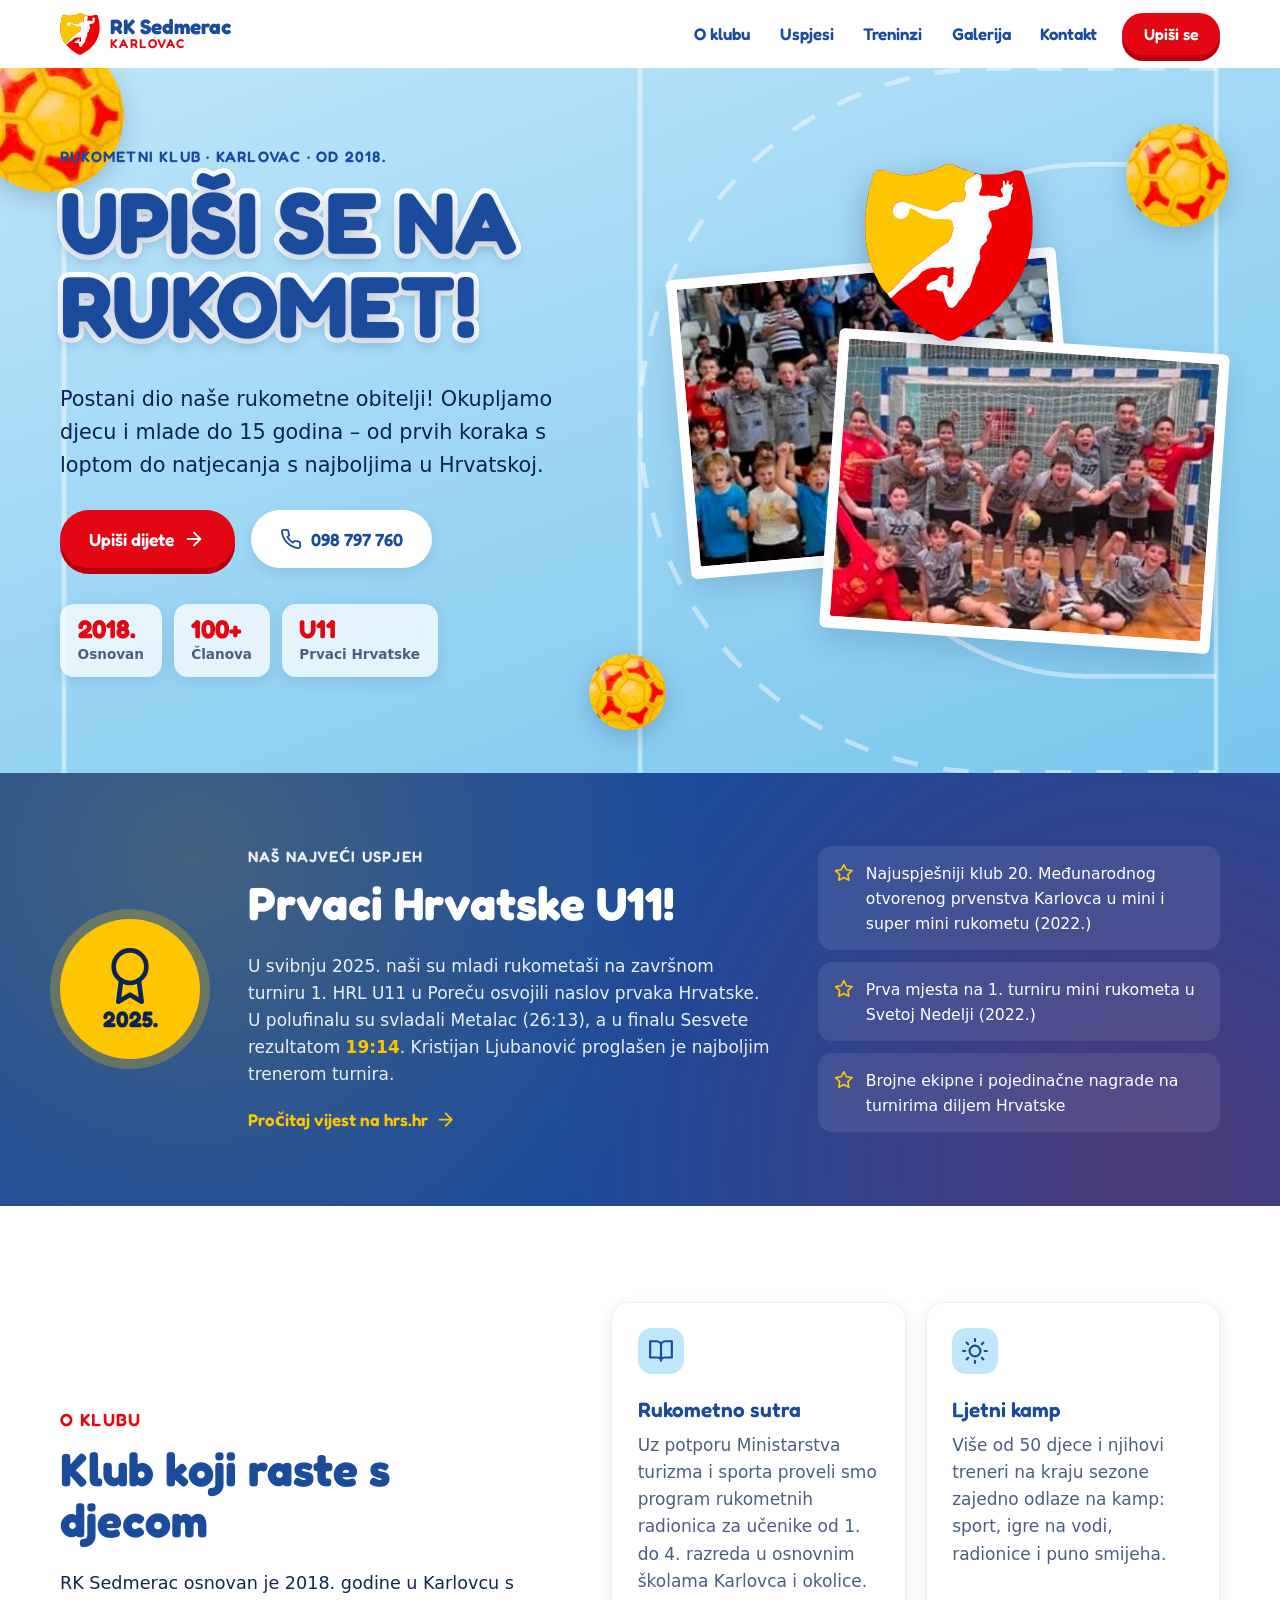
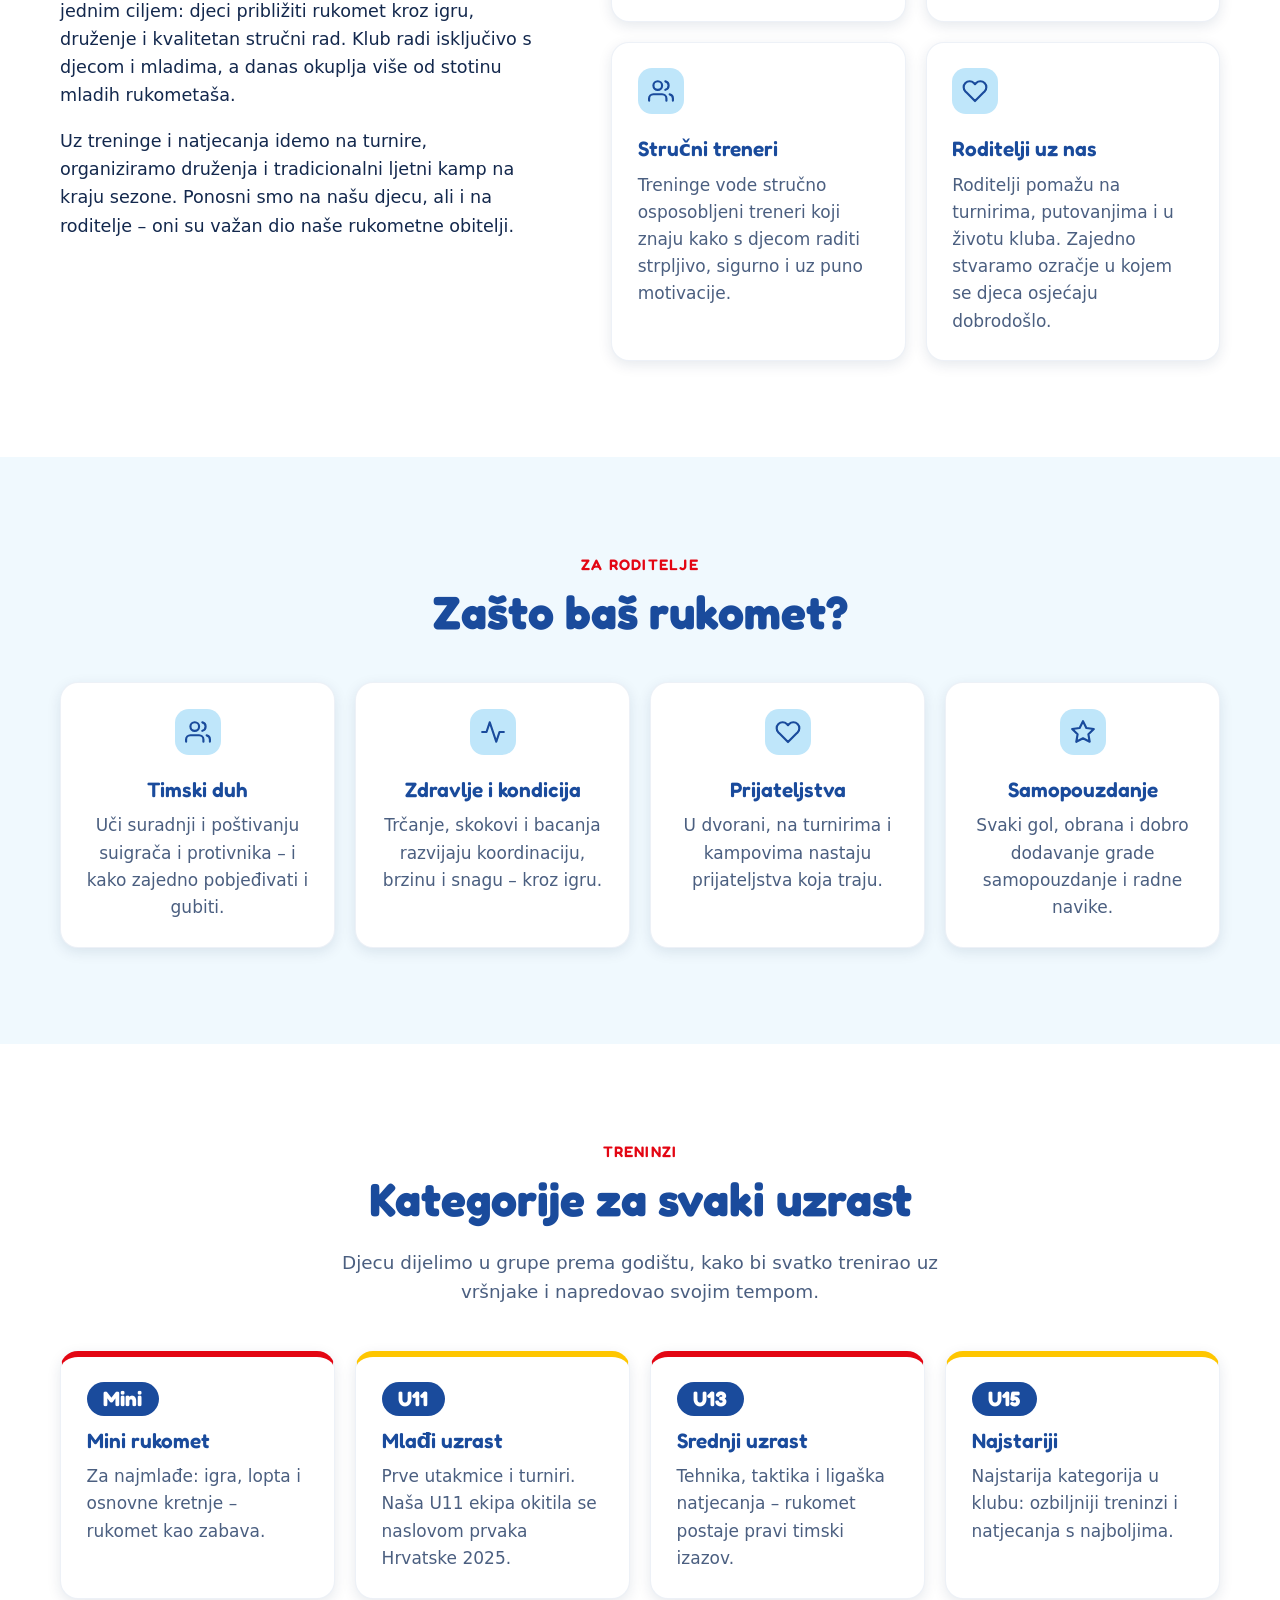
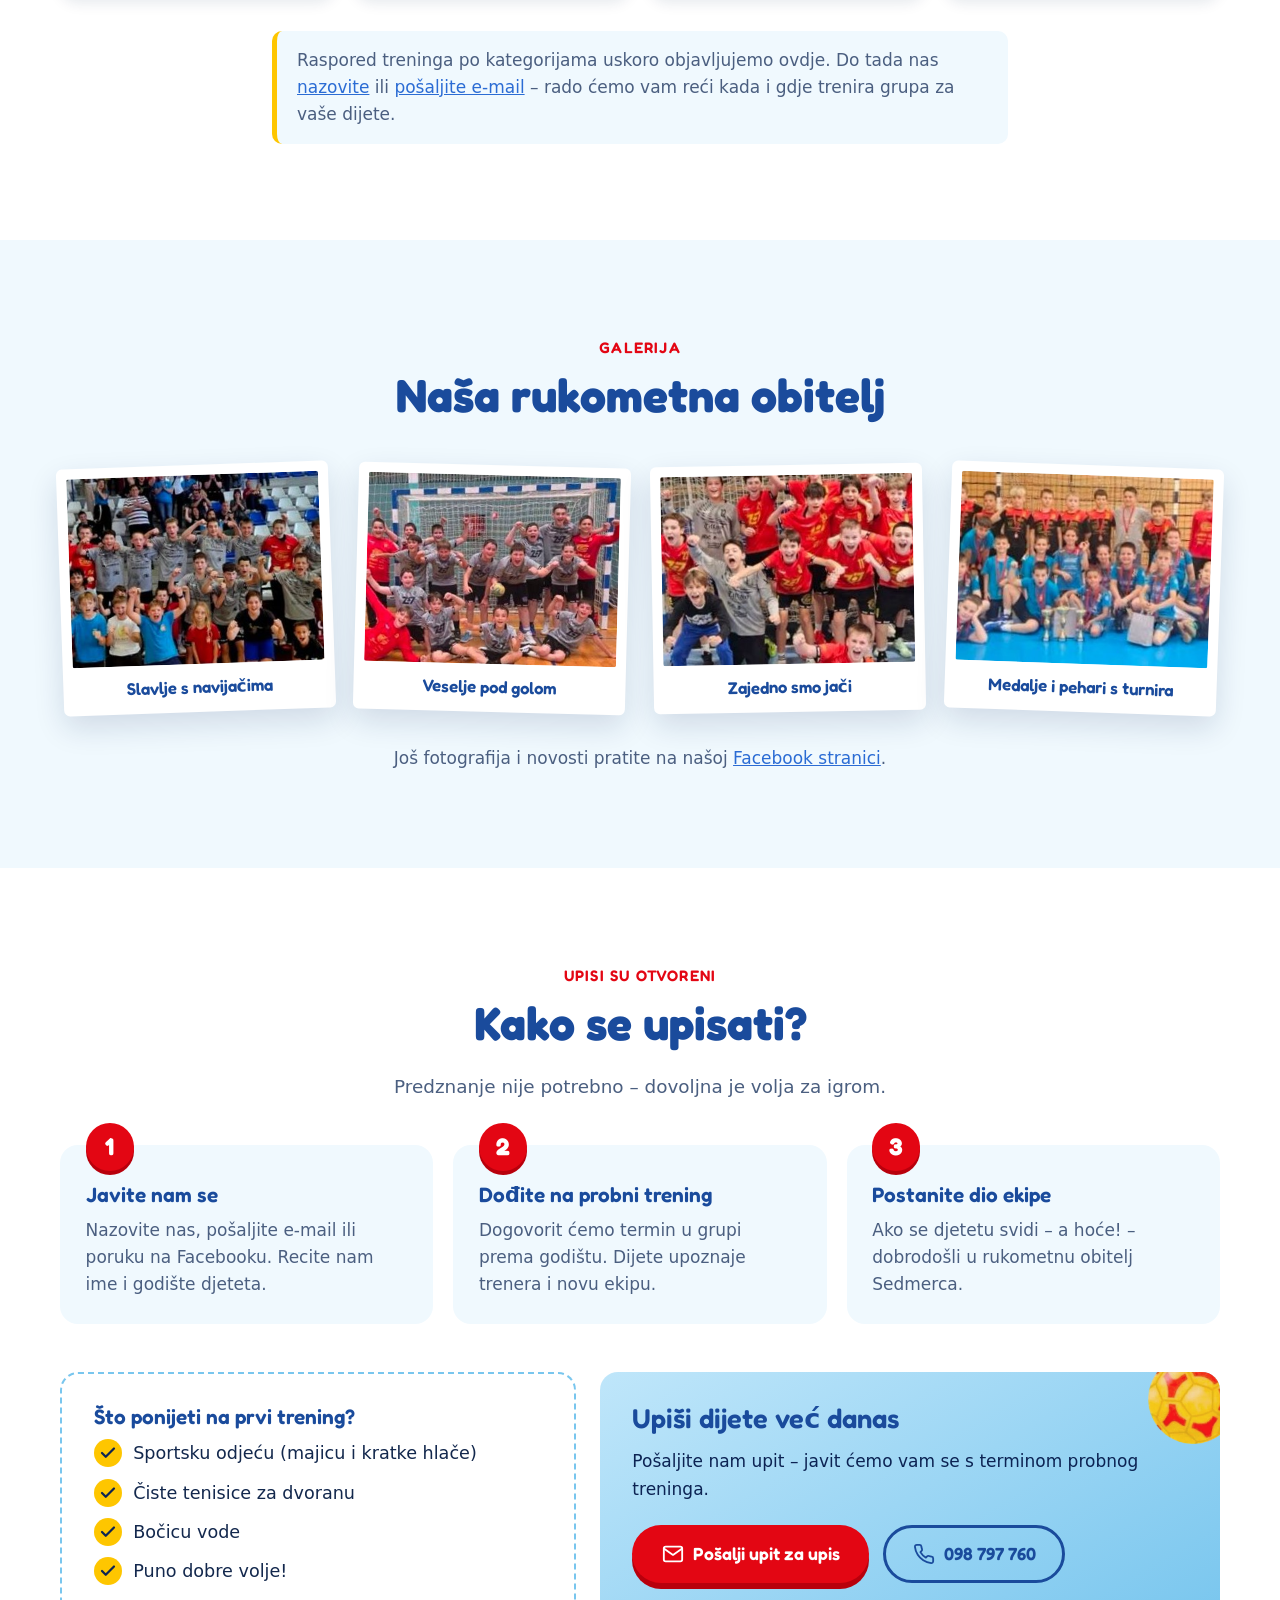
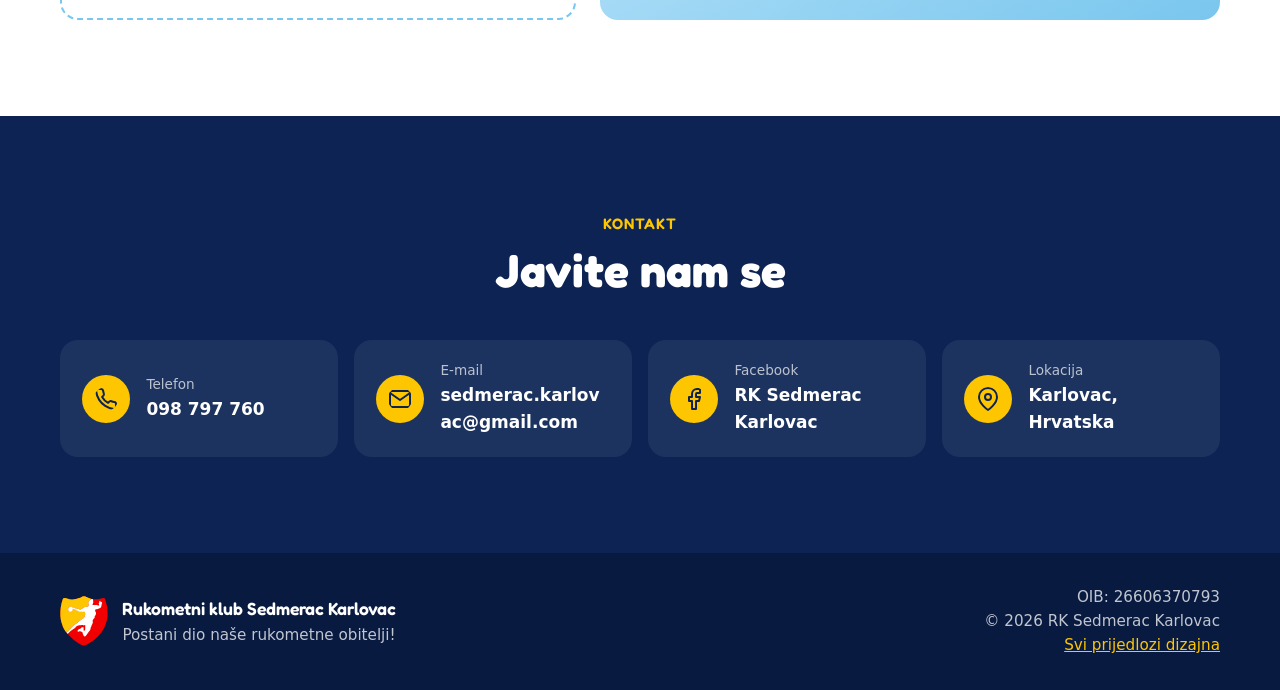
<file: index.html>
<!doctype html>
<html lang="hr">
<head>
  <meta charset="utf-8">
  <meta name="viewport" content="width=device-width, initial-scale=1">
  <title>RK Sedmerac Karlovac – rukometni klub za djecu i mlade</title>
  <meta name="description" content="Rukometni klub Sedmerac iz Karlovca okuplja djecu i mlade do 15 godina. Prvaci Hrvatske U11 2025. Upiši se na rukomet i postani dio naše rukometne obitelji!">
  <meta name="theme-color" content="#1a4b9c">
  <!-- TODO: privremeni pregled – maknuti noindex (i robots.txt) kad stranica ide uživo -->
  <meta name="robots" content="noindex, nofollow">
  <meta property="og:type" content="website">
  <meta property="og:locale" content="hr_HR">
  <meta property="og:title" content="RK Sedmerac Karlovac – upiši se na rukomet!">
  <meta property="og:description" content="Rukometni klub za djecu i mlade iz Karlovca. Postani dio naše rukometne obitelji!">
  <!-- TODO: og:image i og:url trebaju apsolutni URL – dodati kad bude poznata domena -->
  <link rel="icon" href="assets/img/grb.svg" type="image/svg+xml">
  <link rel="apple-touch-icon" href="assets/img/apple-touch-icon.png">
  <link rel="preload" href="assets/fonts/fredoka-latin.woff2" as="font" type="font/woff2" crossorigin>
  <link rel="stylesheet" href="css/styles.css">
  <script src="js/main.js" defer></script>
</head>
<body>
  <svg class="sprite" aria-hidden="true">
    <symbol id="i-phone" viewBox="0 0 24 24"><path d="M22 16.92v3a2 2 0 0 1-2.18 2 19.79 19.79 0 0 1-8.63-3.07 19.5 19.5 0 0 1-6-6 19.79 19.79 0 0 1-3.07-8.67A2 2 0 0 1 4.11 2h3a2 2 0 0 1 2 1.72c.13.96.36 1.9.7 2.81a2 2 0 0 1-.45 2.11L8.09 9.91a16 16 0 0 0 6 6l1.27-1.27a2 2 0 0 1 2.11-.45c.91.34 1.85.57 2.81.7A2 2 0 0 1 22 16.92z"/></symbol>
    <symbol id="i-mail" viewBox="0 0 24 24"><path d="M4 4h16c1.1 0 2 .9 2 2v12c0 1.1-.9 2-2 2H4c-1.1 0-2-.9-2-2V6c0-1.1.9-2 2-2z"/><path d="m22 6-10 7L2 6"/></symbol>
    <symbol id="i-facebook" viewBox="0 0 24 24"><path d="M18 2h-3a5 5 0 0 0-5 5v3H7v4h3v8h4v-8h3l1-4h-4V7a1 1 0 0 1 1-1h3z"/></symbol>
    <symbol id="i-pin" viewBox="0 0 24 24"><path d="M21 10c0 7-9 13-9 13s-9-6-9-13a9 9 0 0 1 18 0z"/><circle cx="12" cy="10" r="3"/></symbol>
    <symbol id="i-award" viewBox="0 0 24 24"><circle cx="12" cy="8" r="7"/><path d="M8.21 13.89 7 23l5-3 5 3-1.21-9.12"/></symbol>
    <symbol id="i-users" viewBox="0 0 24 24"><path d="M17 21v-2a4 4 0 0 0-4-4H5a4 4 0 0 0-4 4v2"/><circle cx="9" cy="7" r="4"/><path d="M23 21v-2a4 4 0 0 0-3-3.87M16 3.13a4 4 0 0 1 0 7.75"/></symbol>
    <symbol id="i-heart" viewBox="0 0 24 24"><path d="M20.84 4.61a5.5 5.5 0 0 0-7.78 0L12 5.67l-1.06-1.06a5.5 5.5 0 0 0-7.78 7.78l1.06 1.06L12 21.23l7.78-7.78 1.06-1.06a5.5 5.5 0 0 0 0-7.78z"/></symbol>
    <symbol id="i-activity" viewBox="0 0 24 24"><path d="M22 12h-4l-3 9L9 3l-3 9H2"/></symbol>
    <symbol id="i-star" viewBox="0 0 24 24"><path d="m12 2 3.09 6.26L22 9.27l-5 4.87 1.18 6.88L12 17.77l-6.18 3.25L7 14.14 2 9.27l6.91-1.01L12 2z"/></symbol>
    <symbol id="i-book" viewBox="0 0 24 24"><path d="M2 3h6a4 4 0 0 1 4 4v14a3 3 0 0 0-3-3H2zM22 3h-6a4 4 0 0 0-4 4v14a3 3 0 0 1 3-3h7z"/></symbol>
    <symbol id="i-sun" viewBox="0 0 24 24"><circle cx="12" cy="12" r="5"/><path d="M12 1v2M12 21v2M4.22 4.22l1.42 1.42M18.36 18.36l1.42 1.42M1 12h2M21 12h2M4.22 19.78l1.42-1.42M18.36 5.64l1.42-1.42"/></symbol>
    <symbol id="i-check" viewBox="0 0 24 24"><path d="M20 6 9 17l-5-5"/></symbol>
    <symbol id="i-arrow" viewBox="0 0 24 24"><path d="M5 12h14M12 5l7 7-7 7"/></symbol>
  </svg>

  <a class="skip-link" href="#sadrzaj">Preskoči na sadržaj</a>

  <header class="site-header" data-header>
    <div class="container header-inner">
      <a class="brand" href="#top" aria-label="RK Sedmerac Karlovac – početna">
        <img src="assets/img/grb.svg" alt="" width="40" height="42">
        <span class="brand-text"><strong>RK Sedmerac</strong><small>Karlovac</small></span>
      </a>
      <button class="nav-toggle" type="button" aria-expanded="false" aria-controls="glavna-navigacija" data-nav-toggle>
        <span class="nav-toggle-bars" aria-hidden="true"></span>
        <span class="visually-hidden">Izbornik</span>
      </button>
      <nav id="glavna-navigacija" class="site-nav" aria-label="Glavna navigacija">
        <ul>
          <li><a href="#o-klubu">O klubu</a></li>
          <li><a href="#uspjesi">Uspjesi</a></li>
          <li><a href="#treninzi">Treninzi</a></li>
          <li><a href="#galerija">Galerija</a></li>
          <li><a href="#kontakt">Kontakt</a></li>
          <li><a class="btn btn-small btn-red" href="#upisi">Upiši se</a></li>
        </ul>
      </nav>
    </div>
  </header>

  <main id="sadrzaj">
    <section class="hero" id="top">
      <svg class="court-lines" viewBox="0 0 400 300" aria-hidden="true" preserveAspectRatio="xMidYMid slice">
        <rect x="20" y="20" width="360" height="260" rx="2"/>
        <path d="M380 70h-40a80 80 0 0 0 0 160h40"/>
        <path d="M380 40h-70a110 110 0 0 0 0 220h70" stroke-dasharray="8 8"/>
        <path d="M200 20v260"/>
      </svg>
      <img class="ball ball-1" src="assets/img/ball.webp" alt="" width="160" height="160">
      <img class="ball ball-2" src="assets/img/ball.webp" alt="" width="110" height="110">
      <img class="ball ball-3" src="assets/img/ball.webp" alt="" width="80" height="80">

      <div class="container hero-inner">
        <div class="hero-copy">
          <p class="eyebrow">Rukometni klub · Karlovac · od 2018.</p>
          <h1 class="hero-title">Upiši se na <span>rukomet!</span></h1>
          <p class="hero-lead">Postani dio naše rukometne obitelji! Okupljamo djecu i mlade do 15 godina – od prvih koraka s loptom do natjecanja s najboljima u Hrvatskoj.</p>
          <div class="hero-actions">
            <a class="btn btn-red" href="#upisi">Upiši dijete <svg class="icon"><use href="#i-arrow"/></svg></a>
            <a class="btn btn-white" href="tel:+38598797760"><svg class="icon"><use href="#i-phone"/></svg> 098 797 760</a>
          </div>
          <dl class="hero-stats">
            <div><dt>Osnovan</dt><dd>2018.</dd></div>
            <div><dt>Članova</dt><dd>100+</dd></div>
            <div><dt>Prvaci Hrvatske</dt><dd>U11</dd></div>
          </dl>
        </div>

        <div class="hero-visual" aria-hidden="true">
          <img class="hero-crest" src="assets/img/grb.svg" alt="" width="200" height="210">
          <figure class="photo photo-back" style="--tilt: -5deg">
            <img src="assets/img/ekipa-tribina.jpg" alt="" width="458" height="262">
          </figure>
          <figure class="photo photo-front" style="--tilt: 4deg; --focus: 70% 50%">
            <img src="assets/img/slavlje-gol.jpg" alt="" width="466" height="290">
          </figure>
        </div>
      </div>
    </section>

    <section class="champions" id="uspjesi" aria-labelledby="uspjesi-naslov">
      <div class="container champions-inner">
        <div class="champions-badge" aria-hidden="true">
          <svg class="icon"><use href="#i-award"/></svg>
          <span>2025.</span>
        </div>
        <div class="champions-copy">
          <p class="eyebrow eyebrow-yellow">Naš najveći uspjeh</p>
          <h2 id="uspjesi-naslov">Prvaci Hrvatske U11!</h2>
          <p>U svibnju 2025. naši su mladi rukometaši na završnom turniru 1. HRL U11 u Poreču osvojili naslov prvaka Hrvatske. U polufinalu su svladali Metalac (26:13), a u finalu Sesvete rezultatom <strong>19:14</strong>. Kristijan Ljubanović proglašen je najboljim trenerom turnira.</p>
          <a class="text-link" href="https://hrs.hr/2025/05/30/zavrsnica-1-hrl-u11-m-sedmerac-karlovac-osvojio-naslov-prvaka-hrvatske/" target="_blank" rel="noopener">Pročitaj vijest na hrs.hr <svg class="icon"><use href="#i-arrow"/></svg></a>
        </div>
        <ul class="champions-list">
          <li><svg class="icon"><use href="#i-star"/></svg> Najuspješniji klub 20. Međunarodnog otvorenog prvenstva Karlovca u mini i super mini rukometu (2022.)</li>
          <li><svg class="icon"><use href="#i-star"/></svg> Prva mjesta na 1. turniru mini rukometa u Svetoj Nedelji (2022.)</li>
          <li><svg class="icon"><use href="#i-star"/></svg> Brojne ekipne i pojedinačne nagrade na turnirima diljem Hrvatske</li>
        </ul>
      </div>
    </section>

    <section class="section" id="o-klubu" aria-labelledby="o-klubu-naslov">
      <div class="container about">
        <div class="about-copy">
          <p class="eyebrow">O klubu</p>
          <h2 id="o-klubu-naslov">Klub koji raste s djecom</h2>
          <p>RK Sedmerac osnovan je 2018. godine u Karlovcu s jednim ciljem: djeci približiti rukomet kroz igru, druženje i kvalitetan stručni rad. Klub radi isključivo s djecom i mladima, a danas okuplja više od stotinu mladih rukometaša.</p>
          <p>Uz treninge i natjecanja idemo na turnire, organiziramo druženja i tradicionalni ljetni kamp na kraju sezone. Ponosni smo na našu djecu, ali i na roditelje – oni su važan dio naše rukometne obitelji.</p>
        </div>
        <ul class="cards cards-2">
          <li class="card">
            <svg class="icon card-icon"><use href="#i-book"/></svg>
            <h3>Rukometno sutra</h3>
            <p>Uz potporu Ministarstva turizma i sporta proveli smo program rukometnih radionica za učenike od 1. do 4. razreda u osnovnim školama Karlovca i okolice.</p>
          </li>
          <li class="card">
            <svg class="icon card-icon"><use href="#i-sun"/></svg>
            <h3>Ljetni kamp</h3>
            <p>Više od 50 djece i njihovi treneri na kraju sezone zajedno odlaze na kamp: sport, igre na vodi, radionice i puno smijeha.</p>
          </li>
          <li class="card">
            <svg class="icon card-icon"><use href="#i-users"/></svg>
            <h3>Stručni treneri</h3>
            <p>Treninge vode stručno osposobljeni treneri koji znaju kako s djecom raditi strpljivo, sigurno i uz puno motivacije.</p>
          </li>
          <li class="card">
            <svg class="icon card-icon"><use href="#i-heart"/></svg>
            <h3>Roditelji uz nas</h3>
            <p>Roditelji pomažu na turnirima, putovanjima i u životu kluba. Zajedno stvaramo ozračje u kojem se djeca osjećaju dobrodošlo.</p>
          </li>
        </ul>
      </div>
    </section>

    <section class="section section-sky" aria-labelledby="zasto-naslov">
      <div class="container">
        <div class="section-head">
          <p class="eyebrow">Za roditelje</p>
          <h2 id="zasto-naslov">Zašto baš rukomet?</h2>
        </div>
        <ul class="cards cards-4">
          <li class="card card-center">
            <svg class="icon card-icon"><use href="#i-users"/></svg>
            <h3>Timski duh</h3>
            <p>Uči suradnji i poštivanju suigrača i protivnika – i kako zajedno pobjeđivati i gubiti.</p>
          </li>
          <li class="card card-center">
            <svg class="icon card-icon"><use href="#i-activity"/></svg>
            <h3>Zdravlje i kondicija</h3>
            <p>Trčanje, skokovi i bacanja razvijaju koordinaciju, brzinu i snagu – kroz igru.</p>
          </li>
          <li class="card card-center">
            <svg class="icon card-icon"><use href="#i-heart"/></svg>
            <h3>Prijateljstva</h3>
            <p>U dvorani, na turnirima i kampovima nastaju prijateljstva koja traju.</p>
          </li>
          <li class="card card-center">
            <svg class="icon card-icon"><use href="#i-star"/></svg>
            <h3>Samopouzdanje</h3>
            <p>Svaki gol, obrana i dobro dodavanje grade samopouzdanje i radne navike.</p>
          </li>
        </ul>
      </div>
    </section>

    <section class="section" id="treninzi" aria-labelledby="treninzi-naslov">
      <div class="container">
        <div class="section-head">
          <p class="eyebrow">Treninzi</p>
          <h2 id="treninzi-naslov">Kategorije za svaki uzrast</h2>
          <p>Djecu dijelimo u grupe prema godištu, kako bi svatko trenirao uz vršnjake i napredovao svojim tempom.</p>
        </div>
        <!-- TODO: dopisati godišta i termine za sezonu 2026./27. kad ih klub potvrdi -->
        <ul class="cards cards-4">
          <li class="card category">
            <span class="category-tag">Mini</span>
            <h3>Mini rukomet</h3>
            <p>Za najmlađe: igra, lopta i osnovne kretnje – rukomet kao zabava.</p>
          </li>
          <li class="card category">
            <span class="category-tag">U11</span>
            <h3>Mlađi uzrast</h3>
            <p>Prve utakmice i turniri. Naša U11 ekipa okitila se naslovom prvaka Hrvatske 2025.</p>
          </li>
          <li class="card category">
            <span class="category-tag">U13</span>
            <h3>Srednji uzrast</h3>
            <p>Tehnika, taktika i ligaška natjecanja – rukomet postaje pravi timski izazov.</p>
          </li>
          <li class="card category">
            <span class="category-tag">U15</span>
            <h3>Najstariji</h3>
            <p>Najstarija kategorija u klubu: ozbiljniji treninzi i natjecanja s najboljima.</p>
          </li>
        </ul>
        <p class="note">Raspored treninga po kategorijama uskoro objavljujemo ovdje. Do tada nas <a href="tel:+38598797760">nazovite</a> ili <a href="mailto:sedmerac.karlovac@gmail.com">pošaljite e-mail</a> – rado ćemo vam reći kada i gdje trenira grupa za vaše dijete.</p>
      </div>
    </section>

    <section class="section section-sky" id="galerija" aria-labelledby="galerija-naslov">
      <div class="container">
        <div class="section-head">
          <p class="eyebrow">Galerija</p>
          <h2 id="galerija-naslov">Naša rukometna obitelj</h2>
        </div>
        <ul class="gallery">
          <li>
            <figure class="photo" style="--tilt: -2deg">
              <img src="assets/img/ekipa-tribina.jpg" alt="Mladi rukometaši RK Sedmerac slave ispred tribine pune navijača" width="458" height="262" loading="lazy">
              <figcaption>Slavlje s navijačima</figcaption>
            </figure>
          </li>
          <li>
            <figure class="photo" style="--tilt: 1.5deg; --focus: 70% 50%">
              <img src="assets/img/slavlje-gol.jpg" alt="Ekipa RK Sedmerac u sivim dresovima slavi ispred rukometnog gola" width="466" height="290" loading="lazy">
              <figcaption>Veselje pod golom</figcaption>
            </figure>
          </li>
          <li>
            <figure class="photo" style="--tilt: -1deg">
              <img src="assets/img/prvaci.jpg" alt="Igrači RK Sedmerac u crvenim dresovima slave u dvorani" width="464" height="253" loading="lazy">
              <figcaption>Zajedno smo jači</figcaption>
            </figure>
          </li>
          <li>
            <figure class="photo" style="--tilt: 2deg">
              <img src="assets/img/turnir-medalje.jpg" alt="Djeca s medaljama i peharima nakon rukometnog turnira" width="430" height="222" loading="lazy">
              <figcaption>Medalje i pehari s turnira</figcaption>
            </figure>
          </li>
        </ul>
        <p class="note note-center">Još fotografija i novosti pratite na našoj <a href="https://www.facebook.com/rksedmerackarlovac/" target="_blank" rel="noopener">Facebook stranici</a>.</p>
      </div>
    </section>

    <section class="section" id="upisi" aria-labelledby="upisi-naslov">
      <div class="container">
        <div class="section-head">
          <p class="eyebrow">Upisi su otvoreni</p>
          <h2 id="upisi-naslov">Kako se upisati?</h2>
          <p>Predznanje nije potrebno – dovoljna je volja za igrom.</p>
        </div>
        <ol class="steps">
          <li class="step">
            <h3>Javite nam se</h3>
            <p>Nazovite nas, pošaljite e-mail ili poruku na Facebooku. Recite nam ime i godište djeteta.</p>
          </li>
          <li class="step">
            <h3>Dođite na probni trening</h3>
            <p>Dogovorit ćemo termin u grupi prema godištu. Dijete upoznaje trenera i novu ekipu.</p>
          </li>
          <li class="step">
            <h3>Postanite dio ekipe</h3>
            <p>Ako se djetetu svidi – a hoće! – dobrodošli u rukometnu obitelj Sedmerca.</p>
          </li>
        </ol>

        <div class="enroll">
          <div class="enroll-bring">
            <h3>Što ponijeti na prvi trening?</h3>
            <ul class="checklist">
              <li><svg class="icon"><use href="#i-check"/></svg> Sportsku odjeću (majicu i kratke hlače)</li>
              <li><svg class="icon"><use href="#i-check"/></svg> Čiste tenisice za dvoranu</li>
              <li><svg class="icon"><use href="#i-check"/></svg> Bočicu vode</li>
              <li><svg class="icon"><use href="#i-check"/></svg> Puno dobre volje!</li>
            </ul>
          </div>
          <div class="enroll-cta">
            <img class="enroll-ball" src="assets/img/ball.webp" alt="" width="90" height="90">
            <h3>Upiši dijete već danas</h3>
            <p>Pošaljite nam upit – javit ćemo vam se s terminom probnog treninga.</p>
            <div class="enroll-actions">
              <a class="btn btn-red" href="mailto:sedmerac.karlovac@gmail.com?subject=Upis%20u%20RK%20Sedmerac&amp;body=Ime%20i%20prezime%20djeteta%3A%20%0D%0AGodi%C5%A1te%3A%20%0D%0AIme%20roditelja%3A%20%0D%0ABroj%20telefona%3A%20%0D%0A"><svg class="icon"><use href="#i-mail"/></svg> Pošalji upit za upis</a>
              <a class="btn btn-outline" href="tel:+38598797760"><svg class="icon"><use href="#i-phone"/></svg> 098 797 760</a>
            </div>
          </div>
        </div>
      </div>
    </section>

    <section class="section section-blue" id="kontakt" aria-labelledby="kontakt-naslov">
      <div class="container">
        <div class="section-head">
          <p class="eyebrow eyebrow-yellow">Kontakt</p>
          <h2 id="kontakt-naslov">Javite nam se</h2>
        </div>
        <ul class="contact">
          <li>
            <a class="contact-item" href="tel:+38598797760">
              <svg class="icon"><use href="#i-phone"/></svg>
              <span><small>Telefon</small>098 797 760</span>
            </a>
          </li>
          <li>
            <a class="contact-item" href="mailto:sedmerac.karlovac@gmail.com">
              <svg class="icon"><use href="#i-mail"/></svg>
              <span><small>E-mail</small>sedmerac.karlovac@gmail.com</span>
            </a>
          </li>
          <li>
            <a class="contact-item" href="https://www.facebook.com/rksedmerackarlovac/" target="_blank" rel="noopener">
              <svg class="icon"><use href="#i-facebook"/></svg>
              <span><small>Facebook</small>RK Sedmerac Karlovac</span>
            </a>
          </li>
          <li>
            <!-- TODO: dodati dvoranu/adresu treninga kad bude potvrđena -->
            <div class="contact-item">
              <svg class="icon"><use href="#i-pin"/></svg>
              <span><small>Lokacija</small>Karlovac, Hrvatska</span>
            </div>
          </li>
        </ul>
      </div>
    </section>
  </main>

  <footer class="site-footer">
    <div class="container footer-inner">
      <div class="footer-brand">
        <img src="assets/img/grb.svg" alt="" width="48" height="50">
        <div>
          <strong>Rukometni klub Sedmerac Karlovac</strong>
          <p>Postani dio naše rukometne obitelji!</p>
        </div>
      </div>
      <p class="footer-meta">OIB: 26606370793<br>© <span data-year>2026</span> RK Sedmerac Karlovac<br>
        <!-- TODO: privremeno – poveznica na drugu verziju dizajna -->
        <a href="prijedlozi/">Svi prijedlozi dizajna</a></p>
    </div>
  </footer>
</body>
</html>
</file>
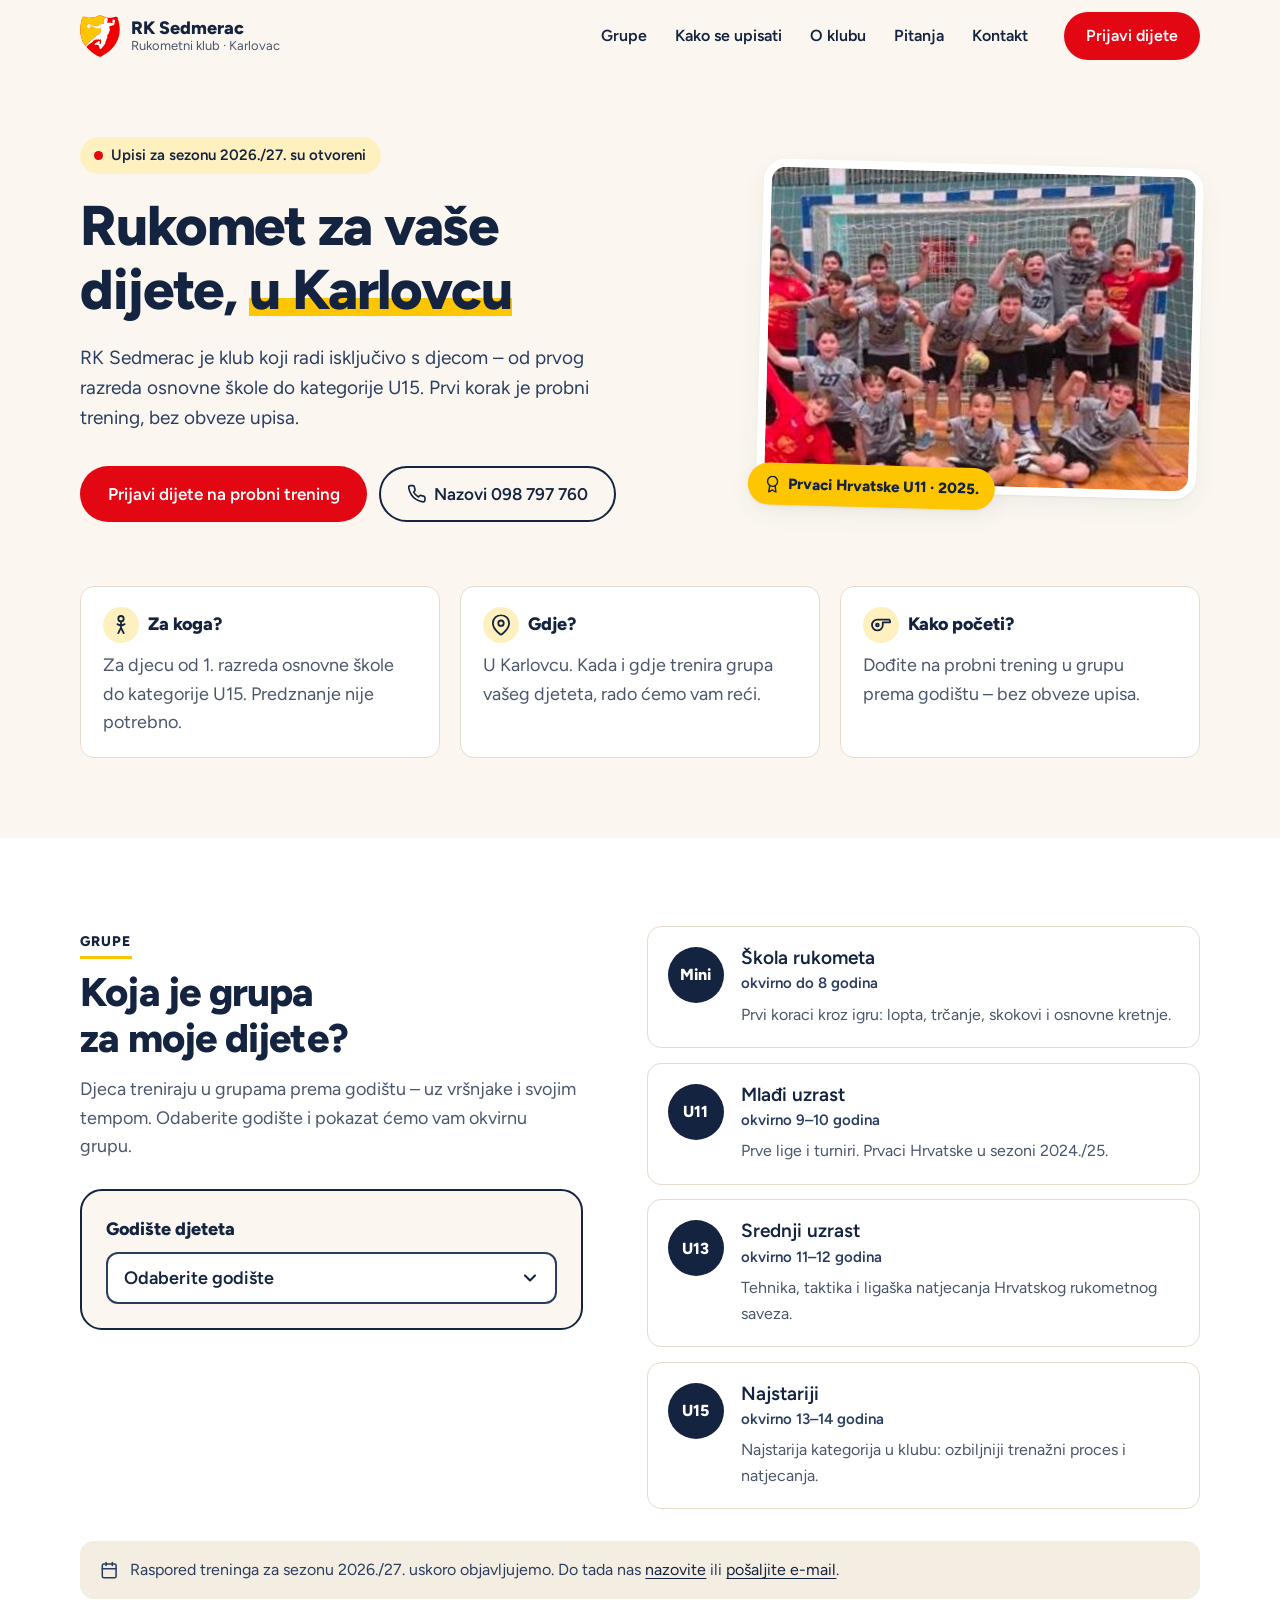
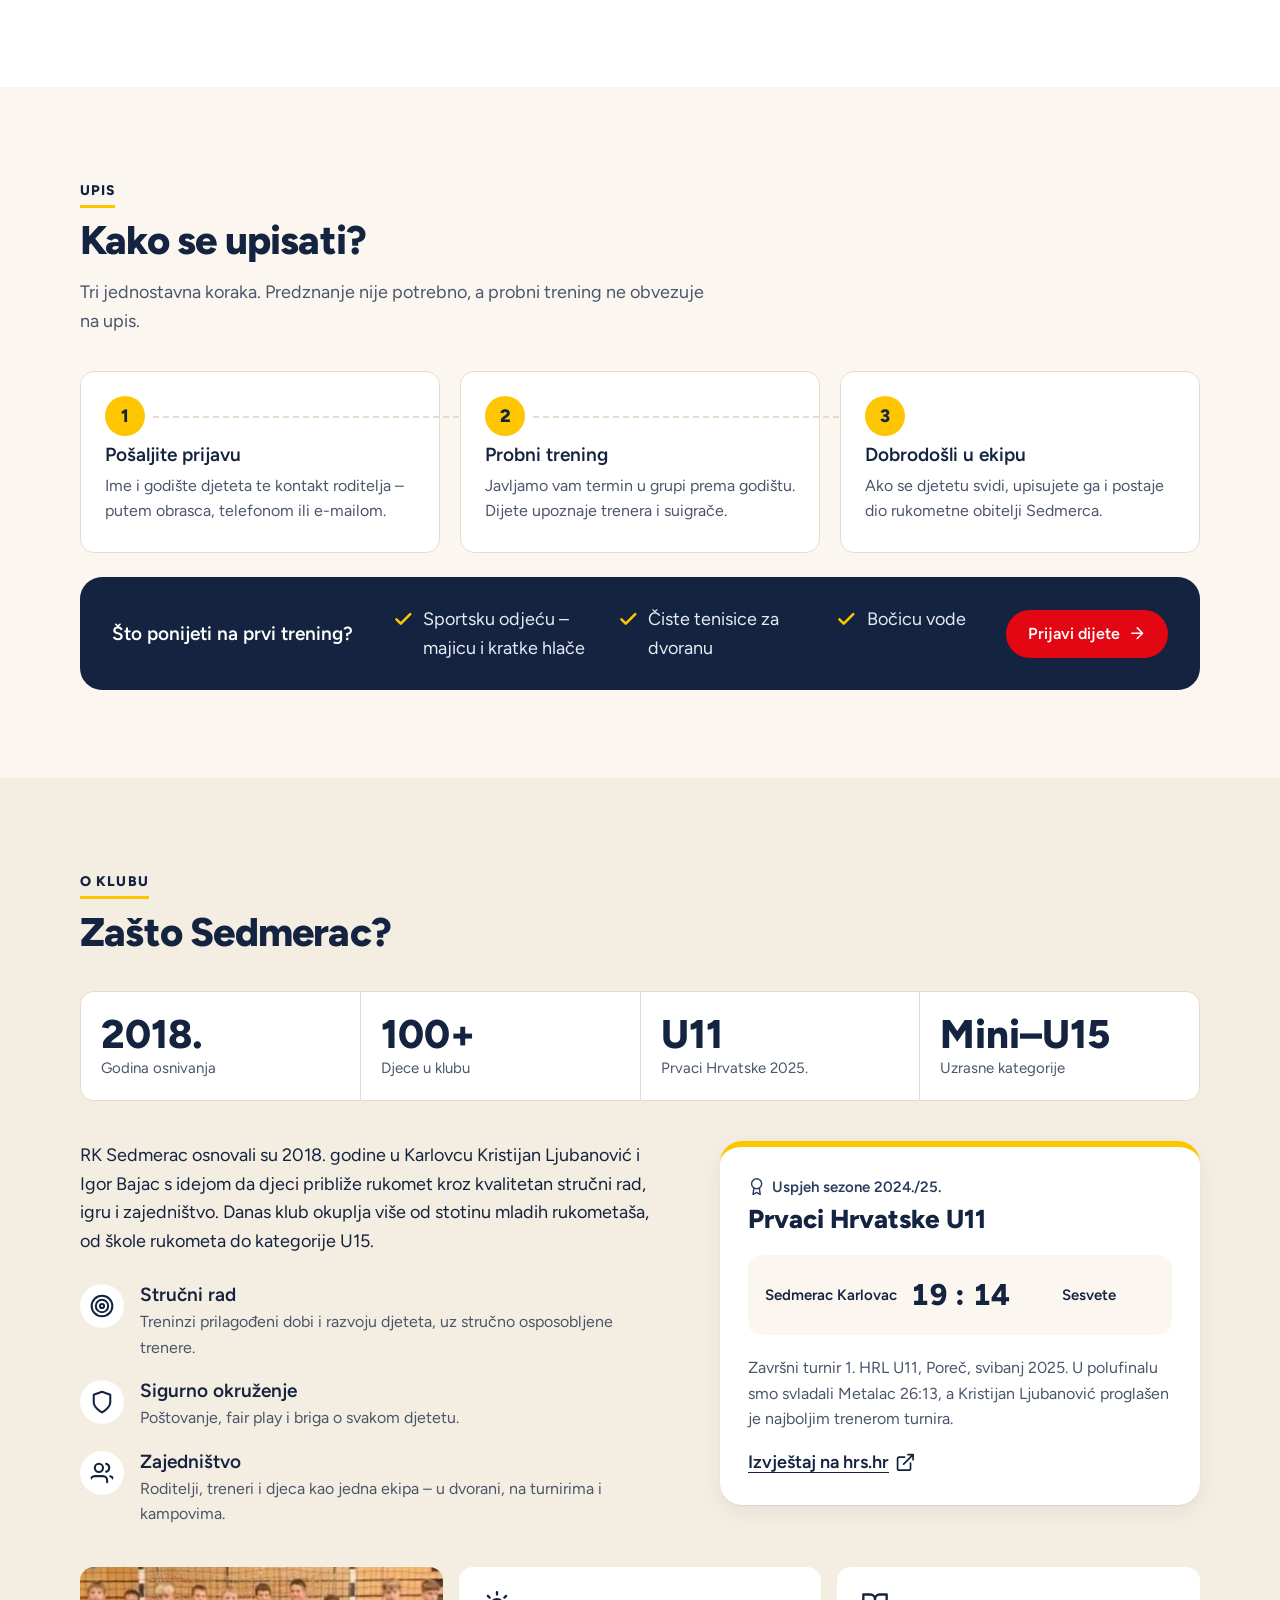
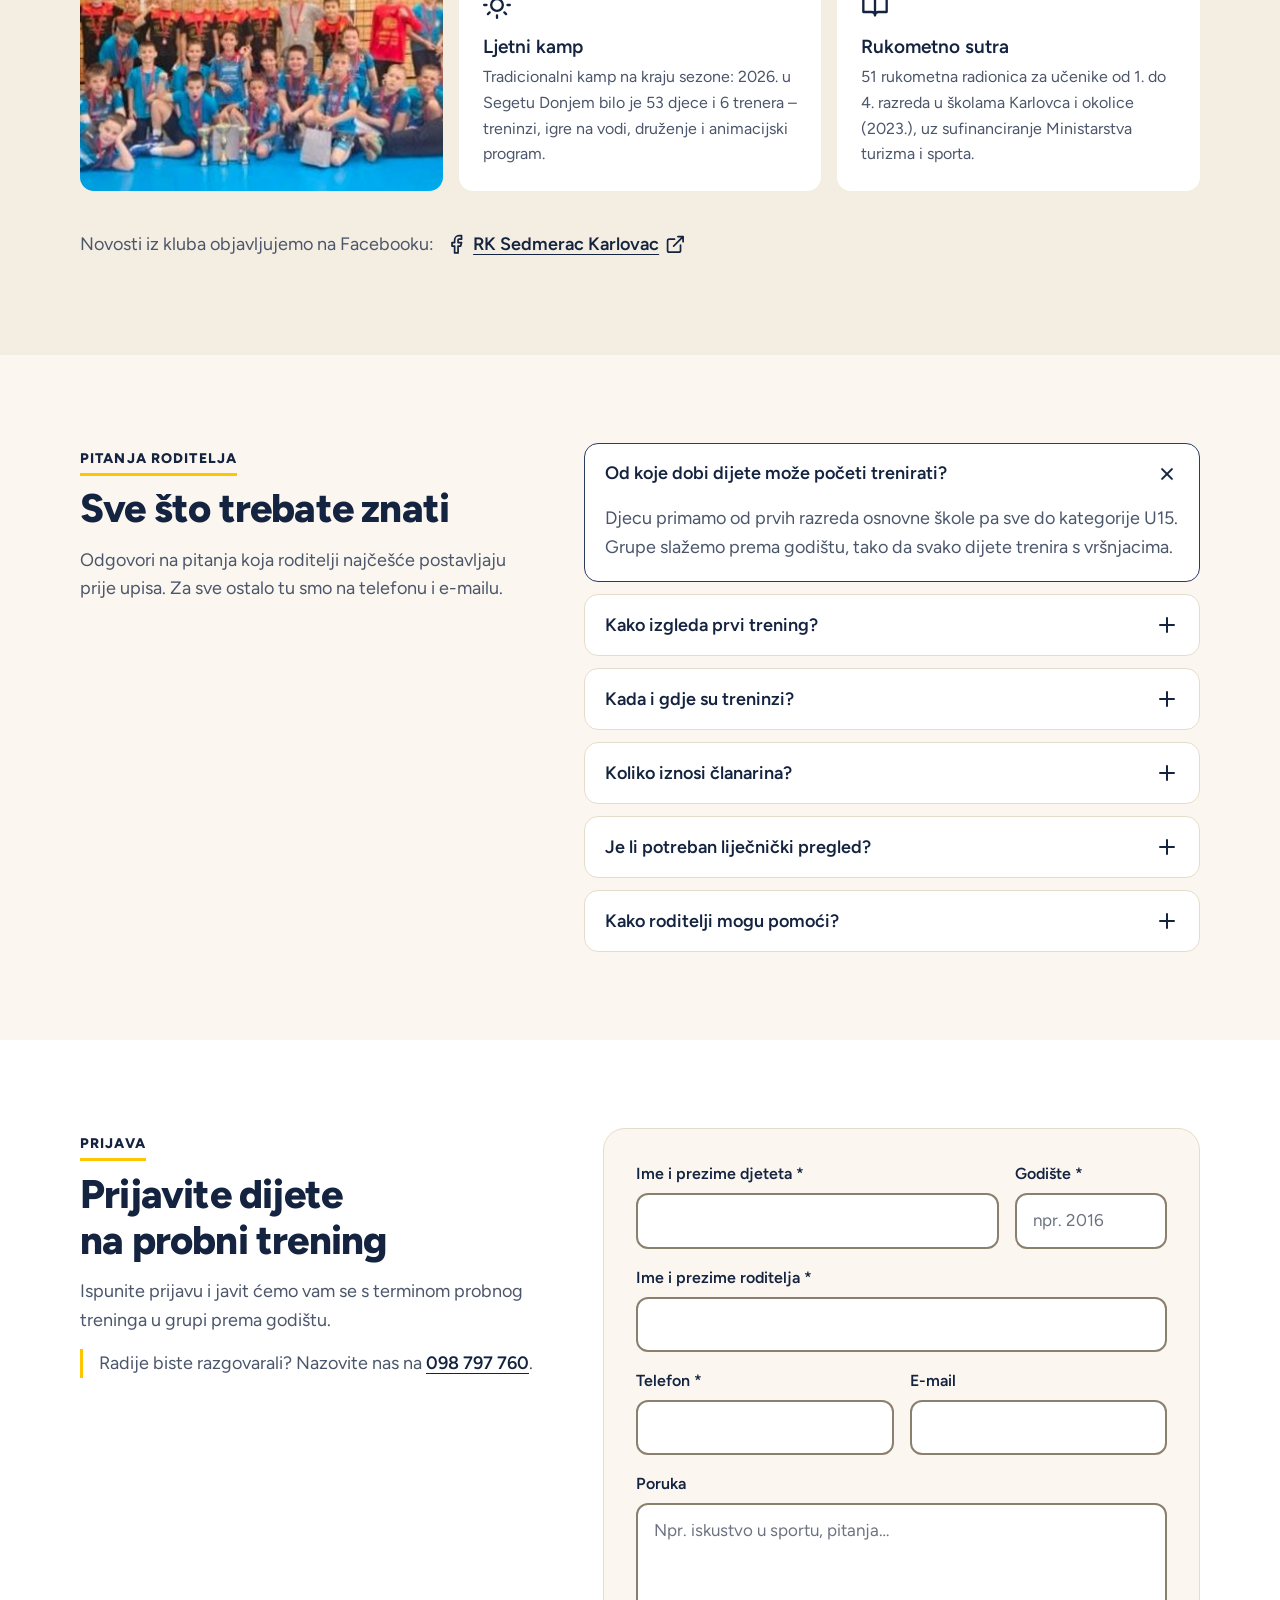
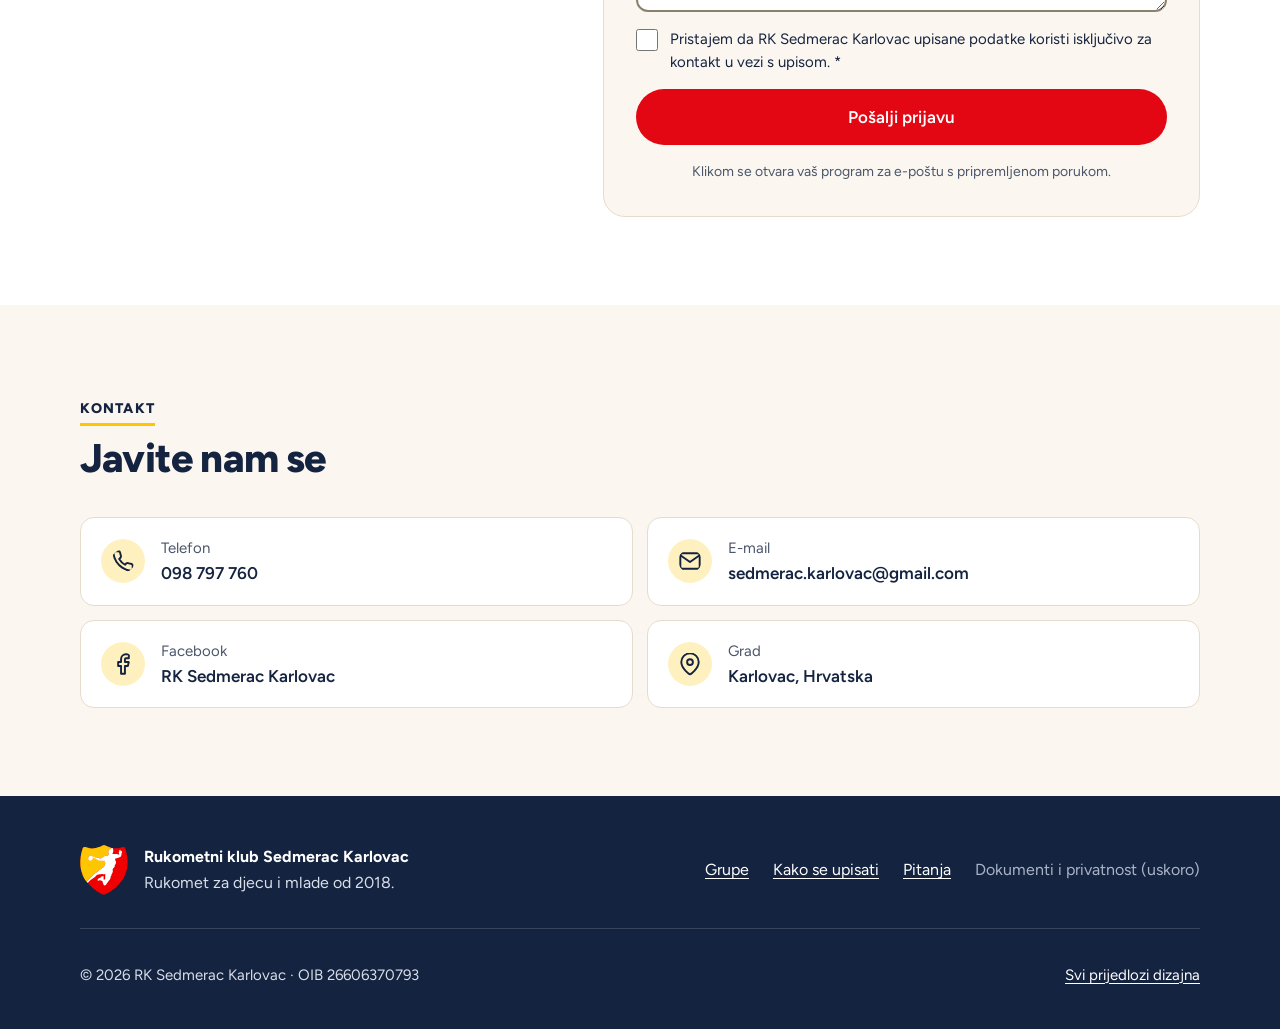
<file: jasna/index.html>
<!doctype html>
<html lang="hr">
<head>
  <meta charset="utf-8">
  <meta name="viewport" content="width=device-width, initial-scale=1">
  <title>RK Sedmerac Karlovac – rukometni klub za djecu i mlade</title>
  <meta name="description" content="Rukometni klub Sedmerac Karlovac: rukomet za djecu od prvog razreda osnovne škole do U15. Probni trening bez obveze upisa. Upisi su otvoreni.">
  <meta name="theme-color" content="#fbf7f0">
  <!-- TODO: privremeni pregled – maknuti noindex kad stranica ide uživo -->
  <meta name="robots" content="noindex, nofollow">
  <meta property="og:type" content="website">
  <meta property="og:locale" content="hr_HR">
  <meta property="og:title" content="RK Sedmerac Karlovac">
  <meta property="og:description" content="Rukometni klub za djecu i mlade iz Karlovca. Prvaci Hrvatske U11 2025.">
  <link rel="icon" href="../assets/img/grb.svg" type="image/svg+xml">
  <link rel="apple-touch-icon" href="../assets/img/apple-touch-icon.png">
  <link rel="preload" href="../assets/fonts/figtree-var-latin.woff2" as="font" type="font/woff2" crossorigin>
  <link rel="stylesheet" href="css/jasna.css">
  <script src="js/jasna.js" defer></script>
  <!-- TODO: kad stranica dobije domenu, dodati "url" i apsolutnu putanju do logotipa -->
  <script type="application/ld+json">
  {
    "@context": "https://schema.org",
    "@type": "SportsOrganization",
    "name": "Rukometni klub Sedmerac Karlovac",
    "alternateName": "RK Sedmerac",
    "sport": "Rukomet",
    "foundingDate": "2018",
    "telephone": "+38598797760",
    "email": "sedmerac.karlovac@gmail.com",
    "logo": "../assets/img/grb.svg",
    "sameAs": ["https://www.facebook.com/rksedmerackarlovac/"],
    "address": { "@type": "PostalAddress", "addressLocality": "Karlovac", "addressCountry": "HR" }
  }
  </script>
</head>
<body>
  <svg class="sprite" aria-hidden="true">
    <symbol id="i-phone" viewBox="0 0 24 24"><path d="M22 16.92v3a2 2 0 0 1-2.18 2 19.79 19.79 0 0 1-8.63-3.07 19.5 19.5 0 0 1-6-6 19.79 19.79 0 0 1-3.07-8.67A2 2 0 0 1 4.11 2h3a2 2 0 0 1 2 1.72c.13.96.36 1.9.7 2.81a2 2 0 0 1-.45 2.11L8.09 9.91a16 16 0 0 0 6 6l1.27-1.27a2 2 0 0 1 2.11-.45c.91.34 1.85.57 2.81.7A2 2 0 0 1 22 16.92z"/></symbol>
    <symbol id="i-mail" viewBox="0 0 24 24"><path d="M4 4h16c1.1 0 2 .9 2 2v12c0 1.1-.9 2-2 2H4c-1.1 0-2-.9-2-2V6c0-1.1.9-2 2-2z"/><path d="m22 6-10 7L2 6"/></symbol>
    <symbol id="i-facebook" viewBox="0 0 24 24"><path d="M18 2h-3a5 5 0 0 0-5 5v3H7v4h3v8h4v-8h3l1-4h-4V7a1 1 0 0 1 1-1h3z"/></symbol>
    <symbol id="i-pin" viewBox="0 0 24 24"><path d="M21 10c0 7-9 13-9 13s-9-6-9-13a9 9 0 0 1 18 0z"/><circle cx="12" cy="10" r="3"/></symbol>
    <symbol id="i-award" viewBox="0 0 24 24"><circle cx="12" cy="8" r="7"/><path d="M8.21 13.89 7 23l5-3 5 3-1.21-9.12"/></symbol>
    <symbol id="i-users" viewBox="0 0 24 24"><path d="M17 21v-2a4 4 0 0 0-4-4H5a4 4 0 0 0-4 4v2"/><circle cx="9" cy="7" r="4"/><path d="M23 21v-2a4 4 0 0 0-3-3.87M16 3.13a4 4 0 0 1 0 7.75"/></symbol>
    <symbol id="i-shield" viewBox="0 0 24 24"><path d="M12 22s8-4 8-10V5l-8-3-8 3v7c0 6 8 10 8 10z"/></symbol>
    <symbol id="i-target" viewBox="0 0 24 24"><circle cx="12" cy="12" r="10"/><circle cx="12" cy="12" r="6"/><circle cx="12" cy="12" r="2"/></symbol>
    <symbol id="i-calendar" viewBox="0 0 24 24"><rect x="3" y="4" width="18" height="18" rx="2"/><path d="M16 2v4M8 2v4M3 10h18"/></symbol>
    <symbol id="i-sun" viewBox="0 0 24 24"><circle cx="12" cy="12" r="5"/><path d="M12 1v2M12 21v2M4.22 4.22l1.42 1.42M18.36 18.36l1.42 1.42M1 12h2M21 12h2M4.22 19.78l1.42-1.42M18.36 5.64l1.42-1.42"/></symbol>
    <symbol id="i-book" viewBox="0 0 24 24"><path d="M2 3h6a4 4 0 0 1 4 4v14a3 3 0 0 0-3-3H2zM22 3h-6a4 4 0 0 0-4 4v14a3 3 0 0 1 3-3h7z"/></symbol>
    <symbol id="i-star" viewBox="0 0 24 24"><path d="m12 2 3.09 6.26L22 9.27l-5 4.87 1.18 6.88L12 17.77l-6.18 3.25L7 14.14 2 9.27l6.91-1.01L12 2z"/></symbol>
    <symbol id="i-arrow" viewBox="0 0 24 24"><path d="M5 12h14M12 5l7 7-7 7"/></symbol>
    <symbol id="i-external" viewBox="0 0 24 24"><path d="M18 13v6a2 2 0 0 1-2 2H5a2 2 0 0 1-2-2V8a2 2 0 0 1 2-2h6M15 3h6v6M10 14 21 3"/></symbol>
    <symbol id="i-plus" viewBox="0 0 24 24"><path d="M12 5v14M5 12h14"/></symbol>
    <symbol id="i-check" viewBox="0 0 24 24"><path d="M20 6 9 17l-5-5"/></symbol>
    <symbol id="i-child" viewBox="0 0 24 24"><circle cx="12" cy="5" r="3"/><path d="M12 8v7M8 11l4 2 4-2M9 21l3-6 3 6"/></symbol>
    <symbol id="i-whistle" viewBox="0 0 24 24"><path d="M2 12a6 6 0 1 0 12 0V9h8V6H8a6 6 0 0 0-6 6z"/><circle cx="8" cy="12" r="1.5"/></symbol>
  </svg>

  <a class="skip-link" href="#sadrzaj">Preskoči na sadržaj</a>

  <header class="header" data-header>
    <div class="container header-inner">
      <a class="brand" href="#top" aria-label="RK Sedmerac Karlovac – početna">
        <img src="../assets/img/grb.svg" alt="" width="40" height="42">
        <span class="brand-text"><strong>RK Sedmerac</strong><small>Rukometni klub · Karlovac</small></span>
      </a>
      <button class="nav-toggle" type="button" aria-expanded="false" aria-controls="nav" data-nav-toggle>
        <span class="nav-toggle-bars" aria-hidden="true"></span>
        <span class="visually-hidden">Izbornik</span>
      </button>
      <nav id="nav" class="nav" aria-label="Glavna navigacija">
        <ul>
          <li><a href="#grupe">Grupe</a></li>
          <li><a href="#upis">Kako se upisati</a></li>
          <li><a href="#klub">O klubu</a></li>
          <li><a href="#pitanja">Pitanja</a></li>
          <li><a href="#kontakt">Kontakt</a></li>
        </ul>
        <a class="btn btn-primary" href="#prijava">Prijavi dijete</a>
      </nav>
    </div>
  </header>

  <main id="sadrzaj">
    <section class="hero" id="top" aria-labelledby="hero-naslov">
      <div class="container hero-grid">
        <div class="hero-copy">
          <p class="badge"><span class="badge-dot" aria-hidden="true"></span> Upisi za sezonu 2026./27. su otvoreni</p>
          <h1 id="hero-naslov">Rukomet za vaše dijete, <span class="mark">u Karlovcu</span></h1>
          <p class="lead">RK Sedmerac je klub koji radi isključivo s djecom – od prvog razreda osnovne škole do kategorije U15. Prvi korak je probni trening, bez obveze upisa.</p>
          <div class="hero-actions">
            <a class="btn btn-primary btn-lg" href="#prijava">Prijavi dijete na probni trening</a>
            <a class="btn btn-outline btn-lg" href="tel:+38598797760"><svg class="icon"><use href="#i-phone"/></svg> Nazovi 098 797 760</a>
          </div>
        </div>
        <div class="hero-photo">
          <img src="../assets/img/slavlje-gol.jpg" alt="Mladi rukometaši RK Sedmerac slave ispred gola" width="466" height="290" fetchpriority="high">
          <p class="sticker"><svg class="icon"><use href="#i-award"/></svg> Prvaci Hrvatske U11 · 2025.</p>
        </div>
      </div>

      <div class="container">
        <dl class="quick">
          <div>
            <dt><svg class="icon"><use href="#i-child"/></svg> Za koga?</dt>
            <dd>Za djecu od 1. razreda osnovne škole do kategorije U15. Predznanje nije potrebno.</dd>
          </div>
          <div>
            <dt><svg class="icon"><use href="#i-pin"/></svg> Gdje?</dt>
            <dd>U Karlovcu. Kada i gdje trenira grupa vašeg djeteta, rado ćemo vam reći.</dd>
          </div>
          <div>
            <dt><svg class="icon"><use href="#i-whistle"/></svg> Kako početi?</dt>
            <dd>Dođite na probni trening u grupu prema godištu – bez obveze upisa.</dd>
          </div>
        </dl>
      </div>
    </section>

    <section class="section section-paper" id="grupe" aria-labelledby="grupe-naslov">
      <div class="container groups">
        <div class="groups-intro">
          <p class="eyebrow">Grupe</p>
          <h2 id="grupe-naslov">Koja je grupa za moje dijete?</h2>
          <p>Djeca treniraju u grupama prema godištu – uz vršnjake i svojim tempom. Odaberite godište i pokazat ćemo vam okvirnu grupu.</p>

          <!-- TODO: klub mora potvrditi raspodjelu godišta po grupama za sezonu 2026./27. (vidi i js/jasna.js) -->
          <div class="finder" data-finder hidden>
            <label for="finder-godiste">Godište djeteta</label>
            <select id="finder-godiste" data-finder-select>
              <option value="">Odaberite godište</option>
              <option>2021</option>
              <option>2020</option>
              <option>2019</option>
              <option>2018</option>
              <option>2017</option>
              <option>2016</option>
              <option>2015</option>
              <option>2014</option>
              <option>2013</option>
              <option>2012</option>
              <option>2011</option>
            </select>
            <div class="finder-result" aria-live="polite" data-finder-result></div>
          </div>
        </div>

        <!-- TODO: godišta, termini, dvorane i treneri po kategoriji za sezonu 2026./27. -->
        <ul class="group-list" data-group-list>
          <li class="group" data-group="mini">
            <span class="group-code">Mini</span>
            <div>
              <h3>Škola rukometa</h3>
              <p class="group-age">okvirno do 8 godina</p>
              <p>Prvi koraci kroz igru: lopta, trčanje, skokovi i osnovne kretnje.</p>
            </div>
          </li>
          <li class="group" data-group="u11">
            <span class="group-code">U11</span>
            <div>
              <h3>Mlađi uzrast</h3>
              <p class="group-age">okvirno 9–10 godina</p>
              <p>Prve lige i turniri. Prvaci Hrvatske u sezoni 2024./25.</p>
            </div>
          </li>
          <li class="group" data-group="u13">
            <span class="group-code">U13</span>
            <div>
              <h3>Srednji uzrast</h3>
              <p class="group-age">okvirno 11–12 godina</p>
              <p>Tehnika, taktika i ligaška natjecanja Hrvatskog rukometnog saveza.</p>
            </div>
          </li>
          <li class="group" data-group="u15">
            <span class="group-code">U15</span>
            <div>
              <h3>Najstariji</h3>
              <p class="group-age">okvirno 13–14 godina</p>
              <p>Najstarija kategorija u klubu: ozbiljniji trenažni proces i natjecanja.</p>
            </div>
          </li>
        </ul>
      </div>
      <div class="container">
        <p class="note"><svg class="icon"><use href="#i-calendar"/></svg> <span>Raspored treninga za sezonu 2026./27. uskoro objavljujemo. Do tada nas <a href="tel:+38598797760">nazovite</a> ili <a href="mailto:sedmerac.karlovac@gmail.com">pošaljite e-mail</a>.</span></p>
      </div>
    </section>

    <section class="section" id="upis" aria-labelledby="upis-naslov">
      <div class="container">
        <div class="section-head">
          <p class="eyebrow">Upis</p>
          <h2 id="upis-naslov">Kako se upisati?</h2>
          <p>Tri jednostavna koraka. Predznanje nije potrebno, a probni trening ne obvezuje na upis.</p>
        </div>
        <ol class="steps">
          <li>
            <h3>Pošaljite prijavu</h3>
            <p>Ime i godište djeteta te kontakt roditelja – putem obrasca, telefonom ili e-mailom.</p>
          </li>
          <li>
            <h3>Probni trening</h3>
            <p>Javljamo vam termin u grupi prema godištu. Dijete upoznaje trenera i suigrače.</p>
          </li>
          <li>
            <h3>Dobrodošli u ekipu</h3>
            <p>Ako se djetetu svidi, upisujete ga i postaje dio rukometne obitelji Sedmerca.</p>
          </li>
        </ol>
        <div class="bring">
          <h3>Što ponijeti na prvi trening?</h3>
          <ul class="checks">
            <li><svg class="icon"><use href="#i-check"/></svg> Sportsku odjeću – majicu i kratke hlače</li>
            <li><svg class="icon"><use href="#i-check"/></svg> Čiste tenisice za dvoranu</li>
            <li><svg class="icon"><use href="#i-check"/></svg> Bočicu vode</li>
          </ul>
          <a class="btn btn-primary" href="#prijava">Prijavi dijete <svg class="icon"><use href="#i-arrow"/></svg></a>
        </div>
      </div>
    </section>

    <section class="section section-sand" id="klub" aria-labelledby="klub-naslov">
      <div class="container">
        <div class="section-head">
          <p class="eyebrow">O klubu</p>
          <h2 id="klub-naslov">Zašto Sedmerac?</h2>
        </div>

        <dl class="facts">
          <div><dt>Godina osnivanja</dt><dd>2018.</dd></div>
          <div><dt>Djece u klubu</dt><dd>100+</dd></div>
          <div><dt>Prvaci Hrvatske 2025.</dt><dd>U11</dd></div>
          <div><dt>Uzrasne kategorije</dt><dd>Mini–U15</dd></div>
        </dl>

        <div class="about">
          <div class="about-copy">
            <p>RK Sedmerac osnovali su 2018. godine u Karlovcu Kristijan Ljubanović i Igor Bajac s idejom da djeci približe rukomet kroz kvalitetan stručni rad, igru i zajedništvo. Danas klub okuplja više od stotinu mladih rukometaša, od škole rukometa do kategorije U15.</p>
            <ul class="values">
              <li><svg class="icon"><use href="#i-target"/></svg><div><h3>Stručni rad</h3><p>Treninzi prilagođeni dobi i razvoju djeteta, uz stručno osposobljene trenere.</p></div></li>
              <li><svg class="icon"><use href="#i-shield"/></svg><div><h3>Sigurno okruženje</h3><p>Poštovanje, fair play i briga o svakom djetetu.</p></div></li>
              <li><svg class="icon"><use href="#i-users"/></svg><div><h3>Zajedništvo</h3><p>Roditelji, treneri i djeca kao jedna ekipa – u dvorani, na turnirima i kampovima.</p></div></li>
            </ul>
          </div>

          <article class="champion" aria-labelledby="prvaci-naslov">
            <p class="champion-tag"><svg class="icon"><use href="#i-award"/></svg> Uspjeh sezone 2024./25.</p>
            <h3 id="prvaci-naslov">Prvaci Hrvatske U11</h3>
            <div class="champion-score" role="group" aria-label="Finale: Sedmerac Karlovac – Sesvete 19:14">
              <span class="champion-team">Sedmerac Karlovac</span>
              <span class="champion-result">19 : 14</span>
              <span class="champion-team">Sesvete</span>
            </div>
            <p>Završni turnir 1. HRL U11, Poreč, svibanj 2025. U polufinalu smo svladali Metalac 26:13, a Kristijan Ljubanović proglašen je najboljim trenerom turnira.</p>
            <a class="link" href="https://hrs.hr/2025/05/30/zavrsnica-1-hrl-u11-m-sedmerac-karlovac-osvojio-naslov-prvaka-hrvatske/" target="_blank" rel="noopener">Izvještaj na hrs.hr <svg class="icon"><use href="#i-external"/></svg></a>
          </article>
        </div>

        <div class="more">
          <figure class="more-photo">
            <img src="../assets/img/turnir-medalje.jpg" alt="Djeca s medaljama i peharima nakon rukometnog turnira" width="430" height="222" loading="lazy">
          </figure>
          <article class="more-card">
            <svg class="icon more-icon"><use href="#i-sun"/></svg>
            <h3>Ljetni kamp</h3>
            <p>Tradicionalni kamp na kraju sezone: 2026. u Segetu Donjem bilo je 53 djece i 6 trenera – treninzi, igre na vodi, druženje i animacijski program.</p>
          </article>
          <article class="more-card">
            <svg class="icon more-icon"><use href="#i-book"/></svg>
            <h3>Rukometno sutra</h3>
            <p>51 rukometna radionica za učenike od 1. do 4. razreda u školama Karlovca i okolice (2023.), uz sufinanciranje Ministarstva turizma i sporta.</p>
          </article>
        </div>

        <p class="news-link">
          <!-- TODO: zamijeniti vlastitim novostima kad se uvede CMS -->
          Novosti iz kluba objavljujemo na Facebooku:
          <a class="link" href="https://www.facebook.com/rksedmerackarlovac/" target="_blank" rel="noopener"><svg class="icon"><use href="#i-facebook"/></svg> RK Sedmerac Karlovac <svg class="icon"><use href="#i-external"/></svg></a>
        </p>
      </div>
    </section>

    <section class="section" id="pitanja" aria-labelledby="pitanja-naslov">
      <div class="container faq-wrap">
        <div class="section-head">
          <p class="eyebrow">Pitanja roditelja</p>
          <h2 id="pitanja-naslov">Sve što trebate znati</h2>
          <p>Odgovori na pitanja koja roditelji najčešće postavljaju prije upisa. Za sve ostalo tu smo na telefonu i e-mailu.</p>
        </div>
        <div class="faq">
          <details name="faq" open>
            <summary>Od koje dobi dijete može početi trenirati?<svg class="icon"><use href="#i-plus"/></svg></summary>
            <p>Djecu primamo od prvih razreda osnovne škole pa sve do kategorije U15. Grupe slažemo prema godištu, tako da svako dijete trenira s vršnjacima.</p>
          </details>
          <details name="faq">
            <summary>Kako izgleda prvi trening?<svg class="icon"><use href="#i-plus"/></svg></summary>
            <p>Dijete dolazi na probni trening u grupu svoje dobi, upoznaje trenera i suigrače te isproba rukomet – bez obveze upisa.</p>
          </details>
          <details name="faq">
            <summary>Kada i gdje su treninzi?<svg class="icon"><use href="#i-plus"/></svg></summary>
            <!-- TODO: upisati termine i dvorane po grupama kad ih klub potvrdi -->
            <p>Raspored treninga za sezonu 2026./27. uskoro objavljujemo. Do tada nas nazovite na 098 797 760 i reći ćemo vam kada i gdje trenira grupa vašeg djeteta.</p>
          </details>
          <details name="faq">
            <summary>Koliko iznosi članarina?<svg class="icon"><use href="#i-plus"/></svg></summary>
            <!-- TODO: upisati mjesečni iznos, popuste za braću/sestre i način plaćanja -->
            <p>Informacije o mjesečnoj članarini i načinu plaćanja dobit ćete pri upisu ili telefonom na 098 797 760.</p>
          </details>
          <details name="faq">
            <summary>Je li potreban liječnički pregled?<svg class="icon"><use href="#i-plus"/></svg></summary>
            <p>Za nastup na natjecanjima djeca trebaju važeći sportsko-liječnički pregled. Klub će vas uputiti kada i gdje ga obaviti.</p>
          </details>
          <details name="faq">
            <summary>Kako roditelji mogu pomoći?<svg class="icon"><use href="#i-plus"/></svg></summary>
            <ul class="checks">
              <li><svg class="icon"><use href="#i-check"/></svg> Navijajte pozitivno, a treniranje prepustite trenerima.</li>
              <li><svg class="icon"><use href="#i-check"/></svg> Poštujte suce, protivnike i njihove roditelje.</li>
              <li><svg class="icon"><use href="#i-check"/></svg> Hvalite trud, a ne samo rezultat.</li>
              <li><svg class="icon"><use href="#i-check"/></svg> Izostanak s treninga javite treneru na vrijeme.</li>
            </ul>
          </details>
        </div>
      </div>
    </section>

    <section class="section section-paper" id="prijava" aria-labelledby="prijava-naslov">
      <div class="container enroll">
        <div class="enroll-copy">
          <p class="eyebrow">Prijava</p>
          <h2 id="prijava-naslov">Prijavite dijete na probni trening</h2>
          <p>Ispunite prijavu i javit ćemo vam se s terminom probnog treninga u grupi prema godištu.</p>
          <p class="enroll-alt">Radije biste razgovarali? Nazovite nas na <a href="tel:+38598797760">098 797 760</a>.</p>
        </div>
        <!-- TODO: kad klub odabere platformu (Formspree, Relago, Sportimus…), slati prijavu izravno umjesto e-mailom -->
        <form class="enroll-form" action="mailto:sedmerac.karlovac@gmail.com?subject=Prijava%20za%20probni%20trening" method="post" enctype="text/plain" data-enroll-form>
          <div class="field-row">
            <label class="field">
              <span>Ime i prezime djeteta *</span>
              <input name="dijete" type="text" autocomplete="off" required>
            </label>
            <label class="field field-short">
              <span>Godište *</span>
              <input name="godiste" type="number" inputmode="numeric" min="2008" max="2022" placeholder="npr. 2016" required data-enroll-year>
            </label>
          </div>
          <label class="field">
            <span>Ime i prezime roditelja *</span>
            <input name="roditelj" type="text" autocomplete="name" required>
          </label>
          <div class="field-row">
            <label class="field">
              <span>Telefon *</span>
              <input name="telefon" type="tel" autocomplete="tel" required>
            </label>
            <label class="field">
              <span>E-mail</span>
              <input name="email" type="email" autocomplete="email">
            </label>
          </div>
          <label class="field">
            <span>Poruka</span>
            <textarea name="poruka" rows="3" placeholder="Npr. iskustvo u sportu, pitanja…"></textarea>
          </label>
          <label class="consent">
            <input type="checkbox" name="privola" required>
            <span>Pristajem da RK Sedmerac Karlovac upisane podatke koristi isključivo za kontakt u vezi s upisom. *</span>
          </label>
          <button class="btn btn-primary btn-lg btn-block" type="submit">Pošalji prijavu</button>
          <p class="form-hint">Klikom se otvara vaš program za e-poštu s pripremljenom porukom.</p>
        </form>
      </div>
    </section>

    <section class="section" id="kontakt" aria-labelledby="kontakt-naslov">
      <div class="container">
        <div class="section-head">
          <p class="eyebrow">Kontakt</p>
          <h2 id="kontakt-naslov">Javite nam se</h2>
        </div>
        <ul class="contact">
          <li>
            <a class="contact-card" href="tel:+38598797760">
              <svg class="icon"><use href="#i-phone"/></svg>
              <span class="contact-label">Telefon</span>
              <strong>098 797 760</strong>
            </a>
          </li>
          <li>
            <a class="contact-card" href="mailto:sedmerac.karlovac@gmail.com">
              <svg class="icon"><use href="#i-mail"/></svg>
              <span class="contact-label">E-mail</span>
              <strong>sedmerac.karlovac<wbr>@gmail.com</strong>
            </a>
          </li>
          <li>
            <a class="contact-card" href="https://www.facebook.com/rksedmerackarlovac/" target="_blank" rel="noopener">
              <svg class="icon"><use href="#i-facebook"/></svg>
              <span class="contact-label">Facebook</span>
              <strong>RK Sedmerac Karlovac</strong>
            </a>
          </li>
          <li>
            <div class="contact-card">
              <svg class="icon"><use href="#i-pin"/></svg>
              <span class="contact-label">Grad</span>
              <strong>Karlovac, Hrvatska</strong>
            </div>
          </li>
        </ul>
      </div>
    </section>
  </main>

  <footer class="footer">
    <div class="container footer-inner">
      <div class="footer-brand">
        <img src="../assets/img/grb.svg" alt="" width="48" height="50">
        <p><strong>Rukometni klub Sedmerac Karlovac</strong><br>Rukomet za djecu i mlade od 2018.</p>
      </div>
      <ul class="footer-links">
        <li><a href="#grupe">Grupe</a></li>
        <li><a href="#upis">Kako se upisati</a></li>
        <li><a href="#pitanja">Pitanja</a></li>
        <!-- TODO: stranica s dokumentima (statut, izvješća, obrasci) i pravila privatnosti -->
        <li><span class="muted">Dokumenti i privatnost (uskoro)</span></li>
      </ul>
    </div>
    <div class="container footer-bottom">
      <p>© <span data-year>2026</span> RK Sedmerac Karlovac · OIB 26606370793</p>
      <!-- TODO: privremeno – poveznica na usporedbu prijedloga dizajna -->
      <p><a href="../prijedlozi/">Svi prijedlozi dizajna</a></p>
    </div>
  </footer>

  <div class="mobile-cta" data-mobile-cta>
    <a class="btn btn-outline" href="tel:+38598797760"><svg class="icon"><use href="#i-phone"/></svg> Nazovi</a>
    <a class="btn btn-primary" href="#prijava">Prijavi dijete</a>
  </div>
</body>
</html>
</file>
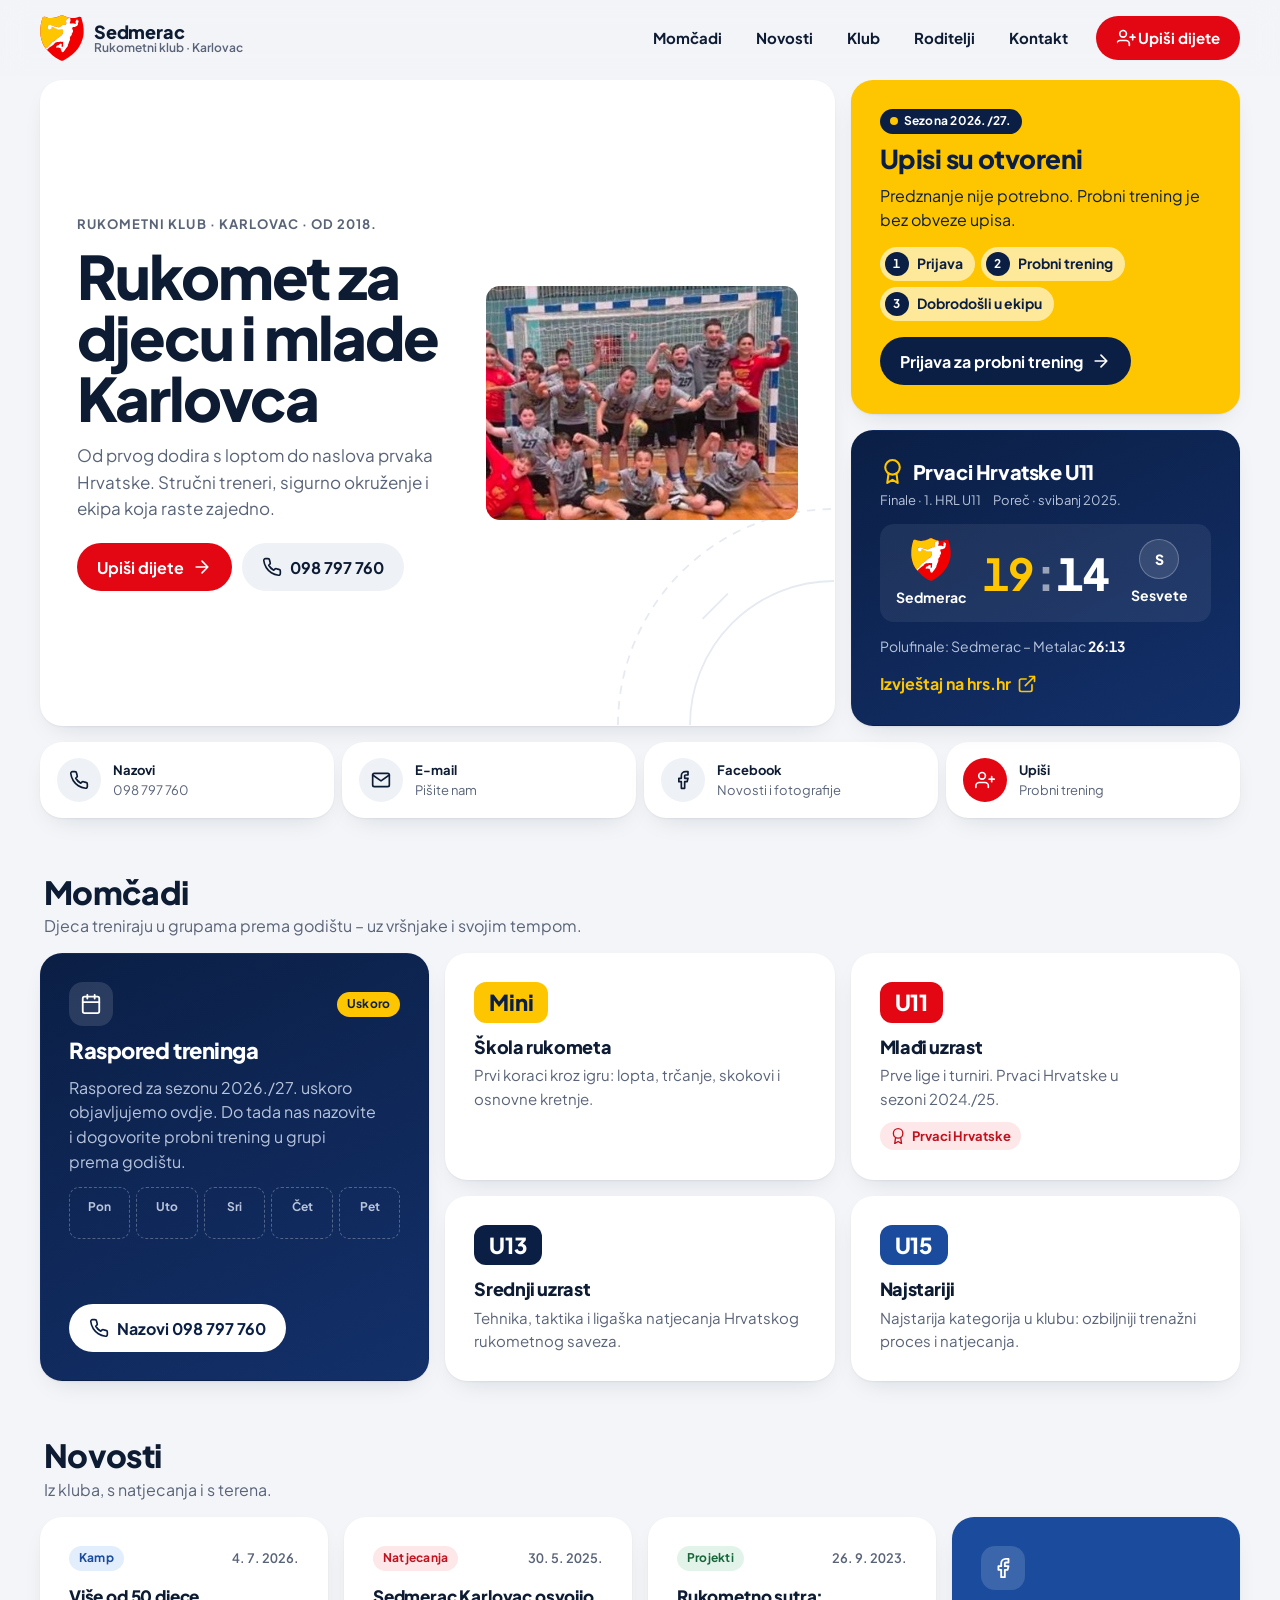
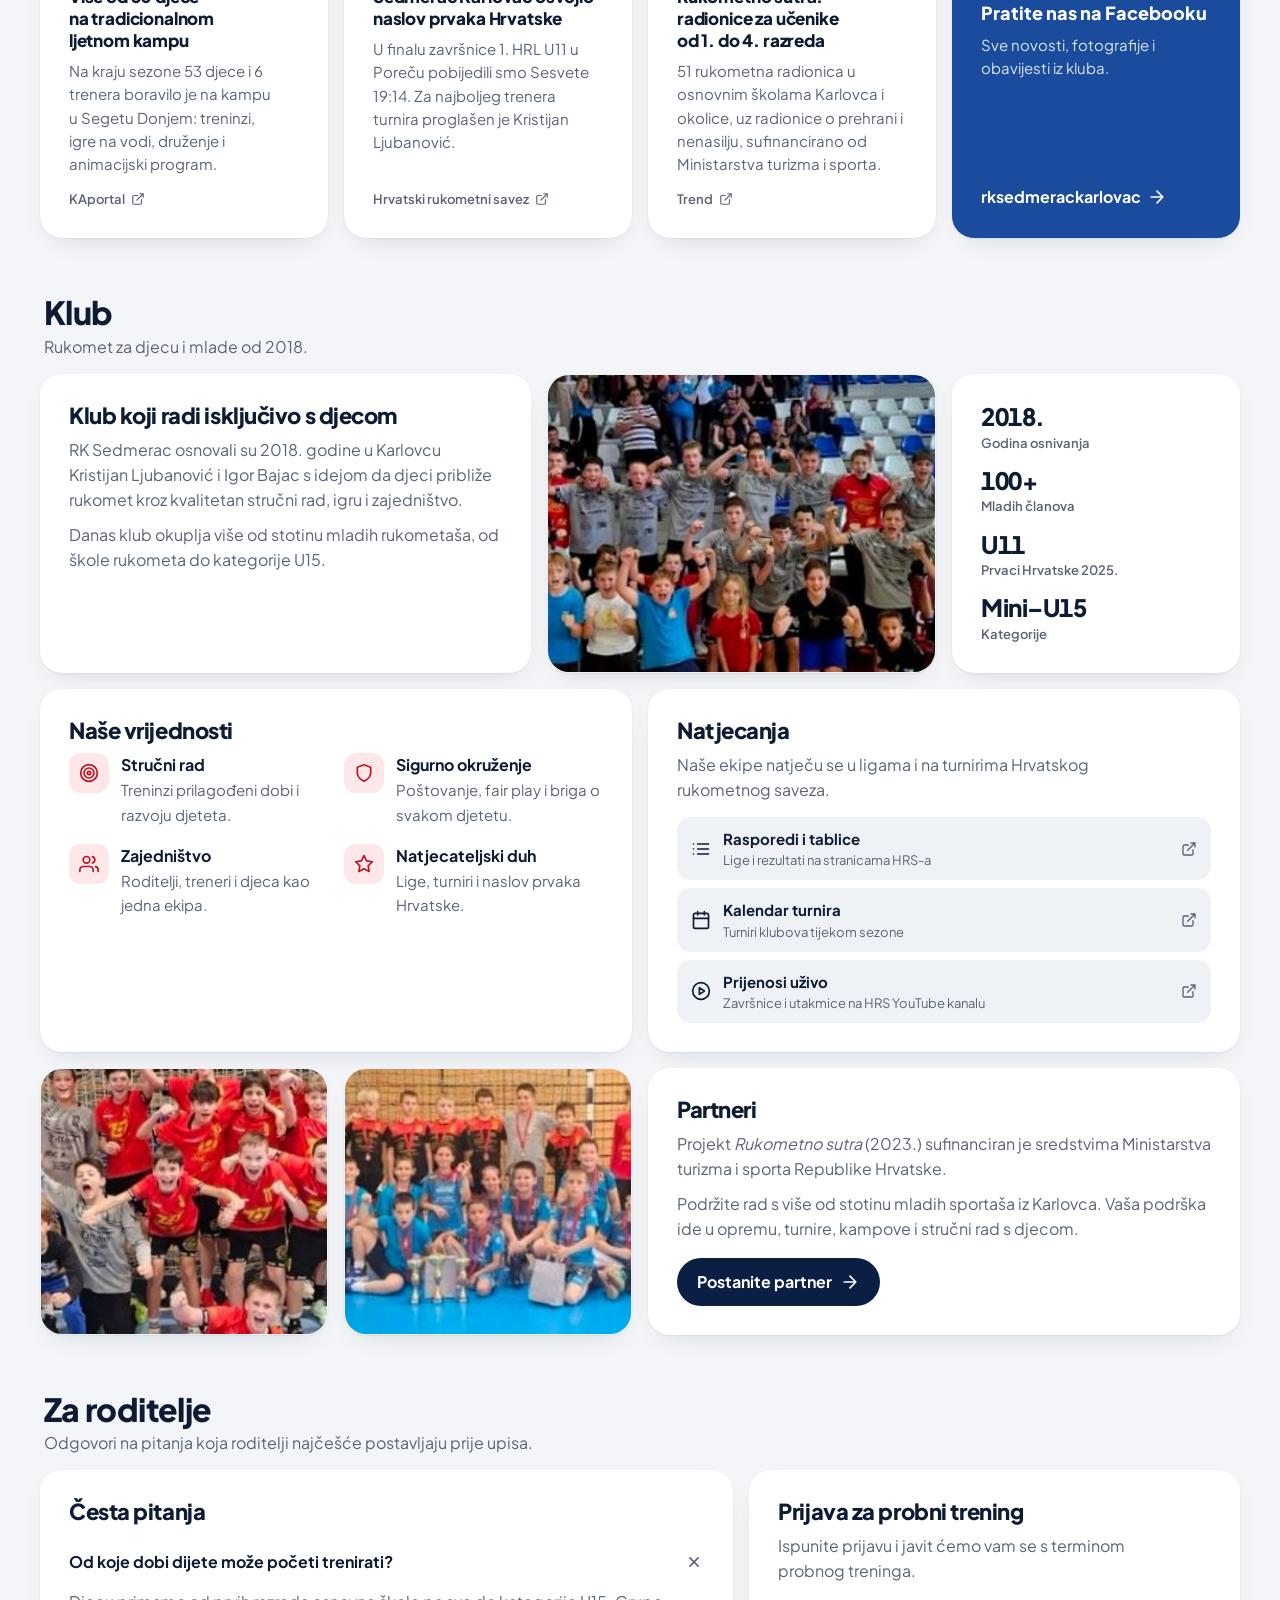
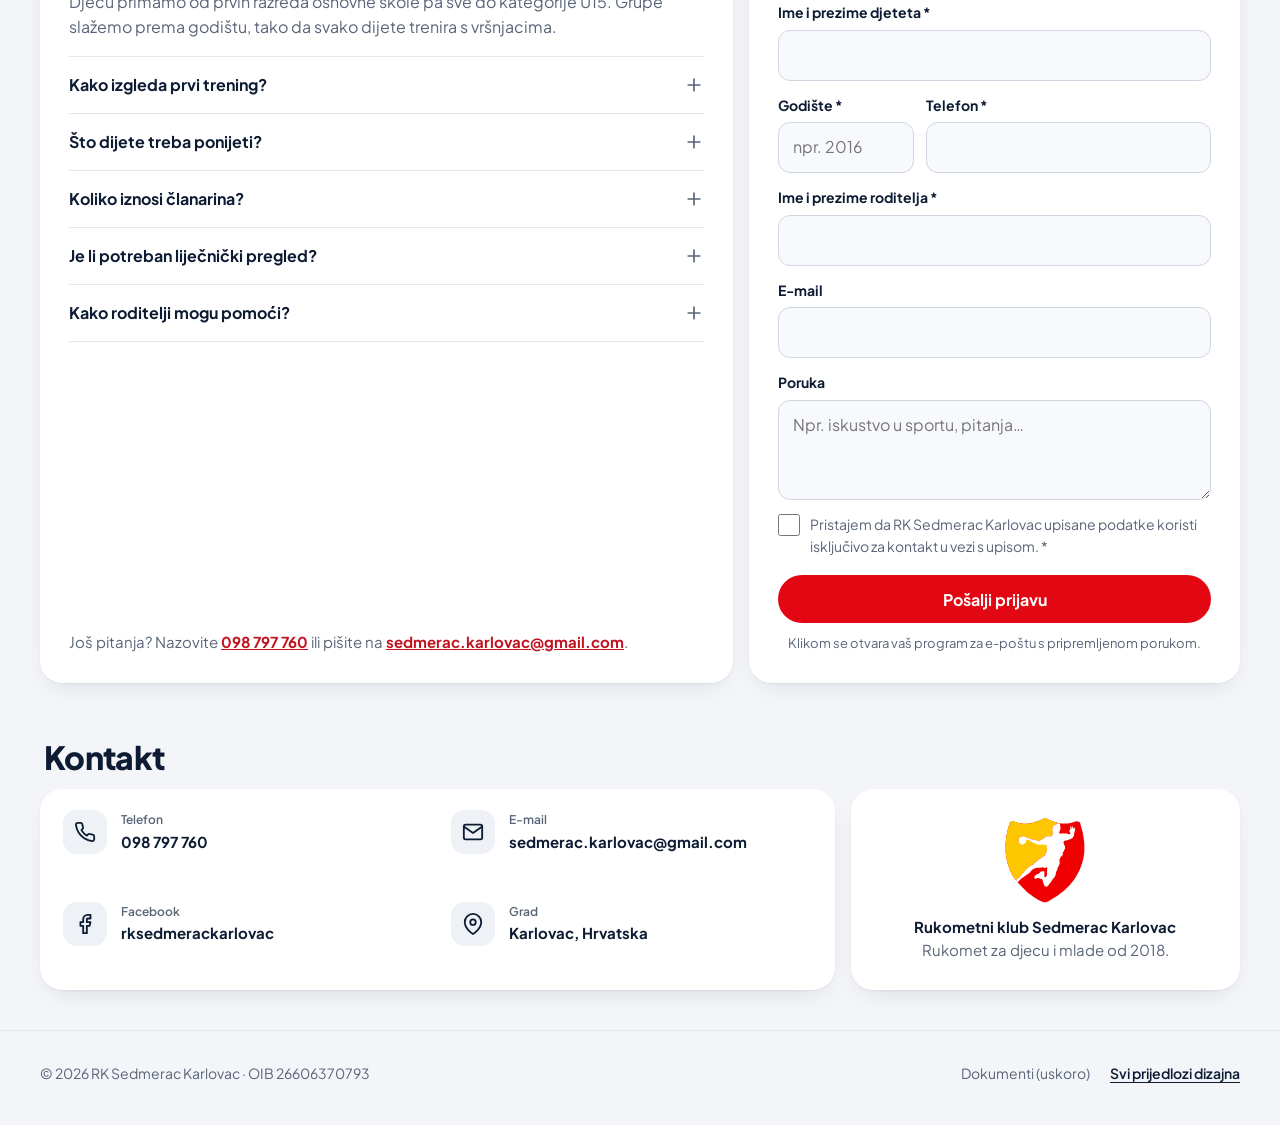
<file: moderna/index.html>
<!doctype html>
<html lang="hr">
<head>
  <meta charset="utf-8">
  <meta name="viewport" content="width=device-width, initial-scale=1, viewport-fit=cover">
  <title>RK Sedmerac Karlovac – rukometni klub za djecu i mlade</title>
  <meta name="description" content="Rukometni klub Sedmerac Karlovac: škola rukometa i natjecateljske ekipe do U15. Prvaci Hrvatske U11 2025. Upisi su otvoreni.">
  <meta name="color-scheme" content="light dark">
  <meta name="theme-color" content="#f3f5f8" media="(prefers-color-scheme: light)">
  <meta name="theme-color" content="#0a0f1c" media="(prefers-color-scheme: dark)">
  <!-- TODO: privremeni pregled – maknuti noindex kad stranica ide uživo -->
  <meta name="robots" content="noindex, nofollow">
  <meta property="og:type" content="website">
  <meta property="og:locale" content="hr_HR">
  <meta property="og:title" content="RK Sedmerac Karlovac">
  <meta property="og:description" content="Rukometni klub za djecu i mlade iz Karlovca. Prvaci Hrvatske U11 2025.">
  <link rel="icon" href="../assets/img/grb.svg" type="image/svg+xml">
  <link rel="apple-touch-icon" href="../assets/img/apple-touch-icon.png">
  <link rel="preload" href="../assets/fonts/plusjakartasans-var-latin.woff2" as="font" type="font/woff2" crossorigin>
  <link rel="stylesheet" href="css/moderna.css">
  <script src="js/moderna.js" defer></script>
  <!-- TODO: logo zamijeniti apsolutnim URL-om i dodati "url" kad stranica dobije domenu -->
  <script type="application/ld+json">
  {
    "@context": "https://schema.org",
    "@type": "SportsOrganization",
    "name": "RK Sedmerac Karlovac",
    "alternateName": "Rukometni klub Sedmerac Karlovac",
    "sport": "Rukomet",
    "foundingDate": "2018",
    "telephone": "+38598797760",
    "email": "sedmerac.karlovac@gmail.com",
    "logo": "../assets/img/grb.svg",
    "sameAs": ["https://www.facebook.com/rksedmerackarlovac/"],
    "address": { "@type": "PostalAddress", "addressLocality": "Karlovac", "addressCountry": "HR" }
  }
  </script>
</head>
<body>
  <svg class="sprite" aria-hidden="true">
    <symbol id="i-phone" viewBox="0 0 24 24"><path d="M22 16.92v3a2 2 0 0 1-2.18 2 19.79 19.79 0 0 1-8.63-3.07 19.5 19.5 0 0 1-6-6 19.79 19.79 0 0 1-3.07-8.67A2 2 0 0 1 4.11 2h3a2 2 0 0 1 2 1.72c.13.96.36 1.9.7 2.81a2 2 0 0 1-.45 2.11L8.09 9.91a16 16 0 0 0 6 6l1.27-1.27a2 2 0 0 1 2.11-.45c.91.34 1.85.57 2.81.7A2 2 0 0 1 22 16.92z"/></symbol>
    <symbol id="i-mail" viewBox="0 0 24 24"><path d="M4 4h16c1.1 0 2 .9 2 2v12c0 1.1-.9 2-2 2H4c-1.1 0-2-.9-2-2V6c0-1.1.9-2 2-2z"/><path d="m22 6-10 7L2 6"/></symbol>
    <symbol id="i-facebook" viewBox="0 0 24 24"><path d="M18 2h-3a5 5 0 0 0-5 5v3H7v4h3v8h4v-8h3l1-4h-4V7a1 1 0 0 1 1-1h3z"/></symbol>
    <symbol id="i-pin" viewBox="0 0 24 24"><path d="M21 10c0 7-9 13-9 13s-9-6-9-13a9 9 0 0 1 18 0z"/><circle cx="12" cy="10" r="3"/></symbol>
    <symbol id="i-award" viewBox="0 0 24 24"><circle cx="12" cy="8" r="7"/><path d="M8.21 13.89 7 23l5-3 5 3-1.21-9.12"/></symbol>
    <symbol id="i-users" viewBox="0 0 24 24"><path d="M17 21v-2a4 4 0 0 0-4-4H5a4 4 0 0 0-4 4v2"/><circle cx="9" cy="7" r="4"/><path d="M23 21v-2a4 4 0 0 0-3-3.87M16 3.13a4 4 0 0 1 0 7.75"/></symbol>
    <symbol id="i-shield" viewBox="0 0 24 24"><path d="M12 22s8-4 8-10V5l-8-3-8 3v7c0 6 8 10 8 10z"/></symbol>
    <symbol id="i-heart" viewBox="0 0 24 24"><path d="M20.84 4.61a5.5 5.5 0 0 0-7.78 0L12 5.67l-1.06-1.06a5.5 5.5 0 0 0-7.78 7.78l1.06 1.06L12 21.23l7.78-7.78 1.06-1.06a5.5 5.5 0 0 0 0-7.78z"/></symbol>
    <symbol id="i-target" viewBox="0 0 24 24"><circle cx="12" cy="12" r="10"/><circle cx="12" cy="12" r="6"/><circle cx="12" cy="12" r="2"/></symbol>
    <symbol id="i-calendar" viewBox="0 0 24 24"><rect x="3" y="4" width="18" height="18" rx="2"/><path d="M16 2v4M8 2v4M3 10h18"/></symbol>
    <symbol id="i-play" viewBox="0 0 24 24"><circle cx="12" cy="12" r="10"/><path d="m10 8 6 4-6 4V8z"/></symbol>
    <symbol id="i-list" viewBox="0 0 24 24"><path d="M8 6h13M8 12h13M8 18h13M3 6h.01M3 12h.01M3 18h.01"/></symbol>
    <symbol id="i-sun" viewBox="0 0 24 24"><circle cx="12" cy="12" r="5"/><path d="M12 1v2M12 21v2M4.22 4.22l1.42 1.42M18.36 18.36l1.42 1.42M1 12h2M21 12h2M4.22 19.78l1.42-1.42M18.36 5.64l1.42-1.42"/></symbol>
    <symbol id="i-book" viewBox="0 0 24 24"><path d="M2 3h6a4 4 0 0 1 4 4v14a3 3 0 0 0-3-3H2zM22 3h-6a4 4 0 0 0-4 4v14a3 3 0 0 1 3-3h7z"/></symbol>
    <symbol id="i-star" viewBox="0 0 24 24"><path d="m12 2 3.09 6.26L22 9.27l-5 4.87 1.18 6.88L12 17.77l-6.18 3.25L7 14.14 2 9.27l6.91-1.01L12 2z"/></symbol>
    <symbol id="i-arrow" viewBox="0 0 24 24"><path d="M5 12h14M12 5l7 7-7 7"/></symbol>
    <symbol id="i-external" viewBox="0 0 24 24"><path d="M18 13v6a2 2 0 0 1-2 2H5a2 2 0 0 1-2-2V8a2 2 0 0 1 2-2h6M15 3h6v6M10 14 21 3"/></symbol>
    <symbol id="i-plus" viewBox="0 0 24 24"><path d="M12 5v14M5 12h14"/></symbol>
    <symbol id="i-check" viewBox="0 0 24 24"><path d="M20 6 9 17l-5-5"/></symbol>
    <symbol id="i-home" viewBox="0 0 24 24"><path d="m3 9 9-7 9 7v11a2 2 0 0 1-2 2H5a2 2 0 0 1-2-2z"/><path d="M9 22V12h6v10"/></symbol>
    <symbol id="i-news" viewBox="0 0 24 24"><path d="M14 2H6a2 2 0 0 0-2 2v16a2 2 0 0 0 2 2h12a2 2 0 0 0 2-2V8z"/><path d="M14 2v6h6M16 13H8M16 17H8M10 9H8"/></symbol>
    <symbol id="i-user-plus" viewBox="0 0 24 24"><path d="M16 21v-2a4 4 0 0 0-4-4H5a4 4 0 0 0-4 4v2"/><circle cx="8.5" cy="7" r="4"/><path d="M20 8v6M23 11h-6"/></symbol>
  </svg>

  <a class="skip-link" href="#sadrzaj">Preskoči na sadržaj</a>

  <header class="appbar" data-header>
    <div class="container appbar-inner">
      <a class="brand" href="#top" aria-label="RK Sedmerac Karlovac – početna">
        <img src="../assets/img/grb.svg" alt="" width="40" height="42">
        <span class="brand-text"><strong>Sedmerac</strong><small>Rukometni klub · Karlovac</small></span>
      </a>
      <a class="appbar-call only-mobile" href="tel:+38598797760" aria-label="Nazovi 098 797 760"><svg class="icon"><use href="#i-phone"/></svg></a>
      <!-- Na mobitelu ista navigacija postaje donja traka s karticama -->
      <nav class="nav" aria-label="Glavna navigacija">
        <ul>
          <li class="only-mobile"><a href="#top" data-spy><svg class="icon"><use href="#i-home"/></svg><span>Početna</span></a></li>
          <li><a href="#momcadi" data-spy><svg class="icon"><use href="#i-users"/></svg><span>Momčadi</span></a></li>
          <li><a href="#novosti" data-spy><svg class="icon"><use href="#i-news"/></svg><span>Novosti</span></a></li>
          <li class="only-desktop"><a href="#klub" data-spy><span>Klub</span></a></li>
          <li><a href="#roditelji" data-spy><svg class="icon"><use href="#i-heart"/></svg><span>Roditelji</span></a></li>
          <li class="only-desktop"><a href="#kontakt" data-spy><span>Kontakt</span></a></li>
          <li><a class="nav-cta" href="#upisi"><svg class="icon"><use href="#i-user-plus"/></svg><span>Upiši<span class="only-desktop"> dijete</span></span></a></li>
        </ul>
      </nav>
    </div>
  </header>

  <main id="sadrzaj" class="container">
    <!-- Svaka pločica odgovara jednom sadržaju koji će klub kasnije uređivati u CMS-u
         (novost, raspored, kategorija, članarina, pitanje roditelja), pa se može mijenjati bez diranja izgleda. -->

    <div class="bento bento-top" id="top">
      <section class="tile tile-hero" aria-labelledby="hero-naslov">
        <!-- Ukras: crte rukometnog terena – vratarski prostor (6 m), crta sedmerca (7 m) i slobodna bacanja (9 m) -->
        <svg class="hero-court" viewBox="0 0 400 400" aria-hidden="true" focusable="false">
          <path d="M160 400a240 240 0 0 1 240-240"/>
          <path class="dashed" d="M40 400a360 360 0 0 1 360-360"/>
          <path d="M181 223 223 181"/>
        </svg>
        <div class="hero-copy">
          <p class="eyebrow">Rukometni klub · Karlovac · od 2018.</p>
          <h1 id="hero-naslov">Rukomet za djecu i mlade Karlovca</h1>
          <p class="lead">Od prvog dodira s loptom do naslova prvaka Hrvatske. Stručni treneri, sigurno okruženje i ekipa koja raste zajedno.</p>
          <div class="actions">
            <a class="btn btn-red" href="#upisi">Upiši dijete <svg class="icon"><use href="#i-arrow"/></svg></a>
            <a class="btn btn-soft" href="tel:+38598797760"><svg class="icon"><use href="#i-phone"/></svg> 098 797 760</a>
          </div>
        </div>
        <figure class="hero-media">
          <img src="../assets/img/slavlje-gol.jpg" alt="Mladi rukometaši RK Sedmerac slave ispred gola" width="466" height="290" fetchpriority="high">
        </figure>
      </section>

      <nav class="quick" aria-label="Brze poveznice">
        <ul>
          <li><a class="tile tile-link quick-item" href="tel:+38598797760"><span class="quick-icon"><svg class="icon"><use href="#i-phone"/></svg></span><span class="quick-text"><strong>Nazovi</strong><small>098 797 760</small></span></a></li>
          <li><a class="tile tile-link quick-item" href="mailto:sedmerac.karlovac@gmail.com"><span class="quick-icon"><svg class="icon"><use href="#i-mail"/></svg></span><span class="quick-text"><strong>E-mail</strong><small>Pišite nam</small></span></a></li>
          <li><a class="tile tile-link quick-item" href="https://www.facebook.com/rksedmerackarlovac/" target="_blank" rel="noopener"><span class="quick-icon"><svg class="icon"><use href="#i-facebook"/></svg></span><span class="quick-text"><strong>Facebook</strong><small>Novosti i fotografije</small></span><span class="visually-hidden"> (otvara se u novoj kartici)</span></a></li>
          <li><a class="tile tile-link quick-item quick-item-red" href="#upisi"><span class="quick-icon"><svg class="icon"><use href="#i-user-plus"/></svg></span><span class="quick-text"><strong>Upiši</strong><small>Probni trening</small></span></a></li>
        </ul>
      </nav>

      <section class="tile tile-yellow tile-enroll" aria-labelledby="upisi-otvoreni">
        <p class="pill pill-navy"><span class="dot" aria-hidden="true"></span> Sezona 2026./27.</p>
        <h2 id="upisi-otvoreni">Upisi su otvoreni</h2>
        <p>Predznanje nije potrebno. Probni trening je bez obveze upisa.</p>
        <ol class="mini-steps">
          <li><span>1</span>Prijava</li>
          <li><span>2</span>Probni trening</li>
          <li><span>3</span>Dobrodošli u ekipu</li>
        </ol>
        <a class="btn btn-navy" href="#upisi">Prijava za probni trening <svg class="icon"><use href="#i-arrow"/></svg></a>
      </section>

      <section class="tile tile-navy tile-score" aria-labelledby="prvaci-naslov">
        <div class="score-head">
          <h2 id="prvaci-naslov"><svg class="icon"><use href="#i-award"/></svg> Prvaci Hrvatske U11</h2>
          <p class="score-meta"><span>Finale · 1. HRL U11</span><span>Poreč · svibanj 2025.</span></p>
        </div>
        <div class="score" role="group" aria-label="Finale: Sedmerac Karlovac – Sesvete 19:14">
          <span class="score-team"><img src="../assets/img/grb.svg" alt="" width="40" height="42">Sedmerac</span>
          <span class="score-result" aria-hidden="true"><b>19</b><i>:</i>14</span>
          <span class="score-team"><span class="score-badge" aria-hidden="true">S</span>Sesvete</span>
        </div>
        <p class="score-foot">Polufinale: Sedmerac – Metalac <strong>26:13</strong></p>
        <a class="link-arrow" href="https://hrs.hr/2025/05/30/zavrsnica-1-hrl-u11-m-sedmerac-karlovac-osvojio-naslov-prvaka-hrvatske/" target="_blank" rel="noopener">Izvještaj na hrs.hr <svg class="icon"><use href="#i-external"/></svg><span class="visually-hidden"> (otvara se u novoj kartici)</span></a>
      </section>
    </div>

    <section class="block" id="momcadi" aria-labelledby="momcadi-naslov">
      <div class="block-head">
        <h2 id="momcadi-naslov">Momčadi</h2>
        <p>Djeca treniraju u grupama prema godištu – uz vršnjake i svojim tempom.</p>
      </div>
      <div class="bento bento-teams">
        <!-- CMS: raspored treninga -->
        <article class="tile tile-navy tile-schedule" aria-labelledby="raspored-naslov">
          <div class="schedule-top">
            <span class="tile-icon"><svg class="icon"><use href="#i-calendar"/></svg></span>
            <span class="pill pill-yellow">Uskoro</span>
          </div>
          <h3 id="raspored-naslov">Raspored treninga</h3>
          <!-- TODO: godišta, termini, dvorane i treneri po kategoriji za sezonu 2026./27. -->
          <p>Raspored za sezonu 2026./27. uskoro objavljujemo ovdje. Do tada nas nazovite i dogovorite probni trening u grupi prema godištu.</p>
          <ul class="week" aria-hidden="true">
            <li>Pon</li><li>Uto</li><li>Sri</li><li>Čet</li><li>Pet</li>
          </ul>
          <a class="btn btn-light" href="tel:+38598797760"><svg class="icon"><use href="#i-phone"/></svg> Nazovi 098 797 760</a>
        </article>
        <!-- CMS: kategorije (naziv, opis, godišta, termini) -->
        <article class="tile team" aria-labelledby="mini-naslov">
          <span class="team-code code-mini">Mini</span>
          <h3 id="mini-naslov">Škola rukometa</h3>
          <p>Prvi koraci kroz igru: lopta, trčanje, skokovi i osnovne kretnje.</p>
        </article>
        <article class="tile team" aria-labelledby="u11-naslov">
          <span class="team-code code-u11">U11</span>
          <h3 id="u11-naslov">Mlađi uzrast</h3>
          <p>Prve lige i turniri. Prvaci Hrvatske u sezoni 2024./25.</p>
          <p class="team-badge"><svg class="icon"><use href="#i-award"/></svg> Prvaci Hrvatske</p>
        </article>
        <article class="tile team" aria-labelledby="u13-naslov">
          <span class="team-code code-u13">U13</span>
          <h3 id="u13-naslov">Srednji uzrast</h3>
          <p>Tehnika, taktika i ligaška natjecanja Hrvatskog rukometnog saveza.</p>
        </article>
        <article class="tile team" aria-labelledby="u15-naslov">
          <span class="team-code code-u15">U15</span>
          <h3 id="u15-naslov">Najstariji</h3>
          <p>Najstarija kategorija u klubu: ozbiljniji trenažni proces i natjecanja.</p>
        </article>
      </div>
    </section>

    <section class="block" id="novosti" aria-labelledby="novosti-naslov">
      <div class="block-head">
        <h2 id="novosti-naslov">Novosti</h2>
        <p>Iz kluba, s natjecanja i s terena.</p>
      </div>
      <!-- TODO: zamijeniti vanjskim poveznicama na vlastite objave kad se uvede CMS -->
      <div class="bento bento-news">
        <!-- CMS: novost (naslov, datum, kategorija, sažetak, poveznica) -->
        <article class="tile tile-link news">
          <p class="news-meta"><span class="pill pill-sky">Kamp</span><time datetime="2026-07-04">4. 7. 2026.</time></p>
          <h3><a class="stretched" href="https://kaportal.net.hr/kas/1397612/vise-od-pedeset-djece-iz-rk-sedmerac-s-trenerima-boravilo-u-tradicionalnom-kampu-sportovi-igre-na-vodi-druzenje-i-animacijski-program/" target="_blank" rel="noopener">Više od 50 djece na tradicionalnom ljetnom kampu<span class="visually-hidden"> (otvara se u novoj kartici)</span></a></h3>
          <p>Na kraju sezone 53 djece i 6 trenera boravilo je na kampu u Segetu Donjem: treninzi, igre na vodi, druženje i animacijski program.</p>
          <p class="news-source">KAportal <svg class="icon"><use href="#i-external"/></svg></p>
        </article>
        <article class="tile tile-link news">
          <p class="news-meta"><span class="pill pill-red">Natjecanja</span><time datetime="2025-05-30">30. 5. 2025.</time></p>
          <h3><a class="stretched" href="https://hrs.hr/2025/05/30/zavrsnica-1-hrl-u11-m-sedmerac-karlovac-osvojio-naslov-prvaka-hrvatske/" target="_blank" rel="noopener">Sedmerac Karlovac osvojio naslov prvaka Hrvatske<span class="visually-hidden"> (otvara se u novoj kartici)</span></a></h3>
          <p>U finalu završnice 1. HRL U11 u Poreču pobijedili smo Sesvete 19:14. Za najboljeg trenera turnira proglašen je Kristijan Ljubanović.</p>
          <p class="news-source">Hrvatski rukometni savez <svg class="icon"><use href="#i-external"/></svg></p>
        </article>
        <article class="tile tile-link news">
          <p class="news-meta"><span class="pill pill-green">Projekti</span><time datetime="2023-09-26">26. 9. 2023.</time></p>
          <h3><a class="stretched" href="https://trend.com.hr/2023/09/26/rk-sedmerac-karlovac-provodi-znacajan-projekt-rukometno-sutra-za-djecu-od-1-do-4-razreda-osnovne-skole/" target="_blank" rel="noopener">Rukometno sutra: radionice za učenike od 1. do 4. razreda<span class="visually-hidden"> (otvara se u novoj kartici)</span></a></h3>
          <p>51 rukometna radionica u osnovnim školama Karlovca i okolice, uz radionice o prehrani i nenasilju, sufinancirano od Ministarstva turizma i sporta.</p>
          <p class="news-source">Trend <svg class="icon"><use href="#i-external"/></svg></p>
        </article>
        <a class="tile tile-link tile-fb" href="https://www.facebook.com/rksedmerackarlovac/" target="_blank" rel="noopener">
          <span class="tile-icon"><svg class="icon"><use href="#i-facebook"/></svg></span>
          <strong>Pratite nas na Facebooku</strong>
          <span>Sve novosti, fotografije i obavijesti iz kluba.</span>
          <span class="link-arrow">rksedmerackarlovac <svg class="icon"><use href="#i-arrow"/></svg></span>
          <span class="visually-hidden"> (otvara se u novoj kartici)</span>
        </a>
      </div>
    </section>

    <section class="block" id="klub" aria-labelledby="klub-naslov">
      <div class="block-head">
        <h2 id="klub-naslov">Klub</h2>
        <p>Rukomet za djecu i mlade od 2018.</p>
      </div>
      <div class="bento bento-club">
        <article class="tile tile-about" aria-labelledby="o-klubu-naslov">
          <h3 id="o-klubu-naslov">Klub koji radi isključivo s djecom</h3>
          <p>RK Sedmerac osnovali su 2018. godine u Karlovcu Kristijan Ljubanović i Igor Bajac s idejom da djeci približe rukomet kroz kvalitetan stručni rad, igru i zajedništvo.</p>
          <p>Danas klub okuplja više od stotinu mladih rukometaša, od škole rukometa do kategorije U15.</p>
        </article>
        <figure class="tile tile-photo">
          <img src="../assets/img/ekipa-tribina.jpg" alt="Igrači RK Sedmerac slave s navijačima na tribini" width="458" height="262" loading="lazy">
        </figure>
        <div class="tile tile-stats">
          <dl class="stats">
            <div><dt>Godina osnivanja</dt><dd>2018.</dd></div>
            <div><dt>Mladih članova</dt><dd>100+</dd></div>
            <div><dt>Prvaci Hrvatske 2025.</dt><dd>U11</dd></div>
            <div><dt>Kategorije</dt><dd>Mini–U15</dd></div>
          </dl>
        </div>
        <article class="tile tile-values" aria-labelledby="vrijednosti-naslov">
          <h3 id="vrijednosti-naslov">Naše vrijednosti</h3>
          <ul class="values">
            <li><svg class="icon"><use href="#i-target"/></svg><div><strong>Stručni rad</strong><span>Treninzi prilagođeni dobi i razvoju djeteta.</span></div></li>
            <li><svg class="icon"><use href="#i-shield"/></svg><div><strong>Sigurno okruženje</strong><span>Poštovanje, fair play i briga o svakom djetetu.</span></div></li>
            <li><svg class="icon"><use href="#i-users"/></svg><div><strong>Zajedništvo</strong><span>Roditelji, treneri i djeca kao jedna ekipa.</span></div></li>
            <li><svg class="icon"><use href="#i-star"/></svg><div><strong>Natjecateljski duh</strong><span>Lige, turniri i naslov prvaka Hrvatske.</span></div></li>
          </ul>
        </article>
        <article class="tile tile-comps" aria-labelledby="natjecanja-naslov">
          <h3 id="natjecanja-naslov">Natjecanja</h3>
          <p>Naše ekipe natječu se u ligama i na turnirima Hrvatskog rukometnog saveza.</p>
          <!-- TODO: kad budu poznate, povezati izravno na stranice liga u kojima nastupaju ekipe Sedmerca -->
          <ul class="link-list">
            <li><a href="https://hrs.hr/natjecanja/" target="_blank" rel="noopener"><svg class="icon"><use href="#i-list"/></svg><span><strong>Rasporedi i tablice</strong><small>Lige i rezultati na stranicama HRS-a</small></span><svg class="icon ext"><use href="#i-external"/></svg><span class="visually-hidden"> (otvara se u novoj kartici)</span></a></li>
            <li><a href="https://hrs.hr/dokumenti-lige/kalendar-turnira/" target="_blank" rel="noopener"><svg class="icon"><use href="#i-calendar"/></svg><span><strong>Kalendar turnira</strong><small>Turniri klubova tijekom sezone</small></span><svg class="icon ext"><use href="#i-external"/></svg><span class="visually-hidden"> (otvara se u novoj kartici)</span></a></li>
            <li><a href="https://www.youtube.com/@HRSmediacentar/streams" target="_blank" rel="noopener"><svg class="icon"><use href="#i-play"/></svg><span><strong>Prijenosi uživo</strong><small>Završnice i utakmice na HRS YouTube kanalu</small></span><svg class="icon ext"><use href="#i-external"/></svg><span class="visually-hidden"> (otvara se u novoj kartici)</span></a></li>
          </ul>
        </article>
        <figure class="tile tile-photo">
          <img src="../assets/img/prvaci.jpg" alt="Igrači RK Sedmerac u crvenim dresovima slave u dvorani" width="442" height="253" loading="lazy">
        </figure>
        <figure class="tile tile-photo">
          <img src="../assets/img/turnir-medalje.jpg" alt="Djeca s medaljama i peharima nakon rukometnog turnira" width="414" height="222" loading="lazy">
        </figure>
        <article class="tile tile-partner" aria-labelledby="partneri-naslov">
          <h3 id="partneri-naslov">Partneri</h3>
          <p>Projekt <em>Rukometno sutra</em> (2023.) sufinanciran je sredstvima Ministarstva turizma i sporta Republike Hrvatske.</p>
          <p>Podržite rad s više od stotinu mladih sportaša iz Karlovca. Vaša podrška ide u opremu, turnire, kampove i stručni rad s djecom.</p>
          <a class="btn btn-navy" href="mailto:sedmerac.karlovac@gmail.com?subject=Partnerstvo%20s%20RK%20Sedmerac">Postanite partner <svg class="icon"><use href="#i-arrow"/></svg></a>
        </article>
      </div>
    </section>

    <section class="block" id="roditelji" aria-labelledby="roditelji-naslov">
      <div class="block-head">
        <h2 id="roditelji-naslov">Za roditelje</h2>
        <p>Odgovori na pitanja koja roditelji najčešće postavljaju prije upisa.</p>
      </div>
      <div class="bento bento-parents">
        <!-- CMS: pitanja i odgovori za roditelje (uključujući članarinu) -->
        <article class="tile tile-faq" aria-labelledby="faq-naslov">
          <h3 id="faq-naslov">Česta pitanja</h3>
          <div class="faq">
            <details name="faq" open>
              <summary>Od koje dobi dijete može početi trenirati?<svg class="icon"><use href="#i-plus"/></svg></summary>
              <p>Djecu primamo od prvih razreda osnovne škole pa sve do kategorije U15. Grupe slažemo prema godištu, tako da svako dijete trenira s vršnjacima.</p>
            </details>
            <details name="faq">
              <summary>Kako izgleda prvi trening?<svg class="icon"><use href="#i-plus"/></svg></summary>
              <p>Dijete dolazi na probni trening u grupu svoje dobi, upoznaje trenera i suigrače te isproba rukomet – bez obveze upisa.</p>
            </details>
            <details name="faq">
              <summary>Što dijete treba ponijeti?<svg class="icon"><use href="#i-plus"/></svg></summary>
              <ul class="checks">
                <li><svg class="icon"><use href="#i-check"/></svg> Sportsku odjeću – majicu i kratke hlače</li>
                <li><svg class="icon"><use href="#i-check"/></svg> Čiste tenisice za dvoranu</li>
                <li><svg class="icon"><use href="#i-check"/></svg> Bočicu vode</li>
              </ul>
            </details>
            <details name="faq">
              <summary>Koliko iznosi članarina?<svg class="icon"><use href="#i-plus"/></svg></summary>
              <!-- TODO: upisati mjesečni iznos, popuste za braću/sestre i način plaćanja -->
              <p>Informacije o mjesečnoj članarini i načinu plaćanja dobit ćete pri upisu ili telefonom na 098 797 760.</p>
            </details>
            <details name="faq">
              <summary>Je li potreban liječnički pregled?<svg class="icon"><use href="#i-plus"/></svg></summary>
              <p>Za nastup na natjecanjima djeca trebaju važeći sportsko-liječnički pregled. Klub će vas uputiti kada i gdje ga obaviti.</p>
            </details>
            <details name="faq">
              <summary>Kako roditelji mogu pomoći?<svg class="icon"><use href="#i-plus"/></svg></summary>
              <ul class="checks">
                <li><svg class="icon"><use href="#i-check"/></svg> Navijajte pozitivno, a treniranje prepustite trenerima.</li>
                <li><svg class="icon"><use href="#i-check"/></svg> Poštujte suce, protivnike i njihove roditelje.</li>
                <li><svg class="icon"><use href="#i-check"/></svg> Hvalite trud, a ne samo rezultat.</li>
                <li><svg class="icon"><use href="#i-check"/></svg> Izostanak s treninga javite treneru na vrijeme.</li>
              </ul>
            </details>
          </div>
          <p class="faq-foot">Još pitanja? Nazovite <a href="tel:+38598797760">098 797 760</a> ili pišite na <a href="mailto:sedmerac.karlovac@gmail.com">sedmerac.karlovac@gmail.com</a>.</p>
        </article>

        <!-- TODO: kad klub odabere platformu (Formspree, Relago, Sportimus…), slati prijavu izravno umjesto e-mailom -->
        <form class="tile tile-form" id="upisi" aria-labelledby="prijava-naslov" action="mailto:sedmerac.karlovac@gmail.com?subject=Prijava%20za%20probni%20trening" method="post" enctype="text/plain" data-enroll-form>
          <h3 id="prijava-naslov">Prijava za probni trening</h3>
          <p class="form-intro">Ispunite prijavu i javit ćemo vam se s terminom probnog treninga.</p>
          <label class="field">
            <span>Ime i prezime djeteta *</span>
            <input name="dijete" type="text" autocomplete="off" required>
          </label>
          <div class="field-row">
            <label class="field field-short">
              <span>Godište *</span>
              <input name="godiste" type="number" inputmode="numeric" min="2008" max="2022" placeholder="npr. 2016" required>
            </label>
            <label class="field">
              <span>Telefon *</span>
              <input name="telefon" type="tel" autocomplete="tel" required>
            </label>
          </div>
          <label class="field">
            <span>Ime i prezime roditelja *</span>
            <input name="roditelj" type="text" autocomplete="name" required>
          </label>
          <label class="field">
            <span>E-mail</span>
            <input name="email" type="email" autocomplete="email">
          </label>
          <label class="field">
            <span>Poruka</span>
            <textarea name="poruka" rows="3" placeholder="Npr. iskustvo u sportu, pitanja…"></textarea>
          </label>
          <label class="consent">
            <input type="checkbox" name="privola" required>
            <span>Pristajem da RK Sedmerac Karlovac upisane podatke koristi isključivo za kontakt u vezi s upisom. *</span>
          </label>
          <button class="btn btn-red btn-block" type="submit">Pošalji prijavu</button>
          <p class="form-hint">Klikom se otvara vaš program za e-poštu s pripremljenom porukom.</p>
        </form>
      </div>
    </section>

    <section class="block" id="kontakt" aria-labelledby="kontakt-naslov">
      <div class="block-head">
        <h2 id="kontakt-naslov">Kontakt</h2>
      </div>
      <div class="bento bento-contact">
        <ul class="tile tile-contact">
          <li><a href="tel:+38598797760"><span class="tile-icon"><svg class="icon"><use href="#i-phone"/></svg></span><span><small>Telefon</small><strong>098 797 760</strong></span></a></li>
          <li><a href="mailto:sedmerac.karlovac@gmail.com"><span class="tile-icon"><svg class="icon"><use href="#i-mail"/></svg></span><span><small>E-mail</small><strong>sedmerac.karlovac@gmail.com</strong></span></a></li>
          <li><a href="https://www.facebook.com/rksedmerackarlovac/" target="_blank" rel="noopener"><span class="tile-icon"><svg class="icon"><use href="#i-facebook"/></svg></span><span><small>Facebook</small><strong>rksedmerackarlovac</strong></span><span class="visually-hidden"> (otvara se u novoj kartici)</span></a></li>
          <li><span class="contact-static"><span class="tile-icon"><svg class="icon"><use href="#i-pin"/></svg></span><span><small>Grad</small><strong>Karlovac, Hrvatska</strong></span></span></li>
        </ul>
        <div class="tile tile-crest">
          <img src="../assets/img/grb.svg" alt="" width="88" height="93" loading="lazy">
          <p><strong>Rukometni klub Sedmerac Karlovac</strong>Rukomet za djecu i mlade od 2018.</p>
        </div>
      </div>
    </section>
  </main>

  <footer class="footer">
    <div class="container footer-inner">
      <p>© <span data-year>2026</span> RK Sedmerac Karlovac · OIB 26606370793</p>
      <ul>
        <!-- TODO: stranica s dokumentima (statut, izvješća, obrasci) i pravila privatnosti -->
        <li><span class="muted">Dokumenti (uskoro)</span></li>
        <!-- TODO: privremeno – poveznica na usporedbu prijedloga dizajna -->
        <li><a href="../prijedlozi/">Svi prijedlozi dizajna</a></li>
      </ul>
    </div>
  </footer>
</body>
</html>
</file>
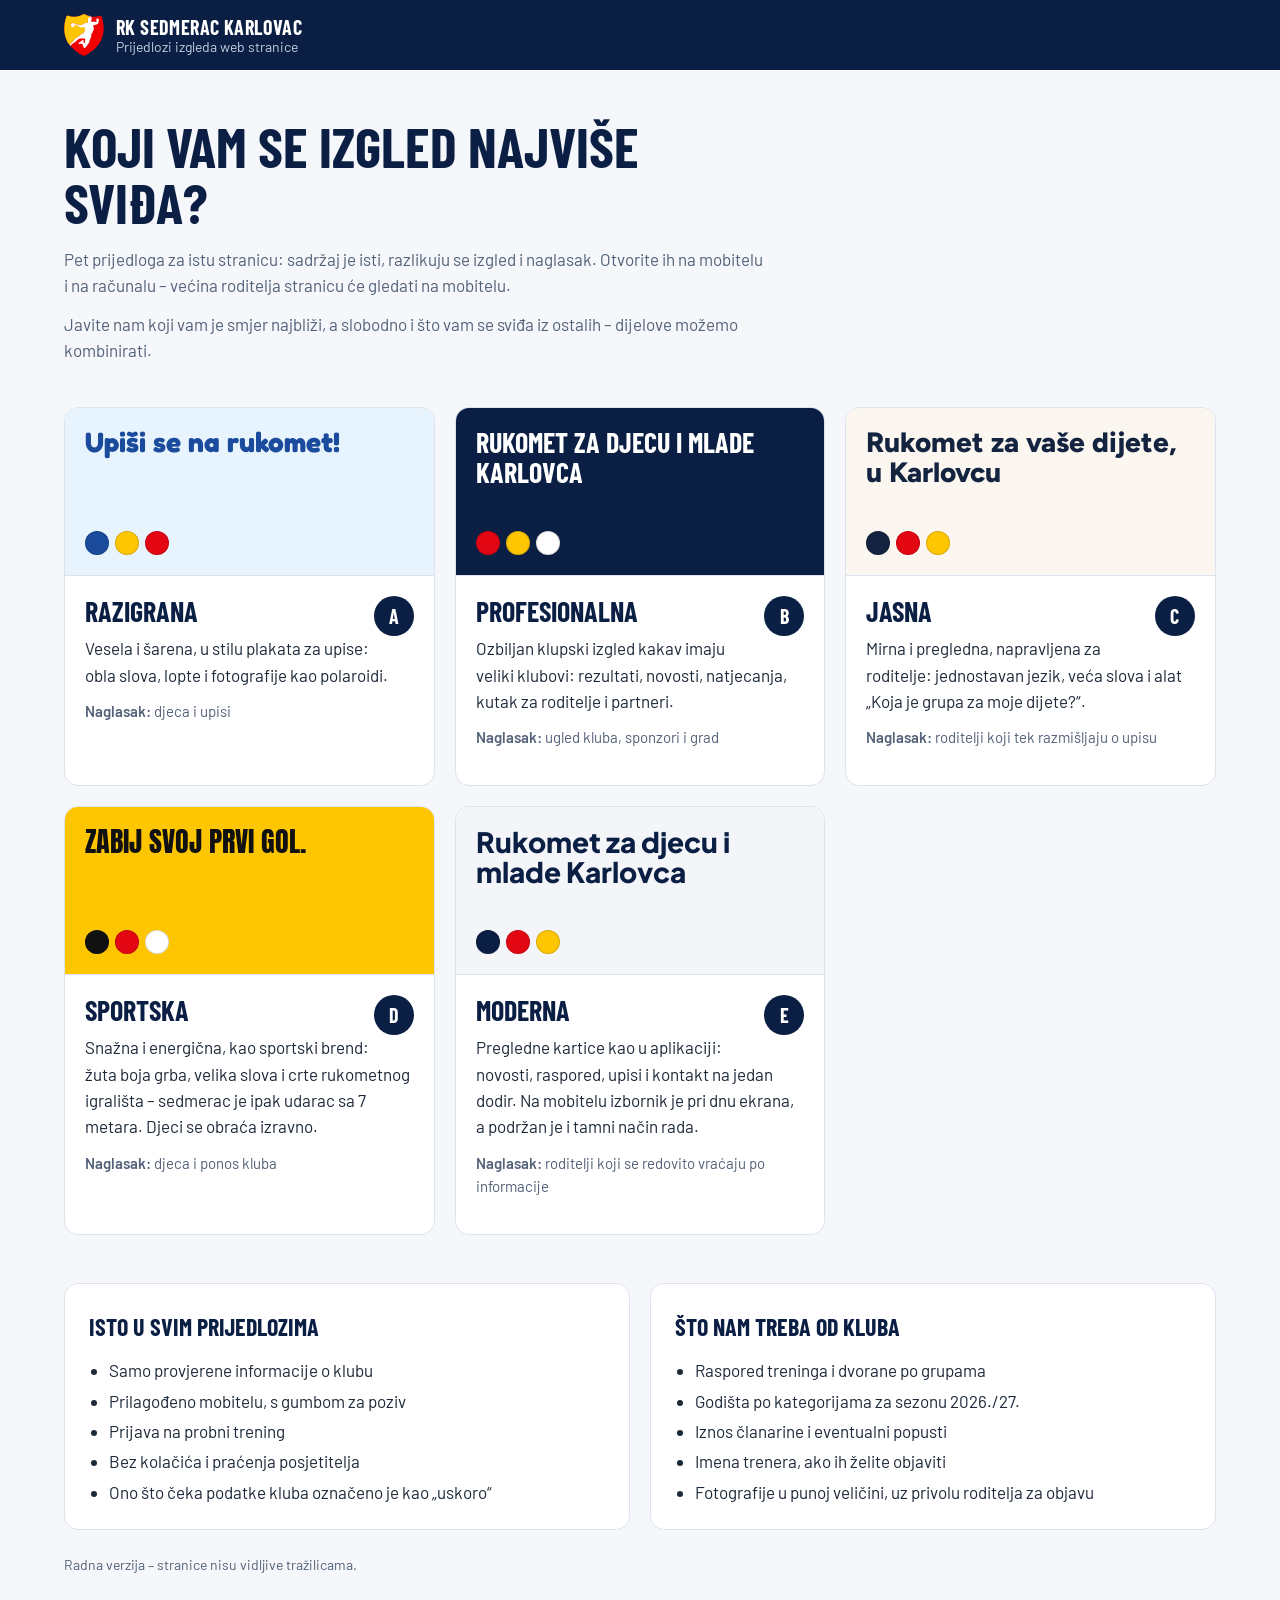
<file: prijedlozi/index.html>
<!doctype html>
<html lang="hr">
<head>
  <meta charset="utf-8">
  <meta name="viewport" content="width=device-width, initial-scale=1">
  <title>Prijedlozi dizajna – RK Sedmerac Karlovac</title>
  <meta name="description" content="Pet prijedloga izgleda web stranice RK Sedmerac Karlovac.">
  <!-- Privremena stranica za usporedbu prijedloga – maknuti kad se odabere dizajn -->
  <meta name="robots" content="noindex, nofollow">
  <meta name="theme-color" content="#0b1f45">
  <link rel="icon" href="../assets/img/grb.svg" type="image/svg+xml">
  <link rel="apple-touch-icon" href="../assets/img/apple-touch-icon.png">
  <link rel="stylesheet" href="prijedlozi.css">
</head>
<body>
  <header class="top">
    <div class="wrap top-inner">
      <img src="../assets/img/grb.svg" alt="" width="40" height="42">
      <p><strong>RK Sedmerac Karlovac</strong><span>Prijedlozi izgleda web stranice</span></p>
    </div>
  </header>

  <main class="wrap">
    <section class="intro" aria-labelledby="naslov">
      <h1 id="naslov">Koji vam se izgled najviše sviđa?</h1>
      <p>Pet prijedloga za istu stranicu: sadržaj je isti, razlikuju se izgled i naglasak. Otvorite ih na mobitelu i na računalu – većina roditelja stranicu će gledati na mobitelu.</p>
      <p>Javite nam koji vam je smjer najbliži, a slobodno i što vam se sviđa iz ostalih – dijelove možemo kombinirati.</p>
    </section>

    <ul class="options">
      <li class="option" style="--bg:#e8f4fd; --ink:#1a4b9c; --accent:#fec600; --font:'Fredoka', system-ui, sans-serif;">
        <a class="preview" href="../" aria-hidden="true" tabindex="-1">
          <span class="preview-title">Upiši se na rukomet!</span>
          <span class="swatches"><i style="background:#1a4b9c"></i><i style="background:#fec600"></i><i style="background:#e30613"></i></span>
        </a>
        <div class="option-body">
          <p class="option-tag">A</p>
          <h2><a href="../">Razigrana</a></h2>
          <p>Vesela i šarena, u stilu plakata za upise: obla slova, lopte i fotografije kao polaroidi.</p>
          <p class="best"><strong>Naglasak:</strong> djeca i upisi</p>
        </div>
      </li>
      <li class="option" data-option="pro" style="--bg:#0b1f45; --ink:#fff; --accent:#e30613; --font:'Barlow Condensed', system-ui, sans-serif;">
        <a class="preview" href="../pro/" aria-hidden="true" tabindex="-1">
          <span class="preview-title">Rukomet za djecu i mlade Karlovca</span>
          <span class="swatches"><i style="background:#e30613"></i><i style="background:#fec600"></i><i style="background:#fff"></i></span>
        </a>
        <div class="option-body">
          <p class="option-tag">B</p>
          <h2><a href="../pro/">Profesionalna</a></h2>
          <p>Ozbiljan klupski izgled kakav imaju veliki klubovi: rezultati, novosti, natjecanja, kutak za roditelje i partneri.</p>
          <p class="best"><strong>Naglasak:</strong> ugled kluba, sponzori i grad</p>
        </div>
      </li>
      <li class="option" data-option="jasna" style="--bg:#fbf7f0; --ink:#14233f; --accent:#e30613; --font:'Figtree', system-ui, sans-serif; --weight:800;">
        <a class="preview" href="../jasna/" aria-hidden="true" tabindex="-1">
          <span class="preview-title">Rukomet za vaše dijete, u Karlovcu</span>
          <span class="swatches"><i style="background:#14233f"></i><i style="background:#e30613"></i><i style="background:#fec600"></i></span>
        </a>
        <div class="option-body">
          <p class="option-tag">C</p>
          <h2><a href="../jasna/">Jasna</a></h2>
          <p>Mirna i pregledna, napravljena za roditelje: jednostavan jezik, veća slova i alat „Koja je grupa za moje dijete?“.</p>
          <p class="best"><strong>Naglasak:</strong> roditelji koji tek razmišljaju o upisu</p>
        </div>
      </li>
      <li class="option" data-option="sportska" style="--bg:#fec600; --ink:#111; --accent:#e30613; --font:'Anton', Impact, sans-serif; --weight:400;">
        <a class="preview" href="../sportska/" aria-hidden="true" tabindex="-1">
          <span class="preview-title">Zabij svoj prvi gol.</span>
          <span class="swatches"><i style="background:#111"></i><i style="background:#e30613"></i><i style="background:#fff"></i></span>
        </a>
        <div class="option-body">
          <p class="option-tag">D</p>
          <h2><a href="../sportska/">Sportska</a></h2>
          <p>Snažna i energična, kao sportski brend: žuta boja grba, velika slova i crte rukometnog igrališta – sedmerac je ipak udarac sa 7 metara. Djeci se obraća izravno.</p>
          <p class="best"><strong>Naglasak:</strong> djeca i ponos kluba</p>
        </div>
      </li>
      <li class="option" data-option="moderna" style="--bg:#f3f5f8; --ink:#0b1f45; --accent:#e30613; --font:'Plus Jakarta Sans', system-ui, sans-serif; --weight:800;">
        <a class="preview" href="../moderna/" aria-hidden="true" tabindex="-1">
          <span class="preview-title">Rukomet za djecu i mlade Karlovca</span>
          <span class="swatches"><i style="background:#0b1f45"></i><i style="background:#e30613"></i><i style="background:#fec600"></i></span>
        </a>
        <div class="option-body">
          <p class="option-tag">E</p>
          <h2><a href="../moderna/">Moderna</a></h2>
          <p>Pregledne kartice kao u aplikaciji: novosti, raspored, upisi i kontakt na jedan dodir. Na mobitelu izbornik je pri dnu ekrana, a podržan je i tamni način rada.</p>
          <p class="best"><strong>Naglasak:</strong> roditelji koji se redovito vraćaju po informacije</p>
        </div>
      </li>
    </ul>

    <div class="notes">
      <section aria-labelledby="isto-naslov">
        <h2 id="isto-naslov">Isto u svim prijedlozima</h2>
        <ul>
          <li>Samo provjerene informacije o klubu</li>
          <li>Prilagođeno mobitelu, s gumbom za poziv</li>
          <li>Prijava na probni trening</li>
          <li>Bez kolačića i praćenja posjetitelja</li>
          <li>Ono što čeka podatke kluba označeno je kao „uskoro“</li>
        </ul>
      </section>
      <section aria-labelledby="treba-naslov">
        <h2 id="treba-naslov">Što nam treba od kluba</h2>
        <ul>
          <li>Raspored treninga i dvorane po grupama</li>
          <li>Godišta po kategorijama za sezonu 2026./27.</li>
          <li>Iznos članarine i eventualni popusti</li>
          <li>Imena trenera, ako ih želite objaviti</li>
          <li>Fotografije u punoj veličini, uz privolu roditelja za objavu</li>
        </ul>
      </section>
    </div>

    <p class="fineprint">Radna verzija – stranice nisu vidljive tražilicama.</p>
  </main>
</body>
</html>
</file>
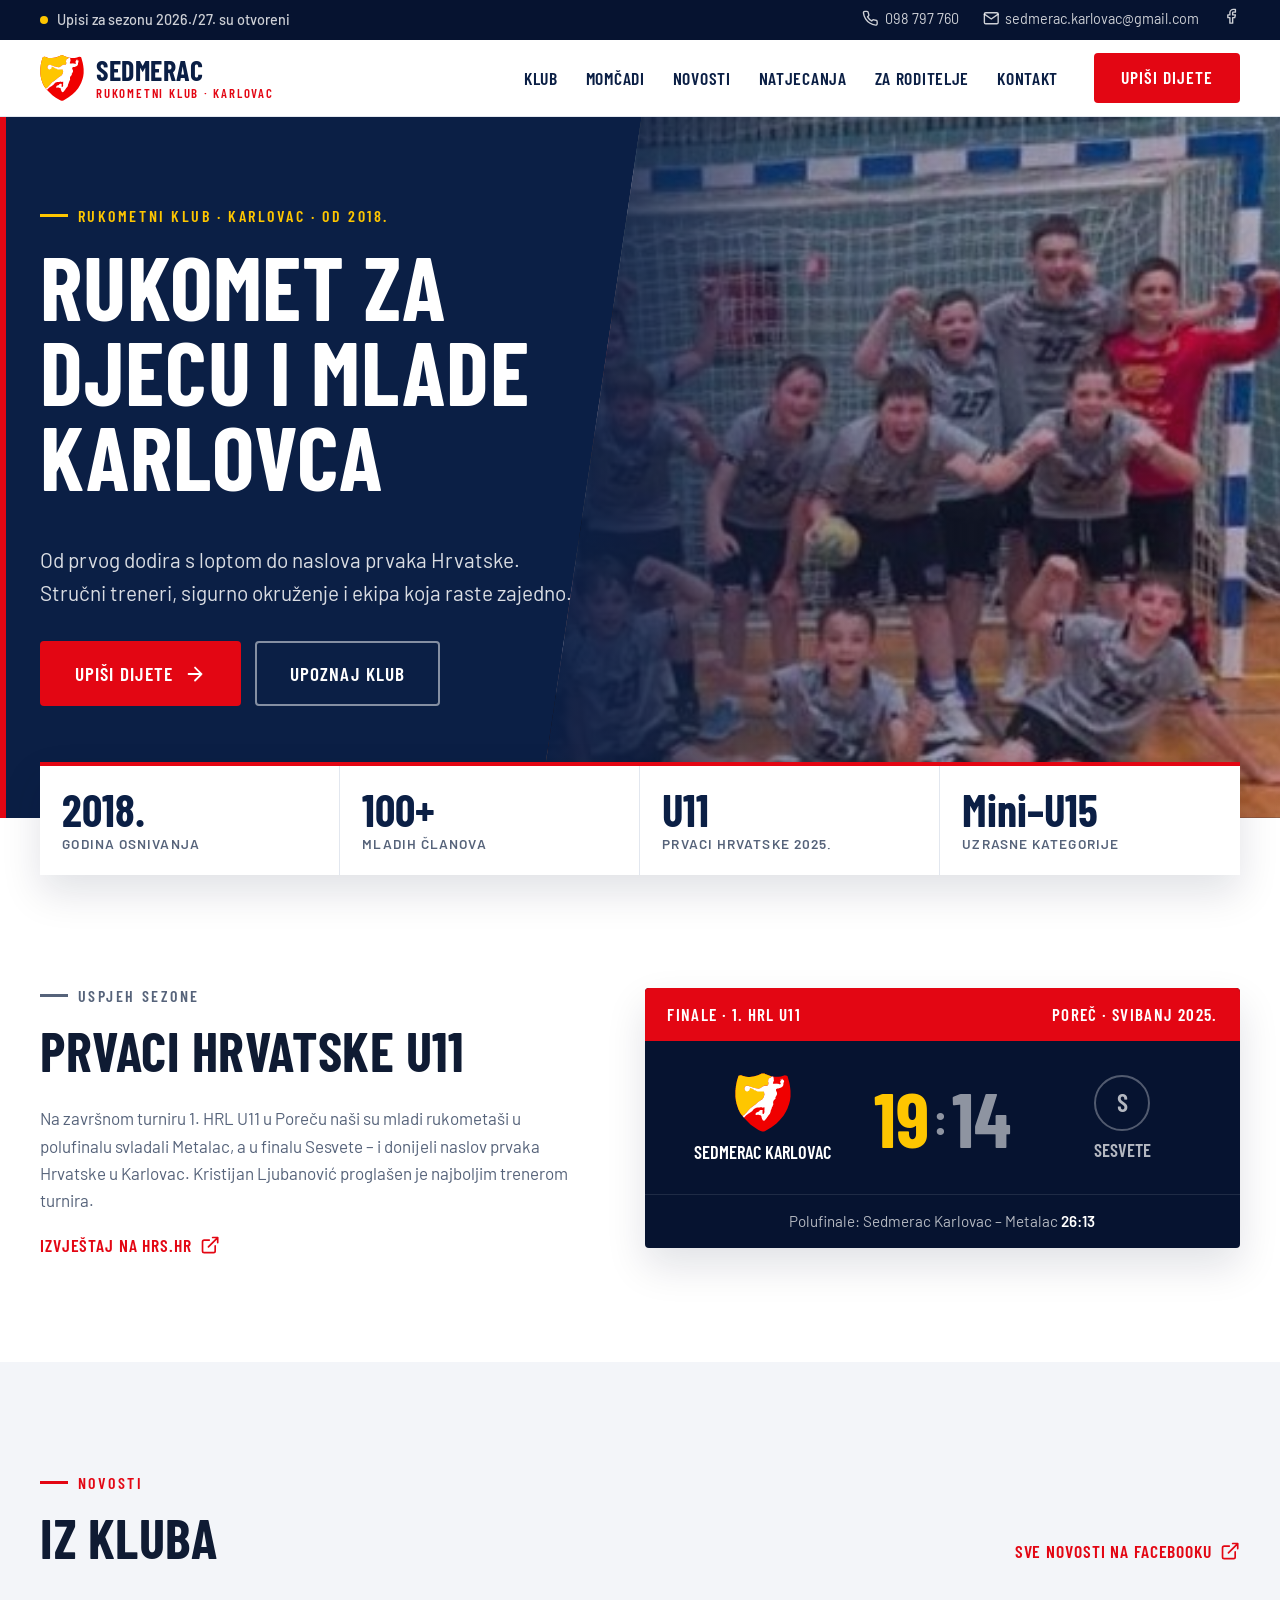
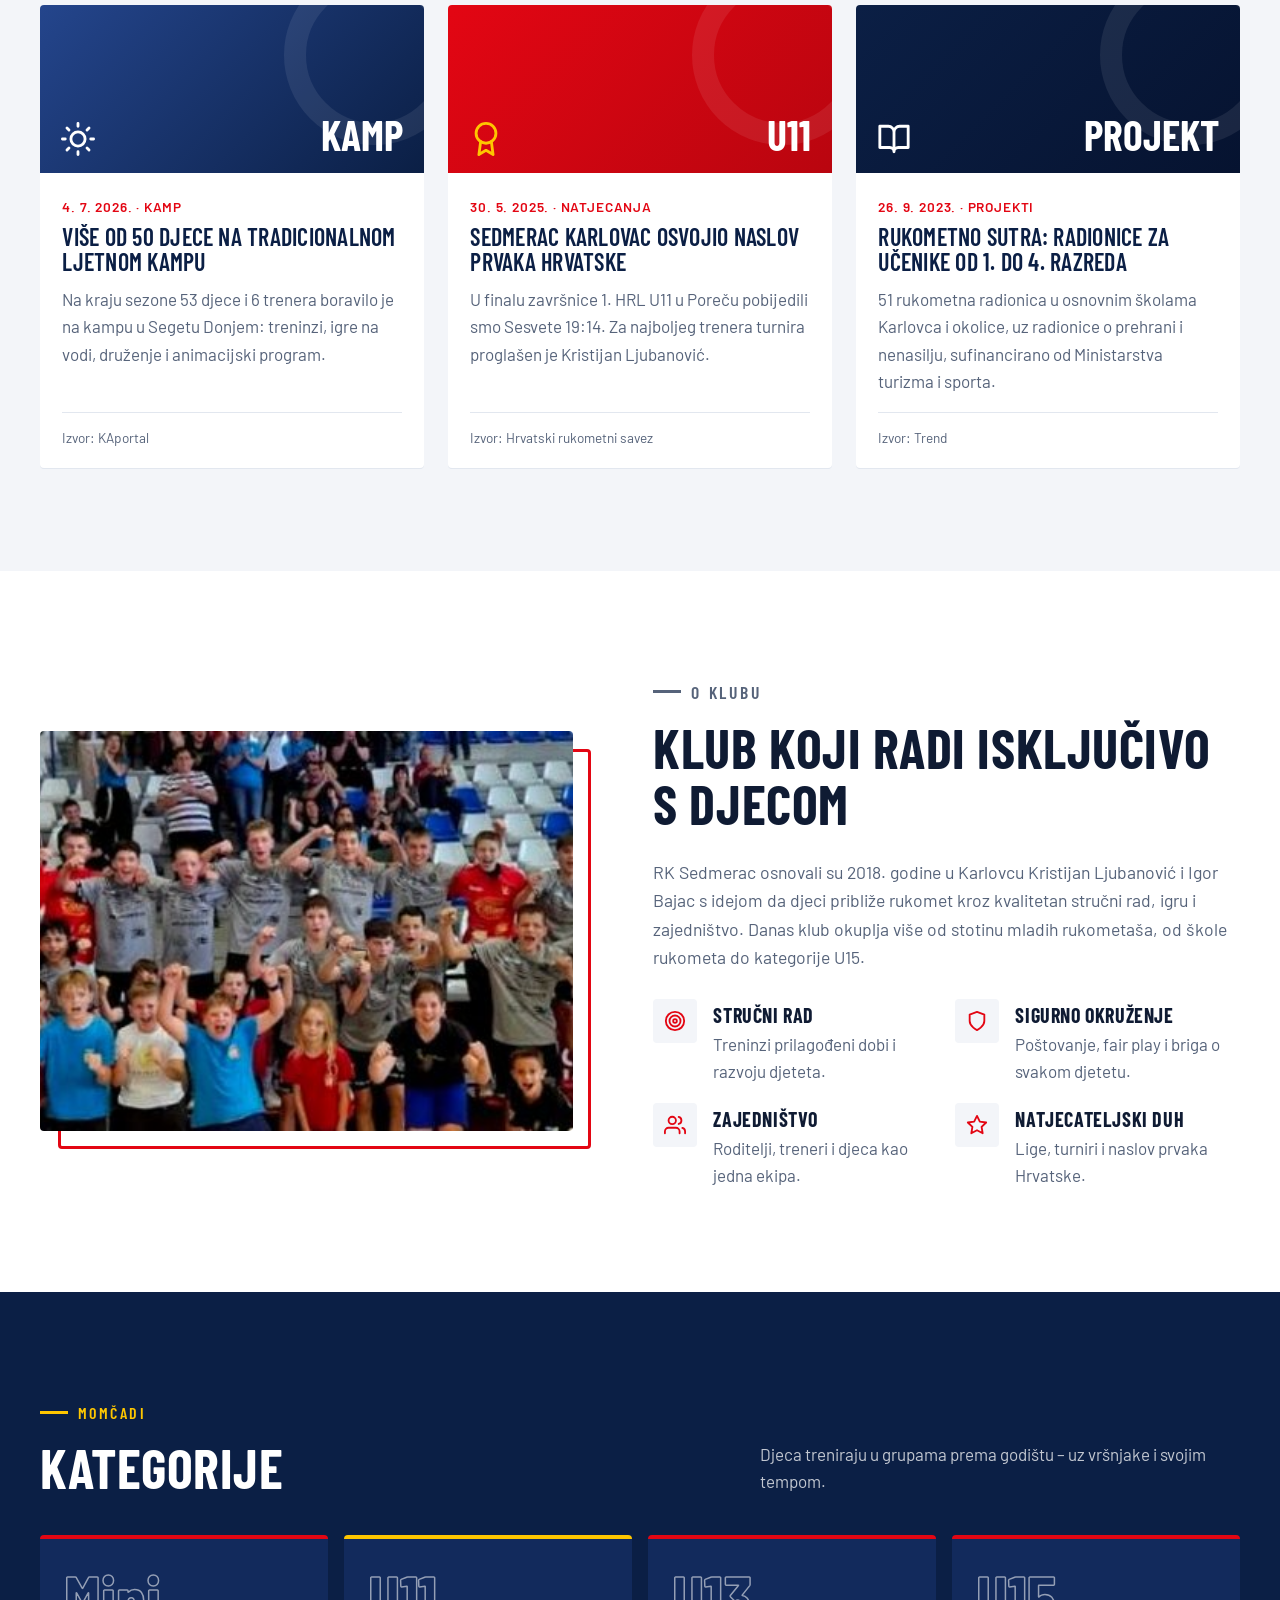
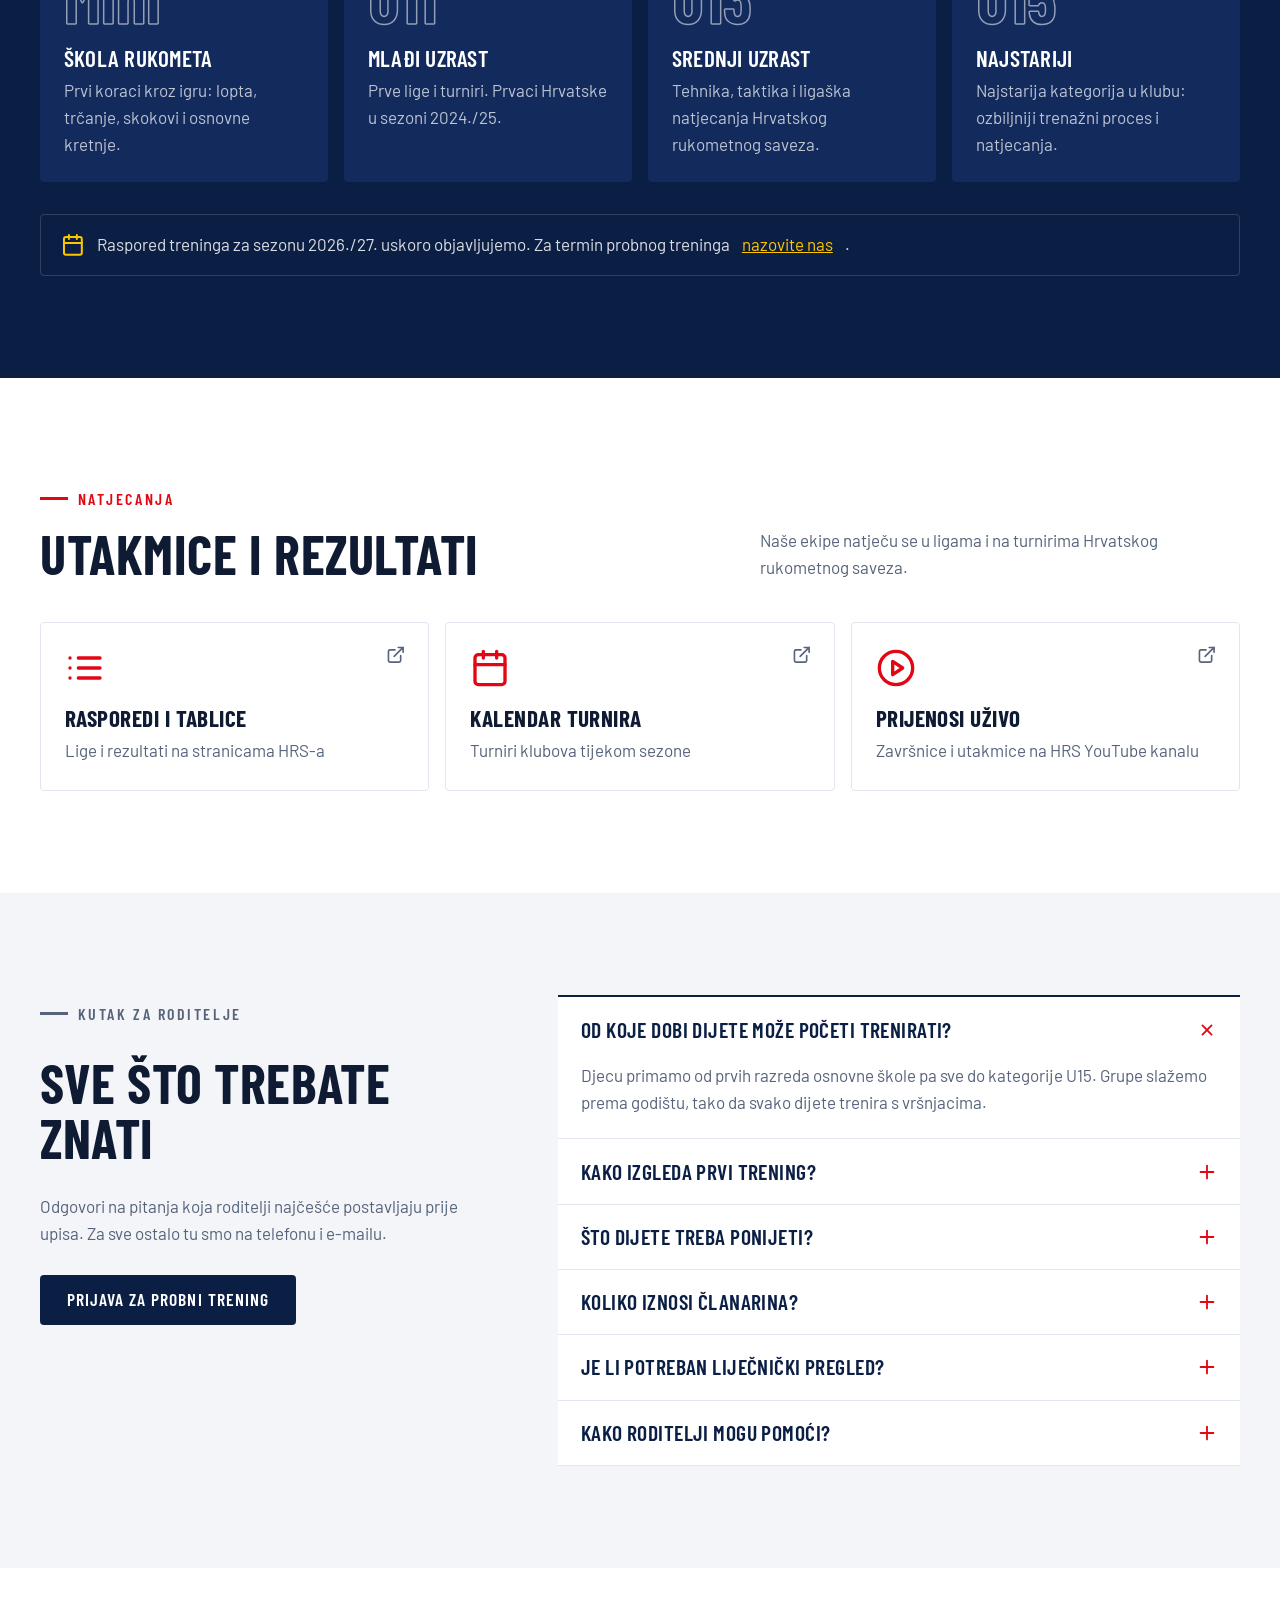
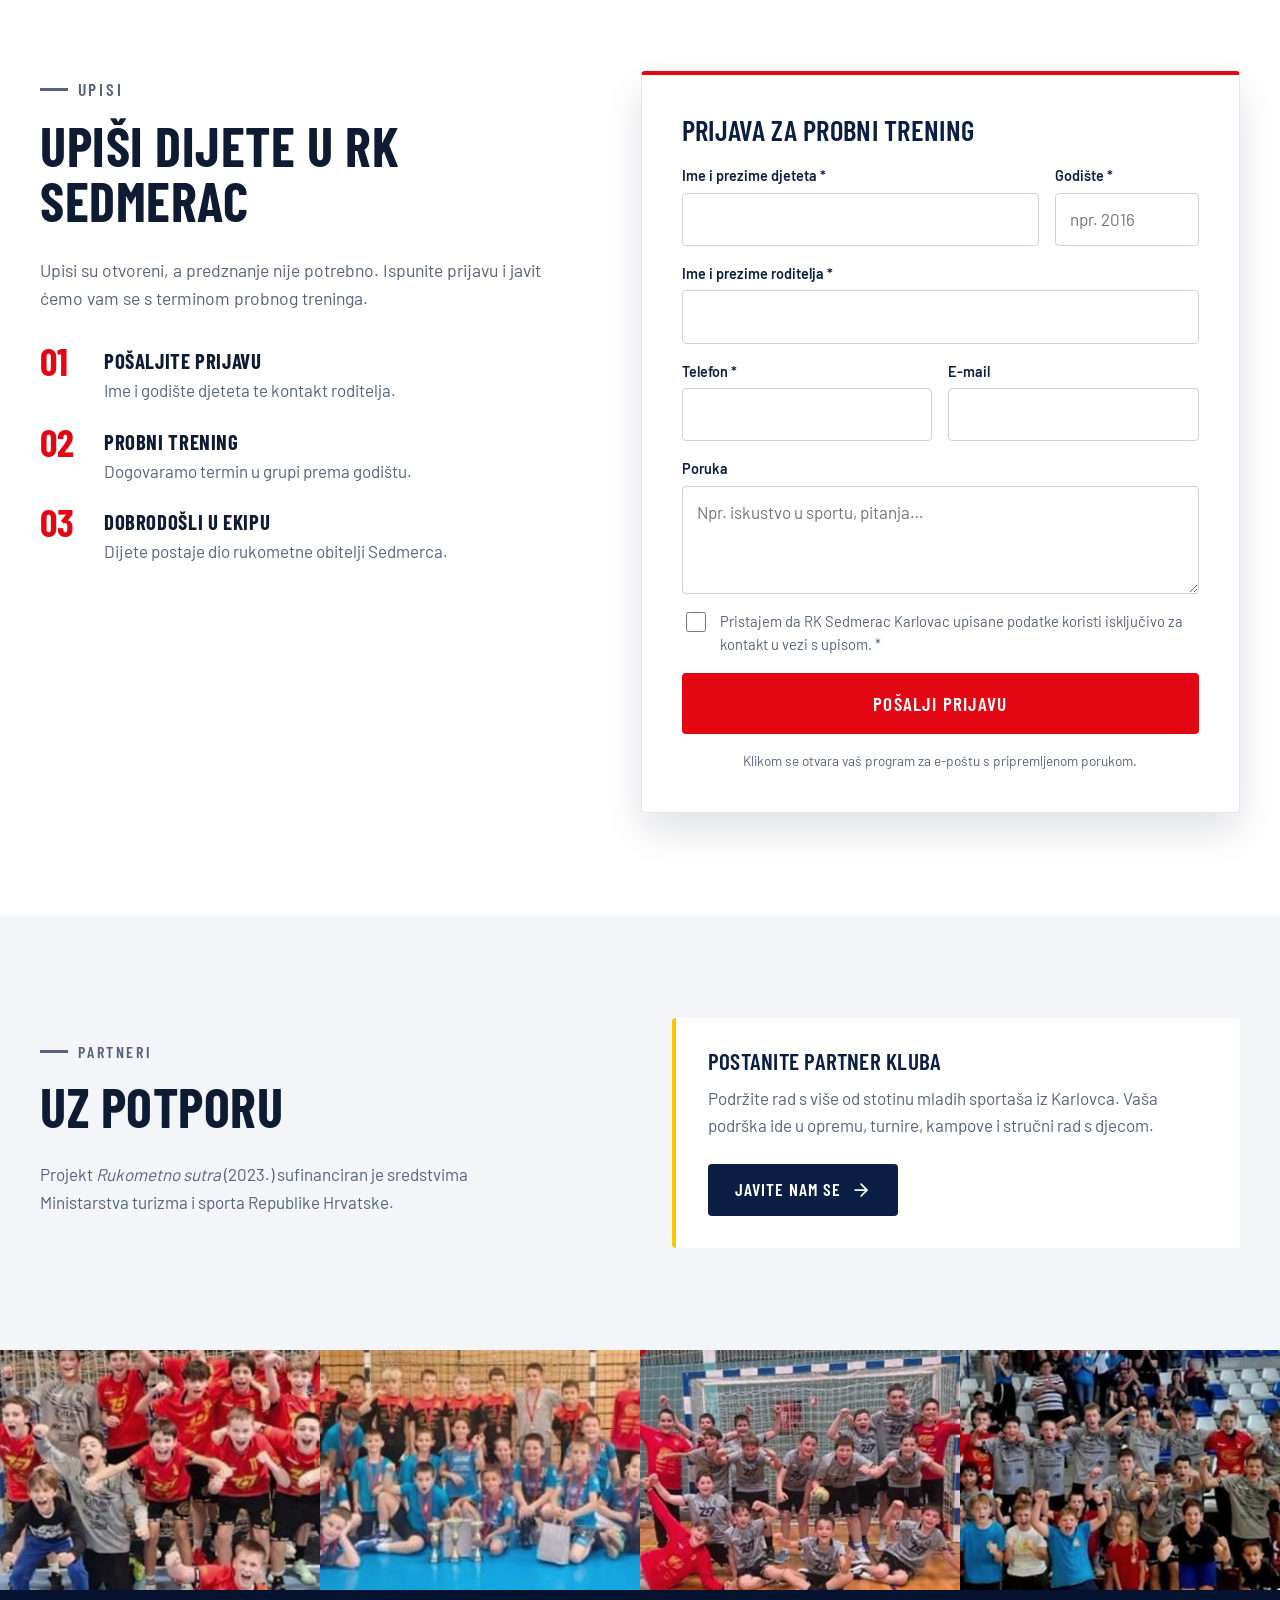
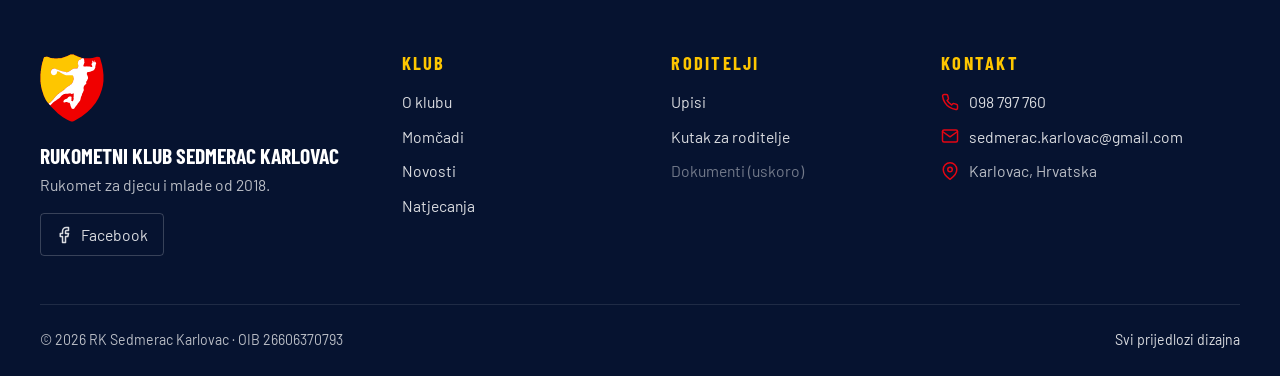
<file: pro/index.html>
<!doctype html>
<html lang="hr">
<head>
  <meta charset="utf-8">
  <meta name="viewport" content="width=device-width, initial-scale=1">
  <title>RK Sedmerac Karlovac – rukometni klub za djecu i mlade</title>
  <meta name="description" content="Rukometni klub Sedmerac Karlovac: škola rukometa i natjecateljske ekipe do U15. Prvaci Hrvatske U11 2025. Upisi su otvoreni.">
  <meta name="theme-color" content="#0b1f45">
  <!-- TODO: privremeni pregled – maknuti noindex kad stranica ide uživo -->
  <meta name="robots" content="noindex, nofollow">
  <meta property="og:type" content="website">
  <meta property="og:locale" content="hr_HR">
  <meta property="og:title" content="RK Sedmerac Karlovac">
  <meta property="og:description" content="Rukometni klub za djecu i mlade iz Karlovca. Prvaci Hrvatske U11 2025.">
  <link rel="icon" href="../assets/img/grb.svg" type="image/svg+xml">
  <link rel="apple-touch-icon" href="../assets/img/apple-touch-icon.png">
  <link rel="preload" href="../assets/fonts/barlow-condensed-700-latin.woff2" as="font" type="font/woff2" crossorigin>
  <link rel="preload" href="../assets/fonts/barlow-400-latin.woff2" as="font" type="font/woff2" crossorigin>
  <link rel="stylesheet" href="css/pro.css">
  <script src="js/pro.js" defer></script>
</head>
<body>
  <svg class="sprite" aria-hidden="true">
    <symbol id="i-phone" viewBox="0 0 24 24"><path d="M22 16.92v3a2 2 0 0 1-2.18 2 19.79 19.79 0 0 1-8.63-3.07 19.5 19.5 0 0 1-6-6 19.79 19.79 0 0 1-3.07-8.67A2 2 0 0 1 4.11 2h3a2 2 0 0 1 2 1.72c.13.96.36 1.9.7 2.81a2 2 0 0 1-.45 2.11L8.09 9.91a16 16 0 0 0 6 6l1.27-1.27a2 2 0 0 1 2.11-.45c.91.34 1.85.57 2.81.7A2 2 0 0 1 22 16.92z"/></symbol>
    <symbol id="i-mail" viewBox="0 0 24 24"><path d="M4 4h16c1.1 0 2 .9 2 2v12c0 1.1-.9 2-2 2H4c-1.1 0-2-.9-2-2V6c0-1.1.9-2 2-2z"/><path d="m22 6-10 7L2 6"/></symbol>
    <symbol id="i-facebook" viewBox="0 0 24 24"><path d="M18 2h-3a5 5 0 0 0-5 5v3H7v4h3v8h4v-8h3l1-4h-4V7a1 1 0 0 1 1-1h3z"/></symbol>
    <symbol id="i-pin" viewBox="0 0 24 24"><path d="M21 10c0 7-9 13-9 13s-9-6-9-13a9 9 0 0 1 18 0z"/><circle cx="12" cy="10" r="3"/></symbol>
    <symbol id="i-award" viewBox="0 0 24 24"><circle cx="12" cy="8" r="7"/><path d="M8.21 13.89 7 23l5-3 5 3-1.21-9.12"/></symbol>
    <symbol id="i-users" viewBox="0 0 24 24"><path d="M17 21v-2a4 4 0 0 0-4-4H5a4 4 0 0 0-4 4v2"/><circle cx="9" cy="7" r="4"/><path d="M23 21v-2a4 4 0 0 0-3-3.87M16 3.13a4 4 0 0 1 0 7.75"/></symbol>
    <symbol id="i-shield" viewBox="0 0 24 24"><path d="M12 22s8-4 8-10V5l-8-3-8 3v7c0 6 8 10 8 10z"/></symbol>
    <symbol id="i-heart" viewBox="0 0 24 24"><path d="M20.84 4.61a5.5 5.5 0 0 0-7.78 0L12 5.67l-1.06-1.06a5.5 5.5 0 0 0-7.78 7.78l1.06 1.06L12 21.23l7.78-7.78 1.06-1.06a5.5 5.5 0 0 0 0-7.78z"/></symbol>
    <symbol id="i-target" viewBox="0 0 24 24"><circle cx="12" cy="12" r="10"/><circle cx="12" cy="12" r="6"/><circle cx="12" cy="12" r="2"/></symbol>
    <symbol id="i-calendar" viewBox="0 0 24 24"><rect x="3" y="4" width="18" height="18" rx="2"/><path d="M16 2v4M8 2v4M3 10h18"/></symbol>
    <symbol id="i-play" viewBox="0 0 24 24"><circle cx="12" cy="12" r="10"/><path d="m10 8 6 4-6 4V8z"/></symbol>
    <symbol id="i-list" viewBox="0 0 24 24"><path d="M8 6h13M8 12h13M8 18h13M3 6h.01M3 12h.01M3 18h.01"/></symbol>
    <symbol id="i-sun" viewBox="0 0 24 24"><circle cx="12" cy="12" r="5"/><path d="M12 1v2M12 21v2M4.22 4.22l1.42 1.42M18.36 18.36l1.42 1.42M1 12h2M21 12h2M4.22 19.78l1.42-1.42M18.36 5.64l1.42-1.42"/></symbol>
    <symbol id="i-book" viewBox="0 0 24 24"><path d="M2 3h6a4 4 0 0 1 4 4v14a3 3 0 0 0-3-3H2zM22 3h-6a4 4 0 0 0-4 4v14a3 3 0 0 1 3-3h7z"/></symbol>
    <symbol id="i-star" viewBox="0 0 24 24"><path d="m12 2 3.09 6.26L22 9.27l-5 4.87 1.18 6.88L12 17.77l-6.18 3.25L7 14.14 2 9.27l6.91-1.01L12 2z"/></symbol>
    <symbol id="i-arrow" viewBox="0 0 24 24"><path d="M5 12h14M12 5l7 7-7 7"/></symbol>
    <symbol id="i-external" viewBox="0 0 24 24"><path d="M18 13v6a2 2 0 0 1-2 2H5a2 2 0 0 1-2-2V8a2 2 0 0 1 2-2h6M15 3h6v6M10 14 21 3"/></symbol>
    <symbol id="i-plus" viewBox="0 0 24 24"><path d="M12 5v14M5 12h14"/></symbol>
    <symbol id="i-check" viewBox="0 0 24 24"><path d="M20 6 9 17l-5-5"/></symbol>
  </svg>

  <a class="skip-link" href="#sadrzaj">Preskoči na sadržaj</a>

  <div class="topbar">
    <div class="container topbar-inner">
      <p class="topbar-note"><span class="pulse" aria-hidden="true"></span> Upisi za sezonu 2026./27. su otvoreni</p>
      <ul class="topbar-links">
        <li><a href="tel:+38598797760"><svg class="icon"><use href="#i-phone"/></svg> 098 797 760</a></li>
        <li><a href="mailto:sedmerac.karlovac@gmail.com"><svg class="icon"><use href="#i-mail"/></svg> sedmerac.karlovac@gmail.com</a></li>
        <li><a href="https://www.facebook.com/rksedmerackarlovac/" target="_blank" rel="noopener" aria-label="Facebook"><svg class="icon"><use href="#i-facebook"/></svg></a></li>
      </ul>
    </div>
  </div>

  <header class="masthead" data-header>
    <div class="container masthead-inner">
      <a class="brand" href="#top" aria-label="RK Sedmerac Karlovac – početna">
        <img src="../assets/img/grb.svg" alt="" width="44" height="46">
        <span class="brand-text"><strong>Sedmerac</strong><small>Rukometni klub · Karlovac</small></span>
      </a>
      <button class="nav-toggle" type="button" aria-expanded="false" aria-controls="nav" data-nav-toggle>
        <span class="nav-toggle-bars" aria-hidden="true"></span>
        <span class="visually-hidden">Izbornik</span>
      </button>
      <nav id="nav" class="nav" aria-label="Glavna navigacija">
        <ul>
          <li><a href="#klub">Klub</a></li>
          <li><a href="#momcadi">Momčadi</a></li>
          <li><a href="#novosti">Novosti</a></li>
          <li><a href="#natjecanja">Natjecanja</a></li>
          <li><a href="#roditelji">Za roditelje</a></li>
          <li><a href="#kontakt">Kontakt</a></li>
        </ul>
        <a class="btn btn-red" href="#upisi">Upiši dijete</a>
      </nav>
    </div>
  </header>

  <main id="sadrzaj">
    <section class="hero" id="top">
      <div class="hero-media">
        <img src="../assets/img/slavlje-gol.jpg" alt="Mladi rukometaši RK Sedmerac slave ispred gola" width="466" height="290">
      </div>
      <div class="container hero-inner">
        <p class="kicker">Rukometni klub · Karlovac · od 2018.</p>
        <h1>Rukomet za djecu i mlade Karlovca</h1>
        <p class="hero-lead">Od prvog dodira s loptom do naslova prvaka Hrvatske. Stručni treneri, sigurno okruženje i ekipa koja raste zajedno.</p>
        <div class="hero-actions">
          <a class="btn btn-red btn-lg" href="#upisi">Upiši dijete <svg class="icon"><use href="#i-arrow"/></svg></a>
          <a class="btn btn-ghost btn-lg" href="#klub">Upoznaj klub</a>
        </div>
      </div>
    </section>

    <div class="container">
      <dl class="facts">
        <div><dt>Godina osnivanja</dt><dd>2018.</dd></div>
        <div><dt>Mladih članova</dt><dd>100+</dd></div>
        <div><dt>Prvaci Hrvatske 2025.</dt><dd>U11</dd></div>
        <div><dt>Uzrasne kategorije</dt><dd>Mini–U15</dd></div>
      </dl>
    </div>

    <section class="section" aria-labelledby="uspjeh-naslov">
      <div class="container result">
        <div class="result-copy">
          <p class="kicker kicker-red">Uspjeh sezone</p>
          <h2 id="uspjeh-naslov">Prvaci Hrvatske U11</h2>
          <p>Na završnom turniru 1. HRL U11 u Poreču naši su mladi rukometaši u polufinalu svladali Metalac, a u finalu Sesvete – i donijeli naslov prvaka Hrvatske u Karlovac. Kristijan Ljubanović proglašen je najboljim trenerom turnira.</p>
          <a class="link-arrow" href="https://hrs.hr/2025/05/30/zavrsnica-1-hrl-u11-m-sedmerac-karlovac-osvojio-naslov-prvaka-hrvatske/" target="_blank" rel="noopener">Izvještaj na hrs.hr <svg class="icon"><use href="#i-external"/></svg></a>
        </div>
        <div class="scoreboard" role="group" aria-label="Finale 1. HRL U11: Sedmerac Karlovac – Sesvete 19:14">
          <p class="scoreboard-meta"><span>Finale · 1. HRL U11</span><span>Poreč · svibanj 2025.</span></p>
          <div class="scoreboard-main">
            <div class="team team-home">
              <img src="../assets/img/grb.svg" alt="" width="56" height="58">
              <span>Sedmerac Karlovac</span>
            </div>
            <p class="score"><span class="win">19</span><span class="sep">:</span><span>14</span></p>
            <div class="team">
              <span class="team-badge" aria-hidden="true">S</span>
              <span>Sesvete</span>
            </div>
          </div>
          <p class="scoreboard-foot">Polufinale: Sedmerac Karlovac – Metalac <strong>26:13</strong></p>
        </div>
      </div>
    </section>

    <section class="section section-soft" id="novosti" aria-labelledby="novosti-naslov">
      <div class="container">
        <div class="section-head">
          <div>
            <p class="kicker kicker-red">Novosti</p>
            <h2 id="novosti-naslov">Iz kluba</h2>
          </div>
          <a class="link-arrow" href="https://www.facebook.com/rksedmerackarlovac/" target="_blank" rel="noopener">Sve novosti na Facebooku <svg class="icon"><use href="#i-external"/></svg></a>
        </div>
        <!-- TODO: zamijeniti vanjskim poveznicama na vlastite objave kad se uvede CMS -->
        <ul class="news">
          <li>
            <article class="news-card">
              <div class="news-thumb thumb-camp" aria-hidden="true"><svg class="icon"><use href="#i-sun"/></svg><span>Kamp</span></div>
              <div class="news-body">
                <p class="news-meta"><time datetime="2026-07-04">4. 7. 2026.</time> · Kamp</p>
                <h3><a href="https://kaportal.net.hr/kas/1397612/vise-od-pedeset-djece-iz-rk-sedmerac-s-trenerima-boravilo-u-tradicionalnom-kampu-sportovi-igre-na-vodi-druzenje-i-animacijski-program/" target="_blank" rel="noopener">Više od 50 djece na tradicionalnom ljetnom kampu</a></h3>
                <p>Na kraju sezone 53 djece i 6 trenera boravilo je na kampu u Segetu Donjem: treninzi, igre na vodi, druženje i animacijski program.</p>
                <p class="news-source">Izvor: KAportal</p>
              </div>
            </article>
          </li>
          <li>
            <article class="news-card">
              <div class="news-thumb thumb-title" aria-hidden="true"><svg class="icon"><use href="#i-award"/></svg><span>U11</span></div>
              <div class="news-body">
                <p class="news-meta"><time datetime="2025-05-30">30. 5. 2025.</time> · Natjecanja</p>
                <h3><a href="https://hrs.hr/2025/05/30/zavrsnica-1-hrl-u11-m-sedmerac-karlovac-osvojio-naslov-prvaka-hrvatske/" target="_blank" rel="noopener">Sedmerac Karlovac osvojio naslov prvaka Hrvatske</a></h3>
                <p>U finalu završnice 1. HRL U11 u Poreču pobijedili smo Sesvete 19:14. Za najboljeg trenera turnira proglašen je Kristijan Ljubanović.</p>
                <p class="news-source">Izvor: Hrvatski rukometni savez</p>
              </div>
            </article>
          </li>
          <li>
            <article class="news-card">
              <div class="news-thumb thumb-project" aria-hidden="true"><svg class="icon"><use href="#i-book"/></svg><span>Projekt</span></div>
              <div class="news-body">
                <p class="news-meta"><time datetime="2023-09-26">26. 9. 2023.</time> · Projekti</p>
                <h3><a href="https://trend.com.hr/2023/09/26/rk-sedmerac-karlovac-provodi-znacajan-projekt-rukometno-sutra-za-djecu-od-1-do-4-razreda-osnovne-skole/" target="_blank" rel="noopener">Rukometno sutra: radionice za učenike od 1. do 4. razreda</a></h3>
                <p>51 rukometna radionica u osnovnim školama Karlovca i okolice, uz radionice o prehrani i nenasilju, sufinancirano od Ministarstva turizma i sporta.</p>
                <p class="news-source">Izvor: Trend</p>
              </div>
            </article>
          </li>
        </ul>
      </div>
    </section>

    <section class="section" id="klub" aria-labelledby="klub-naslov">
      <div class="container about">
        <figure class="about-media">
          <img src="../assets/img/ekipa-tribina.jpg" alt="Igrači RK Sedmerac slave s navijačima na tribini" width="458" height="262" loading="lazy">
        </figure>
        <div class="about-copy">
          <p class="kicker kicker-red">O klubu</p>
          <h2 id="klub-naslov">Klub koji radi isključivo s djecom</h2>
          <p>RK Sedmerac osnovali su 2018. godine u Karlovcu Kristijan Ljubanović i Igor Bajac s idejom da djeci približe rukomet kroz kvalitetan stručni rad, igru i zajedništvo. Danas klub okuplja više od stotinu mladih rukometaša, od škole rukometa do kategorije U15.</p>
          <ul class="values">
            <li><svg class="icon"><use href="#i-target"/></svg><div><strong>Stručni rad</strong><span>Treninzi prilagođeni dobi i razvoju djeteta.</span></div></li>
            <li><svg class="icon"><use href="#i-shield"/></svg><div><strong>Sigurno okruženje</strong><span>Poštovanje, fair play i briga o svakom djetetu.</span></div></li>
            <li><svg class="icon"><use href="#i-users"/></svg><div><strong>Zajedništvo</strong><span>Roditelji, treneri i djeca kao jedna ekipa.</span></div></li>
            <li><svg class="icon"><use href="#i-star"/></svg><div><strong>Natjecateljski duh</strong><span>Lige, turniri i naslov prvaka Hrvatske.</span></div></li>
          </ul>
        </div>
      </div>
    </section>

    <section class="section section-navy" id="momcadi" aria-labelledby="momcadi-naslov">
      <div class="container">
        <div class="section-head">
          <div>
            <p class="kicker">Momčadi</p>
            <h2 id="momcadi-naslov">Kategorije</h2>
          </div>
          <p class="section-sub">Djeca treniraju u grupama prema godištu – uz vršnjake i svojim tempom.</p>
        </div>
        <!-- TODO: godišta, termini, dvorane i treneri po kategoriji za sezonu 2026./27. -->
        <ul class="teams">
          <li class="team-card">
            <span class="team-code">Mini</span>
            <h3>Škola rukometa</h3>
            <p>Prvi koraci kroz igru: lopta, trčanje, skokovi i osnovne kretnje.</p>
          </li>
          <li class="team-card">
            <span class="team-code">U11</span>
            <h3>Mlađi uzrast</h3>
            <p>Prve lige i turniri. Prvaci Hrvatske u sezoni 2024./25.</p>
          </li>
          <li class="team-card">
            <span class="team-code">U13</span>
            <h3>Srednji uzrast</h3>
            <p>Tehnika, taktika i ligaška natjecanja Hrvatskog rukometnog saveza.</p>
          </li>
          <li class="team-card">
            <span class="team-code">U15</span>
            <h3>Najstariji</h3>
            <p>Najstarija kategorija u klubu: ozbiljniji trenažni proces i natjecanja.</p>
          </li>
        </ul>
        <p class="schedule-note"><svg class="icon"><use href="#i-calendar"/></svg> Raspored treninga za sezonu 2026./27. uskoro objavljujemo. Za termin probnog treninga <a href="tel:+38598797760">nazovite nas</a>.</p>
      </div>
    </section>

    <section class="section" id="natjecanja" aria-labelledby="natjecanja-naslov">
      <div class="container">
        <div class="section-head">
          <div>
            <p class="kicker kicker-red">Natjecanja</p>
            <h2 id="natjecanja-naslov">Utakmice i rezultati</h2>
          </div>
          <p class="section-sub">Naše ekipe natječu se u ligama i na turnirima Hrvatskog rukometnog saveza.</p>
        </div>
        <!-- TODO: kad budu poznate, povezati izravno na stranice liga u kojima nastupaju ekipe Sedmerca -->
        <ul class="tiles">
          <li>
            <a class="tile" href="https://hrs.hr/natjecanja/" target="_blank" rel="noopener">
              <svg class="icon"><use href="#i-list"/></svg>
              <strong>Rasporedi i tablice</strong>
              <span>Lige i rezultati na stranicama HRS-a</span>
              <svg class="icon tile-ext"><use href="#i-external"/></svg>
            </a>
          </li>
          <li>
            <a class="tile" href="https://hrs.hr/dokumenti-lige/kalendar-turnira/" target="_blank" rel="noopener">
              <svg class="icon"><use href="#i-calendar"/></svg>
              <strong>Kalendar turnira</strong>
              <span>Turniri klubova tijekom sezone</span>
              <svg class="icon tile-ext"><use href="#i-external"/></svg>
            </a>
          </li>
          <li>
            <a class="tile" href="https://www.youtube.com/@HRSmediacentar/streams" target="_blank" rel="noopener">
              <svg class="icon"><use href="#i-play"/></svg>
              <strong>Prijenosi uživo</strong>
              <span>Završnice i utakmice na HRS YouTube kanalu</span>
              <svg class="icon tile-ext"><use href="#i-external"/></svg>
            </a>
          </li>
        </ul>
      </div>
    </section>

    <section class="section section-soft" id="roditelji" aria-labelledby="roditelji-naslov">
      <div class="container parents">
        <div class="parents-intro">
          <p class="kicker kicker-red">Kutak za roditelje</p>
          <h2 id="roditelji-naslov">Sve što trebate znati</h2>
          <p>Odgovori na pitanja koja roditelji najčešće postavljaju prije upisa. Za sve ostalo tu smo na telefonu i e-mailu.</p>
          <a class="btn btn-navy" href="#upisi">Prijava za probni trening</a>
        </div>
        <div class="faq">
          <details name="faq" open>
            <summary>Od koje dobi dijete može početi trenirati?<svg class="icon"><use href="#i-plus"/></svg></summary>
            <p>Djecu primamo od prvih razreda osnovne škole pa sve do kategorije U15. Grupe slažemo prema godištu, tako da svako dijete trenira s vršnjacima.</p>
          </details>
          <details name="faq">
            <summary>Kako izgleda prvi trening?<svg class="icon"><use href="#i-plus"/></svg></summary>
            <p>Dijete dolazi na probni trening u grupu svoje dobi, upoznaje trenera i suigrače te isproba rukomet – bez obveze upisa.</p>
          </details>
          <details name="faq">
            <summary>Što dijete treba ponijeti?<svg class="icon"><use href="#i-plus"/></svg></summary>
            <ul class="checks">
              <li><svg class="icon"><use href="#i-check"/></svg> Sportsku odjeću – majicu i kratke hlače</li>
              <li><svg class="icon"><use href="#i-check"/></svg> Čiste tenisice za dvoranu</li>
              <li><svg class="icon"><use href="#i-check"/></svg> Bočicu vode</li>
            </ul>
          </details>
          <details name="faq">
            <summary>Koliko iznosi članarina?<svg class="icon"><use href="#i-plus"/></svg></summary>
            <!-- TODO: upisati mjesečni iznos, popuste za braću/sestre i način plaćanja -->
            <p>Informacije o mjesečnoj članarini i načinu plaćanja dobit ćete pri upisu ili telefonom na 098 797 760.</p>
          </details>
          <details name="faq">
            <summary>Je li potreban liječnički pregled?<svg class="icon"><use href="#i-plus"/></svg></summary>
            <p>Za nastup na natjecanjima djeca trebaju važeći sportsko-liječnički pregled. Klub će vas uputiti kada i gdje ga obaviti.</p>
          </details>
          <details name="faq">
            <summary>Kako roditelji mogu pomoći?<svg class="icon"><use href="#i-plus"/></svg></summary>
            <ul class="checks">
              <li><svg class="icon"><use href="#i-check"/></svg> Navijajte pozitivno, a treniranje prepustite trenerima.</li>
              <li><svg class="icon"><use href="#i-check"/></svg> Poštujte suce, protivnike i njihove roditelje.</li>
              <li><svg class="icon"><use href="#i-check"/></svg> Hvalite trud, a ne samo rezultat.</li>
              <li><svg class="icon"><use href="#i-check"/></svg> Izostanak s treninga javite treneru na vrijeme.</li>
            </ul>
          </details>
        </div>
      </div>
    </section>

    <section class="section" id="upisi" aria-labelledby="upisi-naslov">
      <div class="container enroll">
        <div class="enroll-copy">
          <p class="kicker kicker-red">Upisi</p>
          <h2 id="upisi-naslov">Upiši dijete u RK Sedmerac</h2>
          <p>Upisi su otvoreni, a predznanje nije potrebno. Ispunite prijavu i javit ćemo vam se s terminom probnog treninga.</p>
          <ol class="steps">
            <li><strong>Pošaljite prijavu</strong><span>Ime i godište djeteta te kontakt roditelja.</span></li>
            <li><strong>Probni trening</strong><span>Dogovaramo termin u grupi prema godištu.</span></li>
            <li><strong>Dobrodošli u ekipu</strong><span>Dijete postaje dio rukometne obitelji Sedmerca.</span></li>
          </ol>
        </div>
        <!-- TODO: kad klub odabere platformu (Formspree, Relago, Sportimus…), slati prijavu izravno umjesto e-mailom -->
        <form class="enroll-form" action="mailto:sedmerac.karlovac@gmail.com?subject=Prijava%20za%20probni%20trening" method="post" enctype="text/plain" data-enroll-form>
          <h3>Prijava za probni trening</h3>
          <div class="field-row">
            <label class="field">
              <span>Ime i prezime djeteta *</span>
              <input name="dijete" type="text" autocomplete="off" required>
            </label>
            <label class="field field-short">
              <span>Godište *</span>
              <input name="godiste" type="number" inputmode="numeric" min="2008" max="2022" placeholder="npr. 2016" required>
            </label>
          </div>
          <label class="field">
            <span>Ime i prezime roditelja *</span>
            <input name="roditelj" type="text" autocomplete="name" required>
          </label>
          <div class="field-row">
            <label class="field">
              <span>Telefon *</span>
              <input name="telefon" type="tel" autocomplete="tel" required>
            </label>
            <label class="field">
              <span>E-mail</span>
              <input name="email" type="email" autocomplete="email">
            </label>
          </div>
          <label class="field">
            <span>Poruka</span>
            <textarea name="poruka" rows="3" placeholder="Npr. iskustvo u sportu, pitanja…"></textarea>
          </label>
          <label class="consent">
            <input type="checkbox" name="privola" required>
            <span>Pristajem da RK Sedmerac Karlovac upisane podatke koristi isključivo za kontakt u vezi s upisom. *</span>
          </label>
          <button class="btn btn-red btn-lg btn-block" type="submit">Pošalji prijavu</button>
          <p class="form-hint">Klikom se otvara vaš program za e-poštu s pripremljenom porukom.</p>
        </form>
      </div>
    </section>

    <section class="section section-soft" aria-labelledby="partneri-naslov">
      <div class="container partners">
        <div>
          <p class="kicker kicker-red">Partneri</p>
          <h2 id="partneri-naslov">Uz potporu</h2>
          <p>Projekt <em>Rukometno sutra</em> (2023.) sufinanciran je sredstvima Ministarstva turizma i sporta Republike Hrvatske.</p>
        </div>
        <div class="partner-pitch">
          <h3>Postanite partner kluba</h3>
          <p>Podržite rad s više od stotinu mladih sportaša iz Karlovca. Vaša podrška ide u opremu, turnire, kampove i stručni rad s djecom.</p>
          <a class="btn btn-navy" href="mailto:sedmerac.karlovac@gmail.com?subject=Partnerstvo%20s%20RK%20Sedmerac">Javite nam se <svg class="icon"><use href="#i-arrow"/></svg></a>
        </div>
      </div>
    </section>

    <section class="gallery-strip" aria-label="Fotografije iz kluba">
      <img src="../assets/img/prvaci.jpg" alt="Igrači RK Sedmerac u crvenim dresovima slave u dvorani" width="442" height="253" loading="lazy">
      <img src="../assets/img/turnir-medalje.jpg" alt="Djeca s medaljama i peharima nakon rukometnog turnira" width="414" height="222" loading="lazy">
      <img src="../assets/img/slavlje-gol.jpg" alt="Ekipa RK Sedmerac u sivim dresovima slavi ispred gola" width="466" height="290" loading="lazy">
      <img src="../assets/img/ekipa-tribina.jpg" alt="Mladi rukometaši slave ispred tribine" width="458" height="262" loading="lazy">
    </section>
  </main>

  <footer class="footer" id="kontakt">
    <div class="container footer-grid">
      <div class="footer-brand">
        <img src="../assets/img/grb.svg" alt="" width="64" height="67">
        <p><strong>Rukometni klub Sedmerac Karlovac</strong>Rukomet za djecu i mlade od 2018.</p>
        <a class="social" href="https://www.facebook.com/rksedmerackarlovac/" target="_blank" rel="noopener"><svg class="icon"><use href="#i-facebook"/></svg> Facebook</a>
      </div>
      <div>
        <h2 class="footer-title">Klub</h2>
        <ul class="footer-links">
          <li><a href="#klub">O klubu</a></li>
          <li><a href="#momcadi">Momčadi</a></li>
          <li><a href="#novosti">Novosti</a></li>
          <li><a href="#natjecanja">Natjecanja</a></li>
        </ul>
      </div>
      <div>
        <h2 class="footer-title">Roditelji</h2>
        <ul class="footer-links">
          <li><a href="#upisi">Upisi</a></li>
          <li><a href="#roditelji">Kutak za roditelje</a></li>
          <!-- TODO: stranica s dokumentima (statut, izvješća, obrasci) i pravila privatnosti -->
          <li><span class="muted">Dokumenti (uskoro)</span></li>
        </ul>
      </div>
      <div>
        <h2 class="footer-title">Kontakt</h2>
        <ul class="footer-contact">
          <li><svg class="icon"><use href="#i-phone"/></svg><a href="tel:+38598797760">098 797 760</a></li>
          <li><svg class="icon"><use href="#i-mail"/></svg><a href="mailto:sedmerac.karlovac@gmail.com">sedmerac.karlovac@gmail.com</a></li>
          <li><svg class="icon"><use href="#i-pin"/></svg><span>Karlovac, Hrvatska</span></li>
        </ul>
      </div>
    </div>
    <div class="container footer-bottom">
      <p>© <span data-year>2026</span> RK Sedmerac Karlovac · OIB 26606370793</p>
      <!-- TODO: privremeno – poveznica na drugu verziju dizajna -->
      <p><a href="../prijedlozi/">Svi prijedlozi dizajna</a></p>
    </div>
  </footer>

  <div class="mobile-cta">
    <a class="btn btn-ghost-dark" href="tel:+38598797760"><svg class="icon"><use href="#i-phone"/></svg> Nazovi</a>
    <a class="btn btn-red" href="#upisi">Upiši dijete</a>
  </div>
</body>
</html>
</file>
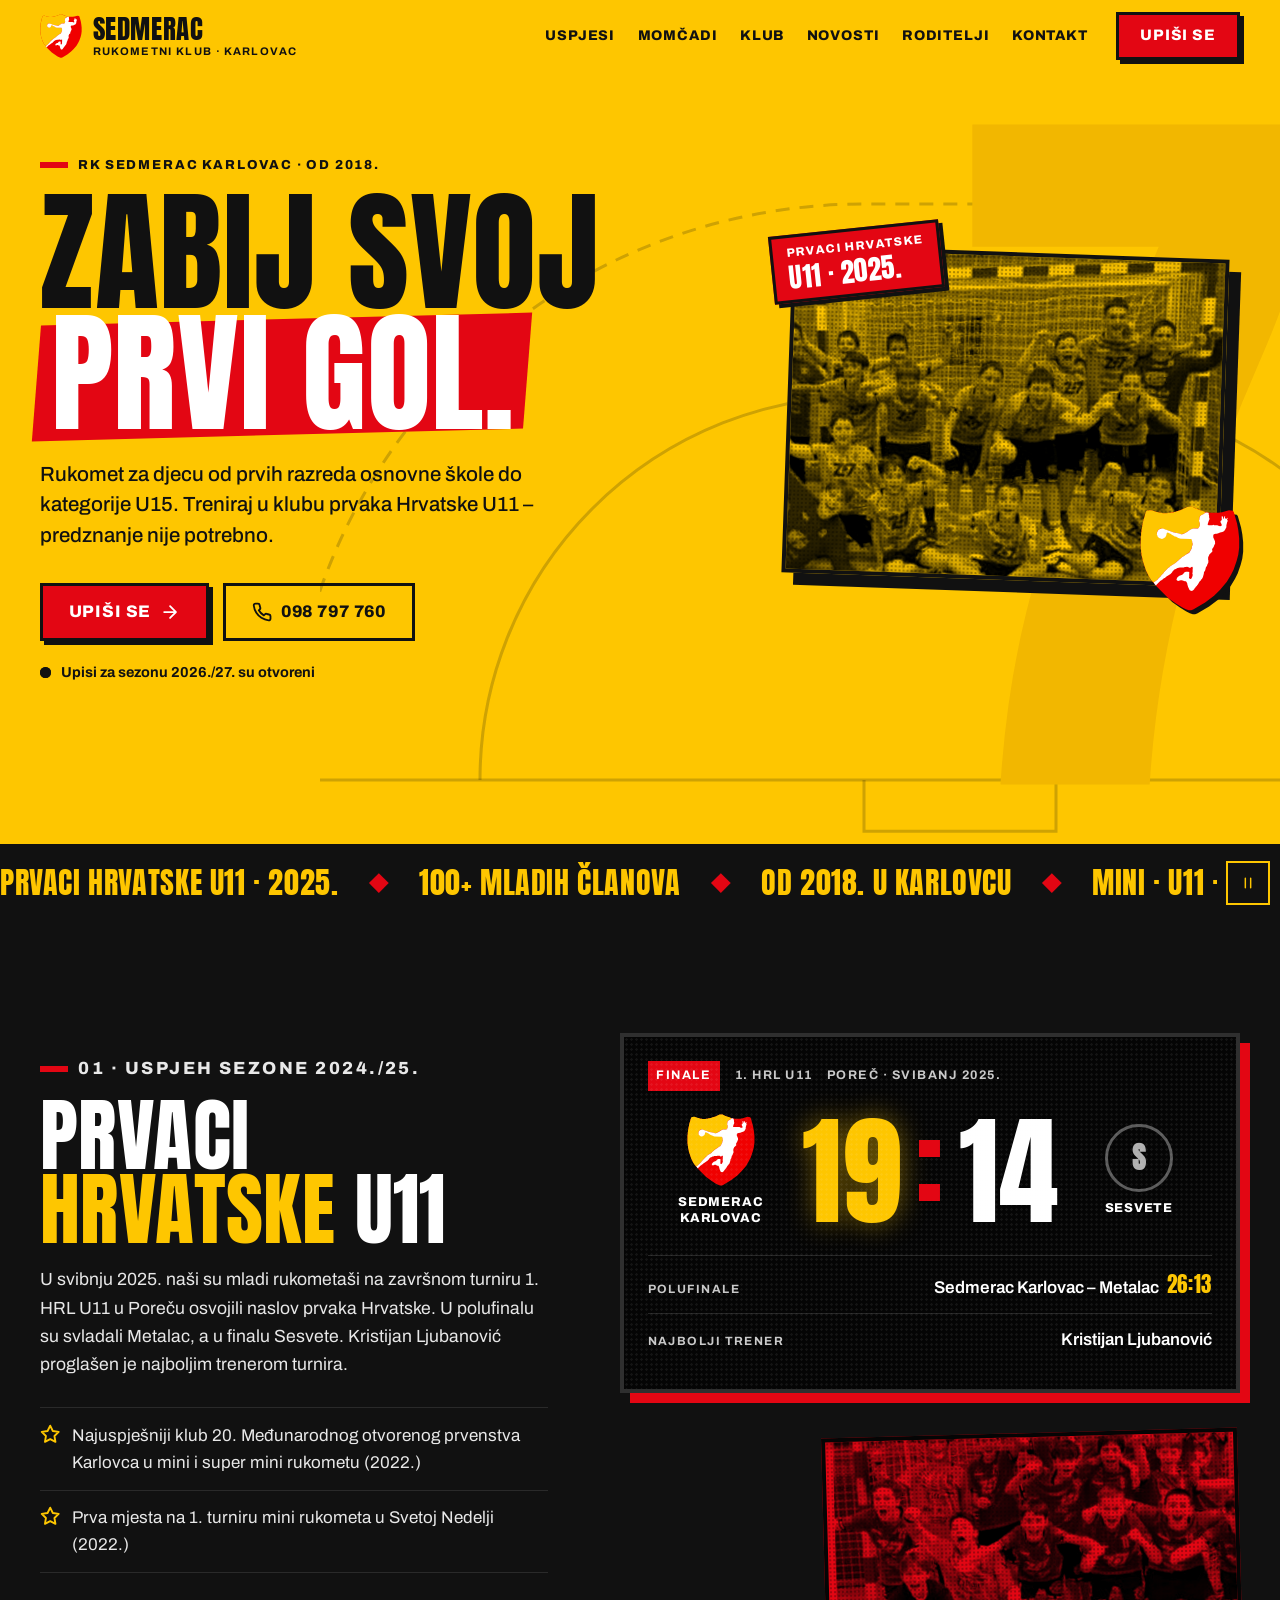
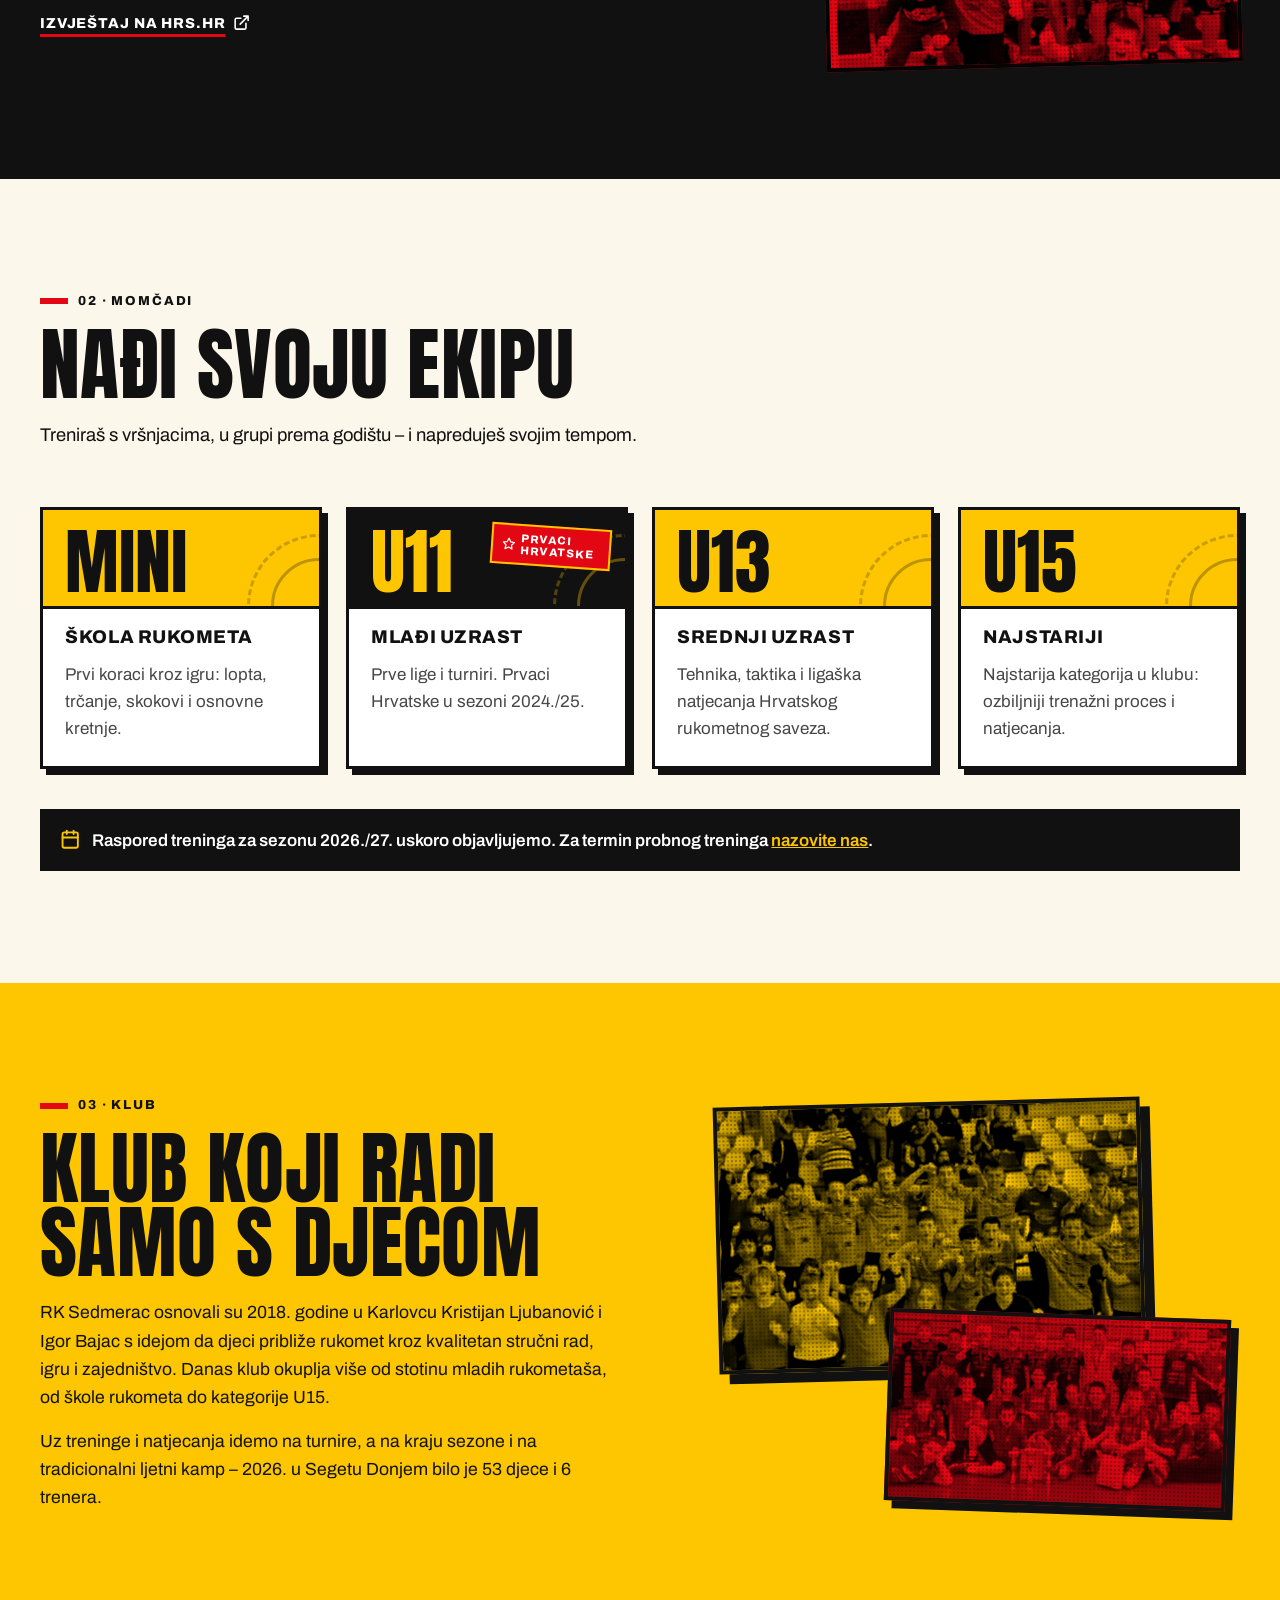
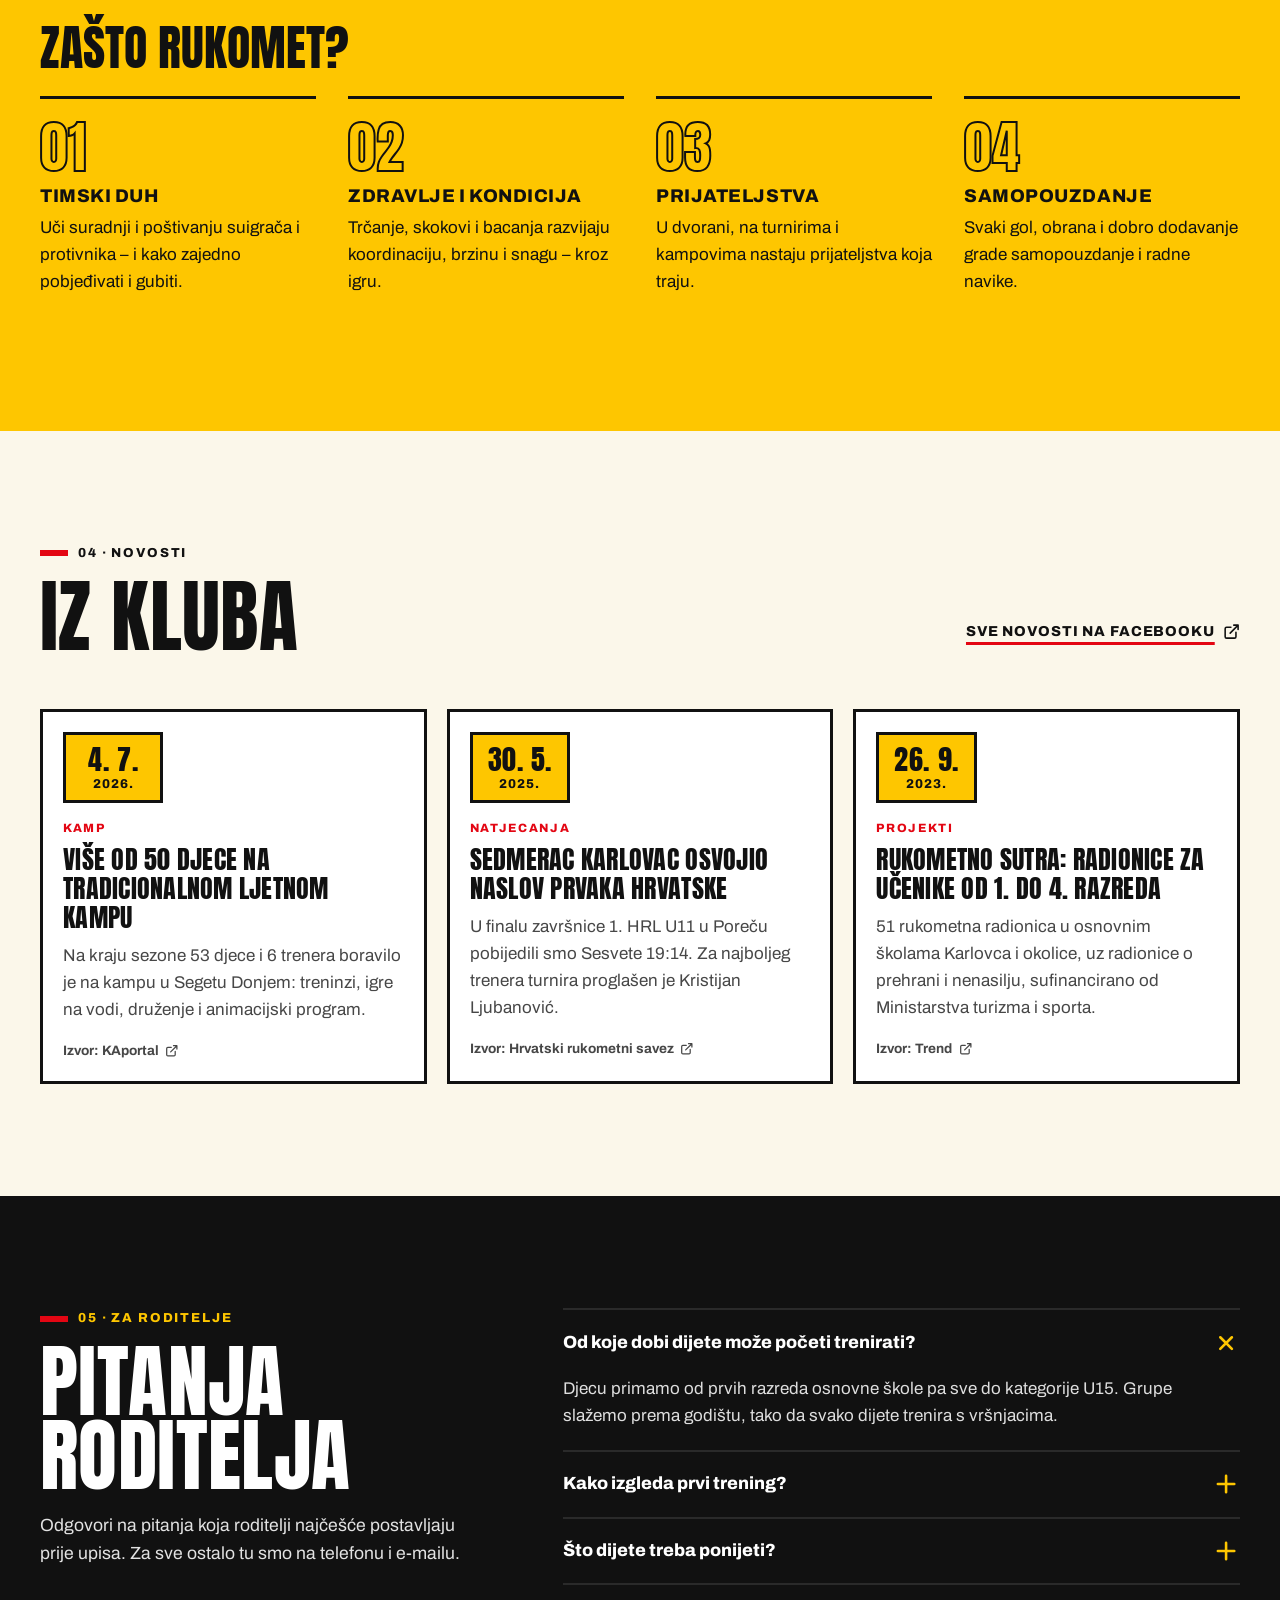
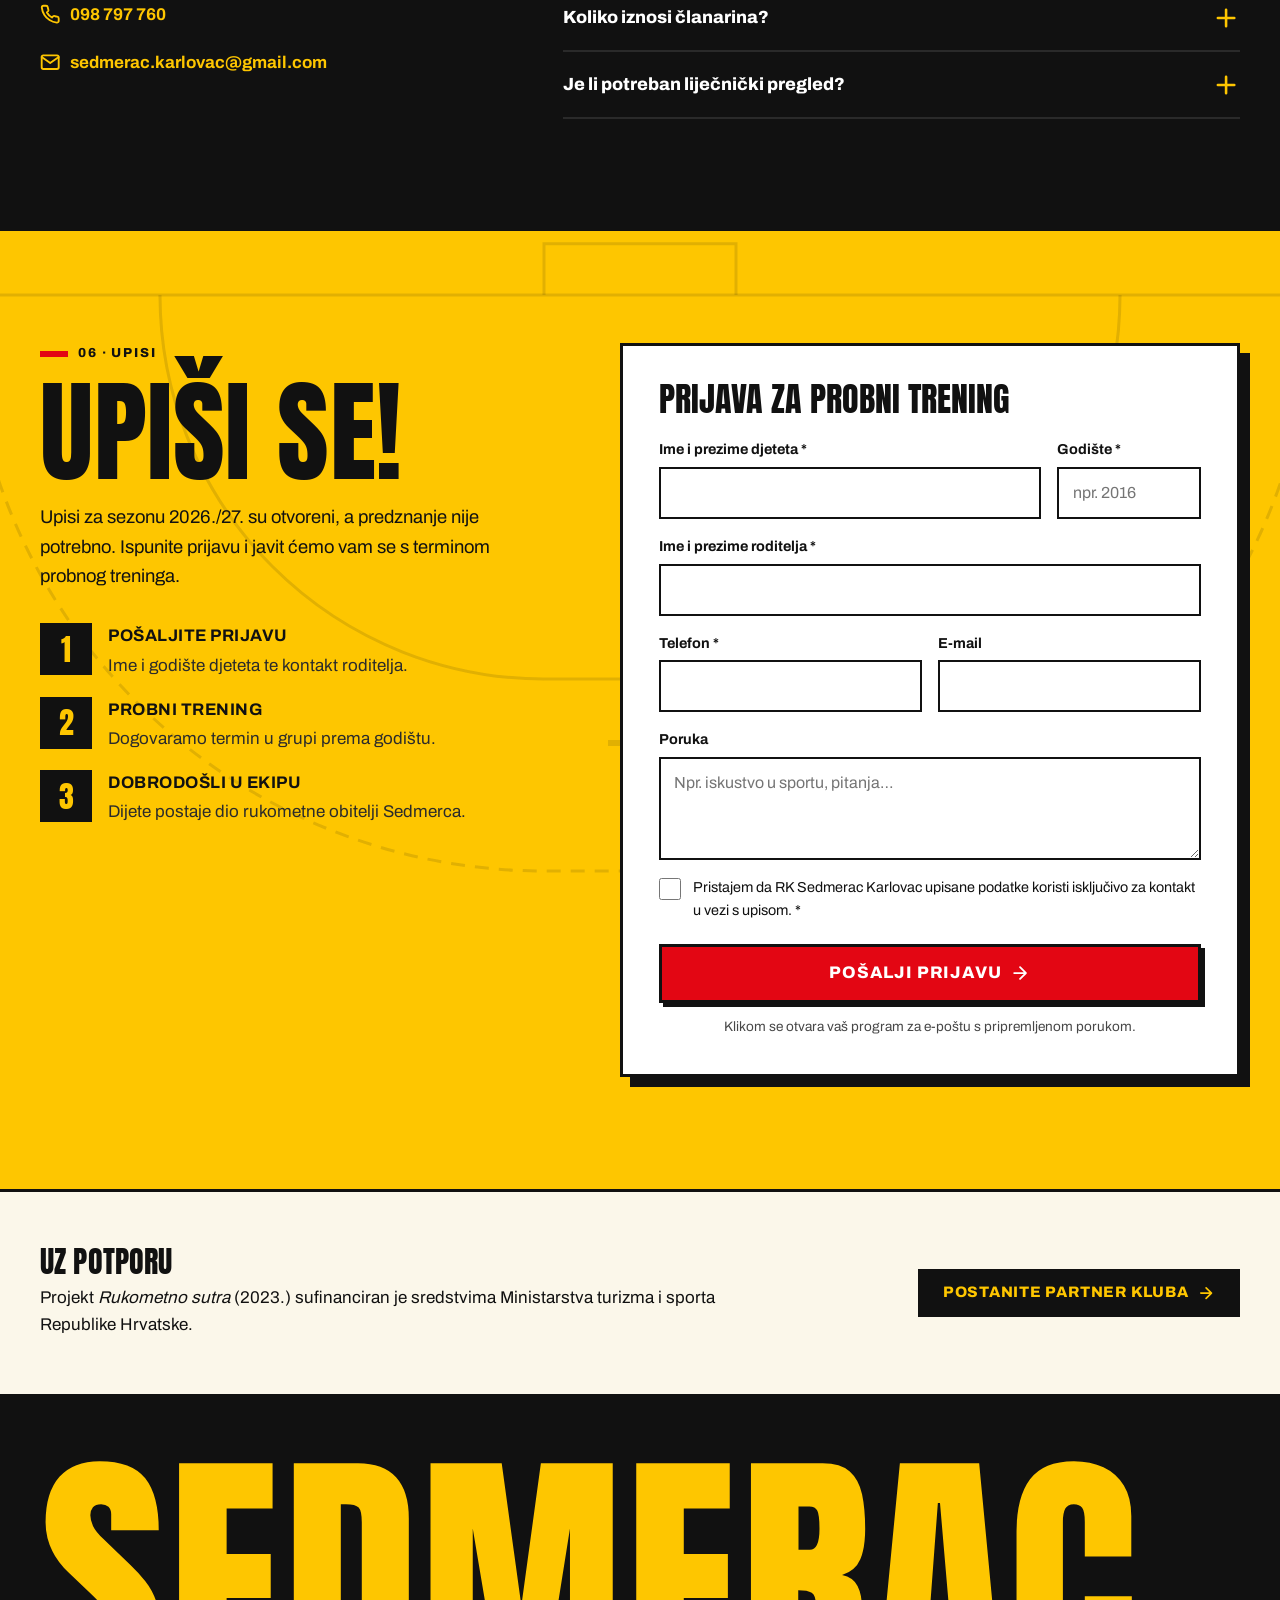
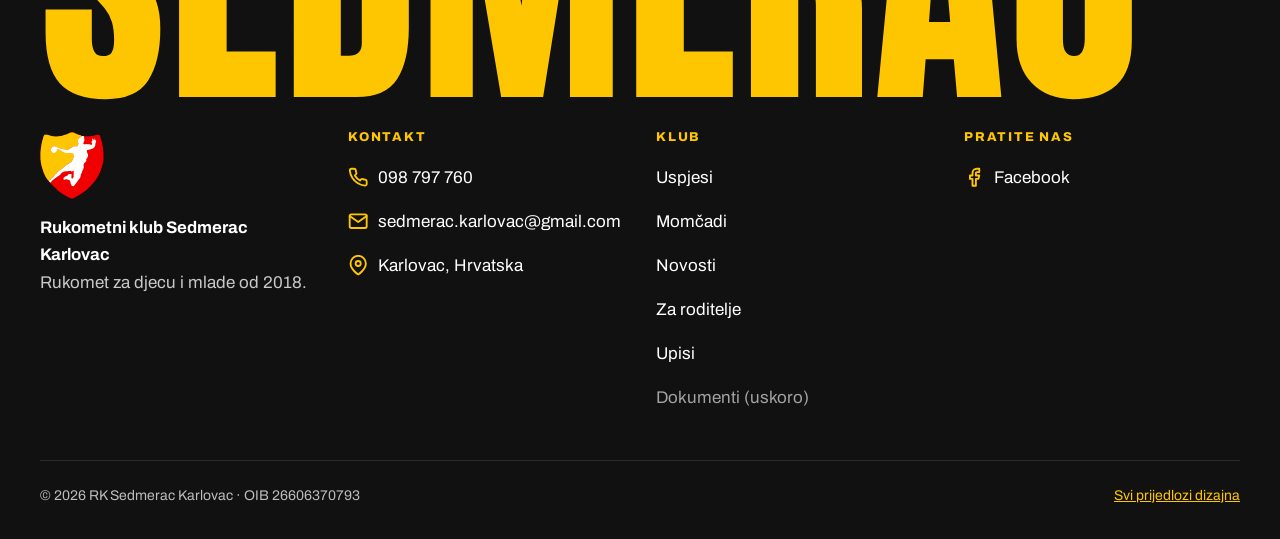
<file: sportska/index.html>
<!doctype html>
<html lang="hr">
<head>
  <meta charset="utf-8">
  <meta name="viewport" content="width=device-width, initial-scale=1">
  <title>RK Sedmerac Karlovac – rukometni klub za djecu i mlade</title>
  <meta name="description" content="Rukometni klub Sedmerac Karlovac: škola rukometa i natjecateljske ekipe do U15. Prvaci Hrvatske U11 2025. Upisi su otvoreni.">
  <meta name="theme-color" content="#fec600">
  <!-- TODO: privremeni pregled – maknuti noindex kad stranica ide uživo -->
  <meta name="robots" content="noindex, nofollow">
  <meta property="og:type" content="website">
  <meta property="og:locale" content="hr_HR">
  <meta property="og:title" content="RK Sedmerac Karlovac">
  <meta property="og:description" content="Rukometni klub za djecu i mlade iz Karlovca. Prvaci Hrvatske U11 2025.">
  <link rel="icon" href="../assets/img/grb.svg" type="image/svg+xml">
  <link rel="apple-touch-icon" href="../assets/img/apple-touch-icon.png">
  <link rel="preload" href="../assets/fonts/anton-400-latin.woff2" as="font" type="font/woff2" crossorigin>
  <link rel="preload" href="../assets/fonts/archivo-var-latin.woff2" as="font" type="font/woff2" crossorigin>
  <link rel="stylesheet" href="css/sportska.css">
  <script>document.documentElement.classList.add("js");</script>
  <script src="js/sportska.js" defer></script>
  <!-- TODO: kad stranica dobije domenu, dodati "url" i apsolutnu adresu loga -->
  <script type="application/ld+json">
  {
    "@context": "https://schema.org",
    "@type": "SportsOrganization",
    "name": "Rukometni klub Sedmerac Karlovac",
    "alternateName": "RK Sedmerac Karlovac",
    "sport": "Rukomet",
    "foundingDate": "2018",
    "telephone": "+38598797760",
    "email": "sedmerac.karlovac@gmail.com",
    "logo": "../assets/img/grb.svg",
    "sameAs": ["https://www.facebook.com/rksedmerackarlovac/"],
    "address": {
      "@type": "PostalAddress",
      "addressLocality": "Karlovac",
      "addressCountry": "HR"
    }
  }
  </script>
</head>
<body>
  <svg class="sprite" aria-hidden="true" focusable="false">
    <defs>
      <!-- Kraj rukometnog terena (mjere u decimetrima): gol-crta, 6 m, isprekidana 9 m, oznaka 7 m -->
      <g id="court-lines" fill="none" stroke="currentColor" style="stroke-width: var(--court-w, 2px)">
        <path d="M0 110H200" vector-effect="non-scaling-stroke"/>
        <path d="M25 110A60 60 0 0 1 85 50H115A60 60 0 0 1 175 110" vector-effect="non-scaling-stroke"/>
        <path d="M-5 110A90 90 0 0 1 85 20H115A90 90 0 0 1 205 110" vector-effect="non-scaling-stroke" style="stroke-dasharray: var(--court-dash, 14 10)"/>
        <path d="M98.5 70H101.5" vector-effect="non-scaling-stroke"/>
        <path d="M85 110V118H115V110" vector-effect="non-scaling-stroke"/>
        <path d="M95 40H105" vector-effect="non-scaling-stroke" style="stroke: var(--court-mark, #e30613); stroke-width: var(--court-mark-w, 6px)"/>
      </g>
    </defs>
    <symbol id="i-phone" viewBox="0 0 24 24"><path d="M22 16.92v3a2 2 0 0 1-2.18 2 19.79 19.79 0 0 1-8.63-3.07 19.5 19.5 0 0 1-6-6 19.79 19.79 0 0 1-3.07-8.67A2 2 0 0 1 4.11 2h3a2 2 0 0 1 2 1.72c.13.96.36 1.9.7 2.81a2 2 0 0 1-.45 2.11L8.09 9.91a16 16 0 0 0 6 6l1.27-1.27a2 2 0 0 1 2.11-.45c.91.34 1.85.57 2.81.7A2 2 0 0 1 22 16.92z"/></symbol>
    <symbol id="i-mail" viewBox="0 0 24 24"><path d="M4 4h16c1.1 0 2 .9 2 2v12c0 1.1-.9 2-2 2H4c-1.1 0-2-.9-2-2V6c0-1.1.9-2 2-2z"/><path d="m22 6-10 7L2 6"/></symbol>
    <symbol id="i-facebook" viewBox="0 0 24 24"><path d="M18 2h-3a5 5 0 0 0-5 5v3H7v4h3v8h4v-8h3l1-4h-4V7a1 1 0 0 1 1-1h3z"/></symbol>
    <symbol id="i-pin" viewBox="0 0 24 24"><path d="M21 10c0 7-9 13-9 13s-9-6-9-13a9 9 0 0 1 18 0z"/><circle cx="12" cy="10" r="3"/></symbol>
    <symbol id="i-star" viewBox="0 0 24 24"><path d="m12 2 3.09 6.26L22 9.27l-5 4.87 1.18 6.88L12 17.77l-6.18 3.25L7 14.14 2 9.27l6.91-1.01L12 2z"/></symbol>
    <symbol id="i-calendar" viewBox="0 0 24 24"><rect x="3" y="4" width="18" height="18" rx="2"/><path d="M16 2v4M8 2v4M3 10h18"/></symbol>
    <symbol id="i-arrow" viewBox="0 0 24 24"><path d="M5 12h14M12 5l7 7-7 7"/></symbol>
    <symbol id="i-external" viewBox="0 0 24 24"><path d="M18 13v6a2 2 0 0 1-2 2H5a2 2 0 0 1-2-2V8a2 2 0 0 1 2-2h6M15 3h6v6M10 14 21 3"/></symbol>
    <symbol id="i-plus" viewBox="0 0 24 24"><path d="M12 5v14M5 12h14"/></symbol>
    <symbol id="i-check" viewBox="0 0 24 24"><path d="M20 6 9 17l-5-5"/></symbol>
    <symbol id="i-pause" viewBox="0 0 24 24"><path d="M8 5v14M16 5v14"/></symbol>
    <symbol id="i-play" viewBox="0 0 24 24"><path d="m7 4 13 8-13 8V4z"/></symbol>
  </svg>

  <a class="skip-link" href="#sadrzaj">Preskoči na sadržaj</a>

  <header class="site-header" data-header>
    <div class="container header-inner">
      <a class="brand" href="#top" aria-label="RK Sedmerac Karlovac – početna">
        <img src="../assets/img/grb.svg" alt="" width="42" height="44">
        <span class="brand-text"><strong>Sedmerac</strong><small>Rukometni klub · Karlovac</small></span>
      </a>
      <button class="nav-toggle" type="button" aria-expanded="false" aria-controls="nav" data-nav-toggle>
        <span class="nav-toggle-bars" aria-hidden="true"></span>
        <span class="visually-hidden">Izbornik</span>
      </button>
      <nav id="nav" class="nav" aria-label="Glavna navigacija">
        <ul>
          <li><a href="#uspjesi">Uspjesi</a></li>
          <li><a href="#momcadi">Momčadi</a></li>
          <li><a href="#klub">Klub</a></li>
          <li><a href="#novosti">Novosti</a></li>
          <li><a href="#roditelji">Roditelji</a></li>
          <li><a href="#kontakt">Kontakt</a></li>
        </ul>
        <a class="btn btn-red" href="#upisi">Upiši se</a>
      </nav>
    </div>
  </header>

  <main id="sadrzaj">
    <section class="hero" id="top" aria-labelledby="hero-naslov">
      <svg class="hero-court" viewBox="0 0 200 120" preserveAspectRatio="xMidYMax meet" aria-hidden="true" focusable="false">
        <use href="#court-lines"/>
      </svg>
      <span class="hero-seven" aria-hidden="true">7</span>
      <div class="container hero-grid">
        <div class="hero-copy">
          <p class="kicker"><span class="mark" aria-hidden="true"></span>RK Sedmerac Karlovac · od 2018.</p>
          <h1 id="hero-naslov">Zabij svoj <span class="h1-mark">prvi gol.</span></h1>
          <p class="hero-lead">Rukomet za djecu od prvih razreda osnovne škole do kategorije U15. Treniraj u klubu prvaka Hrvatske U11 – predznanje nije potrebno.</p>
          <div class="hero-actions">
            <a class="btn btn-red btn-lg" href="#upisi">Upiši se <svg class="icon"><use href="#i-arrow"/></svg></a>
            <a class="btn btn-outline btn-lg" href="tel:+38598797760"><svg class="icon"><use href="#i-phone"/></svg> 098 797 760</a>
          </div>
          <p class="hero-note"><span class="pulse" aria-hidden="true"></span> Upisi za sezonu 2026./27. su otvoreni</p>
        </div>
        <div class="hero-visual">
          <figure class="duo hero-photo">
            <img src="../assets/img/slavlje-gol.jpg" alt="Mladi rukometaši RK Sedmerac slave ispred gola" width="466" height="290" fetchpriority="high">
          </figure>
          <p class="sticker"><span>Prvaci Hrvatske</span> <strong>U11 · 2025.</strong></p>
          <img class="hero-crest" src="../assets/img/grb.svg" alt="" width="96" height="101">
        </div>
      </div>
    </section>

    <section class="ticker" aria-label="Klub u brojkama" data-ticker>
      <div class="ticker-viewport">
        <ul class="ticker-track">
          <li>Prvaci Hrvatske U11 · 2025.</li>
          <li>100+ mladih članova</li>
          <li>Od 2018. u Karlovcu</li>
          <li>Mini · U11 · U13 · U15</li>
          <li>Upisi 2026./27. otvoreni</li>
          <li>Ljetni kamp: 53 djece</li>
        </ul>
        <ul class="ticker-track" aria-hidden="true">
          <li>Prvaci Hrvatske U11 · 2025.</li>
          <li>100+ mladih članova</li>
          <li>Od 2018. u Karlovcu</li>
          <li>Mini · U11 · U13 · U15</li>
          <li>Upisi 2026./27. otvoreni</li>
          <li>Ljetni kamp: 53 djece</li>
        </ul>
      </div>
      <button class="ticker-toggle" type="button" aria-pressed="false" data-ticker-toggle>
        <svg class="icon"><use href="#i-pause"/></svg>
        <span class="visually-hidden">Zaustavi traku</span>
      </button>
    </section>

    <section class="section section-ink on-dark" id="uspjesi" aria-labelledby="uspjesi-naslov">
      <div class="container champs">
        <div class="champs-copy" data-reveal>
          <p class="kicker kicker-yellow"><span class="mark" aria-hidden="true"></span>01 · Uspjeh sezone 2024./25.</p>
          <h2 id="uspjesi-naslov">Prvaci <span class="text-yellow">Hrvatske</span> U11</h2>
          <p>U svibnju 2025. naši su mladi rukometaši na završnom turniru 1. HRL U11 u Poreču osvojili naslov prvaka Hrvatske. U polufinalu su svladali Metalac, a u finalu Sesvete. Kristijan Ljubanović proglašen je najboljim trenerom turnira.</p>
          <ul class="honours">
            <li><svg class="icon"><use href="#i-star"/></svg> Najuspješniji klub 20. Međunarodnog otvorenog prvenstva Karlovca u mini i super mini rukometu (2022.)</li>
            <li><svg class="icon"><use href="#i-star"/></svg> Prva mjesta na 1. turniru mini rukometa u Svetoj Nedelji (2022.)</li>
          </ul>
          <a class="link-arrow" href="https://hrs.hr/2025/05/30/zavrsnica-1-hrl-u11-m-sedmerac-karlovac-osvojio-naslov-prvaka-hrvatske/" target="_blank" rel="noopener">Izvještaj na hrs.hr <svg class="icon"><use href="#i-external"/></svg></a>
        </div>
        <div class="champs-board" data-reveal>
          <div class="scoreboard" role="group" aria-label="Finale 1. HRL U11: Sedmerac Karlovac – Sesvete 19:14">
            <p class="sb-meta"><span class="sb-chip">Finale</span><span>1. HRL U11</span><span>Poreč · svibanj 2025.</span></p>
            <div class="sb-main">
              <div class="sb-team">
                <img src="../assets/img/grb.svg" alt="" width="64" height="67">
                <span>Sedmerac Karlovac</span>
              </div>
              <p class="sb-score"><span class="win">19</span><span class="colon">:</span><span>14</span></p>
              <div class="sb-team">
                <span class="sb-badge" aria-hidden="true">S</span>
                <span>Sesvete</span>
              </div>
            </div>
            <dl class="sb-rows">
              <div><dt>Polufinale</dt><dd>Sedmerac Karlovac – Metalac <strong>26:13</strong></dd></div>
              <div><dt>Najbolji trener</dt><dd>Kristijan Ljubanović</dd></div>
            </dl>
          </div>
          <figure class="duo duo-red champs-photo">
            <img src="../assets/img/prvaci.jpg" alt="Igrači RK Sedmerac u crvenim dresovima slave u dvorani" width="464" height="253" loading="lazy">
          </figure>
        </div>
      </div>
    </section>

    <section class="section section-paper" id="momcadi" aria-labelledby="momcadi-naslov">
      <div class="container">
        <div class="section-head" data-reveal>
          <p class="kicker"><span class="mark" aria-hidden="true"></span>02 · Momčadi</p>
          <h2 id="momcadi-naslov">Nađi svoju ekipu</h2>
          <p class="section-sub">Treniraš s vršnjacima, u grupi prema godištu – i napreduješ svojim tempom.</p>
        </div>
        <!-- TODO: godišta, termini, dvorane i treneri po kategoriji za sezonu 2026./27. -->
        <ul class="groups">
          <li class="group" data-reveal>
            <h3><span class="group-code">Mini</span><span class="group-name">Škola rukometa</span></h3>
            <p>Prvi koraci kroz igru: lopta, trčanje, skokovi i osnovne kretnje.</p>
          </li>
          <li class="group group-featured" data-reveal>
            <h3><span class="group-code">U11</span><span class="group-name">Mlađi uzrast</span></h3>
            <p class="group-badge"><svg class="icon"><use href="#i-star"/></svg> Prvaci Hrvatske</p>
            <p>Prve lige i turniri. Prvaci Hrvatske u sezoni 2024./25.</p>
          </li>
          <li class="group" data-reveal>
            <h3><span class="group-code">U13</span><span class="group-name">Srednji uzrast</span></h3>
            <p>Tehnika, taktika i ligaška natjecanja Hrvatskog rukometnog saveza.</p>
          </li>
          <li class="group" data-reveal>
            <h3><span class="group-code">U15</span><span class="group-name">Najstariji</span></h3>
            <p>Najstarija kategorija u klubu: ozbiljniji trenažni proces i natjecanja.</p>
          </li>
        </ul>
        <p class="schedule-note"><svg class="icon"><use href="#i-calendar"/></svg> <span>Raspored treninga za sezonu 2026./27. uskoro objavljujemo. Za termin probnog treninga <a href="tel:+38598797760">nazovite nas</a>.</span></p>
      </div>
    </section>

    <section class="section section-yellow" id="klub" aria-labelledby="klub-naslov">
      <div class="container klub">
        <div class="klub-copy" data-reveal>
          <p class="kicker"><span class="mark" aria-hidden="true"></span>03 · Klub</p>
          <h2 id="klub-naslov">Klub koji radi samo s djecom</h2>
          <p>RK Sedmerac osnovali su 2018. godine u Karlovcu Kristijan Ljubanović i Igor Bajac s idejom da djeci približe rukomet kroz kvalitetan stručni rad, igru i zajedništvo. Danas klub okuplja više od stotinu mladih rukometaša, od škole rukometa do kategorije U15.</p>
          <p>Uz treninge i natjecanja idemo na turnire, a na kraju sezone i na tradicionalni ljetni kamp – 2026. u Segetu Donjem bilo je 53 djece i 6 trenera.</p>
        </div>
        <div class="klub-photos" data-reveal>
          <figure class="duo">
            <img src="../assets/img/ekipa-tribina.jpg" alt="Igrači RK Sedmerac slave s navijačima na tribini" width="472" height="262" loading="lazy">
          </figure>
          <figure class="duo duo-red">
            <img src="../assets/img/turnir-medalje.jpg" alt="Djeca s medaljama i peharima nakon rukometnog turnira" width="430" height="222" loading="lazy">
          </figure>
        </div>
      </div>
      <div class="container why-wrap">
        <h3 class="why-title" data-reveal>Zašto rukomet?</h3>
        <ol class="why">
          <li data-reveal>
            <h4>Timski duh</h4>
            <p>Uči suradnji i poštivanju suigrača i protivnika – i kako zajedno pobjeđivati i gubiti.</p>
          </li>
          <li data-reveal>
            <h4>Zdravlje i kondicija</h4>
            <p>Trčanje, skokovi i bacanja razvijaju koordinaciju, brzinu i snagu – kroz igru.</p>
          </li>
          <li data-reveal>
            <h4>Prijateljstva</h4>
            <p>U dvorani, na turnirima i kampovima nastaju prijateljstva koja traju.</p>
          </li>
          <li data-reveal>
            <h4>Samopouzdanje</h4>
            <p>Svaki gol, obrana i dobro dodavanje grade samopouzdanje i radne navike.</p>
          </li>
        </ol>
      </div>
    </section>

    <section class="section section-paper" id="novosti" aria-labelledby="novosti-naslov">
      <div class="container">
        <div class="section-head section-head-row" data-reveal>
          <div>
            <p class="kicker"><span class="mark" aria-hidden="true"></span>04 · Novosti</p>
            <h2 id="novosti-naslov">Iz kluba</h2>
          </div>
          <a class="link-arrow" href="https://www.facebook.com/rksedmerackarlovac/" target="_blank" rel="noopener">Sve novosti na Facebooku <svg class="icon"><use href="#i-external"/></svg></a>
        </div>
        <!-- TODO: zamijeniti vanjskim poveznicama na vlastite objave kad se uvede CMS -->
        <ul class="news">
          <li data-reveal>
            <article class="news-item">
              <p class="news-date"><time datetime="2026-07-04"><span>4. 7.</span> 2026.</time></p>
              <div class="news-body">
                <p class="news-tag">Kamp</p>
                <h3><a href="https://kaportal.net.hr/kas/1397612/vise-od-pedeset-djece-iz-rk-sedmerac-s-trenerima-boravilo-u-tradicionalnom-kampu-sportovi-igre-na-vodi-druzenje-i-animacijski-program/" target="_blank" rel="noopener">Više od 50 djece na tradicionalnom ljetnom kampu</a></h3>
                <p>Na kraju sezone 53 djece i 6 trenera boravilo je na kampu u Segetu Donjem: treninzi, igre na vodi, druženje i animacijski program.</p>
                <p class="news-source">Izvor: KAportal <svg class="icon"><use href="#i-external"/></svg></p>
              </div>
            </article>
          </li>
          <li data-reveal>
            <article class="news-item">
              <p class="news-date"><time datetime="2025-05-30"><span>30. 5.</span> 2025.</time></p>
              <div class="news-body">
                <p class="news-tag">Natjecanja</p>
                <h3><a href="https://hrs.hr/2025/05/30/zavrsnica-1-hrl-u11-m-sedmerac-karlovac-osvojio-naslov-prvaka-hrvatske/" target="_blank" rel="noopener">Sedmerac Karlovac osvojio naslov prvaka Hrvatske</a></h3>
                <p>U finalu završnice 1. HRL U11 u Poreču pobijedili smo Sesvete 19:14. Za najboljeg trenera turnira proglašen je Kristijan Ljubanović.</p>
                <p class="news-source">Izvor: Hrvatski rukometni savez <svg class="icon"><use href="#i-external"/></svg></p>
              </div>
            </article>
          </li>
          <li data-reveal>
            <article class="news-item">
              <p class="news-date"><time datetime="2023-09-26"><span>26. 9.</span> 2023.</time></p>
              <div class="news-body">
                <p class="news-tag">Projekti</p>
                <h3><a href="https://trend.com.hr/2023/09/26/rk-sedmerac-karlovac-provodi-znacajan-projekt-rukometno-sutra-za-djecu-od-1-do-4-razreda-osnovne-skole/" target="_blank" rel="noopener">Rukometno sutra: radionice za učenike od 1. do 4. razreda</a></h3>
                <p>51 rukometna radionica u osnovnim školama Karlovca i okolice, uz radionice o prehrani i nenasilju, sufinancirano od Ministarstva turizma i sporta.</p>
                <p class="news-source">Izvor: Trend <svg class="icon"><use href="#i-external"/></svg></p>
              </div>
            </article>
          </li>
        </ul>
      </div>
    </section>

    <section class="section section-ink on-dark" id="roditelji" aria-labelledby="roditelji-naslov">
      <div class="container parents">
        <div class="parents-intro" data-reveal>
          <p class="kicker kicker-yellow"><span class="mark" aria-hidden="true"></span>05 · Za roditelje</p>
          <h2 id="roditelji-naslov">Pitanja roditelja</h2>
          <p>Odgovori na pitanja koja roditelji najčešće postavljaju prije upisa. Za sve ostalo tu smo na telefonu i e-mailu.</p>
          <ul class="contact-quick">
            <li><a href="tel:+38598797760"><svg class="icon"><use href="#i-phone"/></svg> 098 797 760</a></li>
            <li><a href="mailto:sedmerac.karlovac@gmail.com"><svg class="icon"><use href="#i-mail"/></svg> sedmerac.karlovac@gmail.com</a></li>
          </ul>
        </div>
        <div class="faq" data-reveal>
          <details name="faq" open>
            <summary>Od koje dobi dijete može početi trenirati?<svg class="icon"><use href="#i-plus"/></svg></summary>
            <p>Djecu primamo od prvih razreda osnovne škole pa sve do kategorije U15. Grupe slažemo prema godištu, tako da svako dijete trenira s vršnjacima.</p>
          </details>
          <details name="faq">
            <summary>Kako izgleda prvi trening?<svg class="icon"><use href="#i-plus"/></svg></summary>
            <p>Dijete dolazi na probni trening u grupu svoje dobi, upoznaje trenera i suigrače te isproba rukomet – bez obveze upisa.</p>
          </details>
          <details name="faq">
            <summary>Što dijete treba ponijeti?<svg class="icon"><use href="#i-plus"/></svg></summary>
            <ul class="checks">
              <li><svg class="icon"><use href="#i-check"/></svg> Sportsku odjeću – majicu i kratke hlače</li>
              <li><svg class="icon"><use href="#i-check"/></svg> Čiste tenisice za dvoranu</li>
              <li><svg class="icon"><use href="#i-check"/></svg> Bočicu vode</li>
            </ul>
          </details>
          <details name="faq">
            <summary>Koliko iznosi članarina?<svg class="icon"><use href="#i-plus"/></svg></summary>
            <!-- TODO: upisati mjesečni iznos, popuste za braću/sestre i način plaćanja -->
            <p>Informacije o mjesečnoj članarini i načinu plaćanja dobit ćete pri upisu ili telefonom na 098 797 760.</p>
          </details>
          <details name="faq">
            <summary>Je li potreban liječnički pregled?<svg class="icon"><use href="#i-plus"/></svg></summary>
            <p>Za nastup na natjecanjima djeca trebaju važeći sportsko-liječnički pregled. Klub će vas uputiti kada i gdje ga obaviti.</p>
          </details>
        </div>
      </div>
    </section>

    <section class="section section-yellow upisi" id="upisi" aria-labelledby="upisi-naslov">
      <svg class="upisi-court" viewBox="0 0 200 120" preserveAspectRatio="xMidYMax meet" aria-hidden="true" focusable="false"><use href="#court-lines"/></svg>
      <div class="container enroll">
        <div class="enroll-copy" data-reveal>
          <p class="kicker"><span class="mark" aria-hidden="true"></span>06 · Upisi</p>
          <h2 id="upisi-naslov">Upiši se!</h2>
          <p class="enroll-lead">Upisi za sezonu 2026./27. su otvoreni, a predznanje nije potrebno. Ispunite prijavu i javit ćemo vam se s terminom probnog treninga.</p>
          <ol class="steps">
            <li><strong>Pošaljite prijavu</strong><span>Ime i godište djeteta te kontakt roditelja.</span></li>
            <li><strong>Probni trening</strong><span>Dogovaramo termin u grupi prema godištu.</span></li>
            <li><strong>Dobrodošli u ekipu</strong><span>Dijete postaje dio rukometne obitelji Sedmerca.</span></li>
          </ol>
        </div>
        <!-- TODO: kad klub odabere platformu (Formspree, Relago, Sportimus…), slati prijavu izravno umjesto e-mailom -->
        <form class="enroll-form" action="mailto:sedmerac.karlovac@gmail.com?subject=Prijava%20za%20probni%20trening" method="post" enctype="text/plain" data-enroll-form data-reveal>
          <h3>Prijava za probni trening</h3>
          <div class="field-row field-row-short">
            <label class="field">
              <span>Ime i prezime djeteta *</span>
              <input name="dijete" type="text" autocomplete="off" required>
            </label>
            <label class="field">
              <span>Godište *</span>
              <input name="godiste" type="number" inputmode="numeric" min="2008" max="2022" placeholder="npr. 2016" required>
            </label>
          </div>
          <label class="field">
            <span>Ime i prezime roditelja *</span>
            <input name="roditelj" type="text" autocomplete="name" required>
          </label>
          <div class="field-row">
            <label class="field">
              <span>Telefon *</span>
              <input name="telefon" type="tel" autocomplete="tel" required>
            </label>
            <label class="field">
              <span>E-mail</span>
              <input name="email" type="email" autocomplete="email">
            </label>
          </div>
          <label class="field">
            <span>Poruka</span>
            <textarea name="poruka" rows="3" placeholder="Npr. iskustvo u sportu, pitanja…"></textarea>
          </label>
          <label class="consent">
            <input type="checkbox" name="privola" required>
            <span>Pristajem da RK Sedmerac Karlovac upisane podatke koristi isključivo za kontakt u vezi s upisom. *</span>
          </label>
          <button class="btn btn-red btn-lg btn-block" type="submit">Pošalji prijavu <svg class="icon"><use href="#i-arrow"/></svg></button>
          <p class="form-hint">Klikom se otvara vaš program za e-poštu s pripremljenom porukom.</p>
        </form>
      </div>
    </section>

    <section class="partners" aria-labelledby="partneri-naslov">
      <div class="container partners-inner">
        <div>
          <h2 id="partneri-naslov" class="partners-title">Uz potporu</h2>
          <p>Projekt <em>Rukometno sutra</em> (2023.) sufinanciran je sredstvima Ministarstva turizma i sporta Republike Hrvatske.</p>
        </div>
        <a class="btn btn-ink" href="mailto:sedmerac.karlovac@gmail.com?subject=Partnerstvo%20s%20RK%20Sedmerac">Postanite partner kluba <svg class="icon"><use href="#i-arrow"/></svg></a>
      </div>
    </section>
  </main>

  <footer class="footer on-dark" id="kontakt">
    <div class="container">
      <p class="footer-word" aria-hidden="true">Sedmerac</p>
      <div class="footer-grid">
        <div class="footer-brand">
          <img src="../assets/img/grb.svg" alt="" width="64" height="67" loading="lazy">
          <p><strong>Rukometni klub Sedmerac Karlovac</strong> Rukomet za djecu i mlade od 2018.</p>
        </div>
        <div>
          <h2 class="footer-title">Kontakt</h2>
          <ul class="footer-contact">
            <li><svg class="icon"><use href="#i-phone"/></svg><a href="tel:+38598797760">098 797 760</a></li>
            <li><svg class="icon"><use href="#i-mail"/></svg><a href="mailto:sedmerac.karlovac@gmail.com">sedmerac.karlovac@gmail.com</a></li>
            <li><svg class="icon"><use href="#i-pin"/></svg><span>Karlovac, Hrvatska</span></li>
          </ul>
        </div>
        <div>
          <h2 class="footer-title">Klub</h2>
          <ul class="footer-links">
            <li><a href="#uspjesi">Uspjesi</a></li>
            <li><a href="#momcadi">Momčadi</a></li>
            <li><a href="#novosti">Novosti</a></li>
            <li><a href="#roditelji">Za roditelje</a></li>
            <li><a href="#upisi">Upisi</a></li>
            <!-- TODO: stranica s dokumentima (statut, izvješća, obrasci) i pravila privatnosti -->
            <li><span class="muted">Dokumenti (uskoro)</span></li>
          </ul>
        </div>
        <div>
          <h2 class="footer-title">Pratite nas</h2>
          <a class="social" href="https://www.facebook.com/rksedmerackarlovac/" target="_blank" rel="noopener"><svg class="icon"><use href="#i-facebook"/></svg> Facebook</a>
        </div>
      </div>
      <div class="footer-bottom">
        <p>© <span data-year>2026</span> RK Sedmerac Karlovac · OIB 26606370793</p>
        <!-- TODO: privremeno – poveznica na usporedbu prijedloga dizajna -->
        <p><a href="../prijedlozi/">Svi prijedlozi dizajna</a></p>
      </div>
    </div>
  </footer>

  <div class="mobile-cta" data-mobile-cta>
    <a class="btn btn-outline-yellow" href="tel:+38598797760"><svg class="icon"><use href="#i-phone"/></svg> Nazovi</a>
    <a class="btn btn-red" href="#upisi">Upiši se</a>
  </div>
</body>
</html>
</file>
<file: css/styles.css>
/* Fredoka – SIL Open Font License 1.1, see assets/fonts/Fredoka-OFL.txt */
@font-face {
  font-family: "Fredoka";
  font-style: normal;
  font-weight: 500 700;
  font-display: swap;
  src: url("../assets/fonts/fredoka-latin-ext.woff2") format("woff2");
  unicode-range: U+0100-02BA, U+02BD-02C5, U+02C7-02CC, U+02CE-02D7, U+02DD-02FF, U+0304, U+0308, U+0329, U+1D00-1DBF, U+1E00-1E9F, U+1EF2-1EFF, U+2020, U+20A0-20AB, U+20AD-20C4, U+2113, U+2C60-2C7F, U+A720-A7FF;
}
@font-face {
  font-family: "Fredoka";
  font-style: normal;
  font-weight: 500 700;
  font-display: swap;
  src: url("../assets/fonts/fredoka-latin.woff2") format("woff2");
  unicode-range: U+0000-00FF, U+0131, U+0152-0153, U+02BB-02BC, U+02C6, U+02DA, U+02DC, U+0304, U+0308, U+0329, U+2000-206F, U+20AC, U+2122, U+2191, U+2193, U+2212, U+2215, U+FEFF, U+FFFD;
}

:root {
  /* boje s plakata i grba */
  --blue-900: #0c2353;
  --blue-700: #1a4b9c;
  --blue-500: #2b6cd4;
  --sky-400: #79c6ee;
  --sky-200: #bfe6fa;
  --sky-50: #f0f9fe;
  --yellow: #fec600;
  --red: #e30613;
  --red-dark: #b8000c;
  --white: #fff;
  --ink: #13284d;
  --muted: #4b5f80;

  --font-display: "Fredoka", "Trebuchet MS", system-ui, sans-serif;
  --font-body: system-ui, -apple-system, "Segoe UI", Roboto, "Helvetica Neue", Arial, sans-serif;

  --radius: 18px;
  --shadow: 0 12px 30px rgb(12 35 83 / 0.14);
  --shadow-sm: 0 4px 14px rgb(12 35 83 / 0.1);
  --header-h: 68px;
}

*,
*::before,
*::after {
  box-sizing: border-box;
}

html {
  scroll-behavior: smooth;
  scroll-padding-top: calc(var(--header-h) + 12px);
}

body {
  margin: 0;
  font-family: var(--font-body);
  font-size: 1.0625rem;
  line-height: 1.6;
  color: var(--ink);
  background: var(--white);
  -webkit-font-smoothing: antialiased;
}

img {
  max-width: 100%;
  height: auto;
  display: block;
}

h1,
h2,
h3 {
  font-family: var(--font-display);
  font-weight: 700;
  line-height: 1.1;
  margin: 0 0 0.5em;
  color: var(--blue-700);
}

h2 {
  font-size: clamp(2rem, 4.5vw, 2.9rem);
}

h3 {
  font-size: 1.3rem;
  font-weight: 600;
}

p {
  margin: 0 0 1em;
}

a {
  color: var(--blue-500);
}

ul,
ol {
  margin: 0;
  padding: 0;
  list-style: none;
}

figure {
  margin: 0;
}

:focus-visible {
  outline: 3px solid var(--yellow);
  outline-offset: 3px;
}

.sprite {
  display: none;
}

.icon {
  width: 1.25em;
  height: 1.25em;
  flex: none;
  fill: none;
  stroke: currentColor;
  stroke-width: 2;
  stroke-linecap: round;
  stroke-linejoin: round;
}

.visually-hidden {
  position: absolute;
  width: 1px;
  height: 1px;
  overflow: hidden;
  clip: rect(0 0 0 0);
  white-space: nowrap;
}

.skip-link {
  position: absolute;
  left: 1rem;
  top: -100px;
  z-index: 100;
  padding: 0.6rem 1rem;
  background: var(--blue-900);
  color: var(--white);
  border-radius: 8px;
}

.skip-link:focus {
  top: 1rem;
}

.container {
  width: min(1160px, 100% - 2.5rem);
  margin-inline: auto;
}

.eyebrow {
  font-family: var(--font-display);
  font-weight: 600;
  font-size: 0.95rem;
  letter-spacing: 0.08em;
  text-transform: uppercase;
  color: var(--red);
  margin-bottom: 0.6rem;
}

.eyebrow-yellow {
  color: var(--yellow);
}

/* ---------- gumbi ---------- */

.btn {
  display: inline-flex;
  align-items: center;
  justify-content: center;
  gap: 0.5em;
  padding: 0.85em 1.5em;
  border: 3px solid transparent;
  border-radius: 999px;
  font-family: var(--font-display);
  font-weight: 600;
  font-size: 1.1rem;
  line-height: 1;
  text-decoration: none;
  cursor: pointer;
  transition: transform 0.15s ease, box-shadow 0.15s ease, background-color 0.15s ease;
}

.btn:hover {
  transform: translateY(-2px);
}

.btn-small {
  padding: 0.6em 1.15em;
  font-size: 1rem;
}

.btn-red {
  background: var(--red);
  color: var(--white);
  box-shadow: 0 6px 0 var(--red-dark);
}

.btn-red:hover {
  box-shadow: 0 8px 0 var(--red-dark);
}

.btn-white {
  background: var(--white);
  color: var(--blue-700);
  box-shadow: var(--shadow-sm);
}

.btn-outline {
  border-color: var(--blue-700);
  color: var(--blue-700);
  background: transparent;
}

.btn-outline:hover {
  background: var(--blue-700);
  color: var(--white);
}

/* ---------- zaglavlje ---------- */

.site-header {
  position: sticky;
  top: 0;
  z-index: 50;
  background: rgb(255 255 255 / 0.92);
  backdrop-filter: blur(10px);
  transition: box-shadow 0.2s ease;
}

.site-header.is-scrolled {
  box-shadow: 0 2px 18px rgb(12 35 83 / 0.12);
}

.header-inner {
  display: flex;
  align-items: center;
  justify-content: space-between;
  min-height: var(--header-h);
}

.brand {
  display: flex;
  align-items: center;
  gap: 0.6rem;
  text-decoration: none;
  color: var(--blue-700);
}

.brand-text {
  display: flex;
  flex-direction: column;
  font-family: var(--font-display);
  line-height: 1;
}

.brand-text strong {
  font-size: 1.3rem;
  font-weight: 700;
}

.brand-text small {
  font-size: 0.8rem;
  font-weight: 600;
  letter-spacing: 0.12em;
  text-transform: uppercase;
  color: var(--red);
}

.nav-toggle {
  display: grid;
  place-items: center;
  width: 46px;
  height: 46px;
  border: 0;
  border-radius: 12px;
  background: var(--sky-50);
  cursor: pointer;
}

.nav-toggle-bars,
.nav-toggle-bars::before,
.nav-toggle-bars::after {
  display: block;
  width: 22px;
  height: 3px;
  border-radius: 3px;
  background: var(--blue-700);
  transition: transform 0.2s ease, opacity 0.2s ease;
}

.nav-toggle-bars {
  position: relative;
}

.nav-toggle-bars::before,
.nav-toggle-bars::after {
  content: "";
  position: absolute;
  left: 0;
}

.nav-toggle-bars::before {
  top: -7px;
}

.nav-toggle-bars::after {
  top: 7px;
}

.nav-toggle[aria-expanded="true"] .nav-toggle-bars {
  background: transparent;
}

.nav-toggle[aria-expanded="true"] .nav-toggle-bars::before {
  transform: translateY(7px) rotate(45deg);
}

.nav-toggle[aria-expanded="true"] .nav-toggle-bars::after {
  transform: translateY(-7px) rotate(-45deg);
}

.site-nav {
  position: absolute;
  inset: var(--header-h) 0 auto;
  display: none;
  background: var(--white);
  box-shadow: 0 14px 24px rgb(12 35 83 / 0.12);
}

.site-nav.is-open {
  display: block;
}

.site-nav ul {
  display: flex;
  flex-direction: column;
  gap: 0.25rem;
  padding: 0.75rem 1.25rem 1.25rem;
}

.site-nav a:not(.btn) {
  display: block;
  padding: 0.7rem 0.5rem;
  font-family: var(--font-display);
  font-weight: 600;
  font-size: 1.15rem;
  color: var(--blue-700);
  text-decoration: none;
  border-radius: 10px;
}

.site-nav a:not(.btn):hover {
  background: var(--sky-50);
}

.site-nav .btn {
  margin-top: 0.5rem;
  width: 100%;
}

@media (min-width: 900px) {
  .nav-toggle {
    display: none;
  }

  .site-nav {
    position: static;
    display: block;
    background: none;
    box-shadow: none;
  }

  .site-nav ul {
    flex-direction: row;
    align-items: center;
    gap: 0.25rem;
    padding: 0;
  }

  .site-nav a:not(.btn) {
    font-size: 1.05rem;
    padding: 0.5rem 0.8rem;
  }

  .site-nav .btn {
    margin: 0 0 0 0.5rem;
    width: auto;
  }
}

/* ---------- hero ---------- */

.hero {
  position: relative;
  overflow: hidden;
  padding: clamp(2.5rem, 6vw, 5rem) 0 clamp(3.5rem, 8vw, 6rem);
  background: linear-gradient(160deg, var(--sky-200) 0%, var(--sky-400) 100%);
}

.court-lines {
  position: absolute;
  inset: 0;
  width: 100%;
  height: 100%;
  fill: none;
  stroke: rgb(255 255 255 / 0.45);
  stroke-width: 1.5;
}

@media (max-width: 639px) {
  .court-lines {
    display: none;
  }
}

.ball {
  position: absolute;
  z-index: 1;
  pointer-events: none;
  filter: drop-shadow(0 8px 12px rgb(12 35 83 / 0.2));
  animation: bob 6s ease-in-out infinite;
}

.ball-1 {
  width: clamp(80px, 12vw, 160px);
  top: -30px;
  left: -30px;
}

.ball-2 {
  width: clamp(60px, 8vw, 110px);
  right: 4%;
  top: 8%;
  animation-delay: -2s;
}

.ball-3 {
  width: clamp(50px, 6vw, 80px);
  left: 46%;
  bottom: 6%;
  animation-delay: -4s;
}

@keyframes bob {
  0%,
  100% {
    transform: translateY(0) rotate(0);
  }
  50% {
    transform: translateY(-12px) rotate(12deg);
  }
}

.hero-inner {
  position: relative;
  z-index: 2;
  display: grid;
  gap: 3rem;
  align-items: center;
}

.hero-copy .eyebrow {
  color: var(--blue-700);
}

.hero-title {
  font-size: clamp(2.9rem, 8vw, 5.4rem);
  line-height: 0.98;
  text-transform: uppercase;
  color: var(--blue-700);
  -webkit-text-stroke: 0.12em var(--white);
  paint-order: stroke fill;
  text-shadow: 0 6px 14px rgb(12 35 83 / 0.25);
  margin-bottom: 0.4em;
}

.hero-title span {
  display: block;
}

.hero-lead {
  font-size: clamp(1.1rem, 2vw, 1.3rem);
  max-width: 34rem;
  color: var(--blue-900);
  margin-bottom: 1.75rem;
}

.hero-actions {
  display: flex;
  flex-wrap: wrap;
  gap: 1rem;
  margin-bottom: 2.25rem;
}

.hero-stats {
  display: flex;
  flex-wrap: wrap;
  gap: 0.75rem;
  margin: 0;
}

.hero-stats div {
  display: flex;
  flex-direction: column-reverse;
  padding: 0.7rem 1.1rem;
  background: rgb(255 255 255 / 0.75);
  border-radius: 14px;
  box-shadow: var(--shadow-sm);
}

.hero-stats dt {
  font-size: 0.85rem;
  font-weight: 600;
  color: var(--muted);
}

.hero-stats dd {
  margin: 0;
  font-family: var(--font-display);
  font-weight: 700;
  font-size: 1.6rem;
  line-height: 1.1;
  color: var(--red);
}

.hero-visual {
  position: relative;
  min-height: 360px;
  max-width: 560px;
  width: 100%;
  margin-inline: auto;
}

.hero-crest {
  position: absolute;
  z-index: 3;
  width: clamp(110px, 22vw, 170px);
  left: 50%;
  top: 0;
  translate: -50% -10%;
  filter: drop-shadow(0 10px 16px rgb(12 35 83 / 0.3));
}

.photo-back,
.photo-front {
  position: absolute;
  width: 72%;
}

.photo-back {
  left: 0;
  top: 18%;
}

.photo-front {
  right: 0;
  bottom: 0;
}

@media (min-width: 900px) {
  .hero-inner {
    grid-template-columns: 1.05fr 1fr;
  }

  .hero-visual {
    min-height: 460px;
  }
}

/* ---------- fotografije (polaroid) ---------- */

.photo {
  background: var(--white);
  padding: 10px 10px 12px;
  border-radius: 6px;
  box-shadow: var(--shadow);
  transform: rotate(var(--tilt, 0deg));
}

.photo img {
  width: 100%;
  aspect-ratio: 4 / 3;
  object-fit: cover;
  object-position: var(--focus, 50% 50%);
  border-radius: 2px;
}

.photo figcaption {
  padding: 0.6rem 0.25rem 0;
  font-family: var(--font-display);
  font-weight: 600;
  font-size: 1.05rem;
  text-align: center;
  color: var(--blue-700);
}

/* ---------- prvaci ---------- */

.champions {
  position: relative;
  background: var(--blue-700);
  background-image: radial-gradient(circle at 15% 20%, rgb(254 198 0 / 0.18), transparent 45%),
    radial-gradient(circle at 90% 90%, rgb(227 6 19 / 0.25), transparent 50%);
  color: var(--white);
  padding: clamp(3rem, 6vw, 4.5rem) 0;
}

.champions-inner {
  display: grid;
  gap: 2rem;
  align-items: center;
}

.champions h2 {
  color: var(--white);
}

.champions-copy p {
  color: rgb(255 255 255 / 0.9);
  max-width: 40rem;
}

.champions-copy strong {
  color: var(--yellow);
}

.champions-badge {
  display: grid;
  place-items: center;
  width: 140px;
  height: 140px;
  border-radius: 50%;
  background: var(--yellow);
  color: var(--blue-900);
  box-shadow: 0 0 0 10px rgb(254 198 0 / 0.25);
  font-family: var(--font-display);
  font-weight: 700;
  font-size: 1.4rem;
  line-height: 1;
  align-content: center;
  gap: 0.3rem;
}

.champions-badge .icon {
  width: 56px;
  height: 56px;
}

.text-link {
  display: inline-flex;
  align-items: center;
  gap: 0.4em;
  font-family: var(--font-display);
  font-weight: 600;
  color: var(--yellow);
  text-decoration: none;
}

.text-link:hover {
  text-decoration: underline;
}

.champions-list {
  display: grid;
  gap: 0.75rem;
}

.champions-list li {
  display: flex;
  gap: 0.75rem;
  padding: 0.9rem 1rem;
  background: rgb(255 255 255 / 0.08);
  border-radius: 14px;
  font-size: 0.98rem;
}

.champions-list .icon {
  color: var(--yellow);
  margin-top: 0.15em;
}

@media (min-width: 900px) {
  .champions-inner {
    grid-template-columns: auto 1.3fr 1fr;
    gap: 3rem;
  }
}

/* ---------- sekcije ---------- */

.section {
  padding: clamp(3.5rem, 8vw, 6rem) 0;
}

.section-sky {
  background: var(--sky-50);
}

.section-blue {
  background: var(--blue-900);
  color: var(--white);
}

.section-blue h2 {
  color: var(--white);
}

.section-head {
  max-width: 42rem;
  margin: 0 auto 2.75rem;
  text-align: center;
}

.section-head p:last-child {
  color: var(--muted);
  font-size: 1.15rem;
}

.note {
  margin: 2rem auto 0;
  max-width: 46rem;
  padding: 1rem 1.25rem;
  background: var(--sky-50);
  border-left: 5px solid var(--yellow);
  border-radius: 10px;
  color: var(--muted);
}

.note-center {
  text-align: center;
  border-left: 0;
  background: none;
  padding: 0;
}

/* ---------- kartice ---------- */

.cards {
  display: grid;
  gap: 1.25rem;
}

.card {
  padding: 1.6rem;
  background: var(--white);
  border-radius: var(--radius);
  box-shadow: var(--shadow-sm);
  border: 1px solid rgb(26 75 156 / 0.08);
}

.card p {
  margin: 0;
  color: var(--muted);
}

.card-icon {
  width: 46px;
  height: 46px;
  padding: 10px;
  margin-bottom: 1rem;
  border-radius: 14px;
  background: var(--sky-200);
  color: var(--blue-700);
}

.card-center {
  text-align: center;
}

.card-center .card-icon {
  margin-inline: auto;
}

@media (min-width: 640px) {
  .cards-2,
  .cards-4 {
    grid-template-columns: repeat(2, 1fr);
  }
}

@media (min-width: 1000px) {
  .cards-4 {
    grid-template-columns: repeat(4, 1fr);
  }
}

.about {
  display: grid;
  gap: 2.5rem;
  align-items: center;
}

.about-copy p {
  font-size: 1.1rem;
}

@media (min-width: 1000px) {
  .about {
    grid-template-columns: 1fr 1.25fr;
    gap: 4rem;
  }
}

.category {
  position: relative;
  border-top: 6px solid var(--red);
}

.category:nth-child(even) {
  border-top-color: var(--yellow);
}

.category-tag {
  display: inline-block;
  margin-bottom: 0.9rem;
  padding: 0.3em 0.8em;
  border-radius: 999px;
  background: var(--blue-700);
  color: var(--white);
  font-family: var(--font-display);
  font-weight: 700;
  font-size: 1.3rem;
  line-height: 1;
}

/* ---------- galerija ---------- */

.gallery {
  display: grid;
  gap: 2rem 1.5rem;
}

.gallery .photo {
  transition: transform 0.2s ease;
}

.gallery .photo:hover {
  transform: rotate(0deg) scale(1.03);
}

@media (min-width: 640px) {
  .gallery {
    grid-template-columns: repeat(2, 1fr);
  }
}

@media (min-width: 1000px) {
  .gallery {
    grid-template-columns: repeat(4, 1fr);
  }
}

/* ---------- upisi ---------- */

.steps {
  display: grid;
  gap: 1.25rem;
  counter-reset: step;
  margin-bottom: 3rem;
}

.step {
  position: relative;
  padding: 2.4rem 1.6rem 1.6rem;
  background: var(--sky-50);
  border-radius: var(--radius);
  counter-increment: step;
}

.step::before {
  content: counter(step);
  position: absolute;
  top: -22px;
  left: 1.6rem;
  display: grid;
  place-items: center;
  width: 48px;
  height: 48px;
  border-radius: 50%;
  background: var(--red);
  color: var(--white);
  font-family: var(--font-display);
  font-weight: 700;
  font-size: 1.5rem;
  box-shadow: 0 4px 0 var(--red-dark);
}

.step p {
  margin: 0;
  color: var(--muted);
}

@media (min-width: 800px) {
  .steps {
    grid-template-columns: repeat(3, 1fr);
  }
}

.enroll {
  display: grid;
  gap: 1.5rem;
}

.enroll-bring,
.enroll-cta {
  padding: 2rem;
  border-radius: var(--radius);
}

.enroll-bring {
  background: var(--white);
  border: 2px dashed var(--sky-400);
}

.checklist {
  display: grid;
  gap: 0.7rem;
}

.checklist li {
  display: flex;
  align-items: center;
  gap: 0.7rem;
  font-size: 1.1rem;
}

.checklist .icon {
  width: 28px;
  height: 28px;
  padding: 5px;
  border-radius: 50%;
  background: var(--yellow);
  color: var(--blue-900);
  stroke-width: 3;
}

.enroll-cta {
  position: relative;
  overflow: hidden;
  display: flex;
  flex-direction: column;
  align-items: flex-start;
  gap: 0.9rem;
  background: linear-gradient(150deg, var(--sky-200), var(--sky-400));
}

.enroll-cta h3 {
  font-size: 1.7rem;
  margin: 0;
  padding-right: 3.5rem;
}

.enroll-cta p {
  margin: 0;
  color: var(--blue-900);
}

.enroll-actions {
  display: flex;
  flex-wrap: wrap;
  gap: 0.9rem;
  margin-top: 0.5rem;
}

.enroll-ball {
  position: absolute;
  right: -18px;
  top: -18px;
  width: 90px;
  opacity: 0.9;
}

@media (min-width: 800px) {
  .enroll {
    grid-template-columns: 1fr 1.2fr;
  }
}

/* ---------- kontakt ---------- */

.contact {
  display: grid;
  gap: 1rem;
}

.contact-item {
  display: flex;
  align-items: center;
  gap: 1rem;
  height: 100%;
  padding: 1.25rem 1.4rem;
  border-radius: var(--radius);
  background: rgb(255 255 255 / 0.07);
  color: var(--white);
  text-decoration: none;
  font-weight: 600;
  overflow-wrap: anywhere;
  transition: background-color 0.15s ease;
}

a.contact-item:hover {
  background: rgb(255 255 255 / 0.14);
}

.contact-item .icon {
  width: 48px;
  height: 48px;
  padding: 12px;
  border-radius: 50%;
  background: var(--yellow);
  color: var(--blue-900);
}

.contact-item small {
  display: block;
  font-weight: 500;
  font-size: 0.85rem;
  color: rgb(255 255 255 / 0.7);
}

@media (min-width: 640px) {
  .contact {
    grid-template-columns: repeat(2, 1fr);
  }
}

@media (min-width: 1100px) {
  .contact {
    grid-template-columns: repeat(4, 1fr);
  }
}

/* ---------- podnožje ---------- */

.site-footer {
  padding: 2rem 0;
  background: #081a40;
  color: rgb(255 255 255 / 0.75);
  font-size: 0.95rem;
}

.footer-inner {
  display: flex;
  flex-wrap: wrap;
  align-items: center;
  justify-content: space-between;
  gap: 1.25rem;
}

.footer-brand {
  display: flex;
  align-items: center;
  gap: 0.9rem;
}

.footer-brand strong {
  color: var(--white);
  font-family: var(--font-display);
  font-weight: 600;
  font-size: 1.1rem;
}

.footer-brand p,
.footer-meta {
  margin: 0;
}

.footer-meta {
  text-align: right;
}

.footer-meta a {
  color: var(--yellow);
}

@media (prefers-reduced-motion: reduce) {
  html {
    scroll-behavior: auto;
  }

  *,
  *::before,
  *::after {
    animation: none !important;
    transition: none !important;
  }
}
</file>
<file: jasna/css/jasna.css>
@font-face {
  font-family: "Figtree";
  font-style: normal;
  font-weight: 400 800;
  font-display: swap;
  src: url("../../assets/fonts/figtree-var-latin-ext.woff2") format("woff2");
  unicode-range: U+0100-02BA, U+02BD-02C5, U+02C7-02CC, U+02CE-02D7, U+02DD-02FF, U+0304, U+0308, U+0329, U+1D00-1DBF, U+1E00-1E9F, U+1EF2-1EFF, U+2020, U+20A0-20AB, U+20AD-20C0, U+2113, U+2C60-2C7F, U+A720-A7FF;
}

@font-face {
  font-family: "Figtree";
  font-style: normal;
  font-weight: 400 800;
  font-display: swap;
  src: url("../../assets/fonts/figtree-var-latin.woff2") format("woff2");
  unicode-range: U+0000-00FF, U+0131, U+0152-0153, U+02BB-02BC, U+02C6, U+02DA, U+02DC, U+0304, U+0308, U+0329, U+2000-206F, U+20AC, U+2122, U+2191, U+2193, U+2212, U+2215, U+FEFF, U+FFFD;
}

:root {
  --cream: #fbf7f0;
  --sand: #f4ede1;
  --paper: #ffffff;
  --line: #e6dccb;
  --navy: #14233f;
  --navy-soft: #2a3d61;
  --muted: #4b566b;
  --red: #e30613;
  --red-dark: #b8040f;
  --yellow: #fec600;
  --yellow-soft: #fff1bf;

  --radius: 14px;
  --radius-lg: 22px;
  --shadow: 0 1px 2px rgb(20 35 63 / 0.06), 0 8px 24px rgb(20 35 63 / 0.06);
  --container: 1120px;
  --header-h: 72px;
}

*,
*::before,
*::after {
  box-sizing: border-box;
}

html {
  -webkit-text-size-adjust: 100%;
  scroll-behavior: smooth;
  scroll-padding-top: calc(var(--header-h) + 12px);
}

body {
  margin: 0;
  background: var(--cream);
  color: var(--navy);
  font-family: "Figtree", system-ui, -apple-system, "Segoe UI", sans-serif;
  font-size: 1.125rem;
  line-height: 1.6;
  text-rendering: optimizeLegibility;
}

img {
  display: block;
  max-width: 100%;
  height: auto;
}

h1,
h2,
h3 {
  margin: 0;
  line-height: 1.15;
  text-wrap: balance;
}

h1,
h2 {
  font-weight: 800;
  letter-spacing: -0.02em;
}

h3 {
  font-size: 1.1875rem;
  font-weight: 600;
}

p {
  margin: 0;
}

a {
  color: var(--navy);
  text-decoration-thickness: 1px;
  text-underline-offset: 0.2em;
}

a:hover {
  text-decoration-thickness: 2px;
}

:focus-visible {
  outline: 3px solid var(--navy);
  outline-offset: 3px;
  border-radius: 4px;
}

.sprite {
  display: none;
}

.icon {
  width: 1.15em;
  height: 1.15em;
  flex: none;
  fill: none;
  stroke: currentColor;
  stroke-width: 2;
  stroke-linecap: round;
  stroke-linejoin: round;
  vertical-align: -0.2em;
}

.visually-hidden {
  position: absolute;
  width: 1px;
  height: 1px;
  overflow: hidden;
  clip: rect(0 0 0 0);
  white-space: nowrap;
}

.skip-link {
  position: absolute;
  top: 0.75rem;
  left: 0.75rem;
  z-index: 100;
  padding: 0.75rem 1rem;
  border-radius: var(--radius);
  background: var(--navy);
  color: #fff;
  font-weight: 600;
  transform: translateY(-200%);
}

.skip-link:focus {
  transform: none;
}

.container {
  width: min(100% - 2.5rem, var(--container));
  margin-inline: auto;
}

/* Gumbi */

.btn {
  display: inline-flex;
  align-items: center;
  justify-content: center;
  gap: 0.5rem;
  min-height: 48px;
  padding: 0.7rem 1.25rem;
  border: 2px solid transparent;
  border-radius: 999px;
  font: inherit;
  font-size: 1rem;
  font-weight: 600;
  line-height: 1.2;
  text-align: center;
  text-decoration: none;
  cursor: pointer;
  transition: background-color 0.15s, border-color 0.15s, color 0.15s;
}

.btn-lg {
  min-height: 56px;
  padding: 0.85rem 1.6rem;
  font-size: 1.0625rem;
}

.btn-block {
  width: 100%;
}

.btn-primary {
  background: var(--red);
  color: #fff;
}

.btn-primary:hover {
  background: var(--red-dark);
}

.btn-outline {
  border-color: var(--navy);
  background: transparent;
  color: var(--navy);
}

.btn-outline:hover {
  background: var(--navy);
  color: #fff;
}

.link {
  display: inline-flex;
  align-items: center;
  gap: 0.4rem;
  font-weight: 600;
}

/* Zaglavlje */

.header {
  position: sticky;
  top: 0;
  z-index: 50;
  background: rgb(251 247 240 / 0.94);
  border-bottom: 1px solid transparent;
  transition: border-color 0.2s, box-shadow 0.2s;
}

@supports (backdrop-filter: blur(8px)) {
  .header {
    background: rgb(251 247 240 / 0.85);
    backdrop-filter: blur(8px);
  }
}

.header:has(.nav.is-open) {
  background: var(--cream);
  backdrop-filter: none;
}

.header.is-scrolled {
  border-color: var(--line);
  box-shadow: 0 4px 16px rgb(20 35 63 / 0.05);
}

.header-inner {
  display: flex;
  align-items: center;
  justify-content: space-between;
  gap: 1rem;
  min-height: var(--header-h);
}

.brand {
  display: inline-flex;
  align-items: center;
  gap: 0.7rem;
  text-decoration: none;
}

.brand img {
  width: 40px;
  height: auto;
}

.brand-text {
  display: flex;
  flex-direction: column;
  line-height: 1.15;
}

.brand-text strong {
  font-size: 1.125rem;
  font-weight: 800;
}

.brand-text small {
  color: var(--muted);
  font-size: 0.8125rem;
}

.nav-toggle {
  display: inline-grid;
  place-items: center;
  width: 48px;
  height: 48px;
  border: 0;
  border-radius: 12px;
  background: transparent;
  color: var(--navy);
  cursor: pointer;
}

.nav-toggle-bars,
.nav-toggle-bars::before,
.nav-toggle-bars::after {
  display: block;
  width: 24px;
  height: 2px;
  border-radius: 2px;
  background: currentColor;
  transition: transform 0.2s, opacity 0.2s;
}

.nav-toggle-bars {
  position: relative;
}

.nav-toggle-bars::before,
.nav-toggle-bars::after {
  content: "";
  position: absolute;
  left: 0;
}

.nav-toggle-bars::before {
  top: -7px;
}

.nav-toggle-bars::after {
  top: 7px;
}

.nav-toggle[aria-expanded="true"] .nav-toggle-bars {
  background: transparent;
}

.nav-toggle[aria-expanded="true"] .nav-toggle-bars::before {
  transform: translateY(7px) rotate(45deg);
}

.nav-toggle[aria-expanded="true"] .nav-toggle-bars::after {
  transform: translateY(-7px) rotate(-45deg);
}

.nav {
  position: absolute;
  top: 100%;
  left: 0;
  right: 0;
  display: none;
  padding: 0.5rem 1.25rem 1.5rem;
  background: var(--cream);
  border-bottom: 1px solid var(--line);
  box-shadow: 0 16px 24px rgb(20 35 63 / 0.08);
}

.nav.is-open {
  display: block;
}

.nav ul {
  margin: 0 0 1rem;
  padding: 0;
  list-style: none;
}

.nav li a {
  display: flex;
  align-items: center;
  min-height: 52px;
  border-bottom: 1px solid var(--line);
  font-weight: 600;
  text-decoration: none;
}

.nav .btn {
  width: 100%;
}

@media (min-width: 960px) {
  .nav-toggle {
    display: none;
  }

  .nav {
    position: static;
    display: flex;
    align-items: center;
    gap: 1.5rem;
    padding: 0;
    background: none;
    border: 0;
    box-shadow: none;
  }

  .nav ul {
    display: flex;
    gap: 0.25rem;
    margin: 0;
  }

  .nav li a {
    min-height: 44px;
    padding: 0 0.75rem;
    border: 0;
    border-radius: 999px;
    font-size: 1rem;
  }

  .nav li a:hover {
    background: var(--sand);
  }

  .nav .btn {
    width: auto;
  }
}

/* Uvod */

.hero {
  padding: 2rem 0 3.5rem;
}

.hero-grid {
  display: grid;
  gap: 2.25rem;
}

.badge {
  display: inline-flex;
  align-items: center;
  gap: 0.5rem;
  margin-bottom: 1.25rem;
  padding: 0.4rem 0.9rem;
  border-radius: 999px;
  background: var(--yellow-soft);
  font-size: 0.9375rem;
  font-weight: 600;
}

.badge-dot {
  width: 0.55rem;
  height: 0.55rem;
  border-radius: 50%;
  background: var(--red);
}

.hero h1 {
  font-size: clamp(2.25rem, 1.5rem + 3.4vw, 3.5rem);
}

.mark {
  background: linear-gradient(transparent 62%, var(--yellow) 62%, var(--yellow) 90%, transparent 90%);
  -webkit-box-decoration-break: clone;
  box-decoration-break: clone;
}

.lead {
  max-width: 34rem;
  margin-top: 1.25rem;
  color: var(--navy-soft);
  font-size: 1.1875rem;
}

.hero-actions {
  display: flex;
  flex-direction: column;
  gap: 0.75rem;
  margin-top: 2rem;
}

.hero-photo {
  position: relative;
  max-width: 440px;
  margin: 0 auto 1rem;
}

.hero-photo img {
  width: 100%;
  aspect-ratio: 4 / 3;
  object-fit: cover;
  object-position: 85% 50%;
  border: 8px solid var(--paper);
  border-radius: var(--radius-lg);
  box-shadow: var(--shadow);
}

.sticker {
  position: absolute;
  left: -0.5rem;
  bottom: -1rem;
  display: inline-flex;
  align-items: center;
  gap: 0.45rem;
  padding: 0.55rem 1rem;
  border-radius: 999px;
  background: var(--yellow);
  box-shadow: var(--shadow);
  font-size: 0.9375rem;
  font-weight: 800;
}

.quick {
  display: grid;
  gap: 1rem;
  margin: 3rem 0 0;
}

.quick > div {
  padding: 1.25rem 1.4rem;
  border: 1px solid var(--line);
  border-radius: var(--radius);
  background: var(--paper);
}

.quick dt {
  display: flex;
  align-items: center;
  gap: 0.55rem;
  font-weight: 800;
}

.quick dt .icon {
  width: 2.25rem;
  height: 2.25rem;
  padding: 0.45rem;
  border-radius: 50%;
  background: var(--yellow-soft);
}

.quick dd {
  margin: 0.5rem 0 0;
  color: var(--muted);
}

@media (min-width: 560px) {
  .hero-actions {
    flex-direction: row;
    flex-wrap: wrap;
  }
}

@media (min-width: 880px) {
  .hero {
    padding: 4rem 0 5rem;
  }

  .hero-grid {
    grid-template-columns: 1.25fr 1fr;
    align-items: center;
    gap: 4rem;
  }

  .hero-photo {
    margin: 0 0 0 auto;
    transform: rotate(1.5deg);
  }

  .quick {
    grid-template-columns: repeat(3, 1fr);
    gap: 1.25rem;
    margin-top: 4rem;
  }
}

/* Odjeljci */

.section {
  padding: 4rem 0;
}

.section-paper {
  background: var(--paper);
}

.section-sand {
  background: var(--sand);
}

.section-head {
  max-width: 40rem;
  margin-bottom: 2.25rem;
}

.section-head p:not(.eyebrow) {
  margin-top: 0.9rem;
  color: var(--muted);
}

.eyebrow {
  display: inline-block;
  margin-bottom: 0.6rem;
  padding-bottom: 0.15rem;
  border-bottom: 3px solid var(--yellow);
  font-size: 0.875rem;
  font-weight: 800;
  letter-spacing: 0.08em;
  text-transform: uppercase;
}

h2 {
  font-size: clamp(1.75rem, 1.35rem + 1.8vw, 2.5rem);
}

@media (min-width: 880px) {
  .section {
    padding: 5.5rem 0;
  }
}

/* Grupe i tražilica */

.groups {
  display: grid;
  gap: 2rem;
}

.groups-intro > p:not(.eyebrow) {
  max-width: 34rem;
  margin-top: 0.9rem;
  color: var(--muted);
}

.finder {
  margin-top: 1.75rem;
  padding: 1.5rem;
  border: 2px solid var(--navy);
  border-radius: var(--radius-lg);
  background: var(--cream);
}

.finder[hidden] {
  display: none;
}

.finder label {
  display: block;
  margin-bottom: 0.5rem;
  font-weight: 800;
}

.finder select {
  width: 100%;
  min-height: 52px;
  padding: 0 2.75rem 0 1rem;
  border: 2px solid var(--navy-soft);
  border-radius: 12px;
  background: var(--paper) url("data:image/svg+xml,%3Csvg xmlns='http://www.w3.org/2000/svg' viewBox='0 0 24 24' fill='none' stroke='%2314233f' stroke-width='2.5' stroke-linecap='round' stroke-linejoin='round'%3E%3Cpath d='m6 9 6 6 6-6'/%3E%3C/svg%3E") no-repeat right 0.9rem center / 1.25rem;
  color: var(--navy);
  font: inherit;
  font-weight: 600;
  appearance: none;
  cursor: pointer;
}

.finder-result:not(:empty) {
  margin-top: 1.25rem;
  padding-top: 1.25rem;
  border-top: 1px solid var(--line);
}

.finder-label {
  margin-bottom: 0.5rem;
  color: var(--navy-soft);
  font-size: 0.875rem;
  font-weight: 800;
  letter-spacing: 0.08em;
  text-transform: uppercase;
}

.finder-group {
  display: flex;
  align-items: center;
  gap: 0.75rem;
  font-size: 1.25rem;
  font-weight: 800;
}

.finder-group .group-code {
  width: 3rem;
  height: 3rem;
  font-size: 0.9375rem;
}

.finder-result p:not(.finder-label, .finder-group) {
  margin-top: 0.6rem;
  color: var(--muted);
  font-size: 1rem;
}

.finder-result .btn {
  margin-top: 1rem;
}

.group-list {
  display: grid;
  gap: 0.9rem;
  margin: 0;
  padding: 0;
  list-style: none;
}

.group {
  display: flex;
  gap: 1.1rem;
  padding: 1.25rem;
  border: 1px solid var(--line);
  border-radius: var(--radius);
  background: var(--paper);
  transition: border-color 0.2s, box-shadow 0.2s, background-color 0.2s;
}

.group.is-match {
  border-color: var(--navy);
  background: var(--yellow-soft);
  box-shadow: inset 0 0 0 1px var(--navy);
}

.group-code {
  display: grid;
  place-items: center;
  flex: none;
  width: 3.5rem;
  height: 3.5rem;
  border-radius: 50%;
  background: var(--navy);
  color: #fff;
  font-size: 1rem;
  font-weight: 800;
}

.group-age {
  margin: 0.15rem 0 0.4rem;
  color: var(--navy-soft);
  font-size: 0.9375rem;
  font-weight: 600;
}

.group p:not(.group-age) {
  color: var(--muted);
  font-size: 1rem;
}

.note {
  display: flex;
  gap: 0.75rem;
  margin-top: 2rem;
  padding: 1rem 1.25rem;
  border-radius: var(--radius);
  background: var(--sand);
  color: var(--navy-soft);
  font-size: 1rem;
}

.note .icon {
  margin-top: 0.2rem;
}

@media (min-width: 880px) {
  .groups {
    grid-template-columns: 1fr 1.1fr;
    align-items: start;
    gap: 4rem;
  }

  .groups-intro {
    position: sticky;
    top: calc(var(--header-h) + 2rem);
  }
}

/* Koraci upisa */

.steps {
  display: grid;
  gap: 1rem;
  margin: 0;
  padding: 0;
  list-style: none;
  counter-reset: korak;
}

.steps li {
  position: relative;
  padding: 1.5rem 1.5rem 1.5rem 4.75rem;
  border: 1px solid var(--line);
  border-radius: var(--radius);
  background: var(--paper);
  counter-increment: korak;
}

.steps li::before {
  content: counter(korak);
  position: absolute;
  top: 1.35rem;
  left: 1.35rem;
  display: grid;
  place-items: center;
  width: 2.5rem;
  height: 2.5rem;
  border-radius: 50%;
  background: var(--yellow);
  font-weight: 800;
}

.steps p {
  margin-top: 0.4rem;
  color: var(--muted);
  font-size: 1rem;
}

.bring {
  display: grid;
  gap: 1rem;
  margin-top: 1.5rem;
  padding: 1.5rem;
  border-radius: var(--radius-lg);
  background: var(--navy);
  color: #fff;
}

.bring .checks {
  color: #e6ebf5;
}

.bring .checks .icon {
  color: var(--yellow);
}

.bring .btn {
  justify-self: start;
}

.bring .btn:focus-visible {
  outline-color: var(--yellow);
}

.checks {
  display: grid;
  gap: 0.5rem;
  margin: 0;
  padding: 0;
  list-style: none;
}

.checks li {
  display: flex;
  gap: 0.6rem;
}

.checks .icon {
  margin-top: 0.25rem;
  color: var(--navy);
  stroke-width: 3;
}

@media (min-width: 880px) {
  .steps {
    grid-template-columns: repeat(3, 1fr);
    gap: 1.25rem;
  }

  .steps li {
    padding: 4.5rem 1.5rem 1.75rem;
  }

  .steps li::before {
    top: 1.5rem;
    left: 1.5rem;
  }

  .steps li:not(:last-child)::after {
    content: "";
    position: absolute;
    top: 2.75rem;
    left: 4.5rem;
    right: -1.25rem;
    border-top: 2px dashed var(--line);
  }

  .bring {
    grid-template-columns: auto 1fr auto;
    align-items: center;
    gap: 2.5rem;
    padding: 1.75rem 2rem;
  }

  .bring .checks {
    grid-template-columns: repeat(3, auto);
    justify-content: start;
    gap: 0.5rem 2rem;
  }

  .bring .btn {
    justify-self: end;
  }
}

/* O klubu */

.facts {
  display: grid;
  grid-template-columns: repeat(2, 1fr);
  gap: 1px;
  margin: 0 0 2.5rem;
  overflow: hidden;
  border: 1px solid var(--line);
  border-radius: var(--radius);
  background: var(--line);
}

.facts > div {
  display: flex;
  flex-direction: column-reverse;
  justify-content: flex-end;
  padding: 1.25rem;
  background: var(--paper);
}

.facts dt {
  color: var(--muted);
  font-size: 0.9375rem;
}

.facts dd {
  margin: 0;
  font-size: clamp(1.75rem, 1.4rem + 1.5vw, 2.5rem);
  font-weight: 800;
  line-height: 1.1;
}

.about {
  display: grid;
  gap: 2rem;
}

.about-copy > p {
  max-width: 38rem;
}

.values {
  display: grid;
  gap: 1.25rem;
  margin: 1.75rem 0 0;
  padding: 0;
  list-style: none;
}

.values li {
  display: flex;
  gap: 1rem;
}

.values .icon {
  width: 2.75rem;
  height: 2.75rem;
  padding: 0.6rem;
  border-radius: 50%;
  background: var(--paper);
  color: var(--navy);
}

.values p {
  margin-top: 0.2rem;
  color: var(--muted);
  font-size: 1rem;
}

.champion {
  align-self: start;
  padding: 1.75rem;
  border-top: 6px solid var(--yellow);
  border-radius: var(--radius-lg);
  background: var(--paper);
  box-shadow: var(--shadow);
}

.champion-tag {
  display: flex;
  align-items: center;
  gap: 0.45rem;
  color: var(--navy-soft);
  font-size: 0.9375rem;
  font-weight: 600;
}

.champion h3 {
  margin-top: 0.4rem;
  font-size: 1.625rem;
  font-weight: 800;
}

.champion-score {
  display: grid;
  grid-template-columns: 1fr auto 1fr;
  align-items: center;
  gap: 0.75rem;
  margin: 1.25rem 0;
  padding: 1rem;
  border-radius: var(--radius);
  background: var(--cream);
  text-align: center;
}

.champion-team {
  font-size: 0.9375rem;
  font-weight: 600;
  line-height: 1.25;
}

.champion-result {
  font-size: 1.875rem;
  font-weight: 800;
  font-variant-numeric: tabular-nums;
  white-space: nowrap;
}

.champion > p:not(.champion-tag) {
  color: var(--muted);
  font-size: 1rem;
}

.champion .link {
  margin-top: 1rem;
}

.more {
  display: grid;
  gap: 1rem;
  margin-top: 2.5rem;
}

.more-photo {
  margin: 0;
}

.more-photo img {
  width: 100%;
  height: 100%;
  min-height: 200px;
  aspect-ratio: 16 / 10;
  object-fit: cover;
  object-position: 70% 50%;
  border-radius: var(--radius);
}

.more-card {
  padding: 1.5rem;
  border-radius: var(--radius);
  background: var(--paper);
}

.more-icon {
  width: 1.75rem;
  height: 1.75rem;
  margin-bottom: 0.75rem;
}

.more-card p {
  margin-top: 0.4rem;
  color: var(--muted);
  font-size: 1rem;
}

.news-link {
  display: flex;
  flex-wrap: wrap;
  align-items: center;
  gap: 0.25rem 0.75rem;
  margin-top: 2rem;
  color: var(--muted);
}

.news-link .link {
  min-height: 44px;
  color: var(--navy);
}

@media (min-width: 720px) {
  .facts {
    grid-template-columns: repeat(4, 1fr);
  }

  .more {
    grid-template-columns: repeat(3, 1fr);
  }

  .more-photo img {
    aspect-ratio: auto;
  }
}

@media (min-width: 880px) {
  .about {
    grid-template-columns: 1.2fr 1fr;
    gap: 4rem;
  }
}

/* Pitanja */

.faq-wrap {
  display: grid;
  gap: 1rem;
}

.faq {
  display: grid;
  gap: 0.75rem;
}

.faq details {
  border: 1px solid var(--line);
  border-radius: var(--radius);
  background: var(--paper);
}

.faq details[open] {
  border-color: var(--navy-soft);
}

.faq summary {
  display: flex;
  align-items: center;
  justify-content: space-between;
  gap: 1rem;
  min-height: 60px;
  padding: 0.9rem 1.25rem;
  font-weight: 600;
  list-style: none;
  cursor: pointer;
}

.faq summary::-webkit-details-marker {
  display: none;
}

.faq summary .icon {
  width: 1.5rem;
  height: 1.5rem;
  transition: transform 0.2s;
}

.faq details[open] summary .icon {
  transform: rotate(45deg);
}

.faq details > p,
.faq details > ul {
  max-width: 62ch;
  padding: 0 1.25rem 1.25rem;
  color: var(--muted);
}

@media (min-width: 880px) {
  .faq-wrap {
    grid-template-columns: 1fr 1.4fr;
    align-items: start;
    gap: 4rem;
  }
}

/* Prijava */

.enroll {
  display: grid;
  gap: 2rem;
}

.enroll-copy > p:not(.eyebrow) {
  max-width: 30rem;
  margin-top: 0.9rem;
  color: var(--muted);
}

.enroll-copy .enroll-alt {
  margin-top: 1.5rem;
  padding-left: 1rem;
  border-left: 3px solid var(--yellow);
}

.enroll-alt a {
  font-weight: 600;
  white-space: nowrap;
}

.enroll-form {
  display: grid;
  gap: 1rem;
  padding: 1.5rem;
  border: 1px solid var(--line);
  border-radius: var(--radius-lg);
  background: var(--cream);
}

.field-row {
  display: grid;
  gap: 1rem;
}

.field {
  display: grid;
  gap: 0.4rem;
}

.field span {
  font-size: 1rem;
  font-weight: 600;
}

.field input,
.field textarea {
  width: 100%;
  min-height: 52px;
  padding: 0.75rem 1rem;
  border: 2px solid #8a806e;
  border-radius: 12px;
  background: var(--paper);
  color: var(--navy);
  font: inherit;
  font-size: 1.0625rem;
}

.field textarea {
  resize: vertical;
}

.field input:focus-visible,
.field textarea:focus-visible {
  border-color: var(--navy);
  outline-offset: 1px;
}

.field input::placeholder,
.field textarea::placeholder {
  color: #6b7280;
}

.consent {
  display: flex;
  gap: 0.75rem;
  font-size: 0.9375rem;
  line-height: 1.5;
  cursor: pointer;
}

.consent input {
  flex: none;
  width: 1.375rem;
  height: 1.375rem;
  margin: 0.05rem 0 0;
  accent-color: var(--navy);
}

.form-hint {
  color: var(--muted);
  font-size: 0.875rem;
  text-align: center;
}

@media (min-width: 560px) {
  .field-row {
    grid-template-columns: 1fr 1fr;
  }

  .field-row .field-short {
    width: 9.5rem;
  }

  .field-row:has(.field-short) {
    grid-template-columns: 1fr auto;
  }
}

@media (min-width: 880px) {
  .enroll {
    grid-template-columns: 1fr 1.3fr;
    align-items: start;
    gap: 4rem;
  }

  .enroll-form {
    padding: 2rem;
  }
}

/* Kontakt */

.contact {
  display: grid;
  gap: 0.9rem;
  margin: 0;
  padding: 0;
  list-style: none;
}

.contact-card {
  display: grid;
  grid-template-columns: auto 1fr;
  align-items: center;
  column-gap: 1rem;
  height: 100%;
  min-height: 84px;
  padding: 1.1rem 1.25rem;
  border: 1px solid var(--line);
  border-radius: var(--radius);
  background: var(--paper);
  text-decoration: none;
}

.contact-card .icon {
  grid-row: span 2;
  width: 2.75rem;
  height: 2.75rem;
  padding: 0.65rem;
  border-radius: 50%;
  background: var(--yellow-soft);
}

.contact-label {
  color: var(--muted);
  font-size: 0.9375rem;
}

.contact-card strong {
  font-size: 1.0625rem;
  font-weight: 600;
  overflow-wrap: anywhere;
}

a.contact-card:hover {
  border-color: var(--navy);
}

@media (min-width: 720px) {
  .contact {
    grid-template-columns: repeat(2, 1fr);
  }
}

/* Podnožje */

.footer {
  padding: 3rem 0 2rem;
  background: var(--navy);
  color: #d8deea;
  font-size: 1rem;
}

.footer a {
  color: #fff;
}

.footer :focus-visible {
  outline-color: var(--yellow);
}

.footer-inner {
  display: grid;
  gap: 2rem;
}

.footer-brand {
  display: flex;
  align-items: center;
  gap: 1rem;
}

.footer-brand strong {
  color: #fff;
}

.footer-links {
  display: flex;
  flex-wrap: wrap;
  gap: 0.25rem 1.5rem;
  margin: 0;
  padding: 0;
  list-style: none;
}

.footer-links a,
.footer-links span {
  display: inline-flex;
  align-items: center;
  min-height: 44px;
}

.muted {
  color: #aab4c8;
}

.footer-bottom {
  display: flex;
  flex-wrap: wrap;
  align-items: center;
  justify-content: space-between;
  gap: 0.5rem 2rem;
  margin-top: 2rem;
  padding-top: 1.5rem;
  border-top: 1px solid rgb(255 255 255 / 0.15);
  font-size: 0.9375rem;
}

.footer-bottom a {
  display: inline-flex;
  align-items: center;
  min-height: 44px;
}

@media (min-width: 880px) {
  .footer-inner {
    grid-template-columns: 1fr auto;
    align-items: center;
  }
}

/* Gumbi na dnu za mobitel */

.mobile-cta {
  position: fixed;
  left: 0;
  right: 0;
  bottom: 0;
  z-index: 40;
  display: grid;
  grid-template-columns: 1fr 1.4fr;
  gap: 0.6rem;
  padding: 0.6rem 1rem calc(0.6rem + env(safe-area-inset-bottom));
  border-top: 1px solid var(--line);
  background: rgb(251 247 240 / 0.97);
  box-shadow: 0 -6px 18px rgb(20 35 63 / 0.08);
  transition: transform 0.25s, visibility 0.25s;
}

.mobile-cta.is-hidden {
  visibility: hidden;
  transform: translateY(110%);
}

@media (max-width: 879px) {
  .footer {
    padding-bottom: calc(2rem + 72px);
  }
}

@media (min-width: 880px) {
  .mobile-cta {
    display: none;
  }
}

@media (prefers-reduced-motion: reduce) {
  html {
    scroll-behavior: auto;
  }

  *,
  *::before,
  *::after {
    transition-duration: 0.01ms !important;
  }

  .hero-photo {
    transform: none;
  }
}
</file>
<file: moderna/css/moderna.css>
/* RK Sedmerac Karlovac – prijedlog "Moderna" (bento pločice) */

@font-face {
  font-family: "Plus Jakarta Sans";
  src: url("../../assets/fonts/plusjakartasans-var-latin-ext.woff2") format("woff2");
  font-weight: 200 800;
  font-style: normal;
  font-display: swap;
  unicode-range: U+0100-02BA, U+02BD-02C5, U+02C7-02CC, U+02CE-02D7, U+02DD-02FF, U+0304, U+0308, U+0329, U+1D00-1DBF, U+1E00-1E9F, U+1EF2-1EFF, U+2020, U+20A0-20AB, U+20AD-20C4, U+2113, U+2C60-2C7F, U+A720-A7FF;
}

@font-face {
  font-family: "Plus Jakarta Sans";
  src: url("../../assets/fonts/plusjakartasans-var-latin.woff2") format("woff2");
  font-weight: 200 800;
  font-style: normal;
  font-display: swap;
  unicode-range: U+0000-00FF, U+0131, U+0152-0153, U+02BB-02BC, U+02C6, U+02DA, U+02DC, U+0304, U+0308, U+0329, U+2000-206F, U+20AC, U+2122, U+2191, U+2193, U+2212, U+2215, U+FEFF, U+FFFD;
}

:root {
  --navy: #0b1f45;
  --navy-2: #13306a;
  --red: #e30613;
  --red-hover: #c4040f;
  --yellow: #fec600;
  --blue: #1a4b9c;

  --bg: #f3f5f8;
  --bg-glass: rgb(243 245 248 / 0.82);
  --tile: #ffffff;
  --tile-2: #eef1f6;
  --tile-2-hover: #e2e7ef;
  --tile-border: transparent;
  --text: #0d1b33;
  --muted: #5a6478;
  --line: #e3e7ee;
  --court-line: #e6eaf1;
  --input-bg: #f7f9fc;
  --input-border: #cfd6e2;
  --red-ink: #c1121f;
  --red-bg: #fde7e8;
  --sky-ink: #1a4b9c;
  --sky-bg: #e3eefc;
  --green-ink: #17663a;
  --green-bg: #e2f4ea;
  --focus: #1a4b9c;
  --btn-navy: #0b1f45;
  --btn-navy-hover: #13306a;
  --navy-tile: linear-gradient(155deg, #0b1f45 0%, #13306a 100%);

  --shadow: 0 1px 2px rgb(13 27 51 / 0.05), 0 10px 28px -14px rgb(13 27 51 / 0.18);
  --shadow-hover: 0 2px 4px rgb(13 27 51 / 0.06), 0 18px 36px -16px rgb(13 27 51 / 0.28);

  --radius: 22px;
  --radius-sm: 14px;
  --gap: 12px;
  --pad: 20px;
  --appbar-h: 64px;
  --tabbar-h: 64px;

  color-scheme: light;
}

@media (prefers-color-scheme: dark) {
  :root {
    --bg: #0a0f1c;
    --bg-glass: rgb(10 15 28 / 0.82);
    --tile: #121a2b;
    --tile-2: #1a2438;
    --tile-2-hover: #222e46;
    --tile-border: #233049;
    --text: #e8edf6;
    --muted: #9aa6bd;
    --line: #233049;
    --court-line: #1d2740;
    --input-bg: #0e1524;
    --input-border: #2c3a57;
    --red-ink: #ff7a7f;
    --red-bg: #3a1a22;
    --sky-ink: #9cc0ff;
    --sky-bg: #1b2c4d;
    --green-ink: #86e0ac;
    --green-bg: #16362a;
    --focus: #9cc0ff;
    --btn-navy: #24407a;
    --btn-navy-hover: #2d4d90;
    --navy-tile: linear-gradient(155deg, #0f2552 0%, #13306a 100%);
    --shadow: none;
    --shadow-hover: 0 18px 36px -18px rgb(0 0 0 / 0.6);
    color-scheme: dark;
  }
}

*,
*::before,
*::after {
  box-sizing: border-box;
}

html {
  -webkit-text-size-adjust: 100%;
  scroll-padding-top: calc(var(--appbar-h) + 12px);
}

@media (prefers-reduced-motion: no-preference) {
  html {
    scroll-behavior: smooth;
  }
}

body {
  margin: 0;
  font-family: "Plus Jakarta Sans", system-ui, -apple-system, "Segoe UI", sans-serif;
  font-size: 1rem;
  line-height: 1.55;
  color: var(--text);
  background: var(--bg);
  -webkit-font-smoothing: antialiased;
  padding-bottom: calc(var(--tabbar-h) + env(safe-area-inset-bottom));
}

img {
  display: block;
  max-width: 100%;
  height: auto;
}

h1,
h2,
h3 {
  margin: 0;
  line-height: 1.15;
  letter-spacing: -0.02em;
  text-wrap: balance;
}

p {
  margin: 0;
  text-wrap: pretty;
}

a {
  color: inherit;
}

:focus-visible {
  outline: 3px solid var(--focus);
  outline-offset: 3px;
  border-radius: 6px;
}

.sprite {
  position: absolute;
  width: 0;
  height: 0;
  overflow: hidden;
}

.icon {
  width: 1.25em;
  height: 1.25em;
  flex: none;
  fill: none;
  stroke: currentColor;
  stroke-width: 2;
  stroke-linecap: round;
  stroke-linejoin: round;
}

.visually-hidden {
  position: absolute !important;
  width: 1px;
  height: 1px;
  padding: 0;
  margin: -1px;
  overflow: hidden;
  clip: rect(0 0 0 0);
  white-space: nowrap;
  border: 0;
}

.skip-link {
  position: absolute;
  top: 8px;
  left: 8px;
  z-index: 100;
  padding: 12px 18px;
  border-radius: 999px;
  background: var(--navy);
  color: #fff;
  font-weight: 700;
  text-decoration: none;
  transform: translateY(-160%);
}

.skip-link:focus {
  transform: none;
}

.container {
  width: min(100% - 24px, 1200px);
  margin-inline: auto;
}

.muted {
  color: var(--muted);
}

/* ---------- Gumbi i oznake ---------- */

.btn {
  display: inline-flex;
  align-items: center;
  justify-content: center;
  gap: 0.5rem;
  min-height: 48px;
  padding: 0.75rem 1.25rem;
  border: 0;
  border-radius: 999px;
  font: inherit;
  font-weight: 700;
  line-height: 1.2;
  text-decoration: none;
  cursor: pointer;
  transition: background-color 0.2s, transform 0.1s;
}

.btn:active {
  transform: scale(0.98);
}

.btn-red {
  background: var(--red);
  color: #fff;
}

.btn-red:hover {
  background: var(--red-hover);
}

.btn-soft {
  background: var(--tile-2);
  color: var(--text);
}

.btn-soft:hover {
  background: var(--tile-2-hover);
}

.btn-navy {
  background: var(--btn-navy);
  color: #fff;
}

.btn-navy:hover {
  background: var(--btn-navy-hover);
}

.btn-light {
  background: #fff;
  color: var(--navy);
}

.btn-light:hover {
  background: #e8eefa;
}

.btn-block {
  width: 100%;
}

.pill {
  display: inline-flex;
  align-items: center;
  gap: 6px;
  padding: 4px 10px;
  border-radius: 999px;
  font-size: 0.75rem;
  font-weight: 700;
  letter-spacing: 0.02em;
  line-height: 1.4;
}

.pill-navy {
  background: var(--navy);
  color: #fff;
}

.pill-yellow {
  background: var(--yellow);
  color: var(--navy);
}

.pill-sky {
  background: var(--sky-bg);
  color: var(--sky-ink);
}

.pill-red {
  background: var(--red-bg);
  color: var(--red-ink);
}

.pill-green {
  background: var(--green-bg);
  color: var(--green-ink);
}

.dot {
  width: 8px;
  height: 8px;
  border-radius: 50%;
  background: var(--yellow);
}

.link-arrow {
  display: inline-flex;
  align-items: center;
  gap: 0.4rem;
  font-weight: 700;
  text-decoration: none;
  color: var(--red-ink);
}

.link-arrow:hover {
  text-decoration: underline;
  text-underline-offset: 3px;
}

/* ---------- Gornja traka i navigacija ---------- */

.appbar {
  position: sticky;
  top: 0;
  z-index: 40;
}

/* Zamućena pozadina na pseudo-elementu, kako bi fiksna donja navigacija ostala vezana uz prozor */
.appbar::before {
  content: "";
  position: absolute;
  inset: 0;
  z-index: -1;
  background: var(--bg-glass);
  -webkit-backdrop-filter: saturate(1.4) blur(14px);
  backdrop-filter: saturate(1.4) blur(14px);
  border-bottom: 1px solid transparent;
  transition: border-color 0.2s;
}

.appbar.is-scrolled::before {
  border-bottom-color: var(--line);
}

.appbar-inner {
  display: flex;
  align-items: center;
  justify-content: space-between;
  gap: 1rem;
  min-height: var(--appbar-h);
}

.brand {
  display: inline-flex;
  align-items: center;
  gap: 10px;
  min-height: 48px;
  text-decoration: none;
}

.brand img {
  width: 38px;
  height: auto;
}

.brand-text {
  display: grid;
  line-height: 1.1;
}

.brand-text strong {
  font-size: 1.125rem;
  font-weight: 800;
  letter-spacing: -0.01em;
}

.brand-text small {
  font-size: 0.75rem;
  font-weight: 600;
  color: var(--muted);
}

.appbar-call {
  display: grid;
  place-items: center;
  width: 44px;
  height: 44px;
  border-radius: 50%;
  background: var(--tile);
  box-shadow: var(--shadow);
  border: 1px solid var(--tile-border);
  color: var(--text);
}

.nav {
  position: fixed;
  inset: auto 0 0;
  z-index: 50;
  background: var(--tile);
  border-top: 1px solid var(--line);
  box-shadow: 0 -8px 24px -18px rgb(13 27 51 / 0.35);
  padding-bottom: env(safe-area-inset-bottom);
}

.nav ul {
  display: grid;
  grid-template-columns: repeat(5, 1fr);
  margin: 0 auto;
  padding: 0;
  max-width: 560px;
  list-style: none;
}

.nav a {
  display: flex;
  flex-direction: column;
  align-items: center;
  justify-content: center;
  gap: 2px;
  min-height: var(--tabbar-h);
  padding: 6px 2px;
  font-size: 0.75rem;
  font-weight: 700;
  color: var(--muted);
  text-decoration: none;
}

.nav a .icon {
  box-sizing: content-box;
  width: 22px;
  height: 22px;
  padding: 4px 16px;
  border-radius: 999px;
  transition: background-color 0.2s;
}

.nav a[aria-current="true"] {
  color: var(--text);
}

.nav a[aria-current="true"] .icon {
  background: var(--tile-2);
}

.nav .nav-cta {
  color: var(--red-ink);
}

.nav .nav-cta .icon {
  background: var(--red);
  color: #fff;
}

.only-desktop {
  display: none;
}

/* ---------- Bento mreža ---------- */

main {
  padding-top: 4px;
}

.bento {
  display: grid;
  gap: var(--gap);
  grid-template-columns: minmax(0, 1fr);
}

.tile {
  position: relative;
  padding: var(--pad);
  border: 1px solid var(--tile-border);
  border-radius: var(--radius);
  background: var(--tile);
  box-shadow: var(--shadow);
}

.tile-link {
  display: block;
  text-decoration: none;
  color: inherit;
  transition: transform 0.2s ease, box-shadow 0.2s ease, background-color 0.2s;
}

.tile-link:hover {
  transform: translateY(-2px);
  box-shadow: var(--shadow-hover);
}

.tile-link:active {
  transform: translateY(0) scale(0.985);
}

.tile-icon {
  display: inline-grid;
  place-items: center;
  width: 44px;
  height: 44px;
  border-radius: var(--radius-sm);
  background: var(--tile-2);
  flex: none;
}

.tile-icon .icon {
  width: 22px;
  height: 22px;
}

.tile-navy {
  background: var(--navy-tile);
  color: #fff;
  border-color: transparent;
}

.tile-navy .tile-icon {
  background: rgb(255 255 255 / 0.12);
}

.tile-navy :focus-visible,
.tile-fb:focus-visible {
  outline-color: var(--yellow);
}

.tile-yellow {
  background: var(--yellow);
  color: var(--navy);
  border-color: transparent;
  --focus: #0b1f45;
  --btn-navy: #0b1f45;
  --btn-navy-hover: #13306a;
}

.block {
  margin-top: 40px;
}

.block-head {
  margin-bottom: 14px;
  padding-inline: 4px;
}

.block-head h2 {
  font-size: clamp(1.5rem, 1.1rem + 1.6vw, 2rem);
  font-weight: 800;
}

.block-head p {
  margin-top: 4px;
  color: var(--muted);
}

/* ---------- Naslovni dio ---------- */

.tile-hero {
  display: grid;
  gap: 20px;
  overflow: hidden;
}

.hero-court {
  position: absolute;
  right: 0;
  bottom: 0;
  width: 180px;
  height: auto;
  fill: none;
  stroke: var(--court-line);
  stroke-width: 3;
  pointer-events: none;
}

.hero-court .dashed {
  stroke-dasharray: 14 12;
}

.hero-copy,
.hero-media {
  position: relative;
}

.hero-media {
  order: -1;
  margin: 0;
  overflow: hidden;
  border-radius: var(--radius-sm);
  aspect-ratio: 16 / 10;
  background: var(--tile-2);
}

/* Blago povećanje skriva rub grba u gornjem lijevom kutu fotografije */
.hero-media img {
  width: 100%;
  height: 100%;
  object-fit: cover;
  object-position: 85% 40%;
  transform: scale(1.14);
  transform-origin: 85% 40%;
}

.eyebrow {
  font-size: 0.8125rem;
  font-weight: 700;
  letter-spacing: 0.08em;
  text-transform: uppercase;
  color: var(--muted);
}

.tile-hero h1 {
  margin: 10px 0 14px;
  font-size: clamp(2.125rem, 1.4rem + 3.6vw, 3.75rem);
  font-weight: 800;
  line-height: 1.02;
  letter-spacing: -0.035em;
}

.lead {
  font-size: 1.0625rem;
  color: var(--muted);
  max-width: 34rem;
}

.actions {
  display: flex;
  flex-wrap: wrap;
  gap: 10px;
  margin-top: 22px;
}

/* Brze poveznice */
.quick ul {
  display: grid;
  grid-template-columns: repeat(4, minmax(0, 1fr));
  gap: 8px;
  margin: 0;
  padding: 0;
  list-style: none;
}

.quick-item {
  display: flex;
  flex-direction: column;
  align-items: center;
  gap: 6px;
  height: 100%;
  min-height: 88px;
  padding: 12px 4px;
  text-align: center;
}

.quick-icon {
  display: grid;
  place-items: center;
  width: 44px;
  height: 44px;
  border-radius: 50%;
  background: var(--tile-2);
}

.quick-item-red .quick-icon {
  background: var(--red);
  color: #fff;
}

.quick-text {
  display: grid;
}

.quick-text strong {
  font-size: 0.8125rem;
  font-weight: 700;
}

.quick-text small {
  display: none;
  font-size: 0.8125rem;
  color: var(--muted);
}

/* Upisi */
.tile-enroll {
  display: flex;
  flex-direction: column;
  align-items: flex-start;
  gap: 10px;
}

.tile-enroll h2 {
  font-size: 1.625rem;
  font-weight: 800;
}

.mini-steps {
  display: flex;
  flex-wrap: wrap;
  gap: 6px;
  margin: 4px 0 6px;
  padding: 0;
  list-style: none;
}

.mini-steps li {
  display: inline-flex;
  align-items: center;
  gap: 8px;
  padding: 5px 12px 5px 5px;
  border-radius: 999px;
  background: rgb(255 255 255 / 0.6);
  font-size: 0.875rem;
  font-weight: 700;
}

.mini-steps span {
  display: grid;
  place-items: center;
  width: 24px;
  height: 24px;
  border-radius: 50%;
  background: var(--navy);
  color: #fff;
  font-size: 0.75rem;
  font-variant-numeric: tabular-nums;
}

/* Rezultat */
.tile-score {
  display: flex;
  flex-direction: column;
  gap: 14px;
}

.score-head h2 {
  display: flex;
  align-items: center;
  gap: 8px;
  font-size: 1.25rem;
  font-weight: 800;
}

.score-head h2 .icon {
  color: var(--yellow);
}

.score-meta {
  display: flex;
  flex-wrap: wrap;
  gap: 2px 12px;
  margin-top: 6px;
  font-size: 0.8125rem;
  color: #b8c4dc;
}

.score-meta span {
  white-space: nowrap;
}

.score {
  display: grid;
  grid-template-columns: 1fr auto 1fr;
  align-items: center;
  gap: 8px;
  padding: 14px 8px;
  border-radius: var(--radius-sm);
  background: rgb(255 255 255 / 0.07);
}

.score-team {
  display: flex;
  flex-direction: column;
  align-items: center;
  gap: 6px;
  font-size: 0.875rem;
  font-weight: 700;
  text-align: center;
}

.score-team img {
  width: 40px;
  height: auto;
}

.score-badge {
  display: grid;
  place-items: center;
  width: 40px;
  height: 40px;
  border-radius: 50%;
  border: 1px solid rgb(255 255 255 / 0.25);
  background: rgb(255 255 255 / 0.1);
  font-weight: 800;
}

.score-result {
  font-size: 2.75rem;
  font-weight: 800;
  line-height: 1;
  letter-spacing: -0.02em;
  font-variant-numeric: tabular-nums;
}

.score-result b {
  color: var(--yellow);
}

.score-result i {
  font-style: normal;
  opacity: 0.55;
  margin-inline: 0.08em;
}

.score-foot {
  font-size: 0.875rem;
  color: #b8c4dc;
  font-variant-numeric: tabular-nums;
}

.score-foot strong {
  color: #fff;
}

.tile-navy .link-arrow {
  color: var(--yellow);
  margin-top: auto;
}

/* ---------- Momčadi ---------- */

.tile-schedule {
  display: flex;
  flex-direction: column;
  align-items: flex-start;
  gap: 12px;
}

.schedule-top {
  display: flex;
  align-items: center;
  justify-content: space-between;
  width: 100%;
}

.tile-schedule h3 {
  font-size: 1.375rem;
  font-weight: 800;
}

.tile-schedule p {
  color: #b8c4dc;
}

.week {
  display: flex;
  gap: 6px;
  width: 100%;
  margin: 0;
  padding: 0;
  list-style: none;
}

.week li {
  flex: 1;
  padding: 10px 0 22px;
  border: 1px dashed rgb(255 255 255 / 0.28);
  border-radius: 10px;
  font-size: 0.75rem;
  font-weight: 700;
  text-align: center;
  color: #b8c4dc;
}

.tile-schedule .btn {
  margin-top: auto;
}

/* Na mobitelu oznaka kategorije stoji lijevo od opisa, da pločice budu niže */
.team {
  display: grid;
  grid-template-columns: auto minmax(0, 1fr);
  column-gap: 16px;
  align-content: start;
}

.team > :not(.team-code) {
  grid-column: 2;
}

.team .team-code {
  grid-row: 1 / span 3;
  align-self: start;
  justify-content: center;
  min-width: 4.25rem;
}

.team h3 {
  margin: 2px 0 6px;
  font-size: 1.125rem;
  font-weight: 800;
}

.team .team-badge {
  justify-self: start;
}

.team p {
  color: var(--muted);
  font-size: 0.9375rem;
}

.team-code {
  display: inline-flex;
  padding: 6px 14px;
  border-radius: 12px;
  border: 1px solid transparent;
  font-size: 1.375rem;
  font-weight: 800;
  line-height: 1.2;
  letter-spacing: -0.01em;
}

.code-mini {
  background: var(--yellow);
  color: var(--navy);
}

.code-u11 {
  background: var(--red);
  color: #fff;
}

.code-u13 {
  background: var(--navy);
  color: #fff;
}

.code-u15 {
  background: var(--blue);
  color: #fff;
}

@media (prefers-color-scheme: dark) {
  .code-u13 {
    border-color: rgb(255 255 255 / 0.18);
  }
}

.team .team-badge {
  display: inline-flex;
  align-items: center;
  gap: 6px;
  margin-top: 12px;
  padding: 4px 10px;
  border-radius: 999px;
  background: var(--red-bg);
  color: var(--red-ink);
  font-size: 0.8125rem;
  font-weight: 700;
}

/* ---------- Novosti ---------- */

.news {
  display: flex;
  flex-direction: column;
}

.news-meta {
  display: flex;
  align-items: center;
  justify-content: space-between;
  gap: 8px;
  font-size: 0.8125rem;
  font-weight: 600;
  color: var(--muted);
  font-variant-numeric: tabular-nums;
}

.news h3 {
  margin: 14px 0 8px;
  font-size: 1.0625rem;
  font-weight: 800;
  line-height: 1.3;
  letter-spacing: -0.01em;
}

.news > p:not(.news-meta):not(.news-source) {
  font-size: 0.9375rem;
  color: var(--muted);
}

.stretched {
  text-decoration: none;
}

.stretched::after {
  content: "";
  position: absolute;
  inset: 0;
  border-radius: inherit;
}

.stretched:focus-visible {
  outline: none;
}

.stretched:focus-visible::after {
  outline: 3px solid var(--focus);
  outline-offset: 3px;
  border-radius: var(--radius);
}

.news-source {
  display: flex;
  align-items: center;
  gap: 6px;
  margin-top: auto;
  padding-top: 14px;
  font-size: 0.8125rem;
  font-weight: 600;
  color: var(--muted);
}

.news-source .icon {
  width: 14px;
  height: 14px;
}

.tile-fb {
  display: flex;
  flex-direction: column;
  align-items: flex-start;
  gap: 8px;
  background: var(--blue);
  color: #fff;
  border-color: transparent;
}

.tile-fb .tile-icon {
  background: rgb(255 255 255 / 0.15);
  margin-bottom: 4px;
}

.tile-fb strong {
  font-size: 1.125rem;
  font-weight: 800;
  line-height: 1.25;
}

.tile-fb > span:not(.tile-icon):not(.link-arrow) {
  color: #dce6f7;
  font-size: 0.9375rem;
}

.tile-fb .link-arrow {
  margin-top: auto;
  padding-top: 8px;
  color: #fff;
}

/* ---------- Klub ---------- */

.tile-about h3,
.tile-values h3,
.tile-comps h3,
.tile-partner h3,
.tile-faq h3,
.tile-form h3 {
  margin-bottom: 10px;
  font-size: 1.375rem;
  font-weight: 800;
}

.tile-about p + p {
  margin-top: 10px;
}

.tile-about p,
.tile-comps > p,
.tile-partner p {
  color: var(--muted);
}

.tile-photo {
  margin: 0;
  padding: 0;
  overflow: hidden;
  aspect-ratio: 16 / 10;
  background: var(--tile-2);
}

.tile-photo img {
  position: absolute;
  inset: 0;
  width: 100%;
  height: 100%;
  object-fit: cover;
  object-position: 60% 50%;
}

.stats {
  display: grid;
  grid-template-columns: repeat(2, minmax(0, 1fr));
  gap: 18px 12px;
  margin: 0;
}

.stats div {
  display: flex;
  flex-direction: column-reverse;
  justify-content: flex-end;
  gap: 2px;
}

.stats dt {
  font-size: 0.8125rem;
  font-weight: 600;
  color: var(--muted);
}

.stats dd {
  margin: 0;
  font-size: 1.5rem;
  font-weight: 800;
  letter-spacing: -0.02em;
  line-height: 1.15;
  font-variant-numeric: tabular-nums;
  white-space: nowrap;
}

.values {
  display: grid;
  gap: 16px;
  margin: 6px 0 0;
  padding: 0;
  list-style: none;
}

.values li {
  display: flex;
  gap: 12px;
}

.values .icon {
  box-sizing: content-box;
  width: 20px;
  height: 20px;
  padding: 10px;
  border-radius: 12px;
  background: var(--red-bg);
  color: var(--red-ink);
}

.values strong {
  display: block;
  font-weight: 700;
}

.values span {
  font-size: 0.9375rem;
  color: var(--muted);
}

.link-list {
  display: grid;
  gap: 8px;
  margin: 14px 0 0;
  padding: 0;
  list-style: none;
}

.link-list a {
  display: flex;
  align-items: center;
  gap: 12px;
  min-height: 56px;
  padding: 10px 14px;
  border-radius: var(--radius-sm);
  background: var(--tile-2);
  text-decoration: none;
  transition: background-color 0.2s;
}

.link-list a:hover {
  background: var(--tile-2-hover);
}

.link-list strong {
  display: block;
  font-size: 0.9375rem;
}

.link-list small {
  display: block;
  font-size: 0.8125rem;
  color: var(--muted);
}

.link-list .ext {
  margin-left: auto;
  width: 16px;
  height: 16px;
  color: var(--muted);
}

.tile-partner {
  display: flex;
  flex-direction: column;
  align-items: flex-start;
  gap: 10px;
}

.tile-partner h3 {
  margin-bottom: 0;
}

.tile-partner .btn {
  margin-top: 6px;
}

/* ---------- Roditelji i prijava ---------- */

.tile-faq {
  display: flex;
  flex-direction: column;
}

.faq details {
  border-bottom: 1px solid var(--line);
}

.faq summary {
  display: flex;
  align-items: center;
  justify-content: space-between;
  gap: 12px;
  min-height: 56px;
  padding: 12px 0;
  font-weight: 700;
  cursor: pointer;
  list-style: none;
}

.faq summary::-webkit-details-marker {
  display: none;
}

.faq summary .icon {
  color: var(--muted);
  transition: transform 0.2s;
}

.faq details[open] summary .icon {
  transform: rotate(45deg);
}

.faq details > p,
.faq details > ul {
  margin: 0 0 16px;
  color: var(--muted);
}

.checks {
  display: grid;
  gap: 8px;
  padding: 0;
  list-style: none;
}

.checks li {
  display: flex;
  gap: 10px;
}

.checks .icon {
  margin-top: 2px;
  color: var(--green-ink);
}

.faq-foot {
  margin-top: auto;
  padding-top: 18px;
  font-size: 0.9375rem;
  color: var(--muted);
}

.faq-foot a {
  color: var(--red-ink);
  font-weight: 700;
  overflow-wrap: anywhere;
}

.tile-form .form-intro {
  margin-bottom: 18px;
  color: var(--muted);
}

.field {
  display: grid;
  gap: 6px;
  margin-bottom: 14px;
}

.field > span {
  font-size: 0.875rem;
  font-weight: 700;
}

.field input,
.field textarea {
  width: 100%;
  min-height: 48px;
  padding: 12px 14px;
  border: 1.5px solid var(--input-border);
  border-radius: 12px;
  background: var(--input-bg);
  color: var(--text);
  font: inherit;
}

.field textarea {
  resize: vertical;
}

.field input:focus-visible,
.field textarea:focus-visible {
  border-color: var(--focus);
  outline-offset: 1px;
  border-radius: 12px;
}

.field-row {
  display: grid;
  gap: 0 12px;
}

.consent {
  display: flex;
  align-items: flex-start;
  gap: 10px;
  margin: 4px 0 18px;
  font-size: 0.875rem;
  color: var(--muted);
}

.consent input {
  flex: none;
  width: 22px;
  height: 22px;
  margin: 0;
  accent-color: var(--red);
}

.form-hint {
  margin-top: 10px;
  font-size: 0.8125rem;
  text-align: center;
  color: var(--muted);
}

/* ---------- Kontakt i podnožje ---------- */

.tile-contact {
  display: grid;
  gap: 4px;
  margin: 0;
  padding: 10px;
  list-style: none;
}

.tile-contact a,
.contact-static {
  display: flex;
  align-items: center;
  gap: 14px;
  min-height: 64px;
  padding: 10px 12px;
  border-radius: var(--radius-sm);
  text-decoration: none;
  transition: background-color 0.2s;
}

.tile-contact a:hover {
  background: var(--tile-2);
}

.tile-contact small {
  display: block;
  font-size: 0.75rem;
  font-weight: 600;
  color: var(--muted);
}

.tile-contact strong {
  display: block;
  font-size: 0.9375rem;
  overflow-wrap: anywhere;
}

.tile-crest {
  display: flex;
  flex-direction: column;
  align-items: center;
  justify-content: center;
  gap: 12px;
  text-align: center;
}

.tile-crest img {
  width: 80px;
}

.tile-crest strong {
  display: block;
}

.tile-crest p {
  color: var(--muted);
  font-size: 0.9375rem;
}

.tile-crest p strong {
  color: var(--text);
}

.footer {
  margin-top: 40px;
  padding: 20px 0 28px;
  border-top: 1px solid var(--line);
  font-size: 0.875rem;
  color: var(--muted);
}

.footer-inner {
  display: flex;
  flex-wrap: wrap;
  align-items: center;
  justify-content: space-between;
  gap: 8px 24px;
}

.footer ul {
  display: flex;
  flex-wrap: wrap;
  align-items: center;
  gap: 8px 20px;
  margin: 0;
  padding: 0;
  list-style: none;
}

.footer a {
  display: inline-block;
  padding-block: 12px;
  color: var(--text);
  font-weight: 600;
  text-underline-offset: 3px;
}

/* ---------- Veći ekrani ---------- */

@media (min-width: 560px) {
  .field-row {
    grid-template-columns: 8.5rem minmax(0, 1fr);
  }

  .values {
    grid-template-columns: repeat(2, minmax(0, 1fr));
  }

  .tile-contact {
    grid-template-columns: repeat(2, minmax(0, 1fr));
  }

  .bento-teams {
    grid-template-columns: repeat(2, minmax(0, 1fr));
  }

  .team {
    display: block;
  }

  .team .team-code {
    min-width: 0;
  }

  .team h3 {
    margin-top: 14px;
  }

  .tile-schedule {
    grid-column: 1 / -1;
  }
}

@media (min-width: 760px) {
  :root {
    --gap: 16px;
    --pad: 26px;
  }

  .container {
    width: min(100% - 48px, 1200px);
  }

  .block {
    margin-top: 56px;
  }

  .bento-top,
  .bento-news,
  .bento-club,
  .bento-parents,
  .bento-contact {
    grid-template-columns: repeat(2, minmax(0, 1fr));
  }

  .tile-hero,
  .quick,
  .tile-about,
  .tile-values,
  .tile-comps,
  .tile-partner,
  .tile-faq,
  .tile-form,
  .tile-contact,
  .tile-crest {
    grid-column: 1 / -1;
  }

  .tile-hero {
    grid-template-columns: minmax(0, 1.1fr) minmax(0, 0.9fr);
    align-items: center;
    gap: 28px;
  }

  .hero-media {
    order: 0;
    aspect-ratio: 4 / 3;
    max-height: 290px;
  }

  .hero-media img {
    transform: none;
  }

  .hero-court {
    width: 240px;
  }

  .quick-item {
    flex-direction: row;
    text-align: left;
    gap: 12px;
    min-height: 76px;
    padding: 14px 16px;
  }

  .quick-text small {
    display: block;
  }

  .tile-photo {
    aspect-ratio: auto;
    min-height: 220px;
  }
}

@media (min-width: 1024px) {
  :root {
    --appbar-h: 76px;
    --pad: 28px;
  }

  body {
    padding-bottom: 0;
  }

  .only-mobile {
    display: none;
  }

  .only-desktop {
    display: revert;
  }

  /* Na većim ekranima navigacija se vraća u gornju traku */
  .nav {
    position: static;
    background: none;
    border: 0;
    box-shadow: none;
    padding: 0;
  }

  .nav ul {
    display: flex;
    align-items: center;
    gap: 2px;
    max-width: none;
  }

  .nav a {
    flex-direction: row;
    min-height: 44px;
    padding: 10px 16px;
    border-radius: 999px;
    font-size: 0.9375rem;
    color: var(--text);
    transition: background-color 0.2s;
  }

  .nav a:hover {
    background: var(--tile-2);
  }

  .nav a .icon {
    display: none;
  }

  .nav a[aria-current="true"] {
    background: var(--tile);
    box-shadow: var(--shadow);
  }

  .nav .nav-cta {
    margin-left: 10px;
    padding-inline: 20px;
    background: var(--red);
    color: #fff;
  }

  .nav .nav-cta:hover {
    background: var(--red-hover);
  }

  .nav .nav-cta .icon {
    display: block;
    box-sizing: border-box;
    width: 20px;
    height: 20px;
    padding: 0;
    background: none;
  }

  .brand img {
    width: 44px;
  }

  .bento-top,
  .bento-teams,
  .bento-news,
  .bento-club,
  .bento-parents,
  .bento-contact {
    grid-template-columns: repeat(12, minmax(0, 1fr));
  }

  .bento-top > *,
  .bento-teams > *,
  .bento-club > *,
  .bento-parents > *,
  .bento-contact > * {
    grid-column: span 4;
  }

  .tile-hero {
    grid-column: 1 / span 8;
    grid-row: 1 / span 2;
    padding: 36px;
  }

  .tile-enroll {
    grid-column: 9 / span 4;
    grid-row: 1;
  }

  .tile-score {
    grid-column: 9 / span 4;
    grid-row: 2;
  }

  .quick {
    grid-column: 1 / -1;
    grid-row: 3;
  }

  .tile-schedule {
    grid-column: span 4;
    grid-row: span 2;
  }

  .bento-news > * {
    grid-column: span 3;
  }

  .bento-club > .tile-about {
    grid-column: span 5;
  }

  .bento-club > .tile-photo {
    grid-column: span 3;
  }

  .bento-club > .tile-photo:first-of-type {
    grid-column: span 4;
  }

  .bento-club > .tile-stats {
    grid-column: span 3;
  }

  .tile-stats .stats {
    grid-template-columns: minmax(0, 1fr);
    gap: 14px;
  }

  .bento-club > .tile-values,
  .bento-club > .tile-comps,
  .bento-club > .tile-partner {
    grid-column: span 6;
  }

  .tile-faq {
    grid-column: span 7;
  }

  .tile-form {
    grid-column: span 5;
  }

  .tile-contact {
    grid-column: span 8;
  }

  .tile-crest {
    grid-column: span 4;
  }
}

@media (prefers-reduced-motion: reduce) {
  *,
  *::before,
  *::after {
    transition: none !important;
  }

  .tile-link:hover,
  .tile-link:active,
  .btn:active {
    transform: none;
  }
}
</file>
<file: prijedlozi/prijedlozi.css>
@font-face {
  font-family: "Barlow";
  font-weight: 400;
  font-display: swap;
  src: url("../assets/fonts/barlow-400-latin.woff2") format("woff2");
  unicode-range: U+0000-00FF, U+0131, U+0152-0153, U+02BB-02BC, U+02C6, U+02DA, U+02DC, U+0304, U+0308, U+0329, U+2000-206F, U+20AC, U+2122, U+2191, U+2193, U+2212, U+2215, U+FEFF, U+FFFD;
}
@font-face {
  font-family: "Barlow";
  font-weight: 400;
  font-display: swap;
  src: url("../assets/fonts/barlow-400-latin-ext.woff2") format("woff2");
  unicode-range: U+0100-02BA, U+02BD-02C5, U+02C7-02CC, U+02CE-02D7, U+02DD-02FF, U+0304, U+0308, U+0329, U+1D00-1DBF, U+1E00-1E9F, U+1EF2-1EFF, U+2020, U+20A0-20AB, U+20AD-20C0, U+2113, U+2C60-2C7F, U+A720-A7FF;
}
@font-face {
  font-family: "Barlow";
  font-weight: 600;
  font-display: swap;
  src: url("../assets/fonts/barlow-600-latin.woff2") format("woff2");
  unicode-range: U+0000-00FF, U+0131, U+0152-0153, U+02BB-02BC, U+02C6, U+02DA, U+02DC, U+0304, U+0308, U+0329, U+2000-206F, U+20AC, U+2122, U+2191, U+2193, U+2212, U+2215, U+FEFF, U+FFFD;
}
@font-face {
  font-family: "Barlow";
  font-weight: 600;
  font-display: swap;
  src: url("../assets/fonts/barlow-600-latin-ext.woff2") format("woff2");
  unicode-range: U+0100-02BA, U+02BD-02C5, U+02C7-02CC, U+02CE-02D7, U+02DD-02FF, U+0304, U+0308, U+0329, U+1D00-1DBF, U+1E00-1E9F, U+1EF2-1EFF, U+2020, U+20A0-20AB, U+20AD-20C0, U+2113, U+2C60-2C7F, U+A720-A7FF;
}
@font-face {
  font-family: "Barlow Condensed";
  font-weight: 700;
  font-display: swap;
  src: url("../assets/fonts/barlow-condensed-700-latin.woff2") format("woff2");
  unicode-range: U+0000-00FF, U+0131, U+0152-0153, U+02BB-02BC, U+02C6, U+02DA, U+02DC, U+0304, U+0308, U+0329, U+2000-206F, U+20AC, U+2122, U+2191, U+2193, U+2212, U+2215, U+FEFF, U+FFFD;
}
@font-face {
  font-family: "Barlow Condensed";
  font-weight: 700;
  font-display: swap;
  src: url("../assets/fonts/barlow-condensed-700-latin-ext.woff2") format("woff2");
  unicode-range: U+0100-02BA, U+02BD-02C5, U+02C7-02CC, U+02CE-02D7, U+02DD-02FF, U+0304, U+0308, U+0329, U+1D00-1DBF, U+1E00-1E9F, U+1EF2-1EFF, U+2020, U+20A0-20AB, U+20AD-20C0, U+2113, U+2C60-2C7F, U+A720-A7FF;
}
@font-face {
  font-family: "Fredoka";
  font-weight: 300 700;
  font-display: swap;
  src: url("../assets/fonts/fredoka-latin.woff2") format("woff2");
  unicode-range: U+0000-00FF, U+0131, U+0152-0153, U+02BB-02BC, U+02C6, U+02DA, U+02DC, U+0304, U+0308, U+0329, U+2000-206F, U+20AC, U+2122, U+2191, U+2193, U+2212, U+2215, U+FEFF, U+FFFD;
}
@font-face {
  font-family: "Fredoka";
  font-weight: 300 700;
  font-display: swap;
  src: url("../assets/fonts/fredoka-latin-ext.woff2") format("woff2");
  unicode-range: U+0100-02BA, U+02BD-02C5, U+02C7-02CC, U+02CE-02D7, U+02DD-02FF, U+0304, U+0308, U+0329, U+1D00-1DBF, U+1E00-1E9F, U+1EF2-1EFF, U+2020, U+20A0-20AB, U+20AD-20C0, U+2113, U+2C60-2C7F, U+A720-A7FF;
}

@font-face {
  font-family: "Figtree";
  font-weight: 400 800;
  font-display: swap;
  src: url("../assets/fonts/figtree-var-latin.woff2") format("woff2");
  unicode-range: U+0000-00FF, U+0131, U+0152-0153, U+02BB-02BC, U+02C6, U+02DA, U+02DC, U+0304, U+0308, U+0329, U+2000-206F, U+20AC, U+2122, U+2191, U+2193, U+2212, U+2215, U+FEFF, U+FFFD;
}
@font-face {
  font-family: "Figtree";
  font-weight: 400 800;
  font-display: swap;
  src: url("../assets/fonts/figtree-var-latin-ext.woff2") format("woff2");
  unicode-range: U+0100-02BA, U+02BD-02C5, U+02C7-02CC, U+02CE-02D7, U+02DD-02FF, U+0304, U+0308, U+0329, U+1D00-1DBF, U+1E00-1E9F, U+1EF2-1EFF, U+2020, U+20A0-20AB, U+20AD-20C0, U+2113, U+2C60-2C7F, U+A720-A7FF;
}
@font-face {
  font-family: "Anton";
  font-weight: 400;
  font-display: swap;
  src: url("../assets/fonts/anton-400-latin.woff2") format("woff2");
  unicode-range: U+0000-00FF, U+0131, U+0152-0153, U+02BB-02BC, U+02C6, U+02DA, U+02DC, U+0304, U+0308, U+0329, U+2000-206F, U+20AC, U+2122, U+2191, U+2193, U+2212, U+2215, U+FEFF, U+FFFD;
}
@font-face {
  font-family: "Anton";
  font-weight: 400;
  font-display: swap;
  src: url("../assets/fonts/anton-400-latin-ext.woff2") format("woff2");
  unicode-range: U+0100-02BA, U+02BD-02C5, U+02C7-02CC, U+02CE-02D7, U+02DD-02FF, U+0304, U+0308, U+0329, U+1D00-1DBF, U+1E00-1E9F, U+1EF2-1EFF, U+2020, U+20A0-20AB, U+20AD-20C0, U+2113, U+2C60-2C7F, U+A720-A7FF;
}
@font-face {
  font-family: "Plus Jakarta Sans";
  font-weight: 200 800;
  font-display: swap;
  src: url("../assets/fonts/plusjakartasans-var-latin.woff2") format("woff2");
  unicode-range: U+0000-00FF, U+0131, U+0152-0153, U+02BB-02BC, U+02C6, U+02DA, U+02DC, U+0304, U+0308, U+0329, U+2000-206F, U+20AC, U+2122, U+2191, U+2193, U+2212, U+2215, U+FEFF, U+FFFD;
}
@font-face {
  font-family: "Plus Jakarta Sans";
  font-weight: 200 800;
  font-display: swap;
  src: url("../assets/fonts/plusjakartasans-var-latin-ext.woff2") format("woff2");
  unicode-range: U+0100-02BA, U+02BD-02C5, U+02C7-02CC, U+02CE-02D7, U+02DD-02FF, U+0304, U+0308, U+0329, U+1D00-1DBF, U+1E00-1E9F, U+1EF2-1EFF, U+2020, U+20A0-20AB, U+20AD-20C0, U+2113, U+2C60-2C7F, U+A720-A7FF;
}

:root {
  --navy: #0b1f45;
  --red: #e30613;
  --text: #1d2939;
  --muted: #536179;
  --line: #dde3ec;
  --page: #f5f7fa;
}

*,
*::before,
*::after {
  box-sizing: border-box;
}

body {
  margin: 0;
  font-family: "Barlow", system-ui, sans-serif;
  font-size: 1.0625rem;
  line-height: 1.55;
  color: var(--text);
  background: var(--page);
}

a {
  color: inherit;
}

a:focus-visible {
  outline: 3px solid var(--red);
  outline-offset: 3px;
  border-radius: 4px;
}

.wrap {
  width: min(100% - 2.5rem, 72rem);
  margin-inline: auto;
}

.top {
  background: var(--navy);
  color: #fff;
}

.top-inner {
  display: flex;
  align-items: center;
  gap: 0.75rem;
  padding-block: 0.875rem;
}

.top p {
  margin: 0;
  display: grid;
  line-height: 1.2;
}

.top strong {
  font-family: "Barlow Condensed", system-ui, sans-serif;
  font-size: 1.25rem;
  letter-spacing: 0.02em;
  text-transform: uppercase;
}

.top span {
  font-size: 0.875rem;
  color: #c4cee0;
}

.intro {
  max-width: 44rem;
  padding-block: 3rem 2rem;
}

.intro h1 {
  margin: 0 0 1rem;
  font-family: "Barlow Condensed", system-ui, sans-serif;
  font-size: clamp(2.25rem, 6vw, 3.5rem);
  line-height: 1;
  text-transform: uppercase;
  color: var(--navy);
}

.intro p {
  margin: 0 0 0.75rem;
  color: var(--muted);
}

.options {
  list-style: none;
  margin: 0;
  padding: 0;
  display: grid;
  grid-template-columns: repeat(auto-fill, minmax(min(100%, 20rem), 1fr));
  gap: 1.25rem;
}

.option {
  position: relative;
  display: flex;
  flex-direction: column;
  background: #fff;
  border: 1px solid var(--line);
  border-radius: 14px;
  overflow: hidden;
  transition: box-shadow 0.2s, transform 0.2s;
}

.option:hover {
  box-shadow: 0 12px 28px rgb(11 31 69 / 0.12);
  transform: translateY(-2px);
}

.preview {
  display: flex;
  flex-direction: column;
  justify-content: space-between;
  gap: 1.5rem;
  min-height: 10.5rem;
  padding: 1.25rem;
  background: var(--bg);
  color: var(--ink);
  text-decoration: none;
  border-bottom: 1px solid var(--line);
}

.preview-title {
  font-family: var(--font);
  font-size: 1.75rem;
  font-weight: var(--weight, 700);
  line-height: 1.05;
}

.option[data-option="sportska"] .preview-title,
.option[data-option="pro"] .preview-title {
  text-transform: uppercase;
}

.swatches {
  display: flex;
  gap: 0.375rem;
}

.swatches i {
  width: 1.5rem;
  height: 1.5rem;
  border-radius: 50%;
  box-shadow: inset 0 0 0 1px rgb(0 0 0 / 0.15);
}

.option-body {
  flex: 1;
  padding: 1.25rem 1.25rem 1.5rem;
}

.option-tag {
  float: right;
  margin: -2.5rem 0 0 0.75rem;
  width: 2.5rem;
  height: 2.5rem;
  display: grid;
  place-items: center;
  border-radius: 50%;
  background: var(--navy);
  color: #fff;
  font-family: "Barlow Condensed", system-ui, sans-serif;
  font-size: 1.25rem;
  font-weight: 700;
}

.option h2 {
  margin: 0 0 0.5rem;
  font-family: "Barlow Condensed", system-ui, sans-serif;
  font-size: 1.75rem;
  line-height: 1.1;
  text-transform: uppercase;
  color: var(--navy);
}

/* Cijela kartica je klikabilna preko naslova */
.option h2 a {
  text-decoration: none;
}

.option h2 a::after {
  content: "";
  position: absolute;
  inset: 0;
}

.option-body p {
  margin: 0 0 0.75rem;
}

.best {
  font-size: 0.9375rem;
  color: var(--muted);
}

.notes {
  display: grid;
  grid-template-columns: repeat(auto-fit, minmax(min(100%, 20rem), 1fr));
  gap: 1.25rem;
  margin-block: 3rem 1.5rem;
}

.notes section {
  padding: 1.5rem;
  background: #fff;
  border: 1px solid var(--line);
  border-radius: 14px;
}

.notes h2 {
  margin: 0 0 0.75rem;
  font-family: "Barlow Condensed", system-ui, sans-serif;
  font-size: 1.5rem;
  text-transform: uppercase;
  color: var(--navy);
}

.notes ul {
  margin: 0;
  padding-left: 1.25rem;
}

.notes li + li {
  margin-top: 0.25rem;
}

.fineprint {
  margin: 0 0 3rem;
  font-size: 0.875rem;
  color: var(--muted);
}

@media (prefers-reduced-motion: reduce) {
  .option {
    transition: none;
  }

  .option:hover {
    transform: none;
  }
}
</file>
<file: pro/css/pro.css>
/* Barlow i Barlow Condensed – SIL Open Font License 1.1, see assets/fonts/Barlow-OFL.txt */
@font-face { font-family: "Barlow"; font-weight: 400; font-display: swap; src: url("../../assets/fonts/barlow-400-latin-ext.woff2") format("woff2"); unicode-range: U+0100-02BA, U+02BD-02C5, U+02C7-02CC, U+02CE-02D7, U+02DD-02FF, U+0304, U+0308, U+0329, U+1D00-1DBF, U+1E00-1E9F, U+1EF2-1EFF, U+2020, U+20A0-20AB, U+20AD-20C4, U+2113, U+2C60-2C7F, U+A720-A7FF; }
@font-face { font-family: "Barlow"; font-weight: 400; font-display: swap; src: url("../../assets/fonts/barlow-400-latin.woff2") format("woff2"); unicode-range: U+0000-00FF, U+0131, U+0152-0153, U+02BB-02BC, U+02C6, U+02DA, U+02DC, U+0304, U+0308, U+0329, U+2000-206F, U+20AC, U+2122, U+2191, U+2193, U+2212, U+2215, U+FEFF, U+FFFD; }
@font-face { font-family: "Barlow"; font-weight: 500; font-display: swap; src: url("../../assets/fonts/barlow-500-latin-ext.woff2") format("woff2"); unicode-range: U+0100-02BA, U+02BD-02C5, U+02C7-02CC, U+02CE-02D7, U+02DD-02FF, U+0304, U+0308, U+0329, U+1D00-1DBF, U+1E00-1E9F, U+1EF2-1EFF, U+2020, U+20A0-20AB, U+20AD-20C4, U+2113, U+2C60-2C7F, U+A720-A7FF; }
@font-face { font-family: "Barlow"; font-weight: 500; font-display: swap; src: url("../../assets/fonts/barlow-500-latin.woff2") format("woff2"); unicode-range: U+0000-00FF, U+0131, U+0152-0153, U+02BB-02BC, U+02C6, U+02DA, U+02DC, U+0304, U+0308, U+0329, U+2000-206F, U+20AC, U+2122, U+2191, U+2193, U+2212, U+2215, U+FEFF, U+FFFD; }
@font-face { font-family: "Barlow"; font-weight: 600; font-display: swap; src: url("../../assets/fonts/barlow-600-latin-ext.woff2") format("woff2"); unicode-range: U+0100-02BA, U+02BD-02C5, U+02C7-02CC, U+02CE-02D7, U+02DD-02FF, U+0304, U+0308, U+0329, U+1D00-1DBF, U+1E00-1E9F, U+1EF2-1EFF, U+2020, U+20A0-20AB, U+20AD-20C4, U+2113, U+2C60-2C7F, U+A720-A7FF; }
@font-face { font-family: "Barlow"; font-weight: 600; font-display: swap; src: url("../../assets/fonts/barlow-600-latin.woff2") format("woff2"); unicode-range: U+0000-00FF, U+0131, U+0152-0153, U+02BB-02BC, U+02C6, U+02DA, U+02DC, U+0304, U+0308, U+0329, U+2000-206F, U+20AC, U+2122, U+2191, U+2193, U+2212, U+2215, U+FEFF, U+FFFD; }
@font-face { font-family: "Barlow Condensed"; font-weight: 600; font-display: swap; src: url("../../assets/fonts/barlow-condensed-600-latin-ext.woff2") format("woff2"); unicode-range: U+0100-02BA, U+02BD-02C5, U+02C7-02CC, U+02CE-02D7, U+02DD-02FF, U+0304, U+0308, U+0329, U+1D00-1DBF, U+1E00-1E9F, U+1EF2-1EFF, U+2020, U+20A0-20AB, U+20AD-20C4, U+2113, U+2C60-2C7F, U+A720-A7FF; }
@font-face { font-family: "Barlow Condensed"; font-weight: 600; font-display: swap; src: url("../../assets/fonts/barlow-condensed-600-latin.woff2") format("woff2"); unicode-range: U+0000-00FF, U+0131, U+0152-0153, U+02BB-02BC, U+02C6, U+02DA, U+02DC, U+0304, U+0308, U+0329, U+2000-206F, U+20AC, U+2122, U+2191, U+2193, U+2212, U+2215, U+FEFF, U+FFFD; }
@font-face { font-family: "Barlow Condensed"; font-weight: 700; font-display: swap; src: url("../../assets/fonts/barlow-condensed-700-latin-ext.woff2") format("woff2"); unicode-range: U+0100-02BA, U+02BD-02C5, U+02C7-02CC, U+02CE-02D7, U+02DD-02FF, U+0304, U+0308, U+0329, U+1D00-1DBF, U+1E00-1E9F, U+1EF2-1EFF, U+2020, U+20A0-20AB, U+20AD-20C4, U+2113, U+2C60-2C7F, U+A720-A7FF; }
@font-face { font-family: "Barlow Condensed"; font-weight: 700; font-display: swap; src: url("../../assets/fonts/barlow-condensed-700-latin.woff2") format("woff2"); unicode-range: U+0000-00FF, U+0131, U+0152-0153, U+02BB-02BC, U+02C6, U+02DA, U+02DC, U+0304, U+0308, U+0329, U+2000-206F, U+20AC, U+2122, U+2191, U+2193, U+2212, U+2215, U+FEFF, U+FFFD; }

:root {
  --navy-950: #061330;
  --navy-900: #0b1f45;
  --navy-800: #122a5c;
  --navy-600: #24458c;
  --red: #e30613;
  --red-700: #b9050f;
  --yellow: #fec600;
  --ink: #0f1b33;
  --muted: #56637a;
  --line: #e2e7ef;
  --soft: #f3f5f9;
  --white: #fff;

  --font-head: "Barlow Condensed", "Arial Narrow", system-ui, sans-serif;
  --font-body: "Barlow", system-ui, -apple-system, "Segoe UI", Roboto, sans-serif;

  --radius: 4px;
  --header-h: 76px;
  --shadow: 0 18px 40px rgb(6 19 48 / 0.12);
}

*,
*::before,
*::after {
  box-sizing: border-box;
}

html {
  scroll-behavior: smooth;
  scroll-padding-top: calc(var(--header-h) + 16px);
}

body {
  margin: 0;
  font-family: var(--font-body);
  font-size: 1.0625rem;
  line-height: 1.6;
  color: var(--ink);
  background: var(--white);
  -webkit-font-smoothing: antialiased;
}

img {
  display: block;
  max-width: 100%;
  height: auto;
}

h1,
h2,
h3 {
  margin: 0 0 0.5em;
  font-family: var(--font-head);
  font-weight: 700;
  line-height: 1.02;
  text-transform: uppercase;
  letter-spacing: 0.01em;
}

h2 {
  font-size: clamp(2.2rem, 4.6vw, 3.4rem);
}

h3 {
  font-size: 1.45rem;
  font-weight: 600;
}

p {
  margin: 0 0 1em;
}

a {
  color: var(--navy-600);
}

ul,
ol {
  margin: 0;
  padding: 0;
  list-style: none;
}

figure {
  margin: 0;
}

:focus-visible {
  outline: 3px solid var(--yellow);
  outline-offset: 3px;
}

.sprite {
  display: none;
}

.icon {
  width: 1.15em;
  height: 1.15em;
  flex: none;
  fill: none;
  stroke: currentColor;
  stroke-width: 2;
  stroke-linecap: round;
  stroke-linejoin: round;
}

.visually-hidden {
  position: absolute;
  width: 1px;
  height: 1px;
  overflow: hidden;
  clip: rect(0 0 0 0);
  white-space: nowrap;
}

.skip-link {
  position: absolute;
  left: 1rem;
  top: -100px;
  z-index: 100;
  padding: 0.6rem 1rem;
  background: var(--yellow);
  color: var(--navy-950);
  font-weight: 600;
}

.skip-link:focus {
  top: 1rem;
}

.container {
  width: min(1200px, 100% - 2.5rem);
  margin-inline: auto;
}

.kicker {
  display: inline-flex;
  align-items: center;
  gap: 0.6rem;
  margin-bottom: 0.9rem;
  font-family: var(--font-head);
  font-weight: 600;
  font-size: 1rem;
  letter-spacing: 0.16em;
  text-transform: uppercase;
  color: var(--yellow);
}

.kicker::before {
  content: "";
  width: 28px;
  height: 3px;
  background: currentColor;
}

.kicker-red {
  color: var(--red);
}

.muted {
  opacity: 0.6;
}

/* ---------- gumbi ---------- */

.btn {
  display: inline-flex;
  align-items: center;
  justify-content: center;
  gap: 0.55em;
  padding: 0.8em 1.4em;
  border: 2px solid transparent;
  border-radius: var(--radius);
  font-family: var(--font-head);
  font-weight: 600;
  font-size: 1.1rem;
  letter-spacing: 0.06em;
  line-height: 1;
  text-transform: uppercase;
  text-decoration: none;
  cursor: pointer;
  transition: background-color 0.15s ease, color 0.15s ease, border-color 0.15s ease;
}

.btn-lg {
  padding: 1em 1.7em;
  font-size: 1.2rem;
}

.btn-block {
  width: 100%;
}

.btn-red {
  background: var(--red);
  color: var(--white);
}

.btn-red:hover {
  background: var(--red-700);
}

.btn-navy {
  background: var(--navy-900);
  color: var(--white);
}

.btn-navy:hover {
  background: var(--navy-600);
}

.btn-ghost {
  border-color: rgb(255 255 255 / 0.5);
  color: var(--white);
}

.btn-ghost:hover {
  border-color: var(--white);
  background: rgb(255 255 255 / 0.08);
}

.btn-ghost-dark {
  border-color: var(--navy-900);
  color: var(--navy-900);
  background: var(--white);
}

.link-arrow {
  display: inline-flex;
  align-items: center;
  gap: 0.45em;
  font-family: var(--font-head);
  font-weight: 600;
  font-size: 1.1rem;
  letter-spacing: 0.05em;
  text-transform: uppercase;
  text-decoration: none;
  color: var(--red);
}

.link-arrow:hover {
  text-decoration: underline;
  text-underline-offset: 4px;
}

/* ---------- traka i zaglavlje ---------- */

.topbar {
  background: var(--navy-950);
  color: rgb(255 255 255 / 0.8);
  font-size: 0.9rem;
}

.topbar-inner {
  display: flex;
  align-items: center;
  justify-content: space-between;
  gap: 1rem;
  min-height: 40px;
}

.topbar-note {
  display: flex;
  align-items: center;
  gap: 0.55rem;
  margin: 0;
  font-weight: 500;
}

.pulse {
  width: 8px;
  height: 8px;
  border-radius: 50%;
  background: var(--yellow);
  box-shadow: 0 0 0 0 rgb(254 198 0 / 0.6);
  animation: pulse 2s infinite;
}

@keyframes pulse {
  70% {
    box-shadow: 0 0 0 8px rgb(254 198 0 / 0);
  }
  100% {
    box-shadow: 0 0 0 0 rgb(254 198 0 / 0);
  }
}

.topbar-links {
  display: none;
  gap: 1.5rem;
}

.topbar-links a {
  display: inline-flex;
  align-items: center;
  gap: 0.4rem;
  color: inherit;
  text-decoration: none;
}

.topbar-links a:hover {
  color: var(--white);
}

@media (min-width: 900px) {
  .topbar-links {
    display: flex;
  }
}

.masthead {
  position: sticky;
  top: 0;
  z-index: 50;
  background: var(--white);
  border-bottom: 1px solid var(--line);
  transition: box-shadow 0.2s ease;
}

.masthead.is-scrolled {
  box-shadow: 0 6px 24px rgb(6 19 48 / 0.08);
}

.masthead-inner {
  display: flex;
  align-items: center;
  justify-content: space-between;
  min-height: var(--header-h);
}

.brand {
  display: flex;
  align-items: center;
  gap: 0.75rem;
  color: var(--navy-900);
  text-decoration: none;
}

.brand-text {
  display: flex;
  flex-direction: column;
  font-family: var(--font-head);
  line-height: 1;
  text-transform: uppercase;
}

.brand-text strong {
  font-size: 1.75rem;
  font-weight: 700;
  letter-spacing: 0.02em;
}

.brand-text small {
  margin-top: 0.2rem;
  font-size: 0.8rem;
  font-weight: 600;
  letter-spacing: 0.14em;
  color: var(--red);
}

.nav-toggle {
  display: grid;
  place-items: center;
  width: 46px;
  height: 46px;
  border: 1px solid var(--line);
  border-radius: var(--radius);
  background: var(--white);
  cursor: pointer;
}

.nav-toggle-bars,
.nav-toggle-bars::before,
.nav-toggle-bars::after {
  display: block;
  width: 22px;
  height: 2px;
  background: var(--navy-900);
  transition: transform 0.2s ease;
}

.nav-toggle-bars {
  position: relative;
}

.nav-toggle-bars::before,
.nav-toggle-bars::after {
  content: "";
  position: absolute;
  left: 0;
}

.nav-toggle-bars::before {
  top: -7px;
}

.nav-toggle-bars::after {
  top: 7px;
}

.nav-toggle[aria-expanded="true"] .nav-toggle-bars {
  background: transparent;
}

.nav-toggle[aria-expanded="true"] .nav-toggle-bars::before {
  transform: translateY(7px) rotate(45deg);
}

.nav-toggle[aria-expanded="true"] .nav-toggle-bars::after {
  transform: translateY(-7px) rotate(-45deg);
}

.nav {
  position: absolute;
  inset: var(--header-h) 0 auto;
  display: none;
  padding: 0.5rem 1.25rem 1.5rem;
  background: var(--white);
  border-bottom: 1px solid var(--line);
  box-shadow: 0 20px 30px rgb(6 19 48 / 0.12);
}

.nav.is-open {
  display: block;
}

.nav a:not(.btn) {
  display: block;
  padding: 0.85rem 0;
  border-bottom: 1px solid var(--line);
  font-family: var(--font-head);
  font-weight: 600;
  font-size: 1.3rem;
  letter-spacing: 0.04em;
  text-transform: uppercase;
  text-decoration: none;
  color: var(--navy-900);
}

.nav .btn {
  width: 100%;
  margin-top: 1.25rem;
}

@media (min-width: 1000px) {
  .nav-toggle {
    display: none;
  }

  .nav {
    position: static;
    display: flex;
    align-items: center;
    gap: 1.5rem;
    padding: 0;
    border: 0;
    box-shadow: none;
  }

  .nav ul {
    display: flex;
    gap: 0.25rem;
  }

  .nav a:not(.btn) {
    position: relative;
    padding: 0.5rem 0.75rem;
    border: 0;
    font-size: 1.1rem;
  }

  .nav a:not(.btn)::after {
    content: "";
    position: absolute;
    left: 0.75rem;
    right: 0.75rem;
    bottom: 0.1rem;
    height: 2px;
    background: var(--red);
    transform: scaleX(0);
    transform-origin: left;
    transition: transform 0.2s ease;
  }

  .nav a:not(.btn):hover::after {
    transform: scaleX(1);
  }

  .nav .btn {
    width: auto;
    margin: 0;
  }
}

/* ---------- hero ---------- */

.hero {
  position: relative;
  overflow: hidden;
  background: var(--navy-900);
  color: var(--white);
}

.hero-media {
  position: relative;
  aspect-ratio: 16 / 11;
}

/* desni fokus skriva rub grba koji je ostao u lijevom kutu izvorne fotografije */
.hero-media img {
  width: 100%;
  height: 100%;
  object-fit: cover;
  object-position: 85% 40%;
}

.hero-media::after {
  content: "";
  position: absolute;
  inset: 0;
  background: linear-gradient(180deg, rgb(11 31 69 / 0) 40%, var(--navy-900) 100%);
}

.hero-inner {
  position: relative;
  padding: 0 0 5.5rem;
}

.hero h1 {
  max-width: 13ch;
  font-size: clamp(3rem, 7.5vw, 5.6rem);
  line-height: 0.95;
}

.hero-lead {
  max-width: 34rem;
  font-size: clamp(1.1rem, 1.8vw, 1.3rem);
  color: rgb(255 255 255 / 0.85);
  margin-bottom: 2rem;
}

.hero-actions {
  display: flex;
  flex-wrap: wrap;
  gap: 0.9rem;
}

@media (min-width: 900px) {
  .hero {
    min-height: 600px;
    display: flex;
    align-items: center;
  }

  .hero::before {
    content: "";
    position: absolute;
    left: 0;
    top: 0;
    bottom: 0;
    width: 6px;
    background: var(--red);
    z-index: 2;
  }

  .hero-media {
    position: absolute;
    inset: 0 0 0 42%;
    aspect-ratio: auto;
    clip-path: polygon(14% 0, 100% 0, 100% 100%, 0 100%);
  }

  .hero-media::after {
    background: linear-gradient(90deg, var(--navy-900) 0%, rgb(11 31 69 / 0.45) 35%, rgb(11 31 69 / 0.25) 100%);
  }

  .hero-inner {
    padding: 5rem 0 7rem;
  }
}

/* ---------- činjenice ---------- */

.facts {
  position: relative;
  z-index: 3;
  display: grid;
  grid-template-columns: repeat(2, 1fr);
  margin: -3.5rem 0 0;
  background: var(--white);
  box-shadow: var(--shadow);
  border-top: 4px solid var(--red);
}

.facts div {
  display: flex;
  flex-direction: column-reverse;
  padding: 1.25rem 1.4rem;
  border-bottom: 1px solid var(--line);
}

.facts div:nth-child(odd) {
  border-right: 1px solid var(--line);
}

.facts dt {
  font-size: 0.85rem;
  font-weight: 600;
  letter-spacing: 0.08em;
  text-transform: uppercase;
  color: var(--muted);
}

.facts dd {
  margin: 0;
  font-family: var(--font-head);
  font-weight: 700;
  font-size: clamp(2rem, 4vw, 2.8rem);
  line-height: 1.05;
  color: var(--navy-900);
}

@media (min-width: 800px) {
  .facts {
    grid-template-columns: repeat(4, 1fr);
  }

  .facts div {
    border-bottom: 0;
    border-right: 1px solid var(--line);
  }

  .facts div:last-child {
    border-right: 0;
  }
}

/* ---------- sekcije ---------- */

.section {
  padding: clamp(4rem, 8vw, 6.5rem) 0;
}

.section-soft {
  background: var(--soft);
}

.section-navy {
  background: var(--navy-900);
  color: var(--white);
}

.section-head {
  display: flex;
  flex-wrap: wrap;
  align-items: flex-end;
  justify-content: space-between;
  gap: 1rem 2rem;
  margin-bottom: 2.5rem;
}

.section-head h2 {
  margin: 0;
}

.section-sub {
  max-width: 30rem;
  margin: 0;
  color: var(--muted);
}

.section-navy .section-sub {
  color: rgb(255 255 255 / 0.75);
}

/* ---------- rezultat ---------- */

.result {
  display: grid;
  gap: 2.5rem;
  align-items: center;
}

.result-copy p {
  color: var(--muted);
  max-width: 36rem;
}

.scoreboard {
  background: var(--navy-950);
  color: var(--white);
  border-radius: var(--radius);
  overflow: hidden;
  box-shadow: var(--shadow);
}

.scoreboard-meta {
  display: flex;
  flex-wrap: wrap;
  justify-content: space-between;
  gap: 0.25rem 1rem;
  margin: 0;
  padding: 0.8rem 1.4rem;
  background: var(--red);
  font-family: var(--font-head);
  font-weight: 600;
  letter-spacing: 0.08em;
  text-transform: uppercase;
}

.scoreboard-meta span {
  white-space: nowrap;
}

.scoreboard-main {
  display: grid;
  grid-template-columns: 1fr auto 1fr;
  align-items: center;
  gap: 1rem;
  padding: 2rem 1.4rem;
}

.team {
  display: flex;
  flex-direction: column;
  align-items: center;
  gap: 0.6rem;
  text-align: center;
  font-family: var(--font-head);
  font-weight: 600;
  font-size: 1.15rem;
  line-height: 1.1;
  text-transform: uppercase;
  color: rgb(255 255 255 / 0.7);
}

.team-home {
  color: var(--white);
}

.team img {
  width: 56px;
}

.team-badge {
  display: grid;
  place-items: center;
  width: 56px;
  height: 56px;
  border-radius: 50%;
  border: 2px solid rgb(255 255 255 / 0.3);
  font-size: 1.6rem;
}

.score {
  display: flex;
  align-items: center;
  gap: 0.3rem;
  margin: 0;
  font-family: var(--font-head);
  font-weight: 700;
  font-size: clamp(3.2rem, 8vw, 4.8rem);
  line-height: 1;
  color: rgb(255 255 255 / 0.55);
}

.score .win {
  color: var(--yellow);
}

.score .sep {
  font-size: 0.6em;
}

.scoreboard-foot {
  margin: 0;
  padding: 0.9rem 1.4rem;
  border-top: 1px solid rgb(255 255 255 / 0.1);
  font-size: 0.95rem;
  color: rgb(255 255 255 / 0.7);
  text-align: center;
}

.scoreboard-foot strong {
  color: var(--white);
}

@media (min-width: 900px) {
  .result {
    grid-template-columns: 1fr 1.1fr;
    gap: 4rem;
  }
}

/* ---------- novosti ---------- */

.news {
  display: grid;
  gap: 1.5rem;
}

.news-card {
  display: flex;
  flex-direction: column;
  height: 100%;
  background: var(--white);
  border-radius: var(--radius);
  overflow: hidden;
  box-shadow: 0 1px 0 var(--line);
  transition: box-shadow 0.2s ease, transform 0.2s ease;
}

.news-card:hover {
  transform: translateY(-3px);
  box-shadow: var(--shadow);
}

.news-thumb {
  position: relative;
  display: flex;
  align-items: flex-end;
  justify-content: space-between;
  aspect-ratio: 16 / 7;
  padding: 1.1rem 1.3rem;
  color: var(--white);
  overflow: hidden;
}

.news-thumb::after {
  content: "";
  position: absolute;
  right: -40px;
  top: -40px;
  width: 180px;
  height: 180px;
  border: 22px solid rgb(255 255 255 / 0.08);
  border-radius: 50%;
}

.news-thumb .icon {
  width: 34px;
  height: 34px;
}

.news-thumb span {
  font-family: var(--font-head);
  font-weight: 700;
  font-size: 2.6rem;
  line-height: 1;
  text-transform: uppercase;
}

.thumb-camp {
  background: linear-gradient(135deg, var(--navy-600), var(--navy-900));
}

.thumb-title {
  background: linear-gradient(135deg, var(--red), var(--red-700));
}

.thumb-title .icon {
  color: var(--yellow);
}

.thumb-project {
  background: linear-gradient(135deg, var(--navy-900), var(--navy-950));
}

.news-body {
  display: flex;
  flex-direction: column;
  flex: 1;
  padding: 1.4rem 1.4rem 1.2rem;
}

.news-meta {
  margin-bottom: 0.5rem;
  font-size: 0.85rem;
  font-weight: 600;
  letter-spacing: 0.06em;
  text-transform: uppercase;
  color: var(--red);
}

.news-card h3 {
  font-size: 1.5rem;
}

.news-card h3 a {
  color: var(--navy-900);
  text-decoration: none;
}

.news-card h3 a::after {
  content: "";
  position: absolute;
  inset: 0;
}

.news-card {
  position: relative;
}

.news-body > p:not(.news-meta):not(.news-source) {
  color: var(--muted);
}

.news-source {
  margin: auto 0 0;
  padding-top: 0.9rem;
  border-top: 1px solid var(--line);
  font-size: 0.85rem;
  color: var(--muted);
}

@media (min-width: 800px) {
  .news {
    grid-template-columns: repeat(3, 1fr);
  }
}

/* ---------- o klubu ---------- */

.about {
  display: grid;
  gap: 3rem;
  align-items: center;
}

.about-media {
  position: relative;
}

.about-media::before {
  content: "";
  position: absolute;
  inset: 18px -18px -18px 18px;
  border: 3px solid var(--red);
  border-radius: var(--radius);
}

.about-media img {
  position: relative;
  width: 100%;
  aspect-ratio: 4 / 3;
  object-fit: cover;
  border-radius: var(--radius);
}

.about-copy > p {
  color: var(--muted);
  font-size: 1.1rem;
}

.values {
  display: grid;
  gap: 1.1rem;
  margin-top: 1.75rem;
}

.values li {
  display: flex;
  gap: 1rem;
}

.values .icon {
  width: 44px;
  height: 44px;
  padding: 11px;
  border-radius: var(--radius);
  background: var(--soft);
  color: var(--red);
}

.values strong {
  display: block;
  font-family: var(--font-head);
  font-size: 1.25rem;
  text-transform: uppercase;
  letter-spacing: 0.03em;
}

.values span {
  color: var(--muted);
}

@media (min-width: 640px) {
  .values {
    grid-template-columns: 1fr 1fr;
  }
}

@media (min-width: 950px) {
  .about {
    grid-template-columns: 1fr 1.1fr;
    gap: 5rem;
  }
}

/* ---------- momčadi ---------- */

.teams {
  display: grid;
  gap: 1rem;
}

.team-card {
  position: relative;
  padding: 1.75rem 1.5rem 1.5rem;
  background: var(--navy-800);
  border-radius: var(--radius);
  border-top: 4px solid var(--red);
  overflow: hidden;
}

.team-card:nth-child(2) {
  border-top-color: var(--yellow);
}

.team-code {
  display: block;
  margin-bottom: 1.2rem;
  font-family: var(--font-head);
  font-weight: 700;
  font-size: 4.2rem;
  line-height: 0.9;
  color: transparent;
  -webkit-text-stroke: 1.5px rgb(255 255 255 / 0.55);
}

.team-card h3 {
  margin-bottom: 0.4rem;
}

.team-card p {
  margin: 0;
  color: rgb(255 255 255 / 0.72);
}

.schedule-note {
  display: flex;
  align-items: center;
  gap: 0.75rem;
  margin: 2rem 0 0;
  padding: 1rem 1.25rem;
  border: 1px solid rgb(255 255 255 / 0.15);
  border-radius: var(--radius);
  color: rgb(255 255 255 / 0.85);
}

.schedule-note .icon {
  color: var(--yellow);
  width: 1.4em;
  height: 1.4em;
}

.schedule-note a {
  color: var(--yellow);
}

@media (min-width: 640px) {
  .teams {
    grid-template-columns: repeat(2, 1fr);
  }
}

@media (min-width: 1000px) {
  .teams {
    grid-template-columns: repeat(4, 1fr);
  }
}

/* ---------- natjecanja ---------- */

.tiles {
  display: grid;
  gap: 1rem;
}

.tile {
  position: relative;
  display: flex;
  flex-direction: column;
  gap: 0.35rem;
  height: 100%;
  padding: 1.6rem 1.5rem;
  border: 1px solid var(--line);
  border-radius: var(--radius);
  text-decoration: none;
  color: var(--ink);
  transition: border-color 0.15s ease, box-shadow 0.15s ease;
}

.tile:hover {
  border-color: var(--navy-600);
  box-shadow: var(--shadow);
}

.tile > .icon:first-child {
  width: 40px;
  height: 40px;
  margin-bottom: 0.75rem;
  color: var(--red);
}

.tile strong {
  font-family: var(--font-head);
  font-size: 1.45rem;
  text-transform: uppercase;
  letter-spacing: 0.02em;
  line-height: 1.1;
}

.tile span {
  color: var(--muted);
}

.tile-ext {
  position: absolute;
  top: 1.4rem;
  right: 1.4rem;
  color: var(--muted);
}

@media (min-width: 800px) {
  .tiles {
    grid-template-columns: repeat(3, 1fr);
  }
}

/* ---------- roditelji ---------- */

.parents {
  display: grid;
  gap: 2.5rem;
}

.parents-intro p {
  color: var(--muted);
  max-width: 28rem;
  margin-bottom: 1.75rem;
}

.faq {
  border-top: 2px solid var(--navy-900);
}

.faq details {
  border-bottom: 1px solid var(--line);
  background: var(--white);
}

.faq summary {
  display: flex;
  align-items: center;
  justify-content: space-between;
  gap: 1rem;
  padding: 1.2rem 1.4rem;
  font-family: var(--font-head);
  font-weight: 600;
  font-size: 1.35rem;
  line-height: 1.2;
  text-transform: uppercase;
  letter-spacing: 0.02em;
  color: var(--navy-900);
  cursor: pointer;
  list-style: none;
}

.faq summary::-webkit-details-marker {
  display: none;
}

.faq summary .icon {
  width: 22px;
  height: 22px;
  color: var(--red);
  transition: transform 0.2s ease;
}

.faq details[open] summary .icon {
  transform: rotate(45deg);
}

.faq details > p,
.faq details > ul {
  margin: 0;
  padding: 0 1.4rem 1.4rem;
  color: var(--muted);
}

.checks {
  display: grid;
  gap: 0.5rem;
}

.checks li {
  display: flex;
  gap: 0.6rem;
}

.checks .icon {
  margin-top: 0.25em;
  color: var(--red);
  stroke-width: 3;
}

@media (min-width: 950px) {
  .parents {
    grid-template-columns: 0.8fr 1.2fr;
    gap: 4rem;
  }
}

/* ---------- upisi ---------- */

.enroll {
  display: grid;
  gap: 3rem;
}

.enroll-copy > p {
  color: var(--muted);
  font-size: 1.1rem;
  max-width: 32rem;
}

.steps {
  display: grid;
  gap: 1.25rem;
  margin-top: 2rem;
  counter-reset: step;
}

.steps li {
  position: relative;
  display: flex;
  flex-direction: column;
  padding-left: 4rem;
  counter-increment: step;
}

.steps li::before {
  content: counter(step, decimal-leading-zero);
  position: absolute;
  left: 0;
  top: -0.1rem;
  font-family: var(--font-head);
  font-weight: 700;
  font-size: 2.4rem;
  line-height: 1;
  color: var(--red);
}

.steps strong {
  font-family: var(--font-head);
  font-size: 1.3rem;
  text-transform: uppercase;
  letter-spacing: 0.03em;
}

.steps span {
  color: var(--muted);
}

.enroll-form {
  display: grid;
  gap: 1rem;
  padding: clamp(1.5rem, 4vw, 2.5rem);
  background: var(--white);
  border: 1px solid var(--line);
  border-top: 4px solid var(--red);
  border-radius: var(--radius);
  box-shadow: var(--shadow);
}

.enroll-form h3 {
  margin-bottom: 0.25rem;
  font-size: 1.8rem;
  color: var(--navy-900);
}

.field-row {
  display: grid;
  gap: 1rem;
}

.field {
  display: grid;
  gap: 0.35rem;
}

.field span {
  font-size: 0.9rem;
  font-weight: 600;
  color: var(--navy-900);
}

.field input,
.field textarea {
  width: 100%;
  padding: 0.75rem 0.9rem;
  border: 1px solid #c9d1de;
  border-radius: var(--radius);
  font: inherit;
  color: var(--ink);
  background: var(--white);
}

.field input:focus,
.field textarea:focus {
  outline: 2px solid var(--navy-600);
  outline-offset: 0;
  border-color: var(--navy-600);
}

.consent {
  display: flex;
  gap: 0.7rem;
  font-size: 0.92rem;
  color: var(--muted);
}

.consent input {
  width: 20px;
  height: 20px;
  margin-top: 0.15rem;
  flex: none;
  accent-color: var(--red);
}

.form-hint {
  margin: 0;
  font-size: 0.85rem;
  color: var(--muted);
  text-align: center;
}

@media (min-width: 560px) {
  .field-row {
    grid-template-columns: 1fr 1fr;
  }

  .field-row:has(.field-short) {
    grid-template-columns: 1fr 9rem;
  }
}

@media (min-width: 950px) {
  .enroll {
    grid-template-columns: 1fr 1.15fr;
    gap: 5rem;
    align-items: start;
  }
}

/* ---------- partneri ---------- */

.partners {
  display: grid;
  gap: 2rem;
  align-items: center;
}

.partners > div:first-child p {
  color: var(--muted);
  max-width: 32rem;
}

.partner-pitch {
  padding: 2rem;
  background: var(--white);
  border-left: 4px solid var(--yellow);
  border-radius: var(--radius);
}

.partner-pitch h3 {
  color: var(--navy-900);
}

.partner-pitch p {
  color: var(--muted);
  margin-bottom: 1.5rem;
}

@media (min-width: 900px) {
  .partners {
    grid-template-columns: 1fr 1fr;
    gap: 4rem;
  }
}

/* ---------- galerija ---------- */

.gallery-strip {
  display: grid;
  grid-template-columns: repeat(2, 1fr);
}

.gallery-strip img {
  width: 100%;
  aspect-ratio: 4 / 3;
  object-fit: cover;
  filter: saturate(0.85);
  transition: filter 0.2s ease;
}

.gallery-strip img:hover {
  filter: none;
}

@media (min-width: 800px) {
  .gallery-strip {
    grid-template-columns: repeat(4, 1fr);
  }
}

/* ---------- podnožje ---------- */

.footer {
  padding-top: 4rem;
  background: var(--navy-950);
  color: rgb(255 255 255 / 0.72);
  font-size: 0.98rem;
}

.footer a {
  color: rgb(255 255 255 / 0.85);
  text-decoration: none;
}

.footer a:hover {
  color: var(--white);
  text-decoration: underline;
}

.footer-grid {
  display: grid;
  gap: 2.5rem;
  padding-bottom: 3rem;
}

.footer-brand p strong {
  display: block;
  margin-top: 1rem;
  font-family: var(--font-head);
  font-size: 1.35rem;
  text-transform: uppercase;
  color: var(--white);
}

.social {
  display: inline-flex;
  align-items: center;
  gap: 0.5rem;
  padding: 0.5rem 0.9rem;
  border: 1px solid rgb(255 255 255 / 0.2);
  border-radius: var(--radius);
}

.footer-title {
  margin-bottom: 1rem;
  font-size: 1.15rem;
  letter-spacing: 0.12em;
  color: var(--yellow);
}

.footer-links,
.footer-contact {
  display: grid;
  gap: 0.6rem;
}

.footer-contact li {
  display: flex;
  align-items: center;
  gap: 0.6rem;
  overflow-wrap: anywhere;
}

.footer-contact .icon {
  color: var(--red);
}

.footer-bottom {
  display: flex;
  flex-wrap: wrap;
  justify-content: space-between;
  gap: 0.5rem 2rem;
  padding: 1.5rem 0;
  border-top: 1px solid rgb(255 255 255 / 0.1);
  font-size: 0.88rem;
}

.footer-bottom p {
  margin: 0;
}

@media (min-width: 700px) {
  .footer-grid {
    grid-template-columns: 1.4fr 1fr 1fr 1.3fr;
  }
}

/* ---------- mobilni CTA ---------- */

.mobile-cta {
  position: fixed;
  left: 0;
  right: 0;
  bottom: 0;
  z-index: 40;
  display: grid;
  grid-template-columns: 1fr 1.4fr;
  gap: 0.6rem;
  padding: 0.6rem 0.75rem calc(0.6rem + env(safe-area-inset-bottom));
  background: rgb(255 255 255 / 0.96);
  border-top: 1px solid var(--line);
  box-shadow: 0 -8px 20px rgb(6 19 48 / 0.08);
}

.mobile-cta .btn {
  padding: 0.85em 1em;
}

@media (max-width: 699px) {
  body {
    padding-bottom: 72px;
  }
}

@media (min-width: 700px) {
  .mobile-cta {
    display: none;
  }
}

@media (prefers-reduced-motion: reduce) {
  html {
    scroll-behavior: auto;
  }

  *,
  *::before,
  *::after {
    animation: none !important;
    transition: none !important;
  }
}
</file>
<file: sportska/css/sportska.css>
/* RK Sedmerac Karlovac – prijedlog dizajna "Sportska" */

/* Fontovi (self-hosted, SIL OFL – vidi assets/fonts/*-OFL.txt) */
@font-face {
  font-family: "Anton";
  src: url("../../assets/fonts/anton-400-latin-ext.woff2") format("woff2");
  font-weight: 400;
  font-style: normal;
  font-display: swap;
  unicode-range: U+0100-02BA, U+02BD-02C5, U+02C7-02CC, U+02CE-02D7, U+02DD-02FF, U+0304, U+0308, U+0329, U+1D00-1DBF, U+1E00-1E9F, U+1EF2-1EFF, U+2020, U+20A0-20AB, U+20AD-20C4, U+2113, U+2C60-2C7F, U+A720-A7FF;
}
@font-face {
  font-family: "Anton";
  src: url("../../assets/fonts/anton-400-latin.woff2") format("woff2");
  font-weight: 400;
  font-style: normal;
  font-display: swap;
  unicode-range: U+0000-00FF, U+0131, U+0152-0153, U+02BB-02BC, U+02C6, U+02DA, U+02DC, U+0304, U+0308, U+0329, U+2000-206F, U+20AC, U+2122, U+2191, U+2193, U+2212, U+2215, U+FEFF, U+FFFD;
}
@font-face {
  font-family: "Archivo";
  src: url("../../assets/fonts/archivo-var-latin-ext.woff2") format("woff2");
  font-weight: 400 800;
  font-style: normal;
  font-display: swap;
  unicode-range: U+0100-02BA, U+02BD-02C5, U+02C7-02CC, U+02CE-02D7, U+02DD-02FF, U+0304, U+0308, U+0329, U+1D00-1DBF, U+1E00-1E9F, U+1EF2-1EFF, U+2020, U+20A0-20AB, U+20AD-20C4, U+2113, U+2C60-2C7F, U+A720-A7FF;
}
@font-face {
  font-family: "Archivo";
  src: url("../../assets/fonts/archivo-var-latin.woff2") format("woff2");
  font-weight: 400 800;
  font-style: normal;
  font-display: swap;
  unicode-range: U+0000-00FF, U+0131, U+0152-0153, U+02BB-02BC, U+02C6, U+02DA, U+02DC, U+0304, U+0308, U+0329, U+2000-206F, U+20AC, U+2122, U+2191, U+2193, U+2212, U+2215, U+FEFF, U+FFFD;
}

:root {
  --yellow: #fec600;
  --yellow-deep: #f2b700;
  --ink: #111111;
  --ink-soft: #2a2a2a;
  --paper: #fbf7ea;
  --red: #e30613;
  --white: #ffffff;
  --muted: #474747;
  --muted-dark: #c9c9c9;
  --font-display: "Anton", Impact, "Arial Narrow", sans-serif;
  --font-body: "Archivo", system-ui, -apple-system, "Segoe UI", Roboto, sans-serif;
  --gutter: clamp(1rem, 4vw, 2rem);
  --header-h: 4.5rem;
}

*,
*::before,
*::after {
  box-sizing: border-box;
}

html {
  scroll-behavior: smooth;
  scroll-padding-top: calc(var(--header-h) + 1rem);
  -webkit-text-size-adjust: 100%;
}

body {
  margin: 0;
  font-family: var(--font-body);
  font-size: 1.0625rem;
  line-height: 1.6;
  color: var(--ink);
  background: var(--paper);
  -webkit-font-smoothing: antialiased;
}

img,
svg {
  display: block;
  max-width: 100%;
}

img {
  height: auto;
}

a {
  color: inherit;
}

h1,
h2,
h3,
h4,
p {
  margin: 0;
}

p {
  margin-bottom: 1rem;
}

h1,
h2 {
  font-family: var(--font-display);
  font-weight: 400;
  line-height: 0.92;
  letter-spacing: 0.005em;
  text-transform: uppercase;
}

h3,
h4 {
  font-weight: 800;
  line-height: 1.2;
}

ul,
ol {
  margin: 0;
  padding: 0;
  list-style: none;
}

.sprite {
  position: absolute;
  width: 0;
  height: 0;
  overflow: hidden;
}

.icon {
  flex: none;
  width: 1.2em;
  height: 1.2em;
  fill: none;
  stroke: currentColor;
  stroke-width: 2.2;
  stroke-linecap: round;
  stroke-linejoin: round;
}

.visually-hidden {
  position: absolute;
  width: 1px;
  height: 1px;
  margin: -1px;
  padding: 0;
  overflow: hidden;
  clip: rect(0 0 0 0);
  white-space: nowrap;
  border: 0;
}

.skip-link {
  position: absolute;
  top: -100px;
  left: 1rem;
  z-index: 100;
  padding: 0.75rem 1rem;
  background: var(--ink);
  color: var(--yellow);
  font-weight: 800;
}

.skip-link:focus {
  top: 1rem;
}

:focus-visible {
  outline: 3px solid var(--ink);
  outline-offset: 3px;
}

.on-dark :focus-visible {
  outline-color: var(--yellow);
}

.container {
  width: min(100% - 2 * var(--gutter), 75rem);
  margin-inline: auto;
}

/* Gumbi */
.btn {
  display: inline-flex;
  align-items: center;
  justify-content: center;
  gap: 0.55rem;
  min-height: 48px;
  padding: 0.75rem 1.35rem;
  border: 3px solid var(--ink);
  font-family: var(--font-body);
  font-size: 0.95rem;
  font-weight: 800;
  line-height: 1;
  letter-spacing: 0.05em;
  text-transform: uppercase;
  text-decoration: none;
  cursor: pointer;
  transition: transform 0.15s ease, box-shadow 0.15s ease, background-color 0.15s ease;
}

.btn-lg {
  min-height: 56px;
  padding: 1rem 1.6rem;
  font-size: 1.05rem;
}

.btn-red {
  background: var(--red);
  color: var(--white);
  box-shadow: 4px 4px 0 var(--ink);
}

.btn-red:hover {
  transform: translate(-2px, -2px);
  box-shadow: 6px 6px 0 var(--ink);
}

.btn-red:active {
  transform: translate(2px, 2px);
  box-shadow: 2px 2px 0 var(--ink);
}

.btn-outline {
  background: transparent;
  color: var(--ink);
}

.btn-outline:hover {
  background: var(--ink);
  color: var(--yellow);
}

.btn-ink {
  background: var(--ink);
  color: var(--yellow);
}

.btn-ink:hover {
  background: var(--red);
  color: var(--white);
}

.btn-outline-yellow {
  background: transparent;
  border-color: var(--yellow);
  color: var(--yellow);
}

.btn-block {
  width: 100%;
}

/* Naslovi sekcija */
.kicker {
  display: flex;
  align-items: center;
  gap: 0.65rem;
  margin-bottom: 1rem;
  font-size: 0.8125rem;
  font-weight: 800;
  letter-spacing: 0.14em;
  text-transform: uppercase;
}

.kicker .mark {
  flex: none;
  width: 1.75rem;
  height: 0.375rem;
  background: var(--red);
}

.kicker-yellow {
  color: var(--yellow);
}

.text-yellow {
  color: var(--yellow);
}

.link-arrow {
  display: inline-flex;
  align-items: center;
  gap: 0.5rem;
  min-height: 44px;
  font-size: 0.9rem;
  font-weight: 800;
  letter-spacing: 0.06em;
  text-transform: uppercase;
  text-decoration: underline;
  text-decoration-color: var(--red);
  text-decoration-thickness: 3px;
  text-underline-offset: 6px;
}

.link-arrow:hover {
  text-decoration-color: currentColor;
}

/* Zaglavlje */
.site-header {
  position: sticky;
  top: 0;
  z-index: 50;
  background: var(--yellow);
  border-bottom: 3px solid transparent;
  transition: border-color 0.2s ease;
}

.site-header.is-scrolled {
  border-bottom-color: var(--ink);
}

.header-inner {
  display: flex;
  align-items: center;
  justify-content: space-between;
  gap: 0.5rem 1rem;
  min-height: var(--header-h);
}

.brand {
  display: flex;
  align-items: center;
  gap: 0.7rem;
  text-decoration: none;
}

.brand img {
  width: 2.6rem;
}

.brand-text {
  display: flex;
  flex-direction: column;
  line-height: 1;
}

.brand-text strong {
  font-family: var(--font-display);
  font-size: 1.7rem;
  font-weight: 400;
  letter-spacing: 0.02em;
  text-transform: uppercase;
}

.brand-text small {
  margin-top: 0.25rem;
  font-size: 0.6875rem;
  font-weight: 700;
  letter-spacing: 0.12em;
  text-transform: uppercase;
}

.nav-toggle {
  display: none;
  align-items: center;
  justify-content: center;
  width: 48px;
  height: 48px;
  padding: 0;
  border: 3px solid var(--ink);
  background: transparent;
  color: var(--ink);
  cursor: pointer;
}

.nav-toggle-bars,
.nav-toggle-bars::before,
.nav-toggle-bars::after {
  display: block;
  width: 22px;
  height: 3px;
  background: currentColor;
  transition: transform 0.2s ease, opacity 0.2s ease;
}

.nav-toggle-bars {
  position: relative;
}

.nav-toggle-bars::before,
.nav-toggle-bars::after {
  content: "";
  position: absolute;
  left: 0;
}

.nav-toggle-bars::before {
  top: -7px;
}

.nav-toggle-bars::after {
  top: 7px;
}

.nav-toggle[aria-expanded="true"] .nav-toggle-bars {
  background: transparent;
}

.nav-toggle[aria-expanded="true"] .nav-toggle-bars::before {
  transform: translateY(7px) rotate(45deg);
}

.nav-toggle[aria-expanded="true"] .nav-toggle-bars::after {
  transform: translateY(-7px) rotate(-45deg);
}

.nav ul {
  display: flex;
  flex-wrap: wrap;
  gap: 0 1.1rem;
}

.nav a:not(.btn) {
  display: inline-flex;
  align-items: center;
  min-height: 44px;
  font-size: 0.875rem;
  font-weight: 800;
  letter-spacing: 0.06em;
  text-transform: uppercase;
  text-decoration: none;
}

@media (max-width: 63.99rem) {
  .header-inner {
    flex-wrap: wrap;
  }

  .nav {
    width: 100%;
    padding-bottom: 0.75rem;
  }

  .nav .btn {
    margin-top: 0.5rem;
  }

  .js .header-inner {
    flex-wrap: nowrap;
  }

  .js .nav-toggle {
    display: inline-flex;
  }

  .js .nav {
    display: none;
    position: absolute;
    top: 100%;
    right: 0;
    left: 0;
    width: auto;
    max-height: calc(100vh - var(--header-h));
    overflow-y: auto;
    padding: 0.5rem var(--gutter) 1.5rem;
    background: var(--ink);
    color: var(--white);
    border-top: 3px solid var(--ink);
  }

  .js .nav.is-open {
    display: block;
  }

  .js .nav ul {
    flex-direction: column;
  }

  .js .nav a:not(.btn) {
    width: 100%;
    min-height: 56px;
    border-bottom: 1px solid var(--ink-soft);
    font-family: var(--font-display);
    font-size: 1.9rem;
    font-weight: 400;
    letter-spacing: 0.02em;
  }

  .js .nav .btn {
    width: 100%;
    margin-top: 1.25rem;
    box-shadow: none;
  }

  .js .nav :focus-visible {
    outline-color: var(--yellow);
  }
}

@media (min-width: 64rem) {
  .nav {
    display: flex;
    align-items: center;
    gap: 1.75rem;
  }

  .nav ul {
    gap: 0 1.4rem;
  }

  .nav a:not(.btn) {
    position: relative;
  }

  .nav a:not(.btn)::after {
    content: "";
    position: absolute;
    right: 0;
    bottom: 8px;
    left: 0;
    height: 3px;
    background: var(--ink);
    transform: scaleX(0);
    transform-origin: left;
    transition: transform 0.2s ease;
  }

  .nav a:not(.btn):hover::after {
    transform: scaleX(1);
  }
}

/* Naslovni dio */
.hero {
  position: relative;
  isolation: isolate;
  overflow: hidden;
  padding: clamp(2.5rem, 7vw, 5rem) 0 clamp(7rem, 15vw, 10rem);
  background: var(--yellow);
}

.hero-court {
  --court-w: 3px;
  --court-mark: currentColor;
  --court-mark-w: 6px;
  position: absolute;
  bottom: 0;
  left: 50%;
  z-index: -1;
  width: max(100%, 40rem);
  transform: translateX(-50%);
  color: rgb(17 17 17 / 0.2);
  pointer-events: none;
}

.hero-seven {
  position: absolute;
  top: 50%;
  right: -0.06em;
  z-index: -1;
  font-family: var(--font-display);
  font-size: clamp(24rem, 60vw, 54rem);
  line-height: 0.8;
  color: var(--yellow-deep);
  transform: translateY(-50%);
  pointer-events: none;
  user-select: none;
}

.hero-grid {
  display: grid;
  gap: 3.5rem;
  align-items: center;
}

.hero h1 {
  position: relative;
  z-index: 0;
  margin-bottom: 1.5rem;
  font-size: clamp(3.75rem, 11vw, 8.25rem);
}

.h1-mark {
  position: relative;
  display: inline-block;
  padding: 0 0.08em;
  color: var(--white);
}

.h1-mark::before {
  content: "";
  position: absolute;
  inset: 0.04em -0.02em 0;
  z-index: -1;
  background: var(--red);
  transform: skew(-6deg) rotate(-1.5deg);
}

.hero-lead {
  max-width: 34rem;
  margin-bottom: 2rem;
  font-size: clamp(1.1rem, 1.6vw, 1.3rem);
  font-weight: 500;
  line-height: 1.5;
}

.hero-actions {
  display: flex;
  flex-wrap: wrap;
  gap: 0.9rem;
  margin-bottom: 1.25rem;
}

.hero-note {
  display: flex;
  align-items: center;
  gap: 0.6rem;
  margin: 0;
  font-size: 0.9rem;
  font-weight: 700;
}

.pulse {
  position: relative;
  flex: none;
  width: 0.7rem;
  height: 0.7rem;
  border-radius: 50%;
  background: var(--ink);
}

.pulse::after {
  content: "";
  position: absolute;
  inset: 0;
  border-radius: 50%;
  border: 2px solid var(--ink);
  animation: pulse 1.8s ease-out infinite;
}

@keyframes pulse {
  from {
    transform: scale(1);
    opacity: 0.9;
  }
  to {
    transform: scale(2.6);
    opacity: 0;
  }
}

.hero-visual {
  position: relative;
  width: min(100%, 29rem);
  margin-inline: auto;
  padding: 1.5rem 1rem 2rem 0.5rem;
}

.hero-photo {
  aspect-ratio: 4 / 3;
  box-shadow: 12px 12px 0 var(--ink);
  transform: rotate(2deg);
}

.hero-photo img {
  object-position: 82% 50%;
}

.sticker {
  position: absolute;
  top: 0;
  left: -0.5rem;
  margin: 0;
  padding: 0.55rem 0.85rem 0.6rem;
  border: 3px solid var(--ink);
  background: var(--red);
  color: var(--white);
  line-height: 1;
  text-transform: uppercase;
  box-shadow: 4px 4px 0 var(--ink);
  transform: rotate(-6deg);
}

.sticker span {
  display: block;
  font-size: 0.75rem;
  font-weight: 800;
  letter-spacing: 0.12em;
}

.sticker strong {
  display: block;
  margin-top: 0.3rem;
  font-family: var(--font-display);
  font-size: 1.7rem;
  font-weight: 400;
  letter-spacing: 0.02em;
}

.hero-crest {
  position: absolute;
  right: 0;
  bottom: 0;
  width: clamp(4.75rem, 9vw, 6.25rem);
  filter: drop-shadow(4px 4px 0 var(--ink));
}

@media (min-width: 60rem) {
  .hero-court {
    left: 25%;
    width: 100%;
    transform: none;
  }

  .hero-grid {
    grid-template-columns: 1.2fr 0.8fr;
    gap: 3rem;
  }
}

/* Fotografije: crno-žuti / crno-crveni duotone s rasterom */
.duo {
  position: relative;
  isolation: isolate;
  overflow: hidden;
  margin: 0;
  border: 4px solid var(--ink);
  background: var(--yellow);
}

.duo img {
  width: 100%;
  height: 100%;
  object-fit: cover;
  filter: grayscale(1) contrast(1.2) brightness(1.08);
  mix-blend-mode: multiply;
  transform: scale(1.06);
}

.duo::after {
  content: "";
  position: absolute;
  inset: 0;
  background-image: radial-gradient(rgb(17 17 17 / 0.3) 1px, transparent 1.4px);
  background-size: 4px 4px;
  mix-blend-mode: multiply;
  pointer-events: none;
}

.duo-red {
  background: var(--red);
}

.duo-red img {
  filter: grayscale(1) contrast(1.15) brightness(1.2);
}

/* Traka s brojkama */
.ticker {
  display: flex;
  align-items: center;
  background: var(--ink);
  color: var(--yellow);
  border-block: 3px solid var(--ink);
}

.ticker-viewport {
  display: flex;
  flex: 1;
  min-width: 0;
  overflow: hidden;
}

.ticker-track {
  display: flex;
  flex: none;
  align-items: center;
  animation: ticker 40s linear infinite;
}

.ticker-track li {
  display: flex;
  align-items: center;
  padding: 0.7rem 0;
  font-family: var(--font-display);
  font-size: clamp(1.35rem, 2.6vw, 1.9rem);
  letter-spacing: 0.02em;
  text-transform: uppercase;
  white-space: nowrap;
}

.ticker-track li::after {
  content: "";
  width: 0.45em;
  height: 0.45em;
  margin: 0 1.1em;
  background: var(--red);
  transform: rotate(45deg);
}

.ticker:hover .ticker-track,
.ticker.is-paused .ticker-track {
  animation-play-state: paused;
}

@keyframes ticker {
  to {
    transform: translateX(-100%);
  }
}

.ticker-toggle {
  display: none;
  flex: none;
  align-items: center;
  justify-content: center;
  width: 44px;
  height: 44px;
  margin-inline: 0.6rem;
  padding: 0;
  border: 2px solid var(--yellow);
  background: var(--ink);
  color: var(--yellow);
  cursor: pointer;
}

.ticker-toggle:focus-visible {
  outline-color: var(--yellow);
}

.js .ticker-toggle {
  display: inline-flex;
}

/* Sekcije */
.section {
  position: relative;
  padding: clamp(4rem, 9vw, 7rem) 0;
}

.section-paper {
  background: var(--paper);
}

.section-yellow {
  background: var(--yellow);
}

.section-ink {
  background: var(--ink);
  color: var(--white);
}

.section h2 {
  margin-bottom: 1.25rem;
  font-size: clamp(2.75rem, 7vw, 5rem);
}

.section-head {
  max-width: 46rem;
  margin-bottom: clamp(2rem, 5vw, 3.5rem);
}

.section-head-row {
  display: flex;
  flex-wrap: wrap;
  align-items: flex-end;
  justify-content: space-between;
  gap: 0.5rem 2rem;
  max-width: none;
}

.section-head-row h2 {
  margin-bottom: 0;
}

.section-sub {
  max-width: 38rem;
  margin: 0;
  font-size: 1.15rem;
}

/* Uspjesi */
.champs {
  display: grid;
  gap: 3.5rem;
  align-items: center;
}

.champs-copy > p {
  color: #e8e8e8;
  font-size: 1.1rem;
}

.honours {
  margin: 1.75rem 0;
}

.honours li {
  display: flex;
  gap: 0.75rem;
  padding: 0.85rem 0;
  border-top: 1px solid var(--ink-soft);
  color: #e8e8e8;
}

.honours li:last-child {
  border-bottom: 1px solid var(--ink-soft);
}

.honours .icon {
  margin-top: 0.15rem;
  color: var(--yellow);
}

.scoreboard {
  position: relative;
  padding: clamp(1rem, 3vw, 1.5rem);
  border: 4px solid #2f2f2f;
  background: #050505;
  box-shadow: 10px 10px 0 var(--red);
}

.scoreboard::before {
  content: "";
  position: absolute;
  inset: 0;
  background-image: radial-gradient(rgb(255 255 255 / 0.06) 1px, transparent 1.5px);
  background-size: 5px 5px;
  pointer-events: none;
}

.sb-meta {
  display: flex;
  flex-wrap: wrap;
  align-items: center;
  gap: 0.4rem 0.9rem;
  margin-bottom: 1.25rem;
  color: var(--muted-dark);
  font-size: 0.78rem;
  font-weight: 700;
  letter-spacing: 0.12em;
  text-transform: uppercase;
}

.sb-meta span {
  white-space: nowrap;
}

.sb-chip {
  padding: 0.3rem 0.55rem;
  background: var(--red);
  color: var(--white);
}

.sb-main {
  display: grid;
  grid-template-columns: 1fr auto 1fr;
  align-items: center;
  gap: 0.5rem;
}

.sb-team {
  display: flex;
  flex-direction: column;
  align-items: center;
  gap: 0.6rem;
  font-size: 0.8rem;
  font-weight: 800;
  letter-spacing: 0.06em;
  line-height: 1.25;
  text-align: center;
  text-transform: uppercase;
}

.sb-team img,
.sb-badge {
  width: clamp(3rem, 7vw, 4.25rem);
}

.sb-badge {
  display: grid;
  place-items: center;
  aspect-ratio: 1;
  border: 3px solid #5a5a5a;
  border-radius: 50%;
  color: #b0b0b0;
  font-family: var(--font-display);
  font-size: 1.8rem;
}

.sb-score {
  display: flex;
  align-items: center;
  gap: 0.12em;
  margin: 0;
  font-family: var(--font-display);
  font-size: clamp(4rem, 11vw, 7.5rem);
  font-variant-numeric: tabular-nums;
  line-height: 1;
  color: var(--white);
}

.sb-score .win {
  color: var(--yellow);
  text-shadow: 0 0 28px rgb(254 198 0 / 0.45);
}

.sb-score .colon {
  color: var(--red);
  transform: translateY(-0.06em);
}

.sb-rows {
  margin: 1.5rem 0 0;
}

.sb-rows > div {
  display: flex;
  flex-wrap: wrap;
  align-items: baseline;
  justify-content: space-between;
  gap: 0.25rem 1rem;
  padding: 0.75rem 0;
  border-top: 1px solid #262626;
}

.sb-rows dt {
  color: var(--muted-dark);
  font-size: 0.75rem;
  font-weight: 700;
  letter-spacing: 0.12em;
  text-transform: uppercase;
}

.sb-rows dd {
  margin: 0;
  font-weight: 600;
}

.sb-rows strong {
  margin-left: 0.3rem;
  color: var(--yellow);
  font-family: var(--font-display);
  font-size: 1.3rem;
  font-weight: 400;
  letter-spacing: 0.03em;
}

.champs-photo {
  width: min(100%, 26rem);
  margin: 2.5rem 0 0 auto;
  aspect-ratio: 16 / 9;
  border-color: #050505;
  transform: rotate(-1.5deg);
}

@media (min-width: 60rem) {
  .champs {
    grid-template-columns: 0.9fr 1.1fr;
    gap: 4.5rem;
  }
}

/* Momčadi */
.groups {
  display: grid;
  gap: 1.5rem;
  grid-template-columns: repeat(auto-fit, minmax(15rem, 1fr));
}

.group {
  position: relative;
  padding: 0 1.4rem 1.5rem;
  border: 3px solid var(--ink);
  background: var(--white);
  box-shadow: 6px 6px 0 var(--ink);
  transition: transform 0.2s ease, box-shadow 0.2s ease;
}

.group:hover {
  transform: translate(-3px, -3px);
  box-shadow: 9px 9px 0 var(--ink);
}

.group h3 {
  display: flex;
  flex-direction: column;
  margin: 0 -1.4rem 0.75rem;
}

.group-code {
  position: relative;
  overflow: hidden;
  padding: 1.25rem 1.4rem 0.7rem;
  border-bottom: 3px solid var(--ink);
  background: var(--yellow);
  font-family: var(--font-display);
  font-size: clamp(3.5rem, 6vw, 4.5rem);
  font-weight: 400;
  line-height: 0.9;
  text-transform: uppercase;
}

/* Lukovi 6 m i 9 m u kutu kartice */
.group-code::before,
.group-code::after {
  content: "";
  position: absolute;
  border-radius: 50%;
}

.group-code::before {
  right: -3rem;
  bottom: -3rem;
  width: 6rem;
  height: 6rem;
  border: 3px solid rgb(17 17 17 / 0.28);
}

.group-code::after {
  right: -4.5rem;
  bottom: -4.5rem;
  width: 9rem;
  height: 9rem;
  border: 3px dashed rgb(17 17 17 / 0.22);
}

.group-featured .group-code {
  background: var(--ink);
  color: var(--yellow);
}

.group-featured .group-code::before {
  border-color: rgb(254 198 0 / 0.35);
}

.group-featured .group-code::after {
  border-color: rgb(254 198 0 / 0.28);
}

.group-name {
  padding: 1.1rem 1.4rem 0;
  font-size: 1.15rem;
  letter-spacing: 0.03em;
  text-transform: uppercase;
}

.group p {
  margin: 0;
  color: var(--muted);
}

.group .group-badge {
  position: absolute;
  top: 1rem;
  right: 0.9rem;
  display: inline-flex;
  align-items: center;
  gap: 0.35rem;
  max-width: 7.5rem;
  line-height: 1.15;
  padding: 0.35rem 0.55rem;
  border: 2px solid var(--yellow);
  background: var(--red);
  color: var(--white);
  font-size: 0.7rem;
  font-weight: 800;
  letter-spacing: 0.1em;
  text-transform: uppercase;
  transform: rotate(4deg);
}

.schedule-note {
  display: flex;
  align-items: flex-start;
  gap: 0.75rem;
  margin: 2.5rem 0 0;
  padding: 1.1rem 1.25rem;
  background: var(--ink);
  color: var(--white);
  font-weight: 600;
}

.schedule-note .icon {
  margin-top: 0.15rem;
  color: var(--yellow);
}

.schedule-note a {
  color: var(--yellow);
}

.schedule-note a:focus-visible {
  outline-color: var(--yellow);
}

/* Klub */
.klub {
  display: grid;
  gap: 3rem;
  align-items: center;
}

.klub-copy p:not(.kicker) {
  max-width: 36rem;
  font-size: 1.1rem;
}

.klub-photos {
  display: grid;
  grid-template-columns: repeat(6, 1fr);
  width: min(100%, 32rem);
  margin-inline: auto;
  padding-bottom: 1rem;
}

.klub-photos .duo:first-child {
  grid-column: 1 / 6;
  grid-row: 1;
  aspect-ratio: 16 / 10;
  box-shadow: 10px 10px 0 var(--ink);
  transform: rotate(-1.5deg);
}

.klub-photos .duo:first-child img {
  object-position: 70% 50%;
}

.klub-photos .duo:last-child {
  grid-column: 3 / 7;
  grid-row: 2;
  margin-top: -16%;
  aspect-ratio: 16 / 9;
  box-shadow: 8px 8px 0 var(--ink);
  transform: rotate(2deg);
}

.klub-photos .duo:last-child img {
  object-position: 70% 50%;
}

.why-wrap {
  margin-top: clamp(3.5rem, 8vw, 6rem);
}

.why-title {
  margin-bottom: 1.5rem;
  font-family: var(--font-display);
  font-size: clamp(2rem, 4.5vw, 3rem);
  font-weight: 400;
  line-height: 1;
  text-transform: uppercase;
}

.why {
  display: grid;
  gap: 0 2rem;
  grid-template-columns: repeat(auto-fit, minmax(14rem, 1fr));
  counter-reset: why;
}

.why li {
  padding: 1.25rem 0 1.5rem;
  border-top: 3px solid var(--ink);
  counter-increment: why;
}

.why li::before {
  content: counter(why, decimal-leading-zero);
  display: block;
  margin-bottom: 0.6rem;
  font-family: var(--font-display);
  font-size: 3.5rem;
  line-height: 1;
  color: transparent;
  -webkit-text-stroke: 2px var(--ink);
}

.why h4 {
  margin-bottom: 0.4rem;
  font-size: 1.15rem;
  letter-spacing: 0.03em;
  text-transform: uppercase;
}

.why p {
  margin: 0;
}

@media (min-width: 60rem) {
  .klub {
    grid-template-columns: 1.05fr 0.95fr;
    gap: 4.5rem;
  }
}

/* Novosti */
.news {
  display: grid;
  gap: 1.25rem;
}

.news > li {
  display: flex;
}

.news-item {
  position: relative;
  display: grid;
  gap: 1rem;
  align-content: start;
  width: 100%;
  padding: 1.25rem;
  border: 3px solid var(--ink);
  background: var(--white);
  transition: transform 0.2s ease, box-shadow 0.2s ease;
}

.news-item:hover {
  transform: translate(-3px, -3px);
  box-shadow: 6px 6px 0 var(--ink);
}

.news-date {
  justify-self: start;
  margin: 0;
  padding: 0.6rem 0.7rem;
  border: 3px solid var(--ink);
  background: var(--yellow);
  line-height: 1;
  text-align: center;
}

.news-date time {
  display: flex;
  flex-direction: column;
  gap: 0.3rem;
  min-width: 4.5rem;
  font-size: 0.8rem;
  font-weight: 800;
  letter-spacing: 0.08em;
}

.news-date span {
  font-family: var(--font-display);
  font-size: 1.75rem;
  font-weight: 400;
  letter-spacing: 0.02em;
  white-space: nowrap;
}

.news-tag {
  margin-bottom: 0.4rem;
  color: var(--red);
  font-size: 0.75rem;
  font-weight: 800;
  letter-spacing: 0.14em;
  text-transform: uppercase;
}

.news-item h3 {
  margin-bottom: 0.6rem;
  font-family: var(--font-display);
  font-size: clamp(1.35rem, 2.2vw, 1.6rem);
  font-weight: 400;
  line-height: 1.14;
  letter-spacing: 0.01em;
  text-transform: uppercase;
}

.news-item h3 a {
  text-decoration: none;
}

/* Cijela kartica je klikabilna */
.news-item h3 a::after {
  content: "";
  position: absolute;
  inset: 0;
}

.news-item h3 a:hover {
  text-decoration: underline;
  text-decoration-color: var(--red);
  text-decoration-thickness: 3px;
}

@supports selector(:has(*)) {
  .news-item h3 a:focus-visible {
    outline: none;
  }

  .news-item:has(h3 a:focus-visible) {
    outline: 3px solid var(--ink);
    outline-offset: 4px;
  }
}

.news-item p {
  color: var(--muted);
}

.news-item .news-date {
  color: var(--ink);
}

.news-item .news-tag {
  color: var(--red);
}

.news-source {
  display: flex;
  align-items: center;
  gap: 0.4rem;
  margin: 0;
  font-size: 0.85rem;
  font-weight: 700;
}

.news-source .icon {
  width: 1em;
  height: 1em;
}

@media (min-width: 52rem) {
  .news {
    grid-template-columns: repeat(3, 1fr);
  }
}

/* Za roditelje */
.parents {
  display: grid;
  gap: 3rem;
}

.parents-intro > p:not(.kicker) {
  color: #e2e2e2;
  font-size: 1.1rem;
}

.contact-quick {
  display: grid;
  gap: 0.25rem;
  margin-top: 1.5rem;
}

.contact-quick a {
  display: inline-flex;
  align-items: center;
  gap: 0.6rem;
  min-height: 44px;
  color: var(--yellow);
  font-weight: 700;
  text-decoration: none;
  overflow-wrap: anywhere;
}

.contact-quick a:hover {
  text-decoration: underline;
}

.faq details {
  border-top: 2px solid var(--ink-soft);
}

.faq details:last-child {
  border-bottom: 2px solid var(--ink-soft);
}

.faq summary {
  display: flex;
  align-items: center;
  justify-content: space-between;
  gap: 1rem;
  min-height: 44px;
  padding: 1.15rem 0;
  font-size: 1.1rem;
  font-weight: 800;
  list-style: none;
  cursor: pointer;
}

.faq summary::-webkit-details-marker {
  display: none;
}

.faq summary .icon {
  width: 1.6em;
  height: 1.6em;
  color: var(--yellow);
  transition: transform 0.2s ease;
}

.faq details[open] summary .icon {
  transform: rotate(45deg);
}

.faq details > :not(summary) {
  max-width: 40rem;
  margin: 0 0 1.25rem;
  color: #dedede;
}

.checks li {
  display: flex;
  align-items: flex-start;
  gap: 0.6rem;
  padding: 0.2rem 0;
}

.checks .icon {
  margin-top: 0.2rem;
  color: var(--yellow);
}

@media (min-width: 60rem) {
  .parents {
    grid-template-columns: 0.8fr 1.2fr;
    gap: 4.5rem;
    align-items: start;
  }
}

/* Upisi */
.upisi {
  isolation: isolate;
  overflow: hidden;
}

.upisi-court {
  --court-w: 3px;
  --court-mark: currentColor;
  --court-mark-w: 6px;
  position: absolute;
  top: 0;
  left: 50%;
  z-index: -1;
  width: max(100%, 40rem);
  color: rgb(17 17 17 / 0.12);
  transform: translateX(-50%) rotate(180deg);
  pointer-events: none;
}

.enroll {
  display: grid;
  gap: 3rem;
}

.enroll h2 {
  font-size: clamp(3.75rem, 10vw, 7rem);
}

.enroll-lead {
  max-width: 34rem;
  font-size: 1.15rem;
}

.steps {
  display: grid;
  gap: 1.1rem;
  margin-top: 2rem;
  counter-reset: step;
}

.steps li {
  display: grid;
  grid-template-columns: 3.25rem 1fr;
  gap: 0.1rem 1rem;
  counter-increment: step;
}

.steps li::before {
  content: counter(step);
  display: grid;
  grid-row: span 2;
  place-items: center;
  width: 3.25rem;
  height: 3.25rem;
  background: var(--ink);
  color: var(--yellow);
  font-family: var(--font-display);
  font-size: 1.9rem;
}

.steps strong {
  align-self: end;
  font-size: 1.05rem;
  letter-spacing: 0.03em;
  text-transform: uppercase;
}

.steps span {
  color: #2b2b2b;
}

.enroll-form {
  padding: clamp(1.25rem, 4vw, 2.25rem);
  border: 3px solid var(--ink);
  background: var(--white);
  box-shadow: 10px 10px 0 var(--ink);
}

.enroll-form h3 {
  margin-bottom: 1.4rem;
  font-family: var(--font-display);
  font-size: clamp(1.75rem, 3vw, 2.1rem);
  font-weight: 400;
  line-height: 1;
  text-transform: uppercase;
}

.field-row {
  display: grid;
  gap: 0 1rem;
}

.field {
  display: grid;
  gap: 0.35rem;
  margin-bottom: 1rem;
}

.field > span {
  font-size: 0.9rem;
  font-weight: 700;
}

.field input,
.field textarea {
  width: 100%;
  min-height: 48px;
  padding: 0.7rem 0.85rem;
  border: 2px solid var(--ink);
  border-radius: 0;
  background: var(--white);
  color: var(--ink);
  font: inherit;
  font-size: 1rem;
}

.field textarea {
  resize: vertical;
}

.field input:focus-visible,
.field textarea:focus-visible {
  outline: 3px solid var(--ink);
  outline-offset: 2px;
  background: #fffbea;
}

.consent {
  display: flex;
  align-items: flex-start;
  gap: 0.75rem;
  margin: 0.5rem 0 1.4rem;
  font-size: 0.9rem;
  cursor: pointer;
}

.consent input {
  flex: none;
  width: 1.4rem;
  height: 1.4rem;
  margin: 0.1rem 0 0;
  accent-color: var(--red);
}

.form-hint {
  margin: 0.85rem 0 0;
  color: var(--muted);
  font-size: 0.85rem;
  text-align: center;
}

@media (min-width: 36rem) {
  .field-row {
    grid-template-columns: 1fr 1fr;
  }

  .field-row-short {
    grid-template-columns: 1fr 9rem;
  }
}

@media (min-width: 60rem) {
  .enroll {
    grid-template-columns: 0.9fr 1.1fr;
    gap: 4.5rem;
    align-items: start;
  }
}

/* Partneri */
.partners {
  padding: clamp(2.5rem, 5vw, 3.5rem) 0;
  border-top: 3px solid var(--ink);
  background: var(--paper);
}

.partners-inner {
  display: flex;
  flex-wrap: wrap;
  align-items: center;
  justify-content: space-between;
  gap: 1.5rem 3rem;
}

.partners-inner > div {
  max-width: 46rem;
}

.partners-title {
  margin-bottom: 0.5rem;
  font-size: 1.9rem;
}

.partners-inner p {
  margin: 0;
}

/* Podnožje */
.footer {
  overflow: hidden;
  padding: clamp(3rem, 7vw, 5rem) 0 2rem;
  background: var(--ink);
  color: var(--white);
}

.footer-word {
  margin: 0 0 2.5rem;
  color: var(--yellow);
  font-family: var(--font-display);
  font-size: min(21.5vw, 17rem);
  line-height: 0.8;
  letter-spacing: 0.01em;
  text-transform: uppercase;
  white-space: nowrap;
}

.footer-grid {
  display: grid;
  gap: 2rem;
  grid-template-columns: repeat(auto-fit, minmax(13rem, 1fr));
}

.footer-brand img {
  width: 4rem;
  margin-bottom: 1rem;
}

.footer-brand p {
  color: var(--muted-dark);
}

.footer-brand strong {
  display: block;
  color: var(--white);
  font-size: 1.05rem;
}

.footer-title {
  margin-bottom: 0.75rem;
  color: var(--yellow);
  font-family: var(--font-body);
  font-size: 0.8rem;
  font-weight: 800;
  letter-spacing: 0.14em;
  text-transform: uppercase;
}

.footer-links a,
.footer-contact a,
.social {
  display: inline-flex;
  align-items: center;
  gap: 0.6rem;
  min-height: 44px;
  color: var(--white);
  text-decoration: none;
  overflow-wrap: anywhere;
}

.footer-links a:hover,
.footer-contact a:hover,
.social:hover {
  color: var(--yellow);
  text-decoration: underline;
}

.footer-links .muted {
  display: inline-flex;
  align-items: center;
  min-height: 44px;
}

.footer-contact li {
  display: flex;
  align-items: center;
  gap: 0.6rem;
  min-height: 44px;
}

.footer-contact .icon,
.social .icon {
  color: var(--yellow);
}

.muted {
  color: #a3a3a3;
}

.footer-bottom {
  display: flex;
  flex-wrap: wrap;
  justify-content: space-between;
  gap: 0.25rem 2rem;
  margin-top: 2.5rem;
  padding-top: 1.5rem;
  border-top: 1px solid var(--ink-soft);
  color: #bdbdbd;
  font-size: 0.875rem;
}

.footer-bottom p {
  margin: 0;
}

.footer-bottom a {
  color: var(--yellow);
}

/* Traka s pozivom na dnu (mobitel) */
.mobile-cta {
  position: fixed;
  right: 0;
  bottom: 0;
  left: 0;
  z-index: 60;
  display: grid;
  grid-template-columns: 1fr 1.4fr;
  gap: 0.6rem;
  padding: 0.6rem var(--gutter) calc(0.6rem + env(safe-area-inset-bottom));
  border-top: 3px solid var(--yellow);
  background: var(--ink);
  transition: transform 0.25s ease, visibility 0s;
}

.mobile-cta .btn {
  box-shadow: none;
}

.mobile-cta :focus-visible {
  outline-color: var(--yellow);
}

.mobile-cta.is-hidden {
  visibility: hidden;
  transform: translateY(110%);
  transition: transform 0.25s ease, visibility 0s 0.25s;
}

/* Podnožje ostaje vidljivo iznad donje trake */
@media (max-width: 47.99rem) {
  .footer {
    padding-bottom: calc(2rem + 76px + env(safe-area-inset-bottom));
  }
}

@media (min-width: 48rem) {
  .mobile-cta {
    display: none;
  }
}

/* Pojavljivanje pri pomicanju (samo uz JS i bez smanjenog kretanja) */
@media (prefers-reduced-motion: no-preference) {
  [data-reveal] {
    transition: opacity 0.7s ease, transform 0.7s cubic-bezier(0.2, 0.7, 0.2, 1);
  }

  [data-reveal].is-pending {
    opacity: 0;
    transform: translateY(28px);
  }
}

@media (prefers-reduced-motion: reduce) {
  html {
    scroll-behavior: auto;
  }

  .ticker-track {
    flex: 1;
    flex-wrap: wrap;
    justify-content: center;
    padding: 0.5rem var(--gutter);
    animation: none;
  }

  .ticker-track li {
    padding: 0.2rem 0;
    font-size: 1.15rem;
  }

  .ticker-track li:last-child::after {
    display: none;
  }

  .ticker-track[aria-hidden="true"],
  .js .ticker-toggle {
    display: none;
  }

  .pulse::after {
    animation: none;
  }

  .btn,
  .group,
  .news-item,
  .nav-toggle-bars,
  .nav-toggle-bars::before,
  .nav-toggle-bars::after,
  .mobile-cta {
    transition: none;
  }

  .btn:hover,
  .btn:active,
  .group:hover,
  .news-item:hover {
    transform: none;
  }
}

@media print {
  .site-header,
  .ticker,
  .mobile-cta,
  .hero-court,
  .hero-seven,
  .upisi-court {
    display: none;
  }

  [data-reveal].is-pending {
    opacity: 1;
    transform: none;
  }
}
</file>
